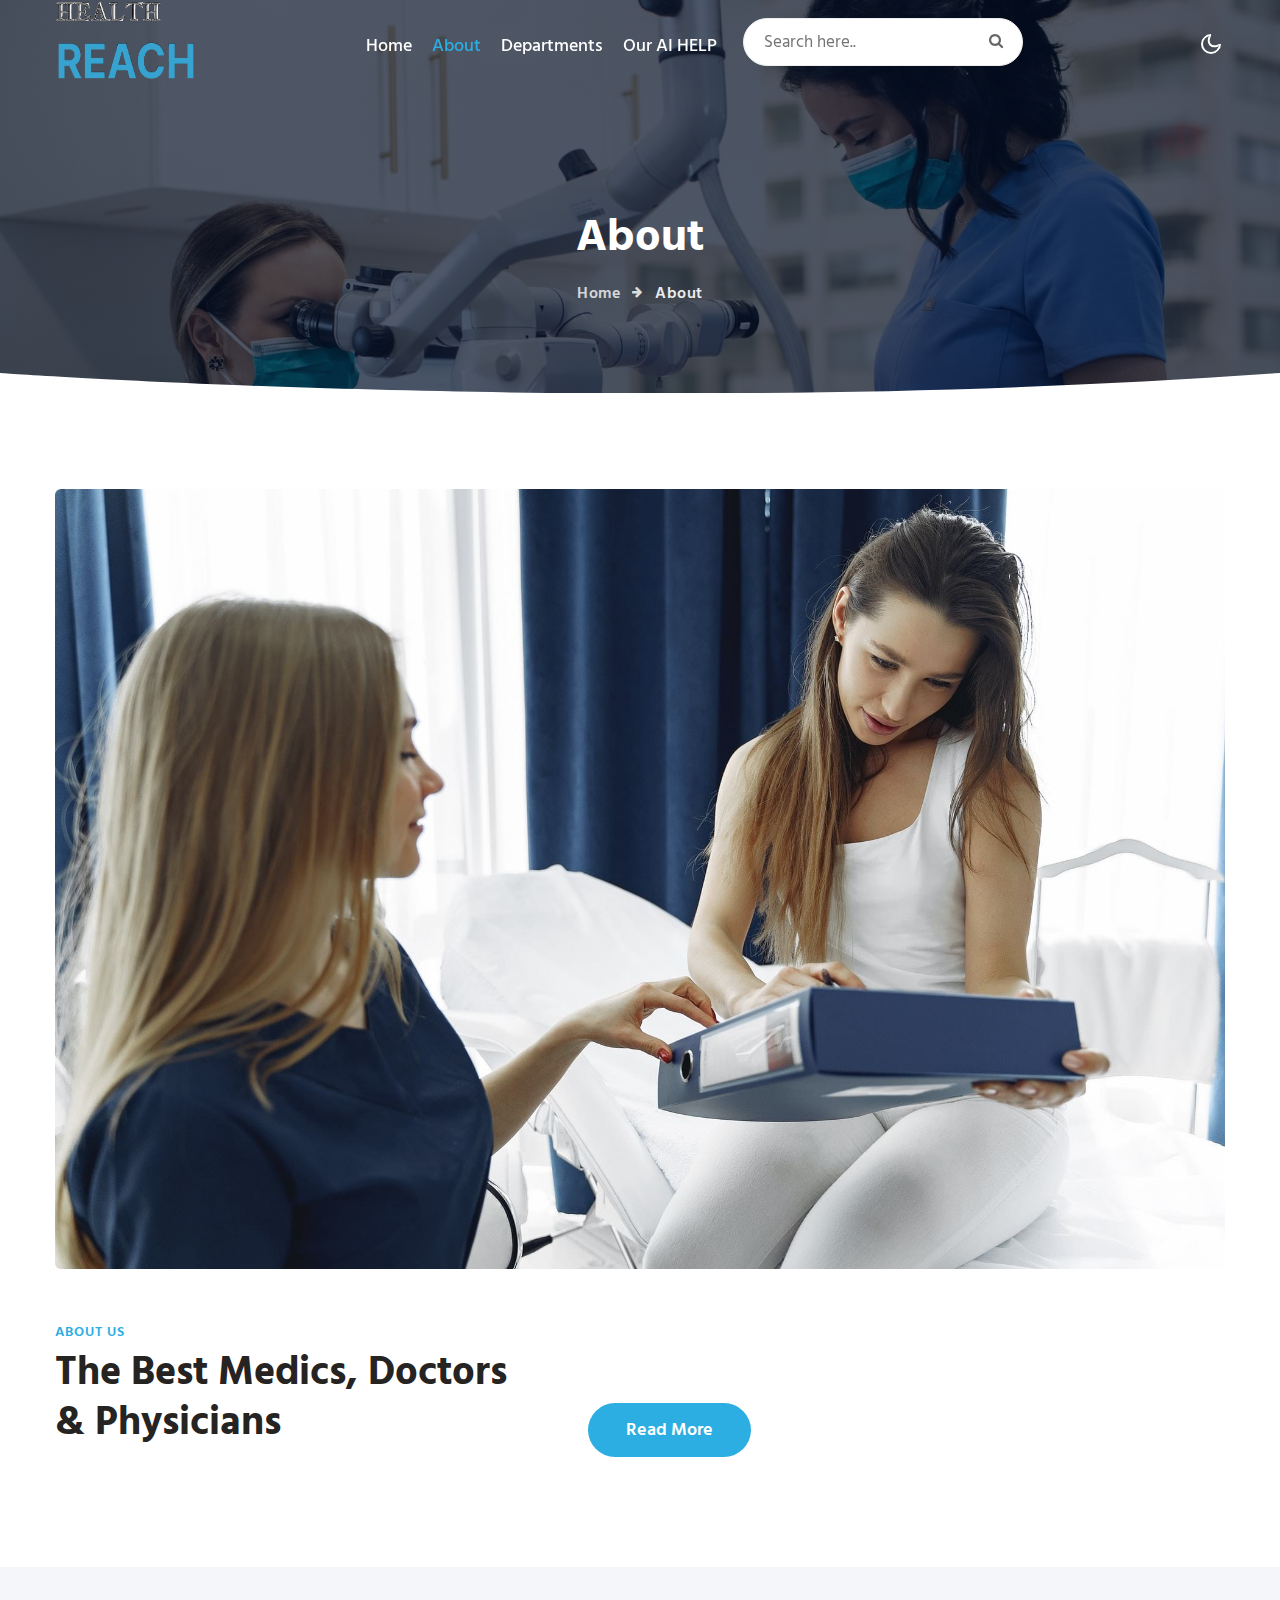
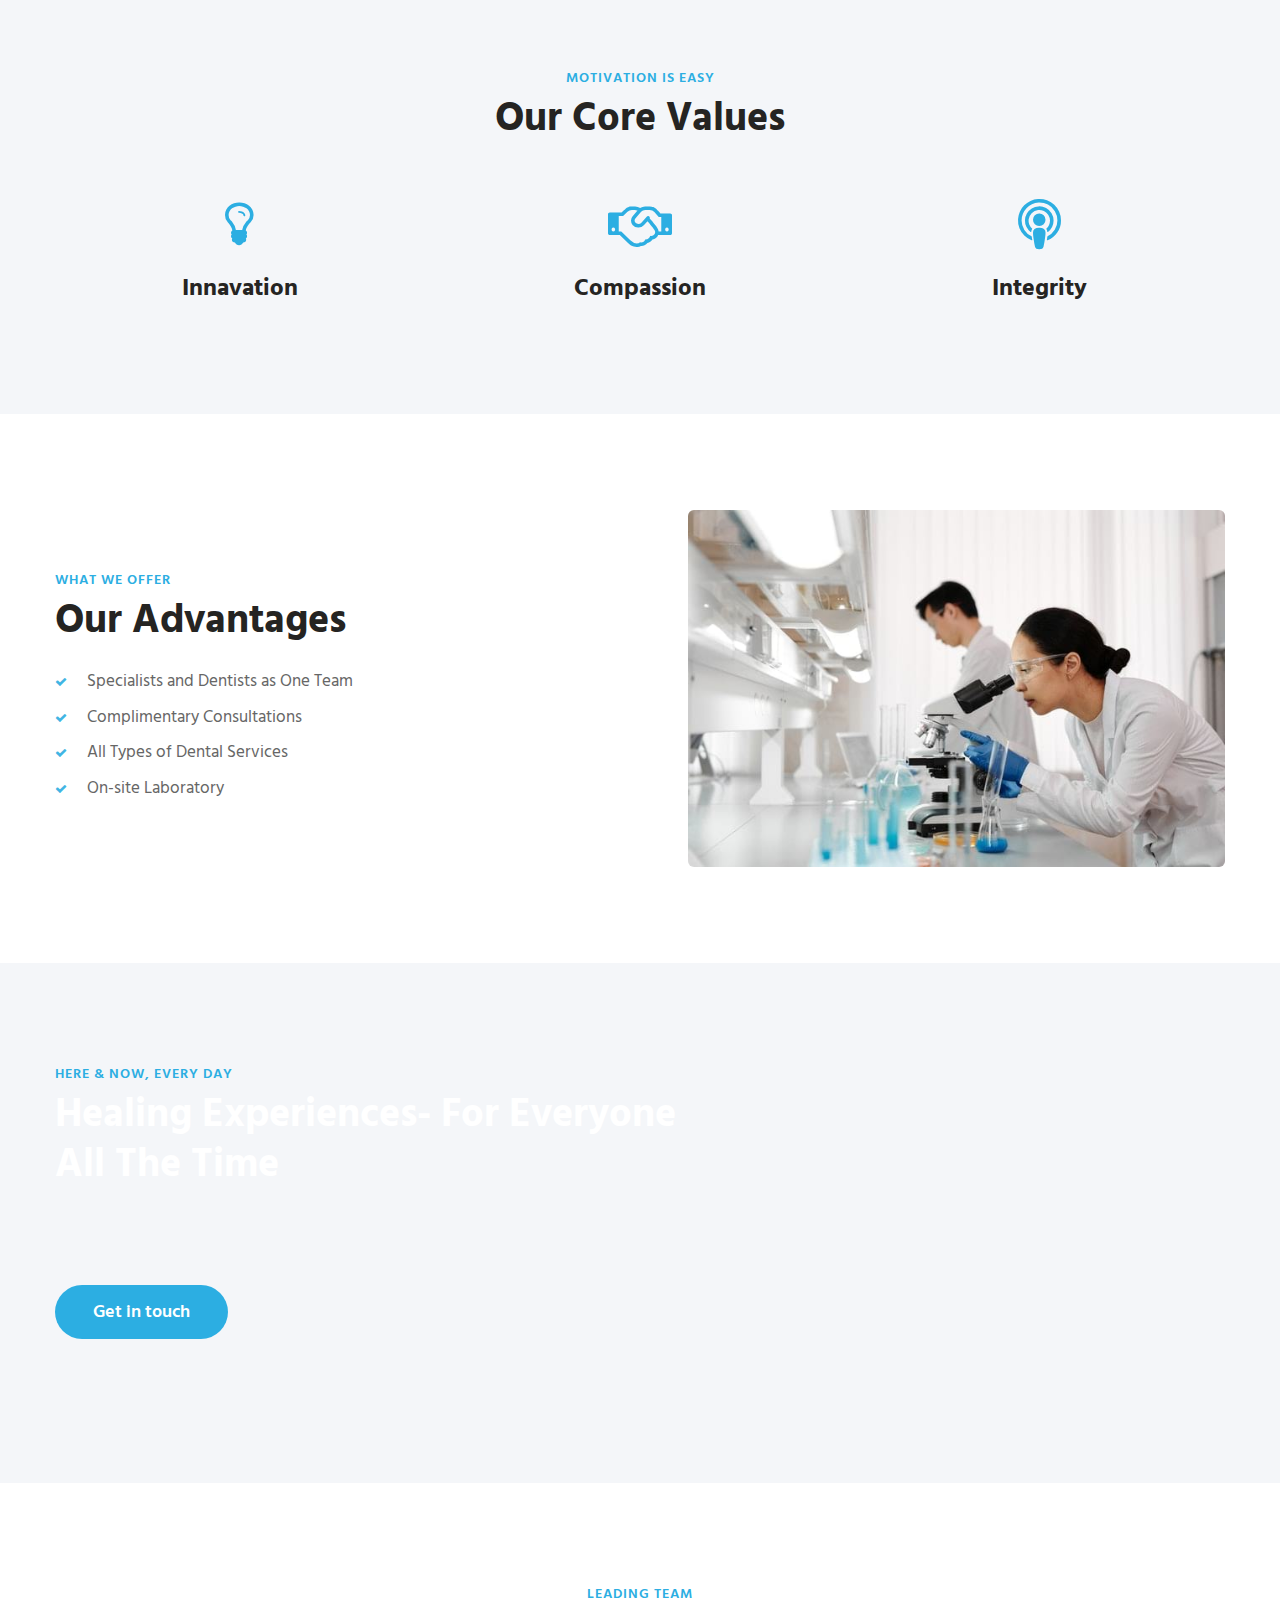
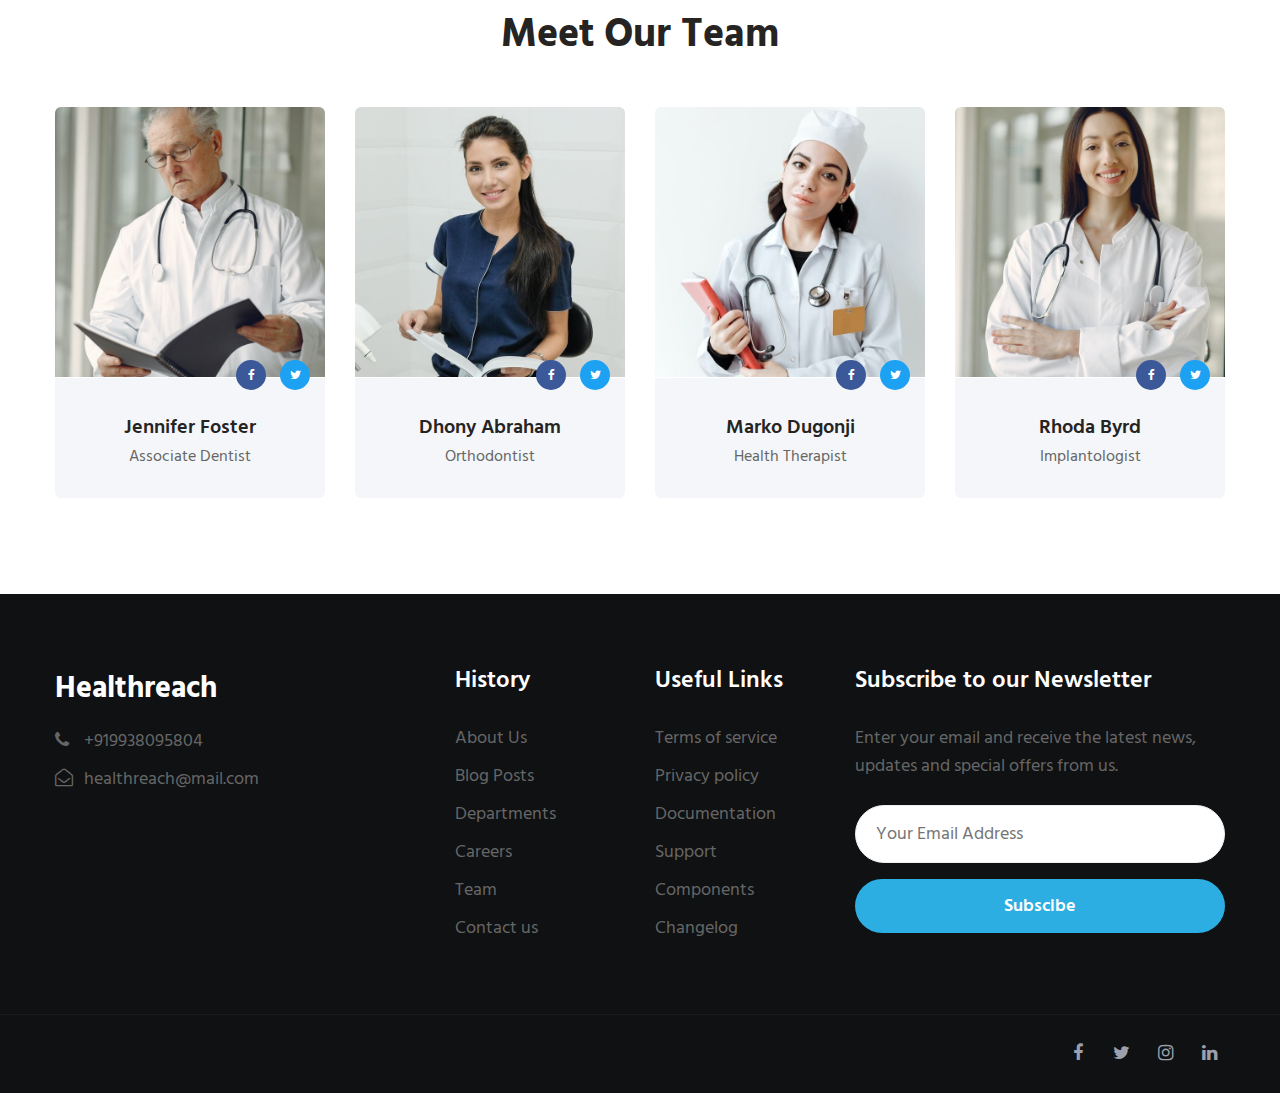
<file: Medick-main/about.html>
<!--
Author: W3layouts
Author URL: http://w3layouts.com
-->
<!doctype html>
<html lang="zxx">

<head>
  <!-- Required meta tags -->
  <meta charset="utf-8">
  <meta name="viewport" content="width=device-width, initial-scale=1, shrink-to-fit=no">
  <meta name="keywords"
    content="Medick Responsive web template, Bootstrap Web Templates, Android Compatible web template, Smartphone Compatible web template, free webdesigns for Nokia, Samsung, LG, SonyEricsson, Motorola web design" />
  <title>Medick Medical Category Bootstrap Responsive Web Template | About :: W3Layouts </title>
  <link href="//fonts.googleapis.com/css2?family=Hind+Siliguri:wght@400;500;600;700&display=swap"
    rel="stylesheet">
  <!-- Template CSS -->
  <link rel="stylesheet" href="assets/css/style-starter.css">
</head>

<body>
  <!--header-->
  <div class="header-w3l">
    <!-- header -->
    <header id="site-header" class="fixed-top">
      <div class="container">
        <nav class="navbar navbar-expand-lg stroke">
          <a class="navbar-brand" href="index2.html">
            <img src="assets/images/Untitled__1_-removebg-preview.png" alt="Your logo" title="Your logo" style="height:80px;" />
        </a>
          <!-- if logo is image enable this   
            <a class="navbar-brand" href="#index.html">
                <img src="image-path" alt="Your logo" title="Your logo" style="height:35px;" />
            </a> -->
          <button class="navbar-toggler  collapsed bg-gradient" type="button" data-toggle="collapse"
            data-target="#navbarTogglerDemo02" aria-controls="navbarTogglerDemo02" aria-expanded="false"
            aria-label="Toggle navigation">
            <span class="navbar-toggler-icon fa icon-expand fa-bars"></span>
            <span class="navbar-toggler-icon fa icon-close fa-times"></span>
            </span>
          </button>

          <div class="collapse navbar-collapse" id="navbarTogglerDemo02">
            <ul class="navbar-nav mx-lg-auto">
              <li class="nav-item">
                <a class="nav-link" href="index2.html">Home</a>
              </li>
              <li class="nav-item active">
                <a class="nav-link" href="about.html">About</a>
              </li>
              <li class="nav-item">
                <a class="nav-link"href="services.html">Departments</a>
              </li>
              
              <li class="nav-item">
                <a class="nav-link" href="http://127.0.0.1:5500/Healthreachybot.html">Our AI HELP</a>
              </li>
              <li class="search-bar ml-lg-3 mr-lg-5 mt-lg-0 mt-4">
                <!--/search-right-->
                <form class="search position-relative">
                  <input type="search" class="search__input" name="search" placeholder="Search here.."
                    onload="equalWidth()" required="">
                  <span class="fa fa-search search__icon"></span>
                </form>

                <!--//search-right-->
              </li>

            </ul>

          </div>
          <!-- toggle switch for light and dark theme -->
          <div class="mobile-position">
            <nav class="navigation">
              <div class="theme-switch-wrapper">
                <label class="theme-switch" for="checkbox">
                  <input type="checkbox" id="checkbox">
                  <div class="mode-container">
                    <i class="gg-sun"></i>
                    <i class="gg-moon"></i>
                  </div>
                </label>
              </div>
            </nav>
          </div>
          <!-- //toggle switch for light and dark theme -->
        </nav>
      </div>
    </header>
    </div>
    <!-- //header -->
    <!--/breadcrumb-bg-->
    <div class="breadcrumb-bg w3l-inner-page-breadcrumb py-5">
      <div class="container pt-lg-5 pt-md-3 p-lg-4 pb-md-3 my-lg-3">
        <h2 class="title pt-5">About</h2>
        <ul class="breadcrumbs-custom-path mt-3 text-center">
          <li><a href="index2.html">Home</a></li>
          <li class="active"><span class="fa fa-arrow-right mx-2" aria-hidden="true"></span> About </li>
        </ul>
      </div>
    </div>
  <!--//breadcrumb-bg-->
  <!-- banner bottom shape -->
  <div class="position-relative">
    <div class="shape overflow-hidden">
      <svg viewBox="0 0 2880 48" fill="none" xmlns="http://www.w3.org/2000/svg">
        <path d="M0 48H1437.5H2880V0H2160C1442.5 52 720 0 720 0H0V48Z" fill="currentColor"></path>
      </svg>
    </div>
  </div>
  <!-- banner bottom shape -->
  <!-- //w3l-inner-page-breadcrumb-->
  <section class="w3l-about-ab" id="about">
    <div class="midd-w3 py-5">
      <div class="container py-lg-5 py-md-4 py-2">
        <div class="imgw3l-ab mb-md-5 mb-3">
          <img src="assets/images/banner2.jpg" alt="" class="radius-image img-fluid">
        </div>
        <div class="row">
          <div class="col-lg-5 left-wthree-img">
            <h6 class="title-subhny">About Us</h6>
            <h3 class="title-w3l mb-4">The Best Medics, Doctors & Physicians</h3>

          </div>
          <div class="col-lg-7 pl-lg-5 align-self">
            <p class="">
            </p>
            <p class="mt-4">
            </p>
            <a href="about.html" class="btn btn-style btn-primary mt-lg-5 mt-4">Read More</a>
          </div>

        </div>
      </div>
    </div>
  </section>
  <!-- /w3l-content-2-->
  <!-- /bottom-grids-->
  <section class="w3l-bottom-grids-6 py-5" id="services1">
    <div class="container py-lg-5 py-md-4 py-2">
      <div class="title-content text-center">
        <h6 class="title-subhny text-center">Motivation is easy</h6>
        <h3 class="title-w3l mb-sm-5 mb-4 pb-sm-o pb-2 text-center">Our Core Values</h3>
      </div>
      <div class="grids-area-hny text-center row mt-lg-4">
        <div class="col-lg-4 col-md-6 grids-feature">
          <div class="area-box icon-blue">
            <span class="fa fa-lightbulb-o"></span>
            <h4><a href="#feature" class="title-head">Innavation</a></h4>
            <p></p>

          </div>
        </div>
        <div class="col-lg-4 col-md-6 grids-feature mt-md-0 mt-4">
          <div class="area-box icon-pink">
            <span class="fa fa-handshake-o"></span>
            <h4><a href="#feature" class="title-head">Compassion</a></h4>
            <p></p>

          </div>
        </div>
        <div class="col-lg-4 col-md-6 grids-feature mt-lg-0 mt-4">
          <div class="area-box icon-yellow">
            <span class="fa fa-podcast"></span>
            <h4><a href="#feature" class="title-head">Integrity</a></h4>
            <p></p>

          </div>
        </div>
      </div>
    </div>
  </section>
  <!-- //bottom-grids-->
  <!-- home page block grids -->
  <section class="w3l-two-servicses py-5" id="services2">
    <div class="container py-lg-5 py-md-4 py-2">
     
      <div class="row bottom-ab-grids">
        <div class="col-lg-6 bottom-ab-left align-self">
          <h6 class="title-subhny">What We Offer</h6>
          <h3 class="title-w3l mb-4">Our Advantages</h3>
          <p class=""> </p>
          <ul class="w3l-right-book mt-4">
            <li><span class="fa fa-check"></span> Specialists and Dentists as One Team</li>
            <li><span class="fa fa-check"></span> Complimentary Consultations</li>
            <li><span class="fa fa-check"></span> All Types of Dental Services</li>
            <li><span class="fa fa-check"></span> On-site Laboratory</li>
          </ul>
        </div>
        <div class="col-lg-6 bottom-right-grids pl-lg-5 mt-lg-0 mt-5">
          <img src="assets/images/g4.jpg" alt="" class="radius-image img-fluid">
        </div>
      </div>
    </div>
  </section>
  <!-- //home page block grids -->
  <!-- /w3l-content-5-->
  <section class="w3l-content-5 py-5">
    <div class="content-4-main py-lg-5 py-md-4">
      <div class="container pb-5">
        <div class="title-content text-left">
          <h6 class="title-subhny">Here & Now, Every Day</h6>
          <h3 class="title-w3l two mb-sm-5 mb-4">Healing Experiences- For Everyone <br> All The Time</h3>
        </div>
        <div class="content-info-in row">
          <div class="content-left col-lg-6">
            <p class=""> </p>
            <a href="#discover" class="btn btn-style btn-primary mt-md-5 mt-4">Get in touch</a>
          </div>
          <div class="content-right col-lg-6 mt-lg-0 mt-5">
            <p></p>
          </div>
        </div>
      </div>
    </div>
  </section>
  <!-- /w3l-content-5-->
  <!--/team-sec-->
  <section class="w3l-team">
    <div class="team py-5">
      <div class="container py-lg-5 py-md-4">
        <div class="title-content text-center">
          <h6 class="title-subhny text-center">Leading Team</h6>
          <h3 class="title-w3l mb-sm-3 text-center">Meet Our Team</h3>
        </div>
        <div class="row team-row">
          <div class="col-lg-3 col-6 team-wrap mt-4 pt-lg-2">
            <div class="team-info">
              <div class="column position-relative img-circle">
                <a href="#url"><img src="assets/images/team1.jpg" alt="" class="img-fluid" /></a>
              </div>
              <div class="column-btm">
                <h3 class="name-pos"><a href="#url">Jennifer Foster
                </a></h3>
                <p>Associate Dentist</p>
                <div class="social">
                  <a href="#facebook" class="facebook"><span class="fa fa-facebook" aria-hidden="true"></span></a>
                  <a href="#twitter" class="twitter"><span class="fa fa-twitter" aria-hidden="true"></span></a>
                </div>
              </div>
            </div>
          </div>
          <!-- end team member -->


          <div class="col-lg-3 col-6 team-wrap mt-4 pt-lg-2">
            <div class="team-info">
              <div class="column position-relative img-circle">
                <a href="#url"><img src="assets/images/team2.jpg" alt="" class="img-fluid" /></a>
              </div>
              <div class="column-btm">
                <h3 class="name-pos"><a href="#url">Dhony Abraham</a></h3>
                <p>Orthodontist</p>
                <div class="social">
                  <a href="#facebook" class="facebook"><span class="fa fa-facebook" aria-hidden="true"></span></a>
                  <a href="#twitter" class="twitter"><span class="fa fa-twitter" aria-hidden="true"></span></a>
                </div>
              </div>
            </div>

          </div>
          <!-- end team member -->

          <div class="col-lg-3 col-6 team-wrap mt-4 pt-lg-2">

            <div class="team-info">
              <div class="column position-relative img-circle">
                <a href="#url"><img src="assets/images/team3.jpg" alt="" class="img-fluid" /></a>
              </div>
              <div class="column-btm">
                <h3 class="name-pos"><a href="#url">Marko Dugonji</a></h3>
                <p>Health Therapist</p>
                <div class="social">
                  <a href="#facebook" class="facebook"><span class="fa fa-facebook" aria-hidden="true"></span></a>
                  <a href="#twitter" class="twitter"><span class="fa fa-twitter" aria-hidden="true"></span></a>
                </div>
              </div>
            </div>
          </div>
          <div class="col-lg-3 col-6 team-wrap mt-4 pt-lg-2">
            <div class="team-info">
              <div class="column position-relative img-circle">
                <a href="#url"><img src="assets/images/team4.jpg" alt="" class="img-fluid" /></a>
              </div>
              <div class="column-btm">
                <h3 class="name-pos"><a href="#url">Rhoda Byrd</a></h3>
                <p>Implantologist</p>
                <div class="social">
                  <a href="#facebook" class="facebook"><span class="fa fa-facebook" aria-hidden="true"></span></a>
                  <a href="#twitter" class="twitter"><span class="fa fa-twitter" aria-hidden="true"></span></a>
                </div>
              </div>
            </div>
          </div>
          <!-- end team member -->
        </div>
      </div>
    </div>
  </section>
  <!--//team-sec-->
  
  <!-- footer -->
  <section class="w3l-footer-29-main">
    <div class="footer-29 py-5">
      <div class="container py-lg-4">
        <div class="row footer-top-29">
          <div class="col-lg-4 col-md-6 col-sm-7 footer-list-29 footer-1 pr-lg-5">
            <div class="footer-logo mb-3">
              <a class="navbar-brand" href="index.html">Healthreach</a>
            </div>
            <p></p>
            <ul class="mt-3">
              <li><a href="tel:+(21) 255 999 8888"><span class="fa fa-phone"></span> +919938095804</a></li>
              <li><a href="mailto:medick@mail.com" class="mail"><span class="fa fa-envelope-open-o"></span>
                  healthreach@mail.com</a></li>
            </ul>
          </div>
          <div class="col-lg-2 col-md-6 col-sm-5 col-6 footer-list-29 footer-2 mt-sm-0 mt-5">

            <ul>
              <h6 class="footer-title-29">History</h6>
              <li><a href="about.html">About Us</a></li>
              <li><a href="blog.html"> Blog Posts</a></li>
              <li><a href="services.html">Departments</a></li>
              <li><a href="#careers"> Careers</a></li>
              <li><a href="about.html">Team</a></li>
              <li><a href="contact.html">Contact us</a></li>
            </ul>
          </div>
          <div class="col-lg-2 col-md-6 col-sm-5 col-6 footer-list-29 footer-3 mt-lg-0 mt-5">
            <h6 class="footer-title-29">Useful Links</h6>
            <ul>
              <li><a href="#terms">Terms of service</a></li>
              <li><a href="#privacy"> Privacy policy</a></li>
              <li><a href="#doc"> Documentation</a></li>
              <li><a href="#support"> Support</a></li>
              <li><a href="#components"> Components</a></li>
              <li><a href="#changelog"> Changelog</a></li>
            </ul>

          </div>
          <div class="col-lg-4 col-md-6 col-sm-7 footer-list-29 footer-4 mt-lg-0 mt-5">
            <h6 class="footer-title-29">Subscribe to our Newsletter </h6>
            <p>Enter your email and receive the latest news, updates and special offers from us.</p>

            <form action="#" class="subscribe" method="post">
              <input type="email" name="email" placeholder="Your Email Address" required="">
              <button class="btn btn-style btn-primary w-100 mt-3">Subscibe</button>
            </form>
          </div>
        </div>
      </div>
    </div>
  </section>
  <!-- //footer -->

  <!-- copyright -->
  <section class="w3l-copyright">
    <div class="container">
      <div class="row bottom-copies">
        <p class="col-lg-8 copy-footer-29"> <a
            href="https://w3layouts.com/" target="_blank">
            </a></p>

        <div class="col-lg-4 main-social-footer-29">
          <a href="#facebook" class="facebook"><span class="fa fa-facebook"></span></a>
          <a href="#twitter" class="twitter"><span class="fa fa-twitter"></span></a>
          <a href="#instagram" class="instagram"><span class="fa fa-instagram"></span></a>
          <a href="#linkedin" class="linkedin"><span class="fa fa-linkedin"></span></a>
        </div>

      </div>
    </div>

    <!-- move top -->
    <button onclick="topFunction()" id="movetop" title="Go to top">
      &#10548;
    </button>
    <script>
      // When the user scrolls down 20px from the top of the document, show the button
      window.onscroll = function () {
        scrollFunction()
      };

      function scrollFunction() {
        if (document.body.scrollTop > 20 || document.documentElement.scrollTop > 20) {
          document.getElementById("movetop").style.display = "block";
        } else {
          document.getElementById("movetop").style.display = "none";
        }
      }

      // When the user clicks on the button, scroll to the top of the document
      function topFunction() {
        document.body.scrollTop = 0;
        document.documentElement.scrollTop = 0;
      }
    </script>
    <!-- /move top -->
  </section>
  <!-- //copyright -->
  <!--//footer-->
  <!-- Template JavaScript -->
  <script src="assets/js/jquery-3.3.1.min.js"></script>
  <script src="assets/js/theme-change.js"></script>

  <!-- disable body scroll which navbar is in active -->
  <script>
    $(function () {
      $('.navbar-toggler').click(function () {
        $('body').toggleClass('noscroll');
      })
    });
  </script>
  <!-- disable body scroll which navbar is in active -->

  <!--/MENU-JS-->
  <script>
    $(window).on("scroll", function () {
      var scroll = $(window).scrollTop();

      if (scroll >= 80) {
        $("#site-header").addClass("nav-fixed");
      } else {
        $("#site-header").removeClass("nav-fixed");
      }
    });

    //Main navigation Active Class Add Remove
    $(".navbar-toggler").on("click", function () {
      $("header").toggleClass("active");
    });
    $(document).on("ready", function () {
      if ($(window).width() > 991) {
        $("header").removeClass("active");
      }
      $(window).on("resize", function () {
        if ($(window).width() > 991) {
          $("header").removeClass("active");
        }
      });
    });
  </script>
  <!--//MENU-JS-->


  <script src="assets/js/bootstrap.min.js"></script>

</body>

</html>
</file>
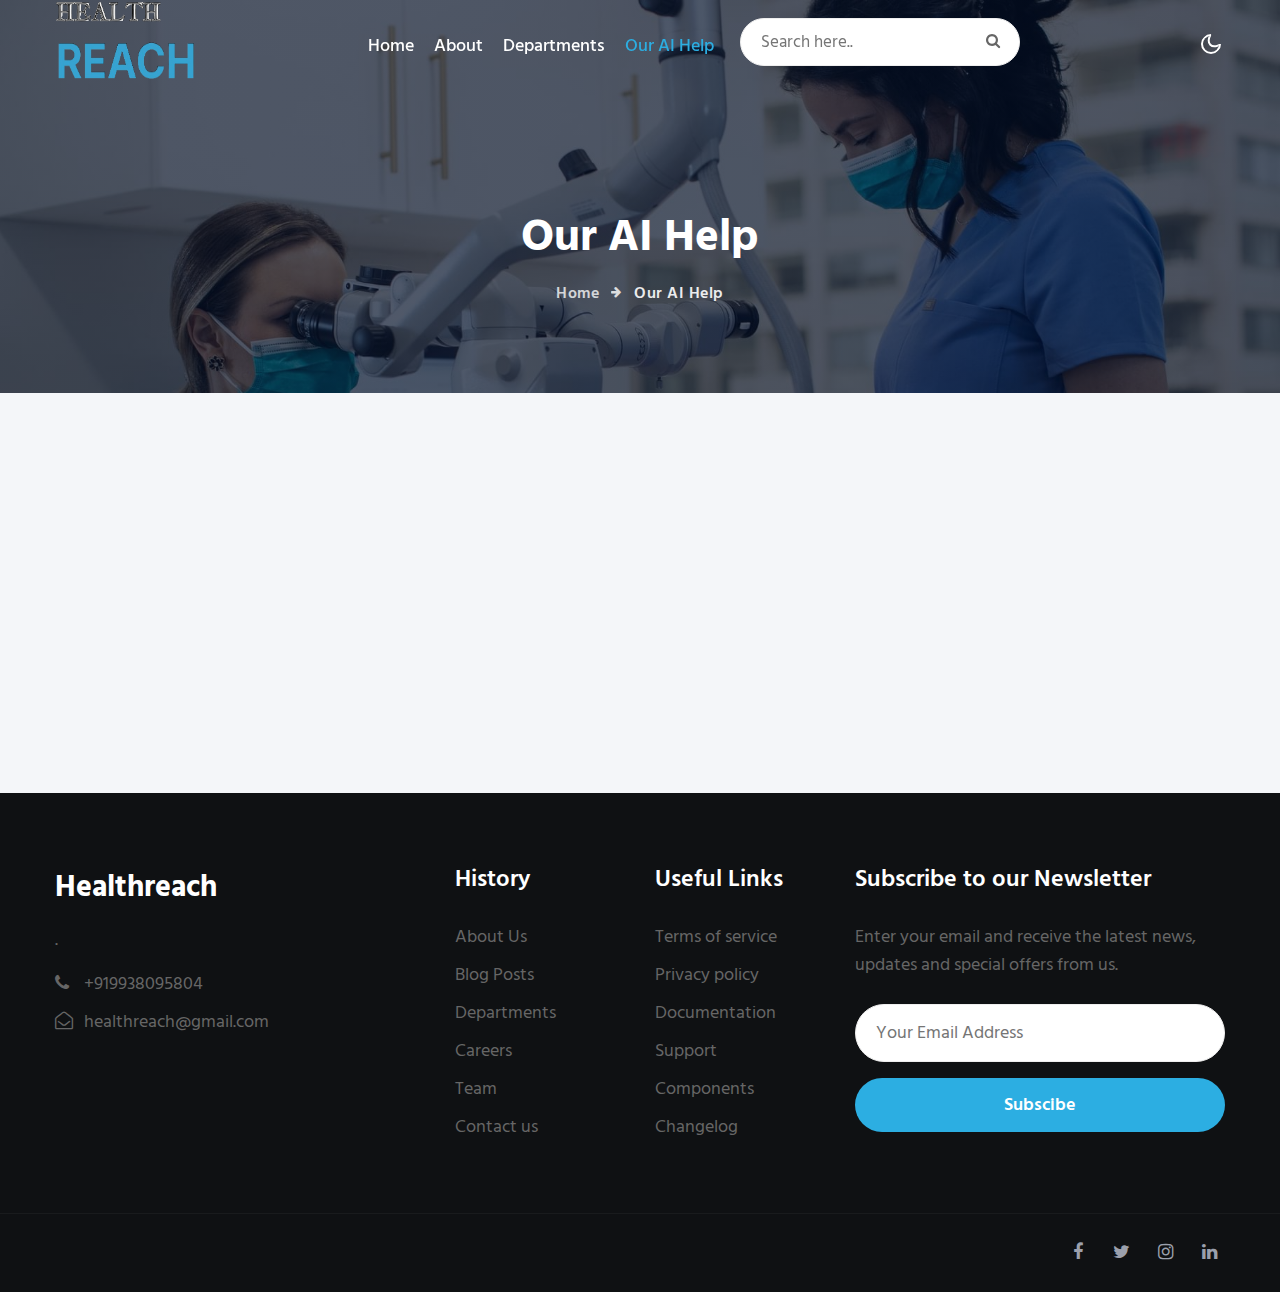
<file: Medick-main/Healthreachybot.html>
<!--
Author: W3layouts
Author URL: http://w3layouts.com
-->
<!doctype html>
<html lang="zxx">

<head>
  <!-- Required meta tags -->
  <meta charset="utf-8">
  <meta name="viewport" content="width=device-width, initial-scale=1, shrink-to-fit=no">
  <meta name="keywords"
    content="Medick Responsive web template, Bootstrap Web Templates, Android Compatible web template, Smartphone Compatible web template, free webdesigns for Nokia, Samsung, LG, SonyEricsson, Motorola web design" />
  <title>Health Reach</title>
  <link href="//fonts.googleapis.com/css2?family=Hind+Siliguri:wght@400;500;600;700&display=swap"
    rel="stylesheet">
  <!-- Template CSS -->
  <link rel="stylesheet" href="assets/css/style-starter.css">
</head>

<body>
  <!--header-->
  <div class="header-w3l">
    <!-- header -->
    <header id="site-header" class="fixed-top">
      <div class="container">
        <nav class="navbar navbar-expand-lg stroke">
          <a class="navbar-brand" href="index2.html">
            <img src="assets/images/Untitled__1_-removebg-preview.png" alt="Your logo" title="Your logo" style="height:80px;" />
        </a>
          <!-- if logo is image enable this   
            <a class="navbar-brand" href="#index.html">
                <img src="image-path" alt="Your logo" title="Your logo" style="height:35px;" />
            </a> -->
          <button class="navbar-toggler  collapsed bg-gradient" type="button" data-toggle="collapse"
            data-target="#navbarTogglerDemo02" aria-controls="navbarTogglerDemo02" aria-expanded="false"
            aria-label="Toggle navigation">
            <span class="navbar-toggler-icon fa icon-expand fa-bars"></span>
            <span class="navbar-toggler-icon fa icon-close fa-times"></span>
            </span>
          </button>

          <div class="collapse navbar-collapse" id="navbarTogglerDemo02">
            <ul class="navbar-nav mx-lg-auto">
              <li class="nav-item">
                <a class="nav-link" href="index2.html">Home</a>
              </li>
              <li class="nav-item">
                <a class="nav-link" href="about.html">About</a>
              </li>
              <li class="nav-item">
                <a class="nav-link"href="services.html">Departments</a>
              </li>
             
              <li class="nav-item active">
                <a class="nav-link" href="http://127.0.0.1:5501/Healthreachybot.html">Our AI Help </a>
              </li>
              <li class="search-bar ml-lg-3 mr-lg-5 mt-lg-0 mt-4">
                <!--/search-right-->
                <form class="search position-relative">
                  <input type="search" class="search__input" name="search" placeholder="Search here.."
                    onload="equalWidth()" required="">
                  <span class="fa fa-search search__icon"></span>
                </form>

                <!--//search-right-->
              </li>

            </ul>

          </div>
          <!-- toggle switch for light and dark theme -->
          <div class="mobile-position">
            <nav class="navigation">
              <div class="theme-switch-wrapper">
                <label class="theme-switch" for="checkbox">
                  <input type="checkbox" id="checkbox">
                  <div class="mode-container">
                    <i class="gg-sun"></i>
                    <i class="gg-moon"></i>
                  </div>
                </label>
              </div>
            </nav>
          </div>
          <!-- //toggle switch for light and dark theme -->
        </nav>
      </div>
    </header>
    </div>
    <!-- //header -->
    <!--/breadcrumb-bg-->
    <div class="breadcrumb-bg py-5  w3l-inner-page-breadcrumb">
      <div class="container pt-lg-5 pt-md-3 p-lg-4 pb-md-3 my-lg-3">
        <h2 class="title pt-5">Our AI Help</h2>
        <ul class="breadcrumbs-custom-path mt-3 text-center">
          <li><a href="index2.html">Home</a></li>
          <li class="active"><span class="fa fa-arrow-right mx-2" aria-hidden="true"></span> Our AI Help </li>
        </ul>
      </div>
    </div>

  <!--//breadcrumb-bg-->
  <!-- banner bottom shape -->
  <script src="https://cdn.botframework.com/botframework-webchat/latest/webchat.js"></script>
<style>
/* Additional styling for the webchat container */
#webchat {
height: 100%;
width: 100%;
margin: 0;
padding: 0;
}
</style>
</head>
<body>
  <div id="webchat" role="main"></div>
  <script>
      const webChatSecret = "N1N7oZ9Zh2c.SOGPNEtYju4Qy_Q6o2k78z2Vmq_dkFBfXLvqkzKy7yY";
      window.WebChat.renderWebChat(
          {
              directLine: window.WebChat.createDirectLine({ token: webChatSecret }),
              userID: 'YOUR_USER_ID',
              username: 'YOUR_USERNAME',
              locale: 'en-US',
              styleOptions: {
                  bubbleBackground: '#F4F4F4',
                  bubbleFromUserBackground: '#F4F4F4'
              }
          },
          document.getElementById('webchat')
      );
  </script>
  <!-- /map-->
  <div class="map-iframe">
    <iframe
      src="https://www.google.com/maps/embed?pb=!1m18!1m12!1m3!1d317718.69319292053!2d-0.3817765050863085!3d51.528307984912544!2m3!1f0!2f0!3f0!3m2!1i1024!2i768!4f13.1!3m3!1m2!1s0x47d8a00baf21de75%3A0x52963a5addd52a99!2sLondon%2C+UK!5e0!3m2!1sen!2spl!4v1562654563739!5m2!1sen!2spl"
      width="100%" height="400" frameborder="0" style="border: 0px;" allowfullscreen=""></iframe>
  </div>
  <!-- //map-->
  <!-- /contact -->
  <!-- footer -->
  <section class="w3l-footer-29-main">
    <div class="footer-29 py-5">
      <div class="container py-lg-4">
        <div class="row footer-top-29">
          <div class="col-lg-4 col-md-6 col-sm-7 footer-list-29 footer-1 pr-lg-5">
            <div class="footer-logo mb-3">
              <a class="navbar-brand" href="index.html">Healthreach</a>
            </div>
            <p>.</p>
            <ul class="mt-3">
              <li><a href="tel:+919938095804"><span class="fa fa-phone"></span> +919938095804</a></li>
              <li><a href="mailto:healthreach@gmail.com" class="mail"><span class="fa fa-envelope-open-o"></span>
                  healthreach@gmail.com</a></li>
            </ul>
          </div>
          <div class="col-lg-2 col-md-6 col-sm-5 col-6 footer-list-29 footer-2 mt-sm-0 mt-5">

            <ul>
              <h6 class="footer-title-29">History</h6>
              <li><a href="about.html">About Us</a></li>
              <li><a href="blog.html"> Blog Posts</a></li>
              <li><a href="services.html">Departments</a></li>
              <li><a href="#careers"> Careers</a></li>
              <li><a href="about.html">Team</a></li>
              <li><a href="contact.html">Contact us</a></li>
            </ul>
          </div>
          <div class="col-lg-2 col-md-6 col-sm-5 col-6 footer-list-29 footer-3 mt-lg-0 mt-5">
            <h6 class="footer-title-29">Useful Links</h6>
            <ul>
              <li><a href="#terms">Terms of service</a></li>
              <li><a href="#privacy"> Privacy policy</a></li>
              <li><a href="#doc"> Documentation</a></li>
              <li><a href="#support"> Support</a></li>
              <li><a href="#components"> Components</a></li>
              <li><a href="#changelog"> Changelog</a></li>
            </ul>

          </div>
          <div class="col-lg-4 col-md-6 col-sm-7 footer-list-29 footer-4 mt-lg-0 mt-5">
            <h6 class="footer-title-29">Subscribe to our Newsletter </h6>
            <p>Enter your email and receive the latest news, updates and special offers from us.</p>

            <form action="#" class="subscribe" method="post">
              <input type="email" name="email" placeholder="Your Email Address" required="">
              <button class="btn btn-style btn-primary w-100 mt-3">Subscibe</button>
            </form>
          </div>
        </div>
      </div>
    </div>
  </section>
  <!-- //footer -->

  <!-- copyright -->
  <section class="w3l-copyright">
    <div class="container">
      <div class="row bottom-copies">
        <p class="col-lg-8 copy-footer-29"> <a
            href="https://w3layouts.com/" target="_blank">
            </a></p>

        <div class="col-lg-4 main-social-footer-29">
          <a href="#facebook" class="facebook"><span class="fa fa-facebook"></span></a>
          <a href="#twitter" class="twitter"><span class="fa fa-twitter"></span></a>
          <a href="#instagram" class="instagram"><span class="fa fa-instagram"></span></a>
          <a href="#linkedin" class="linkedin"><span class="fa fa-linkedin"></span></a>
        </div>

      </div>
    </div>

    <!-- move top -->
    <button onclick="topFunction()" id="movetop" title="Go to top">
      &#10548;
    </button>
    <script>
      // When the user scrolls down 20px from the top of the document, show the button
      window.onscroll = function () {
        scrollFunction()
      };

      function scrollFunction() {
        if (document.body.scrollTop > 20 || document.documentElement.scrollTop > 20) {
          document.getElementById("movetop").style.display = "block";
        } else {
          document.getElementById("movetop").style.display = "none";
        }
      }

      // When the user clicks on the button, scroll to the top of the document
      function topFunction() {
        document.body.scrollTop = 0;
        document.documentElement.scrollTop = 0;
      }
    </script>
    <!-- /move top -->
  </section>
  <!-- //copyright -->
  <!--//footer-->
  <!-- Template JavaScript -->
  <script src="assets/js/jquery-3.3.1.min.js"></script>
  <script src="assets/js/theme-change.js"></script>

  <!-- disable body scroll which navbar is in active -->
  <script>
    $(function () {
      $('.navbar-toggler').click(function () {
        $('body').toggleClass('noscroll');
      })
    });
  </script>
  <!-- disable body scroll which navbar is in active -->

  <!--/MENU-JS-->
  <script>
    $(window).on("scroll", function () {
      var scroll = $(window).scrollTop();

      if (scroll >= 80) {
        $("#site-header").addClass("nav-fixed");
      } else {
        $("#site-header").removeClass("nav-fixed");
      }
    });

    //Main navigation Active Class Add Remove
    $(".navbar-toggler").on("click", function () {
      $("header").toggleClass("active");
    });
    $(document).on("ready", function () {
      if ($(window).width() > 991) {
        $("header").removeClass("active");
      }
      $(window).on("resize", function () {
        if ($(window).width() > 991) {
          $("header").removeClass("active");
        }
      });
    });
  </script>
  <!--//MENU-JS-->


  <script src="assets/js/bootstrap.min.js"></script>

</body>

</html>
</file>
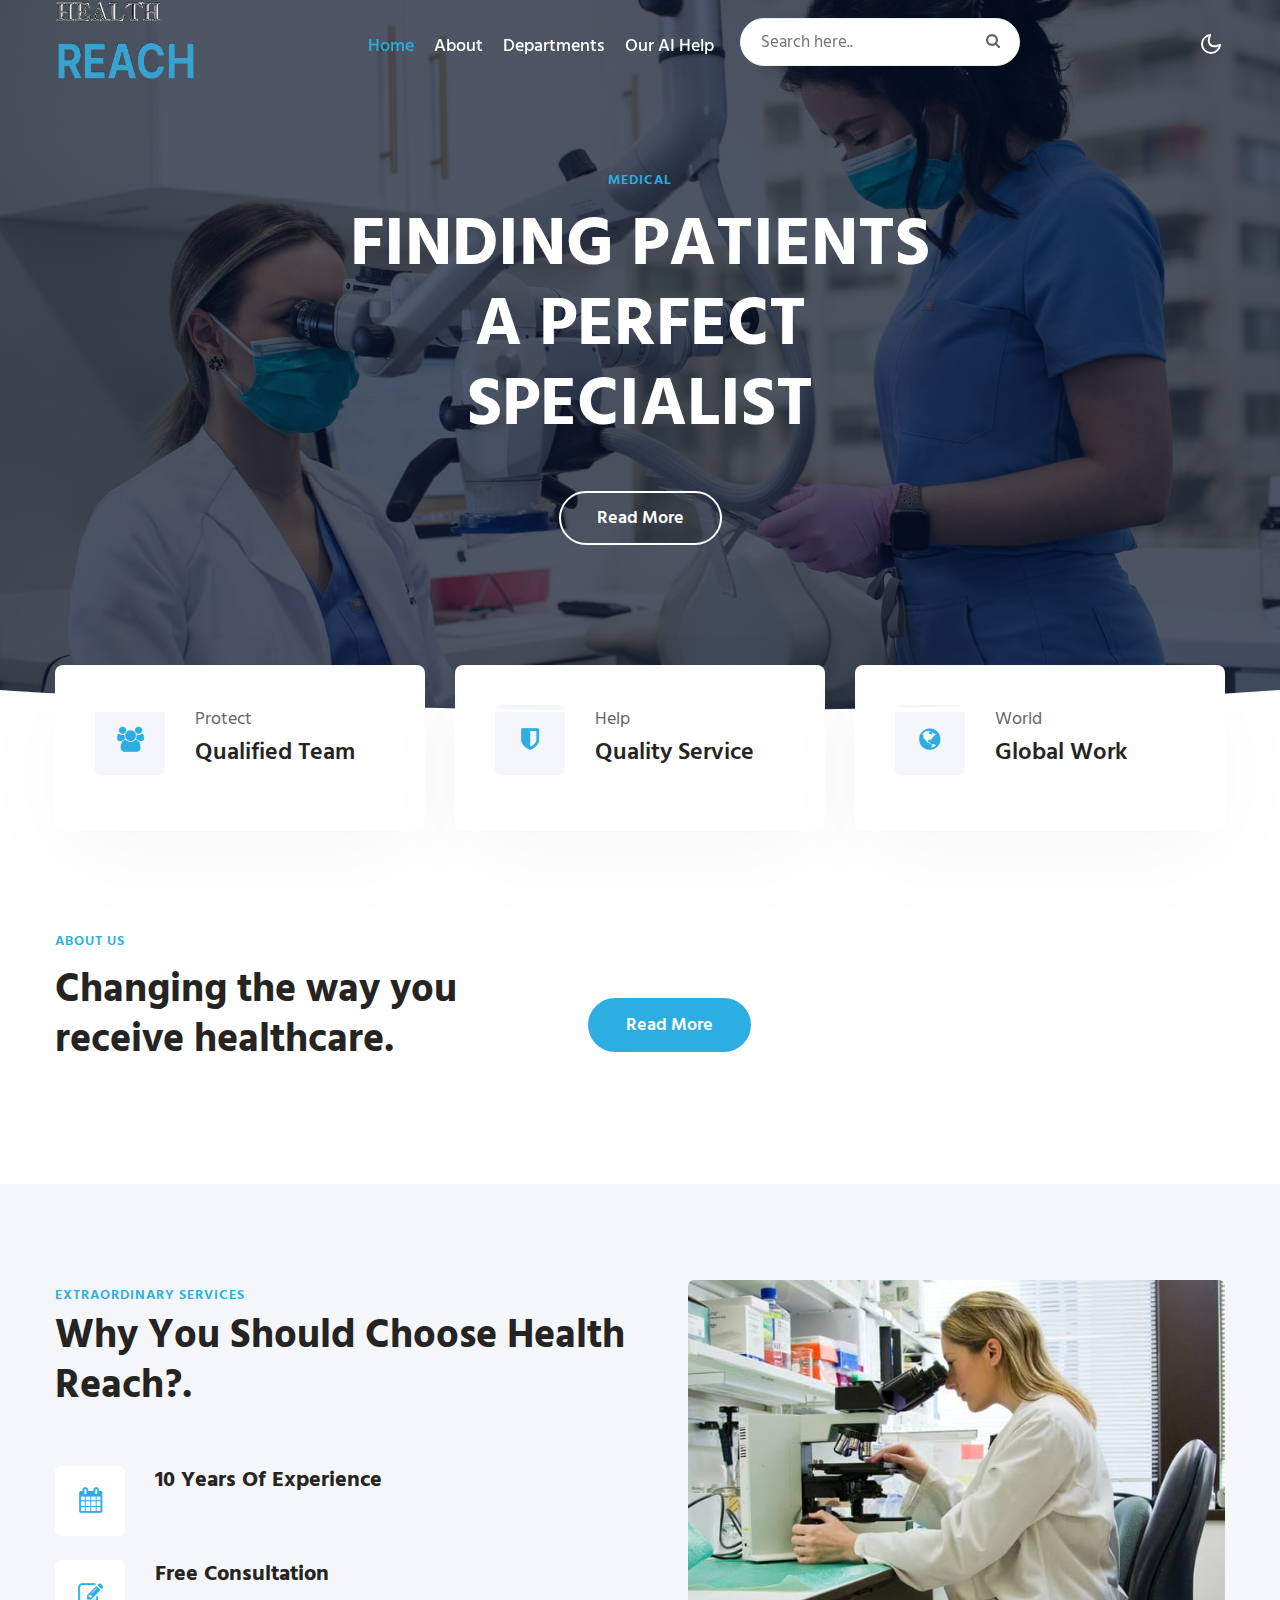
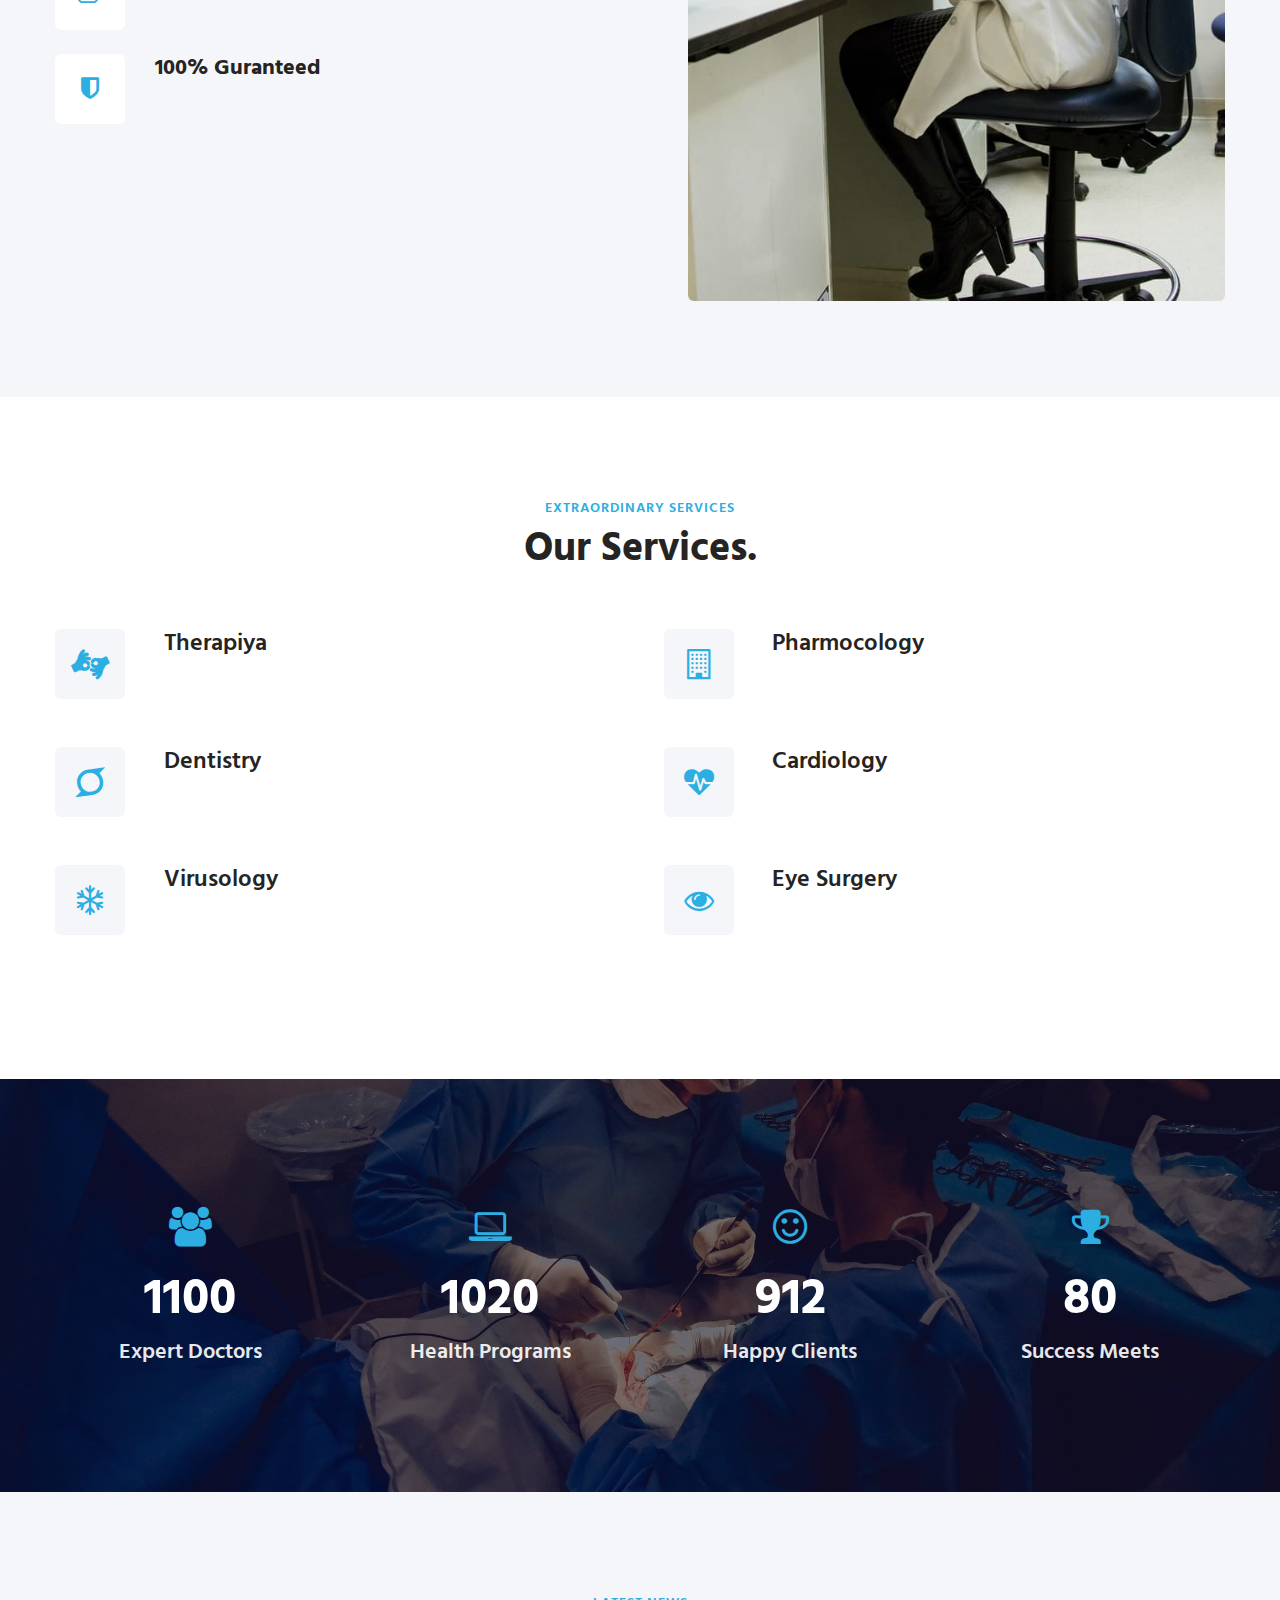
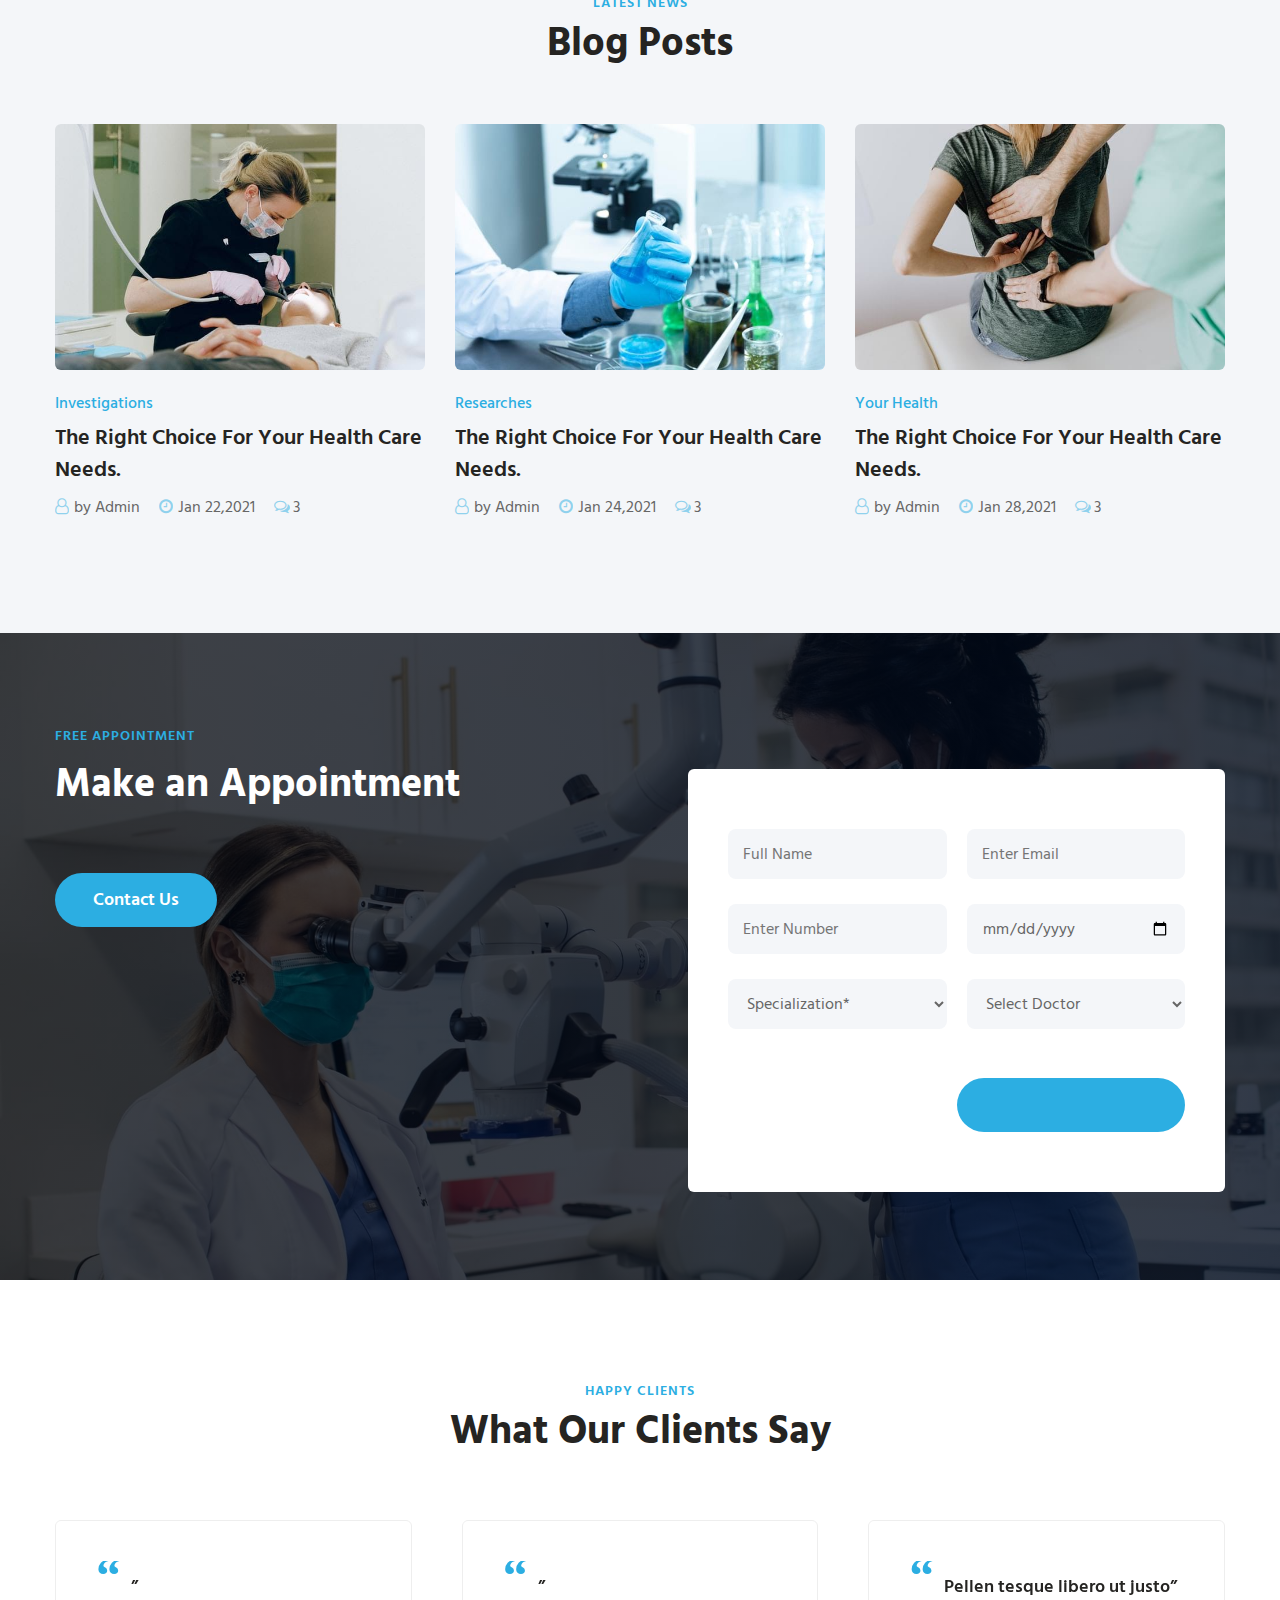
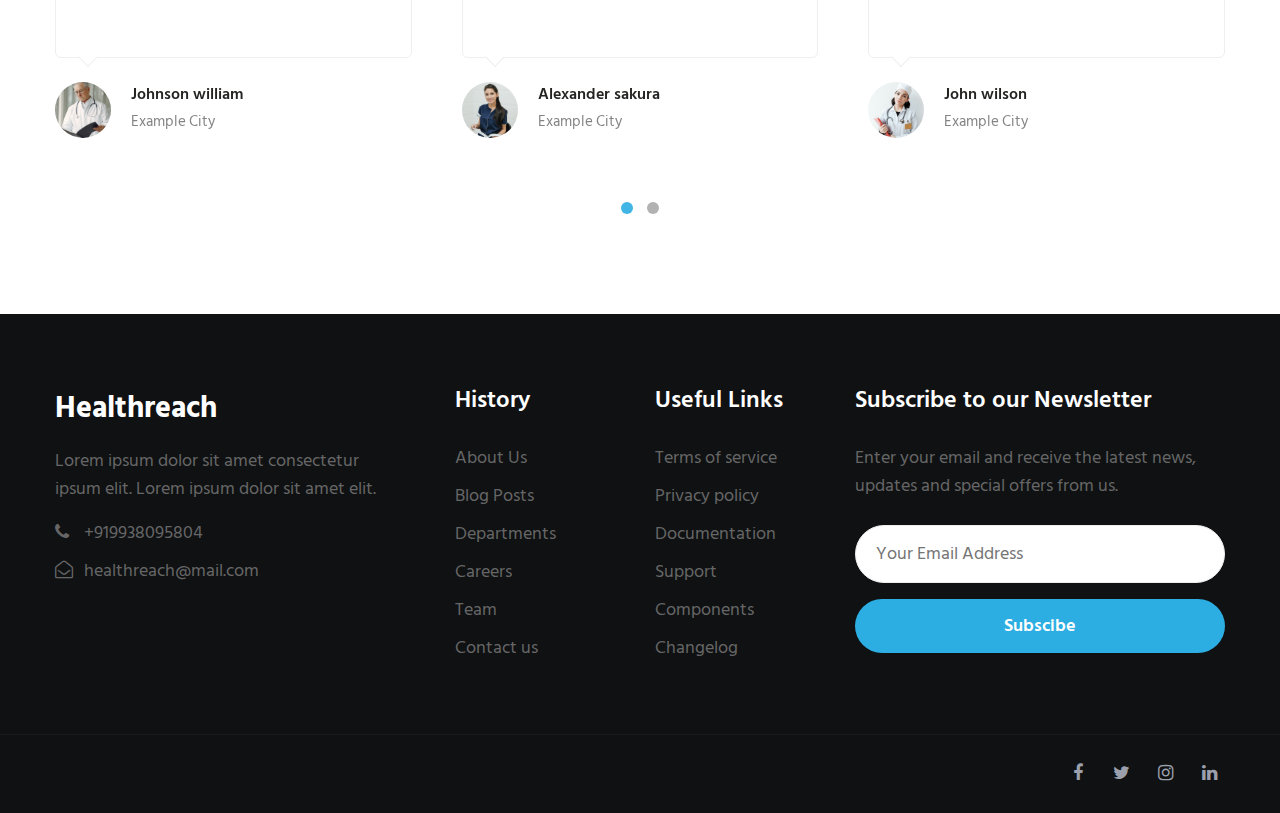
<file: Medick-main/index2.html>
<!--
Author: W3layouts
Author URL: http://w3layouts.com
-->
<!doctype html>
<html lang="zxx">

<head>
  <!-- Required meta tags -->
  <meta charset="utf-8">
  <meta name="viewport" content="width=device-width, initial-scale=1, shrink-to-fit=no">
  <meta name="keywords"
    content="Medick Responsive web template, Bootstrap Web Templates, Android Compatible web template, Smartphone Compatible web template, free webdesigns for Nokia, Samsung, LG, SonyEricsson, Motorola web design" />
  <title>Health Reach </title>
  <link href="//fonts.googleapis.com/css2?family=Hind+Siliguri:wght@400;500;600;700&display=swap"
    rel="stylesheet">
  <!-- Template CSS -->
  <link rel="stylesheet" href="assets/css/style-starter.css">
</head>

<body>
  <div class="header-w3l">
  <!--header-->
  <header id="site-header" class="header-w3l fixed-top">
    <div class="container">
      <nav class="navbar navbar-expand-lg stroke">
        <a class="navbar-brand" href="index.html">
          <img src="assets/images/Untitled__1_-removebg-preview.png" alt="Your logo" title="Your logo" style="height:80px;" />
      </a>
        <!-- if logo is image enable this   
            <a class="navbar-brand" href="#index.html">
                <img src="image-path" alt="Your logo" title="Your logo" style="height:35px;" />
            </a> -->
        <button class="navbar-toggler  collapsed bg-gradient" type="button" data-toggle="collapse"
          data-target="#navbarTogglerDemo02" aria-controls="navbarTogglerDemo02" aria-expanded="false"
          aria-label="Toggle navigation">
          <span class="navbar-toggler-icon fa icon-expand fa-bars"></span>
          <span class="navbar-toggler-icon fa icon-close fa-times"></span>
          </span>
        </button>

        <div class="collapse navbar-collapse" id="navbarTogglerDemo02">
          <ul class="navbar-nav mx-lg-auto">
            <li class="nav-item active">
              <a class="nav-link" href="index2.html">Home</a>
            </li>
            <li class="nav-item">
              <a class="nav-link" href="about.html">About</a>
            </li>
            <li class="nav-item">
              <a class="nav-link" href="services.html">Departments</a>
            </li>
            
            <li class="nav-item">
              <a class="nav-link" href="http://127.0.0.1:5501/Healthreachybot.html">Our AI Help</a>
            </li>
            <li class="search-bar ml-lg-3 mr-lg-5 mt-lg-0 mt-4">
              <!--/search-right-->
              <form class="search position-relative">
                <input type="search" class="search__input" name="search" placeholder="Search here.."
                  onload="equalWidth()" required="">
                <span class="fa fa-search search__icon"></span>
              </form>

              <!--//search-right-->
            </li>

          </ul>

        </div>
        <!-- toggle switch for light and dark theme -->
        <div class="mobile-position">
          <nav class="navigation">
            <div class="theme-switch-wrapper">
              <label class="theme-switch" for="checkbox">
                <input type="checkbox" id="checkbox">
                <div class="mode-container">
                  <i class="gg-sun"></i>
                  <i class="gg-moon"></i>
                </div>
              </label>
            </div>
          </nav>
        </div>
        <!-- //toggle switch for light and dark theme -->
      </nav>
    </div>
  </header>
</div>
  <!-- //header -->
  <!--/w3l-banner-content-->
  <div class="banner-w3l-main">
    <div class="w3l-banner-content">
      <div class="container">
        <div class="bannerhny-info text-center">
          <h6 class="title-subhny mb-2">Medical</h6>
          <h3 class="">FINDING PATIENTS A PERFECT SPECIALIST</h3>
          <a class="btn btn-style btn-white mt-sm-5 mt-4" href="about.html">
            Read More</a>
        </div>
      </div>
    </div>
    <!-- home page block1 -->
    <section class="home-services pt-lg-0">
      <div class="container">
        <div class="row">
          <div class="col-lg-4 col-md-6 col-sm-12">
            <div class="box-wrap">
              <div class="box-wrap-grid">
                <div class="icon">
                  <span class="fa fa-users"></span>
                </div>
                <div class="info">
                  <p>Protect</p>
                  <h4><a href="#url">Qualified Team</a></h4>
                </div>
              </div>
              <p class="mt-3"></p>
            </div>
          </div>
          <div class="col-lg-4 col-md-6 col-sm-12 mt-md-0 mt-4">
            <div class="box-wrap">
              <div class="box-wrap-grid">
                <div class="icon">
                  <span class="fa fa-shield"></span>
                </div>
                <div class="info">
                  <p>Help</p>
                  <h4><a href="#url">Quality Service</a></h4>

                </div>
              </div>
              <p class="mt-3"></p>
            </div>
          </div>
          <div class="col-lg-4 col-md-6 col-sm-12 mt-lg-0 mt-4">
            <div class="box-wrap">
              <div class="box-wrap-grid">
                <div class="icon">
                  <span class="fa fa-globe"></span>
                </div>
                <div class="info">
                  <p>World</p>
                  <h4><a href="#url">Global Work</a></h4>

                </div>
              </div>
              <p class="mt-3"></p>
            </div>
          </div>
        </div>
      </div>
    </section>
    <!-- //home page block1 -->
  </div>
  <!--//w3l-banner-content-->

  <!-- banner bottom shape -->
  <div class="position-relative">
    <div class="shape overflow-hidden">
      <svg viewBox="0 0 2880 48" fill="none" xmlns="http://www.w3.org/2000/svg">
        <path d="M0 48H1437.5H2880V0H2160C1442.5 52 720 0 720 0H0V48Z" fill="currentColor"></path>
      </svg>
    </div>
  </div>
  <!-- banner bottom shape -->

  <!--/w3l-content-1-->
  <div class="w3l-content-1 py-5">
    <div class="container py-lg-5 py-md-4 py-2">
      <div class="row w3l-content-inf mt-lg-5 pt-lg-5">
        <div class="col-lg-5 w3l-content-left mt-lg-4">
          <h6 class="title-subhny mb-2">About Us</h6>
          <h3 class="title-w3l mb-4">Changing the way you receive healthcare.</h3>
        </div>
        <div class="col-lg-7 w3l-content-right pl-lg-5 mt-lg-4">
          <p class="para-sub pr-lg-5 mt-md-4 mt-3 mx-auto">
          </p>
          <p class="para-sub pr-lg-5 mt-md-4 mt-3 mx-auto">
          </p>
          <a class="btn btn-style btn-outline-light mt-sm-5 mt-4 mr-2" href="about.html">
            Read More</a>
        </div>
      </div>
    </div>
  </div>
  <!--//w3l-content-1-->
  <!-- /w3l-content-2-->
  <div class="w3l-content-2 py-5">
    <div class="container py-md-5 py-2">
      <div class="row whybox-wrap">
        <div class="col-lg-6 whybox-wrap-left">
          <div class="title-content text-left">
            <h6 class="title-subhny">Extraordinary Services</h6>
            <h3 class="title-w3l mb-sm-5 mb-4 pb-2">Why You Should Choose Health Reach?.</h3>
          </div>

          <div class="whybox-wrap-grid mb-4">
            <div class="icon">
              <span class="fa fa-calendar"></span>
            </div>
            <div class="info">
              <h4><a href="#url">10 Years Of Experience</a></h4>
              <p class="mt-3"> </p>
            </div>
          </div>
          <div class="whybox-wrap-grid mb-4">
            <div class="icon">
              <span class="fa fa-pencil-square-o"></span>
            </div>
            <div class="info">
              <h4><a href="#url">Free Consultation</a></h4>
              <p class="mt-3"> </p>
            </div>
          </div>
          <div class="whybox-wrap-grid mb-4">
            <div class="icon">
              <span class="fa fa-shield"></span>
            </div>
            <div class="info">
              <h4><a href="#url">100% Guranteed</a></h4>
              <p class="mt-3"> </p>
            </div>
          </div>
        </div>
        <div class="col-lg-6 whybox-wrap-right pl-lg-5 position-relative mt-lg-0 mt-4">
          <img src="assets/images/ab.jpg" alt="" class="img-fluid radius-image">

        </div>
      </div>

    </div>
  </div>
  <!-- //w3l-content-2-->
  <!-- /w3l-content-4-->
  <section class="w3l-content-4 py-5" id="features">
    <div class="content-4-main py-lg-5 py-md-4">
      <div class="container">
        <div class="title-content text-center">
          <h6 class="title-subhny">Extraordinary Services</h6>
          <h3 class="title-w3l mb-sm-5 mb-4 pb-lg-2">Our Services.</h3>
        </div>
        <div class="content-info-in row">
          <div class="content-left col-lg-6">
            <div class="row content4-right-grids mb-sm-5 mb-4">
              <div class="col-lg-2 col-3 content4-right-icon">
                <div class="content4-icon icon-clr1">
                  <span class="fa fa-american-sign-language-interpreting"></span>
                </div>
              </div>
              <div class="col-lg-10 col-9 content4-right-info pl-4">
                <h6><a href="#url">Therapiya</a></h6>
                <p></p>
              </div>
            </div>
            <div class="row content4-right-grids mb-sm-5 mb-4">
              <div class="col-lg-2 col-3 content4-right-icon">
                <div class="content4-icon icon-clr2">
                  <span class="fa fa-superpowers"></span>
                </div>
              </div>
              <div class="col-lg-10 col-9 content4-right-info pl-4">
                <h6><a href="#url">Dentistry</a></h6>
                <p></p>
              </div>
            </div>
            <div class="row content4-right-grids mb-sm-5 mb-4">
              <div class="col-lg-2 col-3 content4-right-icon">
                <div class="content4-icon icon-clr2">
                  <span class="fa fa-snowflake-o"></span>
                </div>
              </div>
              <div class="col-lg-10 col-9 content4-right-info pl-4">
                <h6><a href="#url">Virusology</a></h6>
                <p></p>
              </div>
            </div>
          </div>
          <div class="content-right col-lg-6 pl-lg-4 mt-lg-0 mt-2">
            <div class="row content4-right-grids mb-sm-5 mb-4">
              <div class="col-lg-2 col-3 content4-right-icon">
                <div class="content4-icon icon-clr3">
                  <span class="fa fa-building-o"></span>
                </div>
              </div>
              <div class="col-lg-10 col-9 content4-right-info pl-4">
                <h6><a href="#url">Pharmocology</a></h6>
                <p></p>
              </div>
            </div>
            <div class="row content4-right-grids mb-sm-5 mb-4">
              <div class="col-lg-2 col-3 content4-right-icon">
                <div class="content4-icon icon-clr4">
                  <span class="fa fa-heartbeat"></span>
                </div>
              </div>
              <div class="col-lg-10 col-9 content4-right-info pl-4">
                <h6><a href="#url"> Cardiology</a></h6>
                <p></p>
              </div>
            </div>
            <div class="row content4-right-grids">
              <div class="col-lg-2 col-3 content4-right-icon">
                <div class="content4-icon icon-clr4">
                  <span class="fa fa-eye"></span>
                </div>
              </div>
              <div class="col-lg-10 col-9 content4-right-info pl-4">
                <h6><a href="#url"> Eye Surgery</a></h6>
                <p></p>
              </div>
            </div>
          </div>
        </div>
      </div>
    </div>
  </section>
  <!-- //w3l-content-4-->

  <!-- stats -->
  <section class="w3l-stats py-lg-0 py-5" id="stats">
    <div class="gallery-inner container py-lg-0 py-3">
      <div class="row stats-con">
        <div class="col-lg-3 col-6 stats_info counter_grid">
          <span class="fa fa-users"></span>
          <p class="counter">1100</p>
          <h4>Expert Doctors</h4>
        </div>
        <div class="col-lg-3 col-6 stats_info counter_grid1">
          <span class="fa fa-laptop"></span>
          <p class="counter">1020</p>
          <h4>Health Programs</h4>
        </div>
        <div class="col-lg-3 col-6 stats_info counter_grid mt-lg-0 mt-5">
          <span class="fa fa-smile-o"></span>
          <p class="counter">912</p>
          <h4>Happy Clients</h4>
        </div>
        <div class="col-lg-3 col-6 stats_info counter_grid2 mt-lg-0 mt-5">
          <span class="fa fa-trophy"></span>
          <p class="counter">80</p>
          <h4>Success Meets</h4>
        </div>
      </div>
    </div>
  </section>
  <!-- //stats -->
  <!--/Blog-Posts-->
  <section class="w3l-blog py-5" id="blog">
    <div class="container py-lg-5 py-md-4 py-2">
      <div class="title-content text-center">
        <h6 class="title-subhny text-center">Latest News</h6>
        <h3 class="title-w3l pb-sm-o pb-2 text-center">Blog Posts</h3>
      </div>
      <div class="row inner-sec-w3ls">
        <!--/services-grids-->
        <div class="col-lg-4 col-md-6 about-in blog-grid-info text-left mt-5">
          <div class="card img">
            <div class="card-body img">
              <a href="blog-single.html" class="d-block">
                <img src="assets/images/g7.jpg" alt="" class="img-fluid radius-image">
              </a>
              <div class="blog-des mt-4">
                <h6 class="card-cap mb-2"><a href="blog-single.html">Investigations</a></h6>
                <h5 class="card-title mb-2"><a href="blog-single.html">The Right Choice For Your Health Care Needs.</a>
                </h5>
                <ul class="admin-post mb-3">
                  <li>
                    <span class="fa fa-user-o"></span><a href="#admin"> by Admin</a>
                  </li>
                  <li>
                    <p><span class="fa fa-clock-o"></span> Jan 22,2021</p>
                  </li>
                  <li>
                    <a href="#comments"><span class="fa fa-comments-o"></span> 3</a>
                  </li>
                </ul>

              </div>
            </div>
          </div>
        </div>
        <div class="col-lg-4 col-md-6 about-in blog-grid-info text-left mt-5">
          <div class="card img">
            <div class="card-body img">
              <a href="blog-single.html" class="d-block">
                <img src="assets/images/g5.jpg" alt="" class="img-fluid radius-image">
              </a>
              <div class="blog-des mt-4">
                <h6 class="card-cap mb-2"><a href="blog-single.html">Researches</a></h6>
                <h5 class="card-title mb-2"><a href="blog-single.html">The Right Choice For Your Health Care Needs.</a>
                </h5>
                <ul class="admin-post mb-3">
                  <li>
                    <span class="fa fa-user-o"></span><a href="#admin"> by Admin</a>
                  </li>
                  <li>
                    <p><span class="fa fa-clock-o"></span> Jan 24,2021</p>
                  </li>
                  <li>
                    <a href="#comments"><span class="fa fa-comments-o"></span> 3</a>
                  </li>
                </ul>

              </div>
            </div>
          </div>
        </div>
        <div class="col-lg-4 col-md-6 about-in blog-grid-info text-left mt-5">
          <div class="card img">
            <div class="card-body img">
              <a href="blog-single.html" class="d-block">
                <img src="assets/images/g3.jpg" alt="" class="img-fluid radius-image">
              </a>
              <div class="blog-des mt-4">
                <h6 class="card-cap mb-2"><a href="blog-single.html">Your Health </a></h6>
                <h5 class="card-title mb-2"><a href="blog-single.html">The Right Choice For Your Health Care Needs.</a>
                </h5>
                <ul class="admin-post mb-3">
                  <li>
                    <span class="fa fa-user-o"></span><a href="#admin"> by Admin</a>
                  </li>
                  <li>
                    <p><span class="fa fa-clock-o"></span> Jan 28,2021</p>
                  </li>
                  <li>
                    <a href="#comments"><span class="fa fa-comments-o"></span> 3</a>
                  </li>
                </ul>

              </div>
            </div>
          </div>
        </div>
      </div>
    </div>
    </div>
  </section>
  <!--//Blog-Posts-->
  <!-- /w3l-content-3-->
  <section class="w3l-content-3 py-5">
    <!-- /content-6-section -->
    <div class="content-3-info py-3">
      <div class="container py-lg-4">
        <div class="row appointment-formw3">
          <div class="col-lg-6 welcome-left">
            <h6 class="title-subhny mb-2">Free Appointment</h6>
            <h3 class="title-w3l two mb-3">Make an Appointment</h3>
            <p class="mb-3">
              </p>
            <p></p>
            <a class="btn btn-style btn-outline-light mt-sm-5 mt-4 mr-2" href="#">
              Contact Us</a>
          </div>
          <div class="col-lg-6 free-appointment pl-lg-5 mt-5">
            <div class="appointment-form">
              <form action="#" method="post">
                <div class="fields-grid">
                  <div class="styled-input">

                    <div class="appointment-form-field">

                      <input type="text" name="fullname" placeholder="Full Name" required="">
                    </div>
                  </div>
                  <div class="styled-input">

                    <div class="appointment-form-field">

                      <input type="email" name="email" placeholder="Enter Email" required="">
                    </div>
                  </div>
                  <div class="styled-input">

                    <div class="appointment-form-field">

                      <input type="text" name="phone" placeholder="Enter Number" required="">
                    </div>
                  </div>

                  <div class="styled-input">

                    <div class="appointment-form-field">

                      <input type="date" name="date" placeholder="Set a Date" required="">
                    </div>
                  </div>
                  <div class="styled-input">

                    <div class="appointment-form-field">

                      <select id="department" required="Specialization">
                        <option value="">Specialization*</option>
                        <option value="">Cardiology</option>
                        <option value="">Heart Surgery</option>
                        <option value="">Skin Care</option>
                        <option value="">Body Check-up</option>
                        <option value="">Numerology</option>
                        <option value="">Diagnosis</option>
                        <option value="">Others</option>
                      </select>
                    </div>
                  </div>
                  <div class="styled-input">

                    <div class="appointment-form-field">

                      <select id="doctor" required="Select Doctor">
                        <option value="">Select Doctor</option>
                        <option value="">Doctor 1</option>
                        <option value="">Doctor 2</option>
                        <option value="">Doctor 3</option>
                        <option value="">Doctor 4</option>
                        <option value="">Doctor 5</option>
                        <option value="">Doctor 6</option>
                        <option value="">Doctor 7</option>
                      </select>
                    </div>
                  </div>

                </div>
                <div class="appointment-btn text-lg-right">
                  <button type="submit" class="btn btn-style btn-primary mt-4"><a href="message.html">Book Appointment</a></button>
                </div>
              </form>
            </div>
          </div>
        </div>
      </div>
    </div>
  </section>
  <!-- //w3l-content-3-->
  <!-- testimonials section -->
  <section class="w3l-clients w3l-test pb-5" id="testimonials">
    <div class="midd-w3 py-5">
      <div class="container py-lg-5 py-md-4 pt-2 pb-lg-5">
        <div class="title-content text-center">
          <h6 class="title-subhny text-center">Happy Clients</h6>
          <h3 class="title-w3l mb-sm-5 mb-4 pb-sm-o pb-2 text-center">What Our Clients Say</h3>
        </div>
        <div id="owl-demo2" class="owl-carousel owl-theme mt-4 py-md-2 mb-md-4">
          <div class="item">
            <div class="testimonial-content">
              <div class="testimonial">
                <blockquote>
                  <q></q>
                </blockquote>
                <p> </p>
              </div>
              <div class="bottom-info mt-4">
                <a class="comment-img" href="#url"><img src="assets/images/team1.jpg" class="img-responsive"
                    alt="placeholder image"></a>
                <div class="people-info align-self">
                  <h3>Johnson william</h3>
                  <p class="identity">Example City</p>
                </div>
              </div>
            </div>
          </div>
          <div class="item">
            <div class="testimonial-content">
              <div class="testimonial">
                <blockquote>
                  <q></q>
                </blockquote>
                <p> </p>
              </div>
              <div class="bottom-info mt-4">
                <a class="comment-img" href="#url"><img src="assets/images/team2.jpg" class="img-responsive"
                    alt="placeholder image"></a>
                <div class="people-info align-self">
                  <h3>Alexander sakura</h3>
                  <p class="identity">Example City</p>
                </div>
              </div>
            </div>
          </div>
          <div class="item">
            <div class="testimonial-content">
              <div class="testimonial">
                <blockquote>
                  <q>Pellen tesque libero ut justo</q>
                </blockquote>
                <p> </p>
              </div>
              <div class="bottom-info mt-4">
                <a class="comment-img" href="#url"><img src="assets/images/team3.jpg" class="img-responsive"
                    alt="placeholder image"></a>
                <div class="people-info align-self">
                  <h3>John wilson</h3>
                  <p class="identity">Example City</p>
                </div>
              </div>
            </div>
          </div>
          <div class="item">
            <div class="testimonial-content">
              <div class="testimonial">
                <blockquote>
                  <q></q>
                </blockquote>
                <p></p>
              </div>
              <div class="bottom-info mt-4">
                <a class="comment-img" href="#url"><img src="assets/images/team2.jpg" class="img-responsive"
                    alt="placeholder image"></a>
                <div class="people-info align-self">
                  <h3>Julia sakura</h3>
                  <p class="identity">Example City</p>
                </div>
              </div>
            </div>
          </div>
          <div class="item">
            <div class="testimonial-content">
              <div class="testimonial">
                <blockquote>
                  <q></q>
                </blockquote>
                <p> </p>
              </div>
              <div class="bottom-info mt-4">
                <a class="comment-img" href="#url"><img src="assets/images/team3.jpg" class="img-responsive"
                    alt="placeholder image"></a>
                <div class="people-info align-self">
                  <h3>John wilson</h3>
                  <p class="identity">Example City</p>
                </div>
              </div>
            </div>
          </div>
          <div class="item">
            <div class="testimonial-content">
              <div class="testimonial">
                <blockquote>
                  <q></q>
                </blockquote>
                <p> </p>
              </div>
              <div class="bottom-info mt-4">
                <a class="comment-img" href="#url"><img src="assets/images/team2.jpg" class="img-responsive"
                    alt="placeholder image"></a>
                <div class="people-info align-self">
                  <h3>Julia sakura</h3>
                  <p class="identity">Example City</p>
                </div>
              </div>
            </div>
          </div>
        </div>
      </div>
    </div>
  </section>
  <!-- //testimonials section -->
  

  <!-- footer -->
  <section class="w3l-footer-29-main">
    <div class="footer-29 py-5">
      <div class="container py-lg-4">
        <div class="row footer-top-29">
          <div class="col-lg-4 col-md-6 col-sm-7 footer-list-29 footer-1 pr-lg-5">
            <div class="footer-logo mb-3">
              <a class="navbar-brand" href="index.html">Healthreach</a>
            </div>
            <p>Lorem ipsum dolor sit amet consectetur ipsum elit. Lorem ipsum dolor sit amet elit.</p>
            <ul class="mt-3">
              <li><a href="tel:+919938095804"><span class="fa fa-phone"></span> +919938095804</a></li>
              <li><a href="mailto:medick@mail.com" class="mail"><span class="fa fa-envelope-open-o"></span>
                  healthreach@mail.com</a></li>
            </ul>
          </div>
          <div class="col-lg-2 col-md-6 col-sm-5 col-6 footer-list-29 footer-2 mt-sm-0 mt-5">

            <ul>
             <h6 class="footer-title-29">History</h6>
              <li><a href="about.html">About Us</a></li>
              <li><a href="blog.html"> Blog Posts</a></li>
              <li><a href="services.html">Departments</a></li>
              <li><a href="#careers"> Careers</a></li>
              <li><a href="about.html">Team</a></li>
              <li><a href="contact.html">Contact us</a></li>
            </ul>
          </div>
          <div class="col-lg-2 col-md-6 col-sm-5 col-6 footer-list-29 footer-3 mt-lg-0 mt-5">
            <h6 class="footer-title-29">Useful Links</h6>
            <ul>
              <li><a href="#terms">Terms of service</a></li>
              <li><a href="#privacy"> Privacy policy</a></li>
              <li><a href="#doc"> Documentation</a></li>
              <li><a href="#support"> Support</a></li>
              <li><a href="#components"> Components</a></li>
              <li><a href="#changelog"> Changelog</a></li>
            </ul>

          </div>
          <div class="col-lg-4 col-md-6 col-sm-7 footer-list-29 footer-4 mt-lg-0 mt-5">
            <h6 class="footer-title-29">Subscribe to our Newsletter </h6>
            <p>Enter your email and receive the latest news, updates and special offers from us.</p>

            <form action="#" class="subscribe" method="post">
              <input type="email" name="email" placeholder="Your Email Address" required="">
              <button class="btn btn-style btn-primary w-100 mt-3">Subscibe</button>
            </form>
          </div>
        </div>
      </div>
    </div>
  </section>
  <!-- //footer -->

  <!-- copyright -->
  <section class="w3l-copyright">
    <div class="container">
      <div class="row bottom-copies">
        <p class="col-lg-8 copy-footer-29"> <a
            href="https://w3layouts.com/" target="_blank">
            </a></p>

        <div class="col-lg-4 main-social-footer-29">
          <a href="#facebook" class="facebook"><span class="fa fa-facebook"></span></a>
          <a href="#twitter" class="twitter"><span class="fa fa-twitter"></span></a>
          <a href="#instagram" class="instagram"><span class="fa fa-instagram"></span></a>
          <a href="#linkedin" class="linkedin"><span class="fa fa-linkedin"></span></a>
        </div>

      </div>
    </div>

    <!-- move top -->
    <button onclick="topFunction()" id="movetop" title="Go to top">
      &#10548;
    </button>
    <script>
      // When the user scrolls down 20px from the top of the document, show the button
      window.onscroll = function () {
        scrollFunction()
      };

      function scrollFunction() {
        if (document.body.scrollTop > 20 || document.documentElement.scrollTop > 20) {
          document.getElementById("movetop").style.display = "block";
        } else {
          document.getElementById("movetop").style.display = "none";
        }
      }

      // When the user clicks on the button, scroll to the top of the document
      function topFunction() {
        document.body.scrollTop = 0;
        document.documentElement.scrollTop = 0;
      }
    </script>
    <!-- /move top -->
  </section>
  <!-- //copyright -->
  <!--//footer-->
  <!-- Template JavaScript -->
  <script src="assets/js/jquery-3.3.1.min.js"></script>
  <script src="assets/js/theme-change.js"></script>
  <!-- owl carousel -->
  <script src="assets/js/owl.carousel.js"></script>
  <!-- script for tesimonials carousel slider -->
  <script>
    $(document).ready(function () {
      $("#owl-demo2").owlCarousel({
        loop: true,
        nav: false,
        margin: 50,
        responsiveClass: true,
        responsive: {
          0: {
            items: 1,
            nav: false
          },
          736: {
            items: 1,
            nav: false
          },
          991: {
            items: 2,
            margin: 30,
            nav: false
          },
          1080: {
            items: 3,
            nav: false
          }
        }
      })
    })
  </script>
  <!-- //script for tesimonials carousel slider -->
  <!-- stats number counter-->
  <script src="assets/js/jquery.waypoints.min.js"></script>
  <script src="assets/js/jquery.countup.js"></script>
  <script>
    $('.counter').countUp();
  </script>
  <!-- //stats number counter -->
  <!-- disable body scroll which navbar is in active -->
  <script>
    $(function () {
      $('.navbar-toggler').click(function () {
        $('body').toggleClass('noscroll');
      })
    });
  </script>
  <!-- disable body scroll which navbar is in active -->

  <!--/MENU-JS-->
  <script>
    $(window).on("scroll", function () {
      var scroll = $(window).scrollTop();

      if (scroll >= 80) {
        $("#site-header").addClass("nav-fixed");
      } else {
        $("#site-header").removeClass("nav-fixed");
      }
    });

    //Main navigation Active Class Add Remove
    $(".navbar-toggler").on("click", function () {
      $("header").toggleClass("active");
    });
    $(document).on("ready", function () {
      if ($(window).width() > 991) {
        $("header").removeClass("active");
      }
      $(window).on("resize", function () {
        if ($(window).width() > 991) {
          $("header").removeClass("active");
        }
      });
    });
  </script>
  <!--//MENU-JS-->


  <script src="assets/js/bootstrap.min.js"></script>

</body>

</html>
</file>
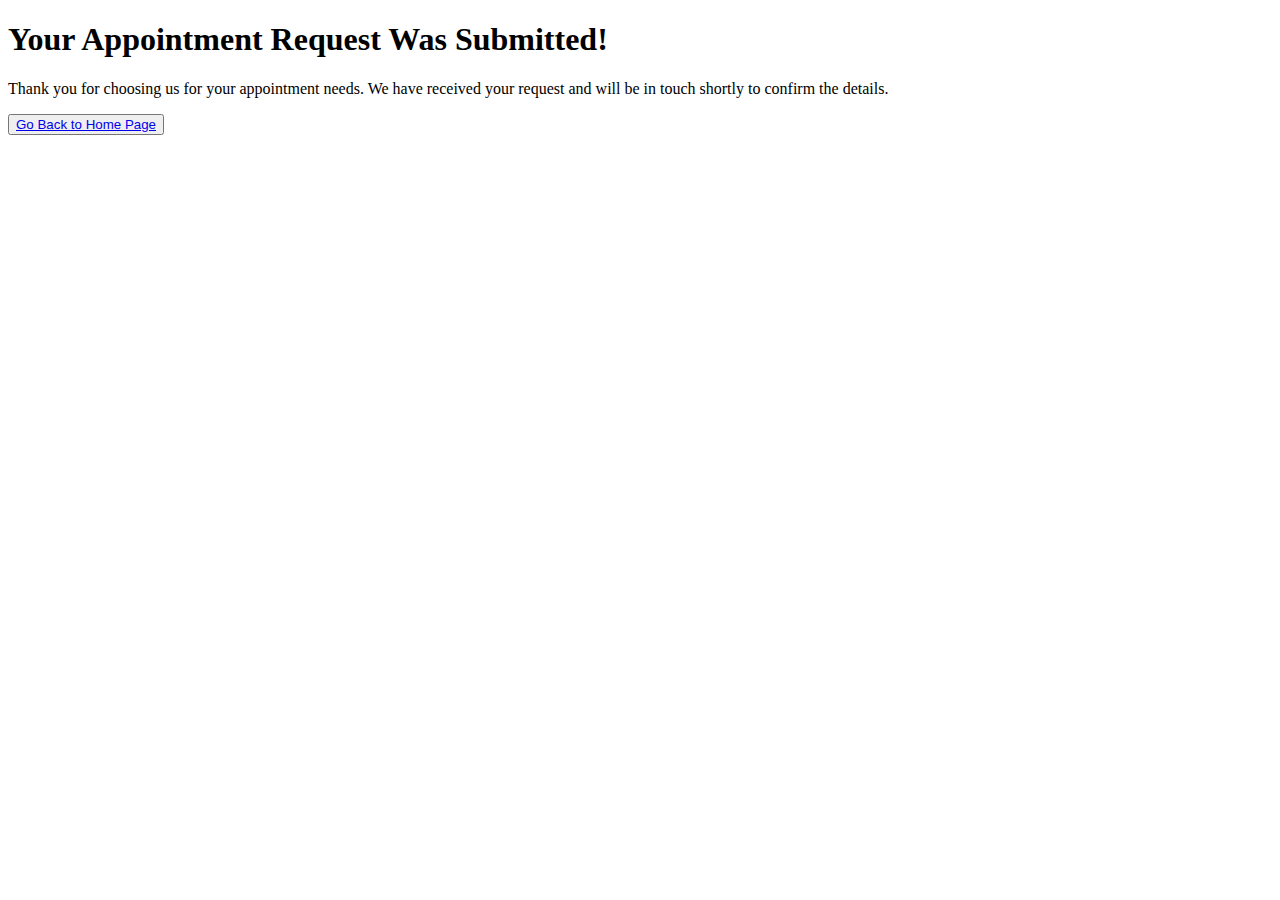
<file: Medick-main/message.html>
<!DOCTYPE html>
<html lang="en">
<head>
  <meta charset="UTF-8">
  <meta name="viewport" content="width=device-width, initial-scale=1.0">
  <title>Appointment Submitted Successfully</title>
  </head>
<body>
    <h1>Your Appointment Request Was Submitted!</h1>
    <p>Thank you for choosing us for your appointment needs. We have received your request and will be in touch shortly to confirm the details.</p>
    <button type="submit"><a href="index2.html">Go Back to Home Page</a></button>
</body>
</html>
</file>
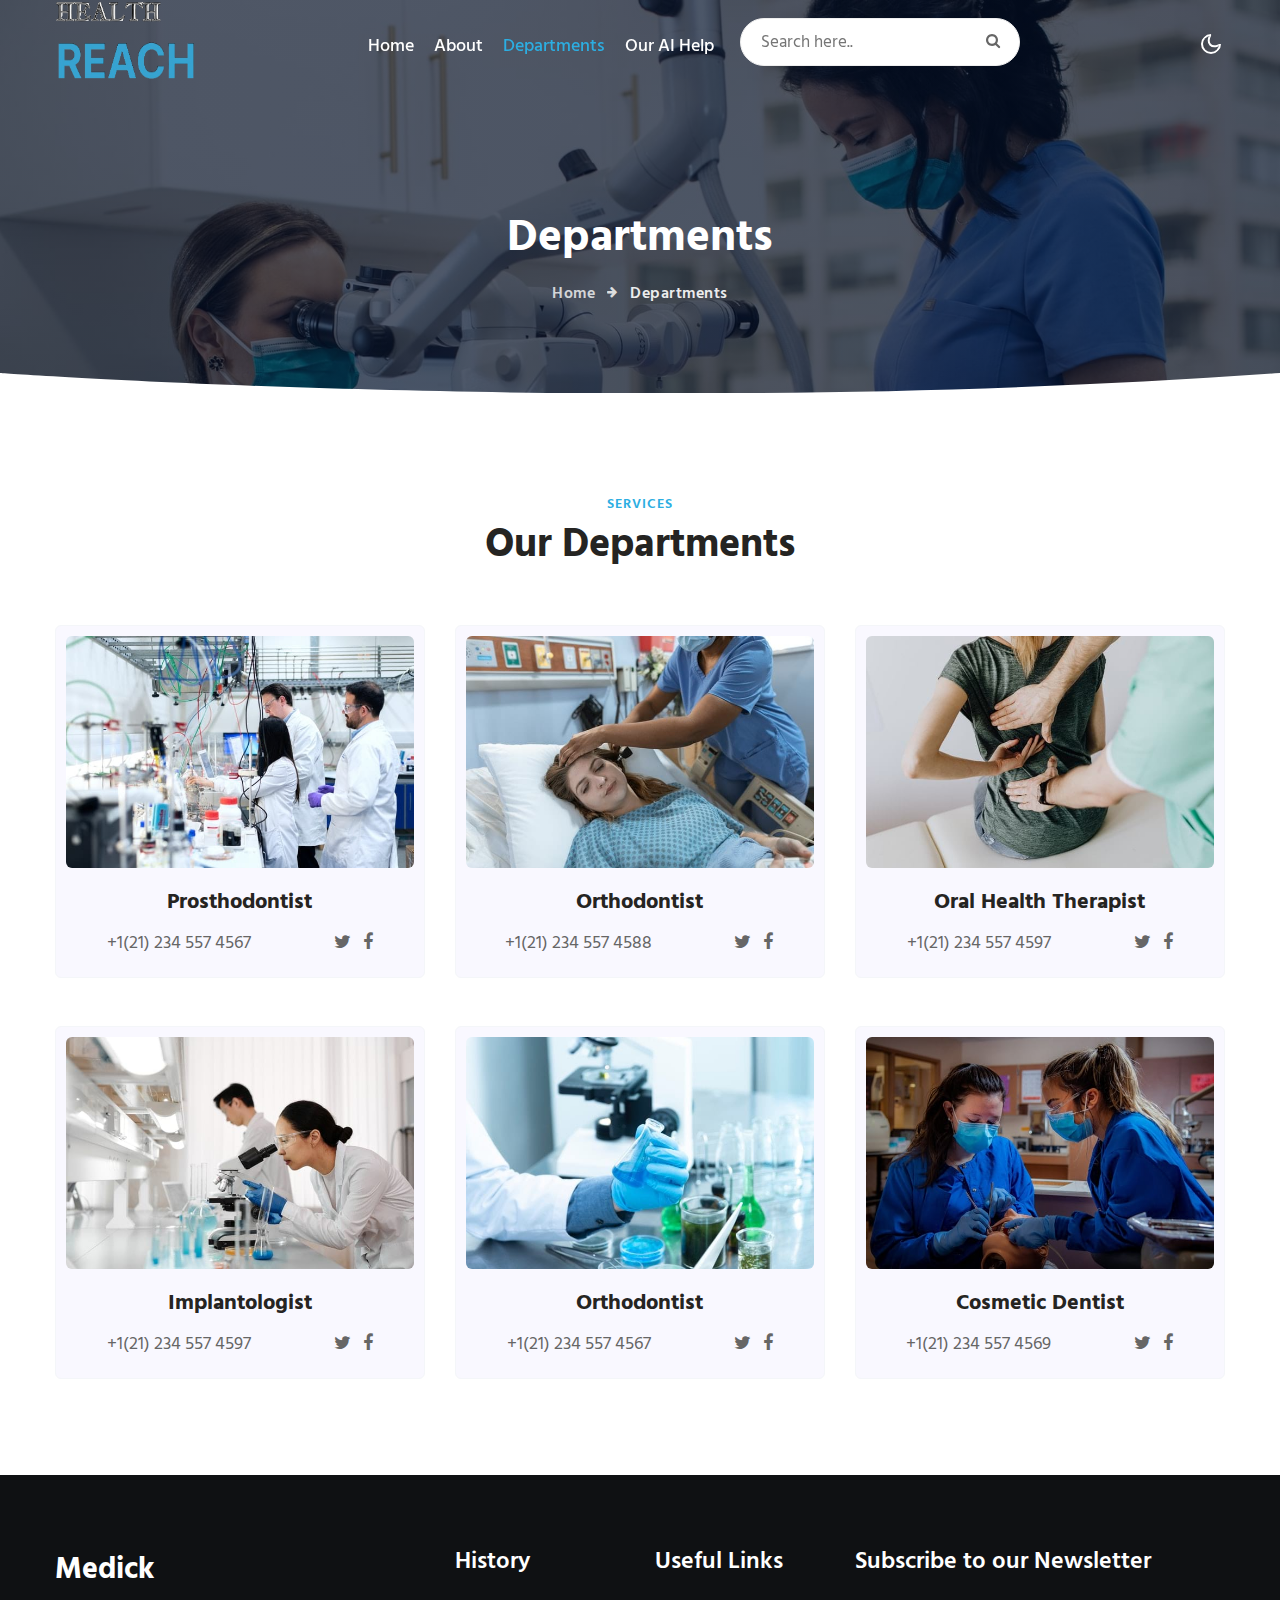
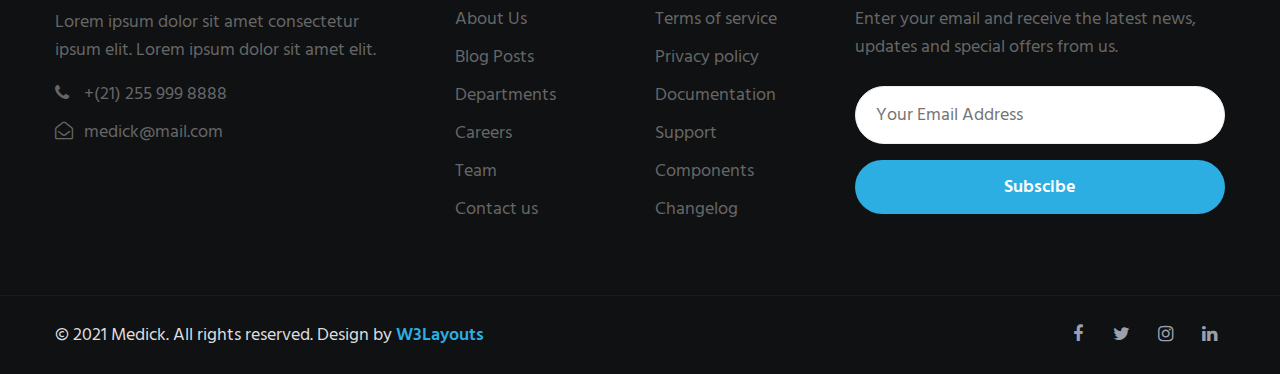
<file: Medick-main/services.html>
<!--
Author: W3layouts
Author URL: http://w3layouts.com
-->
<!doctype html>
<html lang="zxx">

<head>
  <!-- Required meta tags -->
  <meta charset="utf-8">
  <meta name="viewport" content="width=device-width, initial-scale=1, shrink-to-fit=no">
  <meta name="keywords"
    content="Medick Responsive web template, Bootstrap Web Templates, Android Compatible web template, Smartphone Compatible web template, free webdesigns for Nokia, Samsung, LG, SonyEricsson, Motorola web design" />
  <title>Medick Medical Category Bootstrap Responsive Web Template | Services :: W3Layouts </title>
  <link href="//fonts.googleapis.com/css2?family=Hind+Siliguri:wght@400;500;600;700&display=swap"
    rel="stylesheet">
  <!-- Template CSS -->
  <link rel="stylesheet" href="assets/css/style-starter.css">
</head>

<body>
  <!--header-->
  <div class="header-w3l">
    <!-- header -->
    <header id="site-header" class="fixed-top">
      <div class="container">
        <nav class="navbar navbar-expand-lg stroke">
          <a class="navbar-brand" href="index2.html">
            <img src="assets/images/Untitled__1_-removebg-preview.png" alt="Your logo" title="Your logo" style="height:80px;" />
        </a>
          <!-- if logo is image enable this   
            <a class="navbar-brand" href="#index.html">
                <img src="image-path" alt="Your logo" title="Your logo" style="height:35px;" />
            </a> -->
          <button class="navbar-toggler  collapsed bg-gradient" type="button" data-toggle="collapse"
            data-target="#navbarTogglerDemo02" aria-controls="navbarTogglerDemo02" aria-expanded="false"
            aria-label="Toggle navigation">
            <span class="navbar-toggler-icon fa icon-expand fa-bars"></span>
            <span class="navbar-toggler-icon fa icon-close fa-times"></span>
            </span>
          </button>

          <div class="collapse navbar-collapse" id="navbarTogglerDemo02">
            <ul class="navbar-nav mx-lg-auto">
              <li class="nav-item">
                <a class="nav-link" href="index2.html">Home</a>
              </li>
              <li class="nav-item">
                <a class="nav-link" href="about.html">About</a>
              </li>
              <li class="nav-item active">
                <a class="nav-link"href="services.html">Departments</a>
              </li>
              
              <li class="nav-item">
                <a class="nav-link" href="Healthreachybot.html">Our AI Help</a>
              </li>
              <li class="search-bar ml-lg-3 mr-lg-5 mt-lg-0 mt-4">
                <!--/search-right-->
                <form class="search position-relative">
                  <input type="search" class="search__input" name="search" placeholder="Search here.."
                    onload="equalWidth()" required="">
                  <span class="fa fa-search search__icon"></span>
                </form>

                <!--//search-right-->
              </li>

            </ul>

          </div>
          <!-- toggle switch for light and dark theme -->
          <div class="mobile-position">
            <nav class="navigation">
              <div class="theme-switch-wrapper">
                <label class="theme-switch" for="checkbox">
                  <input type="checkbox" id="checkbox">
                  <div class="mode-container">
                    <i class="gg-sun"></i>
                    <i class="gg-moon"></i>
                  </div>
                </label>
              </div>
            </nav>
          </div>
          <!-- //toggle switch for light and dark theme -->
        </nav>
      </div>
    </header>
    </div>
    <!-- //header -->
    <!--/breadcrumb-bg-->
    <div class="breadcrumb-bg w3l-inner-page-breadcrumb py-5">
      <div class="container pt-lg-5 pt-md-3 p-lg-4 pb-md-3 my-lg-3">
        <h2 class="title pt-5">Departments</h2>
        <ul class="breadcrumbs-custom-path mt-3 text-center">
          <li><a href="index2.html">Home</a></li>
          <li class="active"><span class="fa fa-arrow-right mx-2" aria-hidden="true"></span> Departments </li>
        </ul>
      </div>
    </div>
  <!--//breadcrumb-bg-->
  <!-- banner bottom shape -->
  <div class="position-relative">
    <div class="shape overflow-hidden">
      <svg viewBox="0 0 2880 48" fill="none" xmlns="http://www.w3.org/2000/svg">
        <path d="M0 48H1437.5H2880V0H2160C1442.5 52 720 0 720 0H0V48Z" fill="currentColor"></path>
      </svg>
    </div>
  </div>
  <!-- banner bottom shape -->
  <!--/serices-6-->
  <section class="w3l-serices-6 py-5" id="services1">
    <div class="container py-lg-5 py-md-4 py-2">
      <div class="title-content text-center">
        <h6 class="title-subhny text-center">
          Services
        </h6>
        <h3 class="title-w3l mb-sm-5 mb-4 pb-sm-o pb-2 text-center">Our Departments</h3>
      </div>
      <div class="grids-area-hny text-center row mt-lg-4">
        <div class="col-lg-4 col-md-6 grids-feature">
          <div class="area-box icon-blue">
              <a href="#"> <img src="assets/images/g1.jpg" alt="" class="img-fluid radius-image"></a>
              <h4><a href="#feature" class="title-head">Prosthodontist</a></h4>
              <!--/des-->
                <div class="w3doctor-box-bottom">
                  <div class="doctor-phone"><p><a href="tel:+1(21) 234 4567">+1(21) 234 557 4567</a></p></div>
                <div class="social-icons-dr">
                  <a href="#url" class="twitter"><span class="fa fa-twitter"></span></a>
                  <a href="#url" class="facebook"><span class="fa fa-facebook"></span></a>
                </div>
              </div>
            <!--//des-->
          </div>
        </div>
        <div class="col-lg-4 col-md-6 grids-feature mt-md-0 mt-4">
          <div class="area-box icon-pink">
            <a href="#"> <img src="assets/images/g2.jpg" alt="" class="img-fluid radius-image"></a>
            <h4><a href="#feature" class="title-head">Orthodontist</a></h4>
             <!--/des-->
             <div class="w3doctor-box-bottom">
              <div class="doctor-phone"><p><a href="tel:+1(21) 234 4588">+1(21) 234 557 4588</a></p></div>
            <div class="social-icons-dr">
              <a href="#url" class="twitter"><span class="fa fa-twitter"></span></a>
              <a href="#url" class="facebook"><span class="fa fa-facebook"></span></a>
            </div>
          </div>
        <!--//des-->
          </div>
        </div>
        <div class="col-lg-4 col-md-6 grids-feature mt-lg-0 mt-4">
          <div class="area-box icon-yellow">
            <a href="#"> <img src="assets/images/g3.jpg" alt="" class="img-fluid radius-image"></a>
            <h4><a href="#feature" class="title-head">Oral Health Therapist</a></h4>
            <!--/des-->
            <div class="w3doctor-box-bottom">
              <div class="doctor-phone"><p><a href="tel:+1(21) 234 4597">+1(21) 234 557 4597</a></p></div>
            <div class="social-icons-dr">
              <a href="#url" class="twitter"><span class="fa fa-twitter"></span></a>
              <a href="#url" class="facebook"><span class="fa fa-facebook"></span></a>
            </div>
          </div>
        <!--//des-->
          </div>
        </div>
        <div class="col-lg-4 col-md-6 grids-feature mt-lg-5 mt-4">
          <div class="area-box icon-yellow">
            <a href="#"> <img src="assets/images/g4.jpg" alt="" class="img-fluid radius-image"></a>
            <h4><a href="#feature" class="title-head">
              Implantologist</a></h4>
           <!--/des-->
           <div class="w3doctor-box-bottom">
            <div class="doctor-phone"><p><a href="tel:+1(21) 234 4597">+1(21) 234 557 4597</a></p></div>
          <div class="social-icons-dr">
            <a href="#url" class="twitter"><span class="fa fa-twitter"></span></a>
            <a href="#url" class="facebook"><span class="fa fa-facebook"></span></a>
          </div>
        </div>
      <!--//des-->
          </div>
        </div>
        <div class="col-lg-4 col-md-6 grids-feature mt-lg-5 mt-4">
          <div class="area-box icon-yellow">
            <a href="#"> <img src="assets/images/g5.jpg" alt="" class="img-fluid radius-image"></a>
            <h4><a href="#feature" class="title-head">Orthodontist</a></h4>
           <!--/des-->
           <div class="w3doctor-box-bottom">
            <div class="doctor-phone"><p><a href="tel:+1(21) 234 4567">+1(21) 234 557 4567</a></p></div>
          <div class="social-icons-dr">
            <a href="#url" class="twitter"><span class="fa fa-twitter"></span></a>
            <a href="#url" class="facebook"><span class="fa fa-facebook"></span></a>
          </div>
        </div>
      <!--//des-->
          </div>
        </div>
        <div class="col-lg-4 col-md-6 grids-feature mt-lg-5 mt-4">
          <div class="area-box icon-yellow">
            <a href="#"> <img src="assets/images/g6.jpg" alt="" class="img-fluid radius-image"></a>
            <h4><a href="#feature" class="title-head">
              Cosmetic Dentist</a></h4>
             <!--/des-->
             <div class="w3doctor-box-bottom">
              <div class="doctor-phone"><p><a href="tel:+1(21) 234 4569">+1(21) 234 557 4569</a></p></div>
            <div class="social-icons-dr">
              <a href="#url" class="twitter"><span class="fa fa-twitter"></span></a>
              <a href="#url" class="facebook"><span class="fa fa-facebook"></span></a>
            </div>
          </div>
        <!--//des-->
          </div>
        </div>
      </div>
    </div>
  </section>
  <!--//services-6-->
  <!-- footer -->
  <section class="w3l-footer-29-main">
    <div class="footer-29 py-5">
      <div class="container py-lg-4">
        <div class="row footer-top-29">
          <div class="col-lg-4 col-md-6 col-sm-7 footer-list-29 footer-1 pr-lg-5">
            <div class="footer-logo mb-3">
              <a class="navbar-brand" href="index.html">Medick</a>
            </div>
            <p>Lorem ipsum dolor sit amet consectetur ipsum elit. Lorem ipsum dolor sit amet elit.</p>
            <ul class="mt-3">
              <li><a href="tel:+(21) 255 999 8888"><span class="fa fa-phone"></span> +(21) 255 999 8888</a></li>
              <li><a href="mailto:medick@mail.com" class="mail"><span class="fa fa-envelope-open-o"></span>
                  medick@mail.com</a></li>
            </ul>
          </div>
          <div class="col-lg-2 col-md-6 col-sm-5 col-6 footer-list-29 footer-2 mt-sm-0 mt-5">

            <ul>
              <h6 class="footer-title-29">History</h6>
              <li><a href="about.html">About Us</a></li>
              <li><a href="blog.html"> Blog Posts</a></li>
              <li><a href="services.html">Departments</a></li>
              <li><a href="#careers"> Careers</a></li>
              <li><a href="about.html">Team</a></li>
              <li><a href="contact.html">Contact us</a></li>
            </ul>
          </div>
          <div class="col-lg-2 col-md-6 col-sm-5 col-6 footer-list-29 footer-3 mt-lg-0 mt-5">
            <h6 class="footer-title-29">Useful Links</h6>
            <ul>
              <li><a href="#terms">Terms of service</a></li>
              <li><a href="#privacy"> Privacy policy</a></li>
              <li><a href="#doc"> Documentation</a></li>
              <li><a href="#support"> Support</a></li>
              <li><a href="#components"> Components</a></li>
              <li><a href="#changelog"> Changelog</a></li>
            </ul>

          </div>
          <div class="col-lg-4 col-md-6 col-sm-7 footer-list-29 footer-4 mt-lg-0 mt-5">
            <h6 class="footer-title-29">Subscribe to our Newsletter </h6>
            <p>Enter your email and receive the latest news, updates and special offers from us.</p>

            <form action="#" class="subscribe" method="post">
              <input type="email" name="email" placeholder="Your Email Address" required="">
              <button class="btn btn-style btn-primary w-100 mt-3">Subscibe</button>
            </form>
          </div>
        </div>
      </div>
    </div>
  </section>
  <!-- //footer -->

  <!-- copyright -->
  <section class="w3l-copyright">
    <div class="container">
      <div class="row bottom-copies">
        <p class="col-lg-8 copy-footer-29">© 2021 Medick. All rights reserved. Design by <a
            href="https://w3layouts.com/" target="_blank">
            W3Layouts</a></p>

        <div class="col-lg-4 main-social-footer-29">
          <a href="#facebook" class="facebook"><span class="fa fa-facebook"></span></a>
          <a href="#twitter" class="twitter"><span class="fa fa-twitter"></span></a>
          <a href="#instagram" class="instagram"><span class="fa fa-instagram"></span></a>
          <a href="#linkedin" class="linkedin"><span class="fa fa-linkedin"></span></a>
        </div>

      </div>
    </div>

    <!-- move top -->
    <button onclick="topFunction()" id="movetop" title="Go to top">
      &#10548;
    </button>
    <script>
      // When the user scrolls down 20px from the top of the document, show the button
      window.onscroll = function () {
        scrollFunction()
      };

      function scrollFunction() {
        if (document.body.scrollTop > 20 || document.documentElement.scrollTop > 20) {
          document.getElementById("movetop").style.display = "block";
        } else {
          document.getElementById("movetop").style.display = "none";
        }
      }

      // When the user clicks on the button, scroll to the top of the document
      function topFunction() {
        document.body.scrollTop = 0;
        document.documentElement.scrollTop = 0;
      }
    </script>
    <!-- /move top -->
  </section>
  <!-- //copyright -->
  <!--//footer-->
  <!-- Template JavaScript -->
  <script src="assets/js/jquery-3.3.1.min.js"></script>
  <script src="assets/js/theme-change.js"></script>

  <!-- disable body scroll which navbar is in active -->
  <script>
    $(function () {
      $('.navbar-toggler').click(function () {
        $('body').toggleClass('noscroll');
      })
    });
  </script>
  <!-- disable body scroll which navbar is in active -->

  <!--/MENU-JS-->
  <script>
    $(window).on("scroll", function () {
      var scroll = $(window).scrollTop();

      if (scroll >= 80) {
        $("#site-header").addClass("nav-fixed");
      } else {
        $("#site-header").removeClass("nav-fixed");
      }
    });

    //Main navigation Active Class Add Remove
    $(".navbar-toggler").on("click", function () {
      $("header").toggleClass("active");
    });
    $(document).on("ready", function () {
      if ($(window).width() > 991) {
        $("header").removeClass("active");
      }
      $(window).on("resize", function () {
        if ($(window).width() > 991) {
          $("header").removeClass("active");
        }
      });
    });
  </script>
  <!--//MENU-JS-->


  <script src="assets/js/bootstrap.min.js"></script>

</body>

</html>
</file>
<file: Medick-main/assets/css/style-starter.css>
@charset "UTF-8";


:root {
  --blue: #007bff;
  --indigo: #6610f2;
  --purple: #6f42c1;
  --pink: #e83e8c;
  --red: #dc3545;
  --orange: #fd7e14;
  --yellow: #ffc107;
  --green: #28a745;
  --teal: #20c997;
  --cyan: #17a2b8;
  --white: #fff;
  --gray: #6c757d;
  --gray-dark: #343a40;
  --primary: #F42A2A;
  --secondary: #f8b195;
  --success: #28a745;
  --info: #17a2b8;
  --warning: #ffc107;
  --danger: #dc3545;
  --light: #f8f9fa;
  --dark: #343a40;
  --breakpoint-xs: 0;
  --breakpoint-sm: 576px;
  --breakpoint-md: 768px;
  --breakpoint-lg: 992px;
  --breakpoint-xl: 1200px;
  --font-family-sans-serif: -apple-system, BlinkMacSystemFont, "Segoe UI", Roboto, "Helvetica Neue", Arial, "Noto Sans", sans-serif, "Apple Color Emoji", "Segoe UI Emoji", "Segoe UI Symbol", "Noto Color Emoji";
  --font-family-monospace: SFMono-Regular, Menlo, Monaco, Consolas, "Liberation Mono", "Courier New", monospace;
}

*,
*::before,
*::after {
  box-sizing: border-box;
}

html {
  font-family: sans-serif;
  line-height: 1.15;
  -webkit-text-size-adjust: 100%;
  -webkit-tap-highlight-color: rgba(0, 0, 0, 0);
}

article,
aside,
figcaption,
figure,
footer,
header,
hgroup,
main,
nav,
section {
  display: block;
}

body {
  margin: 0;
  font-family: -apple-system, BlinkMacSystemFont, "Segoe UI", Roboto, "Helvetica Neue", Arial, "Noto Sans", sans-serif, "Apple Color Emoji", "Segoe UI Emoji", "Segoe UI Symbol", "Noto Color Emoji";
  font-size: 1rem;
  font-weight: 400;
  line-height: 1.5;
  color: #212529;
  text-align: left;
  background-color: #fff;
}

[tabindex="-1"]:focus:not(:focus-visible) {
  outline: 0 !important;
}

hr {
  box-sizing: content-box;
  height: 0;
  overflow: visible;
}

h1,
h2,
h3,
h4,
h5,
h6 {
  margin-top: 0;
  margin-bottom: 0.5rem;
}

p {
  margin-top: 0;
  margin-bottom: 1rem;
}

abbr[title],
abbr[data-original-title] {
  text-decoration: underline;
  -webkit-text-decoration: underline dotted;
  text-decoration: underline dotted;
  cursor: help;
  border-bottom: 0;
  -webkit-text-decoration-skip-ink: none;
  text-decoration-skip-ink: none;
}

address {
  margin-bottom: 1rem;
  font-style: normal;
  line-height: inherit;
}

ol,
ul,
dl {
  margin-top: 0;
  margin-bottom: 1rem;
}

ol ol,
ul ul,
ol ul,
ul ol {
  margin-bottom: 0;
}

dt {
  font-weight: 700;
}

dd {
  margin-bottom: .5rem;
  margin-left: 0;
}

blockquote {
  margin: 0 0 1rem;
}

b,
strong {
  font-weight: bolder;
}

small {
  font-size: 80%;
}

sub,
sup {
  position: relative;
  font-size: 75%;
  line-height: 0;
  vertical-align: baseline;
}

sub {
  bottom: -.25em;
}

sup {
  top: -.5em;
}

a {
  color: var(--primary-color);
  text-decoration: none;
  background-color: transparent;
}

a:hover {
  color: var(--primary-color);
  text-decoration: underline;
}

a:not([href]) {
  color: inherit;
  text-decoration: none;
}

a:not([href]):hover {
  color: inherit;
  text-decoration: none;
}

pre,
code,
kbd,
samp {
  font-family: SFMono-Regular, Menlo, Monaco, Consolas, "Liberation Mono", "Courier New", monospace;
  font-size: 1em;
}

pre {
  margin-top: 0;
  margin-bottom: 1rem;
  overflow: auto;
}

figure {
  margin: 0 0 1rem;
}

img {
  vertical-align: middle;
  border-style: none;
}

svg {
  overflow: hidden;
  vertical-align: middle;
}

table {
  border-collapse: collapse;
}

caption {
  padding-top: 0.75rem;
  padding-bottom: 0.75rem;
  color: #6c757d;
  text-align: left;
  caption-side: bottom;
}

th {
  text-align: inherit;
}

label {
  display: inline-block;
  margin-bottom: 0.5rem;
}

button {
  border-radius: 0;
}

button:focus {
  outline: 1px dotted;
  outline: 5px auto -webkit-focus-ring-color;
}

input,
button,
select,
optgroup,
textarea {
  margin: 0;
  font-family: inherit;
  font-size: inherit;
  line-height: inherit;
}

button,
input {
  overflow: visible;
}

button,
select {
  text-transform: none;
}

select {
  word-wrap: normal;
}

button,
[type="button"],
[type="reset"],
[type="submit"] {
  -webkit-appearance: button;
}

button:not(:disabled),
[type="button"]:not(:disabled),
[type="reset"]:not(:disabled),
[type="submit"]:not(:disabled) {
  cursor: pointer;
}

button::-moz-focus-inner,
[type="button"]::-moz-focus-inner,
[type="reset"]::-moz-focus-inner,
[type="submit"]::-moz-focus-inner {
  padding: 0;
  border-style: none;
}

input[type="radio"],
input[type="checkbox"] {
  box-sizing: border-box;
  padding: 0;
}

input[type="date"],
input[type="time"],
input[type="datetime-local"],
input[type="month"] {
  -webkit-appearance: listbox;
}

textarea {
  overflow: auto;
  resize: vertical;
}

fieldset {
  min-width: 0;
  padding: 0;
  margin: 0;
  border: 0;
}

legend {
  display: block;
  width: 100%;
  max-width: 100%;
  padding: 0;
  margin-bottom: .5rem;
  font-size: 1.5rem;
  line-height: inherit;
  color: inherit;
  white-space: normal;
}

@media (max-width: 1200px) {
  legend {
    font-size: calc(1.275rem + 0.3vw);
  }
}

progress {
  vertical-align: baseline;
}

[type="number"]::-webkit-inner-spin-button,
[type="number"]::-webkit-outer-spin-button {
  height: auto;
}

[type="search"] {
  outline-offset: -2px;
  -webkit-appearance: none;
}

[type="search"]::-webkit-search-decoration {
  -webkit-appearance: none;
}

::-webkit-file-upload-button {
  font: inherit;
  -webkit-appearance: button;
}

output {
  display: inline-block;
}

summary {
  display: list-item;
  cursor: pointer;
}

template {
  display: none;
}

[hidden] {
  display: none !important;
}

h1,
h2,
h3,
h4,
h5,
h6,
.h1,
.h2,
.h3,
.h4,
.h5,
.h6 {
  margin-bottom: 0.5rem;
  font-weight: 500;
  line-height: 1.2;
}

h1,
.h1 {
  font-size: 2.5rem;
}

@media (max-width: 1200px) {

  h1,
  .h1 {
    font-size: calc(1.375rem + 1.5vw);
  }
}

h2,
.h2 {
  font-size: 2rem;
}

@media (max-width: 1200px) {

  h2,
  .h2 {
    font-size: calc(1.325rem + 0.9vw);
  }
}

h3,
.h3 {
  font-size: 1.75rem;
}

@media (max-width: 1200px) {

  h3,
  .h3 {
    font-size: calc(1.3rem + 0.6vw);
  }
}

h4,
.h4 {
  font-size: 1.5rem;
}

@media (max-width: 1200px) {

  h4,
  .h4 {
    font-size: calc(1.275rem + 0.3vw);
  }
}

h5,
.h5 {
  font-size: 1.25rem;
}

h6,
.h6 {
  font-size: 1rem;
}

.lead {
  font-size: 1.25rem;
  font-weight: 300;
}

.display-1 {
  font-size: 6rem;
  font-weight: 300;
  line-height: 1.2;
}

@media (max-width: 1200px) {
  .display-1 {
    font-size: calc(1.725rem + 5.7vw);
  }
}

.display-2 {
  font-size: 5.5rem;
  font-weight: 300;
  line-height: 1.2;
}

@media (max-width: 1200px) {
  .display-2 {
    font-size: calc(1.675rem + 5.1vw);
  }
}

.display-3 {
  font-size: 4.5rem;
  font-weight: 300;
  line-height: 1.2;
}

@media (max-width: 1200px) {
  .display-3 {
    font-size: calc(1.575rem + 3.9vw);
  }
}

.display-4 {
  font-size: 3.5rem;
  font-weight: 300;
  line-height: 1.2;
}

@media (max-width: 1200px) {
  .display-4 {
    font-size: calc(1.475rem + 2.7vw);
  }
}

hr {
  margin-top: 1rem;
  margin-bottom: 1rem;
  border: 0;
  border-top: 1px solid rgba(0, 0, 0, 0.1);
}

small,
.small {
  font-size: 80%;
  font-weight: 400;
}

mark,
.mark {
  padding: 0.2em;
  background-color: #fcf8e3;
}

.list-unstyled {
  padding-left: 0;
  list-style: none;
}

.list-inline {
  padding-left: 0;
  list-style: none;
}

.list-inline-item {
  display: inline-block;
}

.list-inline-item:not(:last-child) {
  margin-right: 0.5rem;
}

.initialism {
  font-size: 90%;
  text-transform: uppercase;
}

.blockquote {
  margin-bottom: 1rem;
  font-size: 1.25rem;
}

.blockquote-footer {
  display: block;
  font-size: 80%;
  color: #6c757d;
}

.blockquote-footer::before {
  content: "\2014\00A0";
}

.img-fluid {
  max-width: 100%;
  height: auto;
}

.img-thumbnail {
  padding: 0.25rem;
  background-color: #fff;
  border: 1px solid #dee2e6;
  border-radius: 0.25rem;
  max-width: 100%;
  height: auto;
}

.figure {
  display: inline-block;
}

.figure-img {
  margin-bottom: 0.5rem;
  line-height: 1;
}

.figure-caption {
  font-size: 90%;
  color: #6c757d;
}

code {
  font-size: 87.5%;
  color: #e83e8c;
  word-wrap: break-word;
}

a>code {
  color: inherit;
}

kbd {
  padding: 0.2rem 0.4rem;
  font-size: 87.5%;
  color: #fff;
  background-color: #212529;
  border-radius: 0.2rem;
}

kbd kbd {
  padding: 0;
  font-size: 100%;
  font-weight: 700;
}

pre {
  display: block;
  font-size: 87.5%;
  color: #212529;
}

pre code {
  font-size: inherit;
  color: inherit;
  word-break: normal;
}

.pre-scrollable {
  max-height: 340px;
  overflow-y: scroll;
}

.container {
  width: 100%;
  padding-right: 15px;
  padding-left: 15px;
  margin-right: auto;
  margin-left: auto;
}

@media (min-width: 576px) {
  .container {
    max-width: 540px;
  }
}

@media (min-width: 768px) {
  .container {
    max-width: 720px;
  }
}

@media (min-width: 992px) {
  .container {
    max-width: 960px;
  }
}

@media (min-width: 1200px) {
  .container {
    max-width: 1140px;
  }
}

.container-fluid,
.container-sm,
.container-md,
.container-lg,
.container-xl {
  width: 100%;
  padding-right: 15px;
  padding-left: 15px;
  margin-right: auto;
  margin-left: auto;
}

@media (min-width: 576px) {

  .container,
  .container-sm {
    max-width: 540px;
  }
}

@media (min-width: 768px) {

  .container,
  .container-sm,
  .container-md {
    max-width: 720px;
  }
}

@media (min-width: 992px) {

  .container,
  .container-sm,
  .container-md,
  .container-lg {
    max-width: 960px;
  }
}

@media (min-width: 1200px) {

  .container,
  .container-sm,
  .container-md,
  .container-lg,
  .container-xl {
    max-width: 1140px;
  }
}

.row {
  display: flex;
  flex-wrap: wrap;
  margin-right: -15px;
  margin-left: -15px;
}

.no-gutters {
  margin-right: 0;
  margin-left: 0;
}

.no-gutters>.col,
.no-gutters>[class*="col-"] {
  padding-right: 0;
  padding-left: 0;
}

.col-1,
.col-2,
.col-3,
.col-4,
.col-5,
.col-6,
.col-7,
.col-8,
.col-9,
.col-10,
.col-11,
.col-12,
.col,
.col-auto,
.col-sm-1,
.col-sm-2,
.col-sm-3,
.col-sm-4,
.col-sm-5,
.col-sm-6,
.col-sm-7,
.col-sm-8,
.col-sm-9,
.col-sm-10,
.col-sm-11,
.col-sm-12,
.col-sm,
.col-sm-auto,
.col-md-1,
.col-md-2,
.col-md-3,
.col-md-4,
.col-md-5,
.col-md-6,
.col-md-7,
.col-md-8,
.col-md-9,
.col-md-10,
.col-md-11,
.col-md-12,
.col-md,
.col-md-auto,
.col-lg-1,
.col-lg-2,
.col-lg-3,
.col-lg-4,
.col-lg-5,
.col-lg-6,
.col-lg-7,
.col-lg-8,
.col-lg-9,
.col-lg-10,
.col-lg-11,
.col-lg-12,
.col-lg,
.col-lg-auto,
.col-xl-1,
.col-xl-2,
.col-xl-3,
.col-xl-4,
.col-xl-5,
.col-xl-6,
.col-xl-7,
.col-xl-8,
.col-xl-9,
.col-xl-10,
.col-xl-11,
.col-xl-12,
.col-xl,
.col-xl-auto {
  position: relative;
  width: 100%;
  padding-right: 15px;
  padding-left: 15px;
}

.col {
  flex-basis: 0;
  flex-grow: 1;
  max-width: 100%;
}

.row-cols-1>* {
  flex: 0 0 100%;
  max-width: 100%;
}

.row-cols-2>* {
  flex: 0 0 50%;
  max-width: 50%;
}

.row-cols-3>* {
  flex: 0 0 33.33333%;
  max-width: 33.33333%;
}

.row-cols-4>* {
  flex: 0 0 25%;
  max-width: 25%;
}

.row-cols-5>* {
  flex: 0 0 20%;
  max-width: 20%;
}

.row-cols-6>* {
  flex: 0 0 16.66667%;
  max-width: 16.66667%;
}

.col-auto {
  flex: 0 0 auto;
  width: auto;
  max-width: 100%;
}

.col-1 {
  flex: 0 0 8.33333%;
  max-width: 8.33333%;
}

.col-2 {
  flex: 0 0 16.66667%;
  max-width: 16.66667%;
}

.col-3 {
  flex: 0 0 25%;
  max-width: 25%;
}

.col-4 {
  flex: 0 0 33.33333%;
  max-width: 33.33333%;
}

.col-5 {
  flex: 0 0 41.66667%;
  max-width: 41.66667%;
}

.col-6 {
  flex: 0 0 50%;
  max-width: 50%;
}

.col-7 {
  flex: 0 0 58.33333%;
  max-width: 58.33333%;
}

.col-8 {
  flex: 0 0 66.66667%;
  max-width: 66.66667%;
}

.col-9 {
  flex: 0 0 75%;
  max-width: 75%;
}

.col-10 {
  flex: 0 0 83.33333%;
  max-width: 83.33333%;
}

.col-11 {
  flex: 0 0 91.66667%;
  max-width: 91.66667%;
}

.col-12 {
  flex: 0 0 100%;
  max-width: 100%;
}

.order-first {
  order: -1;
}

.order-last {
  order: 13;
}

.order-0 {
  order: 0;
}

.order-1 {
  order: 1;
}

.order-2 {
  order: 2;
}

.order-3 {
  order: 3;
}

.order-4 {
  order: 4;
}

.order-5 {
  order: 5;
}

.order-6 {
  order: 6;
}

.order-7 {
  order: 7;
}

.order-8 {
  order: 8;
}

.order-9 {
  order: 9;
}

.order-10 {
  order: 10;
}

.order-11 {
  order: 11;
}

.order-12 {
  order: 12;
}

.offset-1 {
  margin-left: 8.33333%;
}

.offset-2 {
  margin-left: 16.66667%;
}

.offset-3 {
  margin-left: 25%;
}

.offset-4 {
  margin-left: 33.33333%;
}

.offset-5 {
  margin-left: 41.66667%;
}

.offset-6 {
  margin-left: 50%;
}

.offset-7 {
  margin-left: 58.33333%;
}

.offset-8 {
  margin-left: 66.66667%;
}

.offset-9 {
  margin-left: 75%;
}

.offset-10 {
  margin-left: 83.33333%;
}

.offset-11 {
  margin-left: 91.66667%;
}

@media (min-width: 576px) {
  .col-sm {
    flex-basis: 0;
    flex-grow: 1;
    max-width: 100%;
  }

  .row-cols-sm-1>* {
    flex: 0 0 100%;
    max-width: 100%;
  }

  .row-cols-sm-2>* {
    flex: 0 0 50%;
    max-width: 50%;
  }

  .row-cols-sm-3>* {
    flex: 0 0 33.33333%;
    max-width: 33.33333%;
  }

  .row-cols-sm-4>* {
    flex: 0 0 25%;
    max-width: 25%;
  }

  .row-cols-sm-5>* {
    flex: 0 0 20%;
    max-width: 20%;
  }

  .row-cols-sm-6>* {
    flex: 0 0 16.66667%;
    max-width: 16.66667%;
  }

  .col-sm-auto {
    flex: 0 0 auto;
    width: auto;
    max-width: 100%;
  }

  .col-sm-1 {
    flex: 0 0 8.33333%;
    max-width: 8.33333%;
  }

  .col-sm-2 {
    flex: 0 0 16.66667%;
    max-width: 16.66667%;
  }

  .col-sm-3 {
    flex: 0 0 25%;
    max-width: 25%;
  }

  .col-sm-4 {
    flex: 0 0 33.33333%;
    max-width: 33.33333%;
  }

  .col-sm-5 {
    flex: 0 0 41.66667%;
    max-width: 41.66667%;
  }

  .col-sm-6 {
    flex: 0 0 50%;
    max-width: 50%;
  }

  .col-sm-7 {
    flex: 0 0 58.33333%;
    max-width: 58.33333%;
  }

  .col-sm-8 {
    flex: 0 0 66.66667%;
    max-width: 66.66667%;
  }

  .col-sm-9 {
    flex: 0 0 75%;
    max-width: 75%;
  }

  .col-sm-10 {
    flex: 0 0 83.33333%;
    max-width: 83.33333%;
  }

  .col-sm-11 {
    flex: 0 0 91.66667%;
    max-width: 91.66667%;
  }

  .col-sm-12 {
    flex: 0 0 100%;
    max-width: 100%;
  }

  .order-sm-first {
    order: -1;
  }

  .order-sm-last {
    order: 13;
  }

  .order-sm-0 {
    order: 0;
  }

  .order-sm-1 {
    order: 1;
  }

  .order-sm-2 {
    order: 2;
  }

  .order-sm-3 {
    order: 3;
  }

  .order-sm-4 {
    order: 4;
  }

  .order-sm-5 {
    order: 5;
  }

  .order-sm-6 {
    order: 6;
  }

  .order-sm-7 {
    order: 7;
  }

  .order-sm-8 {
    order: 8;
  }

  .order-sm-9 {
    order: 9;
  }

  .order-sm-10 {
    order: 10;
  }

  .order-sm-11 {
    order: 11;
  }

  .order-sm-12 {
    order: 12;
  }

  .offset-sm-0 {
    margin-left: 0;
  }

  .offset-sm-1 {
    margin-left: 8.33333%;
  }

  .offset-sm-2 {
    margin-left: 16.66667%;
  }

  .offset-sm-3 {
    margin-left: 25%;
  }

  .offset-sm-4 {
    margin-left: 33.33333%;
  }

  .offset-sm-5 {
    margin-left: 41.66667%;
  }

  .offset-sm-6 {
    margin-left: 50%;
  }

  .offset-sm-7 {
    margin-left: 58.33333%;
  }

  .offset-sm-8 {
    margin-left: 66.66667%;
  }

  .offset-sm-9 {
    margin-left: 75%;
  }

  .offset-sm-10 {
    margin-left: 83.33333%;
  }

  .offset-sm-11 {
    margin-left: 91.66667%;
  }
}

@media (min-width: 768px) {
  .col-md {
    flex-basis: 0;
    flex-grow: 1;
    max-width: 100%;
  }

  .row-cols-md-1>* {
    flex: 0 0 100%;
    max-width: 100%;
  }

  .row-cols-md-2>* {
    flex: 0 0 50%;
    max-width: 50%;
  }

  .row-cols-md-3>* {
    flex: 0 0 33.33333%;
    max-width: 33.33333%;
  }

  .row-cols-md-4>* {
    flex: 0 0 25%;
    max-width: 25%;
  }

  .row-cols-md-5>* {
    flex: 0 0 20%;
    max-width: 20%;
  }

  .row-cols-md-6>* {
    flex: 0 0 16.66667%;
    max-width: 16.66667%;
  }

  .col-md-auto {
    flex: 0 0 auto;
    width: auto;
    max-width: 100%;
  }

  .col-md-1 {
    flex: 0 0 8.33333%;
    max-width: 8.33333%;
  }

  .col-md-2 {
    flex: 0 0 16.66667%;
    max-width: 16.66667%;
  }

  .col-md-3 {
    flex: 0 0 25%;
    max-width: 25%;
  }

  .col-md-4 {
    flex: 0 0 33.33333%;
    max-width: 33.33333%;
  }

  .col-md-5 {
    flex: 0 0 41.66667%;
    max-width: 41.66667%;
  }

  .col-md-6 {
    flex: 0 0 50%;
    max-width: 50%;
  }

  .col-md-7 {
    flex: 0 0 58.33333%;
    max-width: 58.33333%;
  }

  .col-md-8 {
    flex: 0 0 66.66667%;
    max-width: 66.66667%;
  }

  .col-md-9 {
    flex: 0 0 75%;
    max-width: 75%;
  }

  .col-md-10 {
    flex: 0 0 83.33333%;
    max-width: 83.33333%;
  }

  .col-md-11 {
    flex: 0 0 91.66667%;
    max-width: 91.66667%;
  }

  .col-md-12 {
    flex: 0 0 100%;
    max-width: 100%;
  }

  .order-md-first {
    order: -1;
  }

  .order-md-last {
    order: 13;
  }

  .order-md-0 {
    order: 0;
  }

  .order-md-1 {
    order: 1;
  }

  .order-md-2 {
    order: 2;
  }

  .order-md-3 {
    order: 3;
  }

  .order-md-4 {
    order: 4;
  }

  .order-md-5 {
    order: 5;
  }

  .order-md-6 {
    order: 6;
  }

  .order-md-7 {
    order: 7;
  }

  .order-md-8 {
    order: 8;
  }

  .order-md-9 {
    order: 9;
  }

  .order-md-10 {
    order: 10;
  }

  .order-md-11 {
    order: 11;
  }

  .order-md-12 {
    order: 12;
  }

  .offset-md-0 {
    margin-left: 0;
  }

  .offset-md-1 {
    margin-left: 8.33333%;
  }

  .offset-md-2 {
    margin-left: 16.66667%;
  }

  .offset-md-3 {
    margin-left: 25%;
  }

  .offset-md-4 {
    margin-left: 33.33333%;
  }

  .offset-md-5 {
    margin-left: 41.66667%;
  }

  .offset-md-6 {
    margin-left: 50%;
  }

  .offset-md-7 {
    margin-left: 58.33333%;
  }

  .offset-md-8 {
    margin-left: 66.66667%;
  }

  .offset-md-9 {
    margin-left: 75%;
  }

  .offset-md-10 {
    margin-left: 83.33333%;
  }

  .offset-md-11 {
    margin-left: 91.66667%;
  }
}

@media (min-width: 992px) {
  .col-lg {
    flex-basis: 0;
    flex-grow: 1;
    max-width: 100%;
  }

  .row-cols-lg-1>* {
    flex: 0 0 100%;
    max-width: 100%;
  }

  .row-cols-lg-2>* {
    flex: 0 0 50%;
    max-width: 50%;
  }

  .row-cols-lg-3>* {
    flex: 0 0 33.33333%;
    max-width: 33.33333%;
  }

  .row-cols-lg-4>* {
    flex: 0 0 25%;
    max-width: 25%;
  }

  .row-cols-lg-5>* {
    flex: 0 0 20%;
    max-width: 20%;
  }

  .row-cols-lg-6>* {
    flex: 0 0 16.66667%;
    max-width: 16.66667%;
  }

  .col-lg-auto {
    flex: 0 0 auto;
    width: auto;
    max-width: 100%;
  }

  .col-lg-1 {
    flex: 0 0 8.33333%;
    max-width: 8.33333%;
  }

  .col-lg-2 {
    flex: 0 0 16.66667%;
    max-width: 16.66667%;
  }

  .col-lg-3 {
    flex: 0 0 25%;
    max-width: 25%;
  }

  .col-lg-4 {
    flex: 0 0 33.33333%;
    max-width: 33.33333%;
  }

  .col-lg-5 {
    flex: 0 0 41.66667%;
    max-width: 41.66667%;
  }

  .col-lg-6 {
    flex: 0 0 50%;
    max-width: 50%;
  }

  .col-lg-7 {
    flex: 0 0 58.33333%;
    max-width: 58.33333%;
  }

  .col-lg-8 {
    flex: 0 0 66.66667%;
    max-width: 66.66667%;
  }

  .col-lg-9 {
    flex: 0 0 75%;
    max-width: 75%;
  }

  .col-lg-10 {
    flex: 0 0 83.33333%;
    max-width: 83.33333%;
  }

  .col-lg-11 {
    flex: 0 0 91.66667%;
    max-width: 91.66667%;
  }

  .col-lg-12 {
    flex: 0 0 100%;
    max-width: 100%;
  }

  .order-lg-first {
    order: -1;
  }

  .order-lg-last {
    order: 13;
  }

  .order-lg-0 {
    order: 0;
  }

  .order-lg-1 {
    order: 1;
  }

  .order-lg-2 {
    order: 2;
  }

  .order-lg-3 {
    order: 3;
  }

  .order-lg-4 {
    order: 4;
  }

  .order-lg-5 {
    order: 5;
  }

  .order-lg-6 {
    order: 6;
  }

  .order-lg-7 {
    order: 7;
  }

  .order-lg-8 {
    order: 8;
  }

  .order-lg-9 {
    order: 9;
  }

  .order-lg-10 {
    order: 10;
  }

  .order-lg-11 {
    order: 11;
  }

  .order-lg-12 {
    order: 12;
  }

  .offset-lg-0 {
    margin-left: 0;
  }

  .offset-lg-1 {
    margin-left: 8.33333%;
  }

  .offset-lg-2 {
    margin-left: 16.66667%;
  }

  .offset-lg-3 {
    margin-left: 25%;
  }

  .offset-lg-4 {
    margin-left: 33.33333%;
  }

  .offset-lg-5 {
    margin-left: 41.66667%;
  }

  .offset-lg-6 {
    margin-left: 50%;
  }

  .offset-lg-7 {
    margin-left: 58.33333%;
  }

  .offset-lg-8 {
    margin-left: 66.66667%;
  }

  .offset-lg-9 {
    margin-left: 75%;
  }

  .offset-lg-10 {
    margin-left: 83.33333%;
  }

  .offset-lg-11 {
    margin-left: 91.66667%;
  }
}

@media (min-width: 1200px) {
  .col-xl {
    flex-basis: 0;
    flex-grow: 1;
    max-width: 100%;
  }

  .row-cols-xl-1>* {
    flex: 0 0 100%;
    max-width: 100%;
  }

  .row-cols-xl-2>* {
    flex: 0 0 50%;
    max-width: 50%;
  }

  .row-cols-xl-3>* {
    flex: 0 0 33.33333%;
    max-width: 33.33333%;
  }

  .row-cols-xl-4>* {
    flex: 0 0 25%;
    max-width: 25%;
  }

  .row-cols-xl-5>* {
    flex: 0 0 20%;
    max-width: 20%;
  }

  .row-cols-xl-6>* {
    flex: 0 0 16.66667%;
    max-width: 16.66667%;
  }

  .col-xl-auto {
    flex: 0 0 auto;
    width: auto;
    max-width: 100%;
  }

  .col-xl-1 {
    flex: 0 0 8.33333%;
    max-width: 8.33333%;
  }

  .col-xl-2 {
    flex: 0 0 16.66667%;
    max-width: 16.66667%;
  }

  .col-xl-3 {
    flex: 0 0 25%;
    max-width: 25%;
  }

  .col-xl-4 {
    flex: 0 0 33.33333%;
    max-width: 33.33333%;
  }

  .col-xl-5 {
    flex: 0 0 41.66667%;
    max-width: 41.66667%;
  }

  .col-xl-6 {
    flex: 0 0 50%;
    max-width: 50%;
  }

  .col-xl-7 {
    flex: 0 0 58.33333%;
    max-width: 58.33333%;
  }

  .col-xl-8 {
    flex: 0 0 66.66667%;
    max-width: 66.66667%;
  }

  .col-xl-9 {
    flex: 0 0 75%;
    max-width: 75%;
  }

  .col-xl-10 {
    flex: 0 0 83.33333%;
    max-width: 83.33333%;
  }

  .col-xl-11 {
    flex: 0 0 91.66667%;
    max-width: 91.66667%;
  }

  .col-xl-12 {
    flex: 0 0 100%;
    max-width: 100%;
  }

  .order-xl-first {
    order: -1;
  }

  .order-xl-last {
    order: 13;
  }

  .order-xl-0 {
    order: 0;
  }

  .order-xl-1 {
    order: 1;
  }

  .order-xl-2 {
    order: 2;
  }

  .order-xl-3 {
    order: 3;
  }

  .order-xl-4 {
    order: 4;
  }

  .order-xl-5 {
    order: 5;
  }

  .order-xl-6 {
    order: 6;
  }

  .order-xl-7 {
    order: 7;
  }


  .order-xl-8 {
    order: 8;
  }

  .order-xl-9 {
    order: 9;
  }

  .order-xl-10 {
    order: 10;
  }

  .order-xl-11 {
    order: 11;
  }

  .order-xl-12 {
    order: 12;
  }

  .offset-xl-0 {
    margin-left: 0;
  }

  .offset-xl-1 {
    margin-left: 8.33333%;
  }


  .offset-xl-2 {
    margin-left: 16.66667%;
  }

  .offset-xl-3 {
    margin-left: 25%;
  }

  .offset-xl-4 {
    margin-left: 33.33333%;
  }

  .offset-xl-5 {
    margin-left: 41.66667%;
  }

  .offset-xl-6 {
    margin-left: 50%;
  }

  .offset-xl-7 {
    margin-left: 58.33333%;
  }

  .offset-xl-8 {
    margin-left: 66.66667%;
  }

  .offset-xl-9 {
    margin-left: 75%;
  }

  .offset-xl-10 {
    margin-left: 83.33333%;
  }

  .offset-xl-11 {
    margin-left: 91.66667%;
  }
}

.table {
  width: 100%;
  margin-bottom: 1rem;
  color: #212529;
}

.table th,
.table td {
  padding: 0.75rem;
  vertical-align: top;
  border-top: 1px solid #dee2e6;
}

.table thead th {
  vertical-align: bottom;
  border-bottom: 2px solid #dee2e6;
}

.table tbody+tbody {
  border-top: 2px solid #dee2e6;
}

.table-sm th,
.table-sm td {
  padding: 0.3rem;
}

.table-bordered {
  border: 1px solid #dee2e6;
}

.table-bordered th,
.table-bordered td {
  border: 1px solid #dee2e6;
}

.table-bordered thead th,
.table-bordered thead td {
  border-bottom-width: 2px;
}

.table-borderless th,
.table-borderless td,
.table-borderless thead th,
.table-borderless tbody+tbody {
  border: 0;
}

.table-striped tbody tr:nth-of-type(odd) {
  background-color: rgba(0, 0, 0, 0.05);
}

.table-hover tbody tr:hover {
  color: #212529;
  background-color: rgba(0, 0, 0, 0.075);
}

.table-primary,
.table-primary>th,
.table-primary>td {
  background-color: #dad1f2;
}

.table-primary th,
.table-primary td,
.table-primary thead th,
.table-primary tbody+tbody {
  border-color: #baa9e7;
}

.table-hover .table-primary:hover {
  background-color: #cabdec;
}

.table-hover .table-primary:hover>td,
.table-hover .table-primary:hover>th {
  background-color: #cabdec;
}

.table-secondary,
.table-secondary>th,
.table-secondary>td {
  background-color: #fde9e1;
}

.table-secondary th,
.table-secondary td,
.table-secondary thead th,
.table-secondary tbody+tbody {
  border-color: #fbd6c8;
}

.table-hover .table-secondary:hover {
  background-color: #fbd7c9;
}

.table-hover .table-secondary:hover>td,
.table-hover .table-secondary:hover>th {
  background-color: #fbd7c9;
}

.table-success,
.table-success>th,
.table-success>td {
  background-color: #c3e6cb;
}

.table-success th,
.table-success td,
.table-success thead th,
.table-success tbody+tbody {
  border-color: #8fd19e;
}

.table-hover .table-success:hover {
  background-color: #b1dfbb;
}

.table-hover .table-success:hover>td,
.table-hover .table-success:hover>th {
  background-color: #b1dfbb;
}

.table-info,
.table-info>th,
.table-info>td {
  background-color: #bee5eb;
}

.table-info th,
.table-info td,
.table-info thead th,
.table-info tbody+tbody {
  border-color: #86cfda;
}

.table-hover .table-info:hover {
  background-color: #abdde5;
}

.table-hover .table-info:hover>td,
.table-hover .table-info:hover>th {
  background-color: #abdde5;
}

.table-warning,
.table-warning>th,
.table-warning>td {
  background-color: #ffeeba;
}

.table-warning th,
.table-warning td,
.table-warning thead th,
.table-warning tbody+tbody {
  border-color: #ffdf7e;
}

.table-hover .table-warning:hover {
  background-color: #ffe8a1;
}

.table-hover .table-warning:hover>td,
.table-hover .table-warning:hover>th {
  background-color: #ffe8a1;
}

.table-danger,
.table-danger>th,
.table-danger>td {
  background-color: #f5c6cb;
}

.table-danger th,
.table-danger td,
.table-danger thead th,
.table-danger tbody+tbody {
  border-color: #ed969e;
}

.table-hover .table-danger:hover {
  background-color: #f1b0b7;
}

.table-hover .table-danger:hover>td,
.table-hover .table-danger:hover>th {
  background-color: #f1b0b7;
}

.table-light,
.table-light>th,
.table-light>td {
  background-color: #fdfdfe;
}

.table-light th,
.table-light td,
.table-light thead th,
.table-light tbody+tbody {
  border-color: #fbfcfc;
}

.table-hover .table-light:hover {
  background-color: #ececf6;
}

.table-hover .table-light:hover>td,
.table-hover .table-light:hover>th {
  background-color: #ececf6;
}

.table-dark,
.table-dark>th,
.table-dark>td {
  background-color: #c6c8ca;
}

.table-dark th,
.table-dark td,
.table-dark thead th,
.table-dark tbody+tbody {
  border-color: #95999c;
}

.table-hover .table-dark:hover {
  background-color: #b9bbbe;
}

.table-hover .table-dark:hover>td,
.table-hover .table-dark:hover>th {
  background-color: #b9bbbe;
}

.table-active,
.table-active>th,
.table-active>td {
  background-color: rgba(0, 0, 0, 0.075);
}

.table-hover .table-active:hover {
  background-color: rgba(0, 0, 0, 0.075);
}

.table-hover .table-active:hover>td,
.table-hover .table-active:hover>th {
  background-color: rgba(0, 0, 0, 0.075);
}

.table .thead-dark th {
  color: #fff;
  background-color: #343a40;
  border-color: #454d55;
}

.table .thead-light th {
  color: #495057;
  background-color: #e9ecef;
  border-color: #dee2e6;
}

.table-dark {
  color: #fff;
  background-color: #343a40;
}

.table-dark th,
.table-dark td,
.table-dark thead th {
  border-color: #454d55;
}

.table-dark.table-bordered {
  border: 0;
}

.table-dark.table-striped tbody tr:nth-of-type(odd) {
  background-color: rgba(255, 255, 255, 0.05);
}

.table-dark.table-hover tbody tr:hover {
  color: #fff;
  background-color: rgba(255, 255, 255, 0.075);
}

@media (max-width: 575.98px) {
  .table-responsive-sm {
    display: block;
    width: 100%;
    overflow-x: auto;
    -webkit-overflow-scrolling: touch;
  }

  .table-responsive-sm>.table-bordered {
    border: 0;
  }
}

@media (max-width: 767.98px) {
  .table-responsive-md {
    display: block;
    width: 100%;
    overflow-x: auto;
    -webkit-overflow-scrolling: touch;
  }

  .table-responsive-md>.table-bordered {
    border: 0;
  }
}

@media (max-width: 991.98px) {
  .table-responsive-lg {
    display: block;
    width: 100%;
    overflow-x: auto;
    -webkit-overflow-scrolling: touch;
  }

  .table-responsive-lg>.table-bordered {
    border: 0;
  }
}

@media (max-width: 1199.98px) {
  .table-responsive-xl {
    display: block;
    width: 100%;
    overflow-x: auto;
    -webkit-overflow-scrolling: touch;
  }

  .table-responsive-xl>.table-bordered {
    border: 0;
  }
}

.table-responsive {
  display: block;
  width: 100%;
  overflow-x: auto;
  -webkit-overflow-scrolling: touch;
}

.table-responsive>.table-bordered {
  border: 0;
}

.form-control {
  display: block;
  width: 100%;
  height: calc(1.5em + 0.75rem + 2px);
  padding: 0.375rem 0.75rem;
  font-size: 1rem;
  font-weight: 400;
  line-height: 1.5;
  color: #495057;
  background-color: #fff;
  background-clip: padding-box;
  border: 1px solid #ced4da;
  border-radius: 0.25rem;
  transition: border-color 0.15s ease-in-out, box-shadow 0.15s ease-in-out;
}

@media (prefers-reduced-motion: reduce) {
  .form-control {
    transition: none;
  }
}

.form-control::-ms-expand {
  background-color: transparent;
  border: 0;
}

.form-control:-moz-focusring {
  color: transparent;
  text-shadow: 0 0 0 #495057;
}

.form-control:focus {
  color: #495057;
  background-color: #fff;
  border-color: #cabcec;
  outline: 0;
  box-shadow: 0 0 0 0.2rem rgba(123, 89, 208, 0.25);
}

.form-control::-webkit-input-placeholder {
  color: #6c757d;
  opacity: 1;
}

.form-control::-moz-placeholder {
  color: #6c757d;
  opacity: 1;
}

.form-control:-ms-input-placeholder {
  color: #6c757d;
  opacity: 1;
}

.form-control::-ms-input-placeholder {
  color: #6c757d;
  opacity: 1;
}

.form-control::placeholder {
  color: #6c757d;
  opacity: 1;
}

.form-control:disabled,
.form-control[readonly] {
  background-color: #e9ecef;
  opacity: 1;
}

select.form-control:focus::-ms-value {
  color: #495057;
  background-color: #fff;
}

.form-control-file,
.form-control-range {
  display: block;
  width: 100%;
}

.col-form-label {
  padding-top: calc(0.375rem + 1px);
  padding-bottom: calc(0.375rem + 1px);
  margin-bottom: 0;
  font-size: inherit;
  line-height: 1.5;
}

.col-form-label-lg {
  padding-top: calc(0.5rem + 1px);
  padding-bottom: calc(0.5rem + 1px);
  font-size: 1.25rem;
  line-height: 1.5;
}

.col-form-label-sm {
  padding-top: calc(0.25rem + 1px);
  padding-bottom: calc(0.25rem + 1px);
  font-size: 0.875rem;
  line-height: 1.5;
}

.form-control-plaintext {
  display: block;
  width: 100%;
  padding: 0.375rem 0;
  margin-bottom: 0;
  font-size: 1rem;
  line-height: 1.5;
  color: #212529;
  background-color: transparent;
  border: solid transparent;
  border-width: 1px 0;
}

.form-control-plaintext.form-control-sm,
.form-control-plaintext.form-control-lg {
  padding-right: 0;
  padding-left: 0;
}

.form-control-sm {
  height: calc(1.5em + 0.5rem + 2px);
  padding: 0.25rem 0.5rem;
  font-size: 0.875rem;
  line-height: 1.5;
  border-radius: 0.2rem;
}

.form-control-lg {
  height: calc(1.5em + 1rem + 2px);
  padding: 0.5rem 1rem;
  font-size: 1.25rem;
  line-height: 1.5;
  border-radius: 0.3rem;
}

select.form-control[size],
select.form-control[multiple] {
  height: auto;
}

textarea.form-control {
  height: auto;
}

.form-group {
  margin-bottom: 1rem;
}

.form-text {
  display: block;
  margin-top: 0.25rem;
}

.form-row {
  display: flex;
  flex-wrap: wrap;
  margin-right: -5px;
  margin-left: -5px;
}

.form-row>.col,
.form-row>[class*="col-"] {
  padding-right: 5px;
  padding-left: 5px;
}

.form-check {
  position: relative;
  display: block;
  padding-left: 1.25rem;
}

.form-check-input {
  position: absolute;
  margin-top: 0.3rem;
  margin-left: -1.25rem;
}

.form-check-input[disabled]~.form-check-label,
.form-check-input:disabled~.form-check-label {
  color: #6c757d;
}

.form-check-label {
  margin-bottom: 0;
}

.form-check-inline {
  display: inline-flex;
  align-items: center;
  padding-left: 0;
  margin-right: 0.75rem;
}

.form-check-inline .form-check-input {
  position: static;
  margin-top: 0;
  margin-right: 0.3125rem;
  margin-left: 0;
}

.valid-feedback {
  display: none;
  width: 100%;
  margin-top: 0.25rem;
  font-size: 80%;
  color: #28a745;
}

.valid-tooltip {
  position: absolute;
  top: 100%;
  z-index: 5;
  display: none;
  max-width: 100%;
  padding: 0.25rem 0.5rem;
  margin-top: .1rem;
  font-size: 0.875rem;
  line-height: 1.5;
  color: #fff;
  background-color: rgba(40, 167, 69, 0.9);
  border-radius: 0.25rem;
}

.was-validated :valid~.valid-feedback,
.was-validated :valid~.valid-tooltip,
.is-valid~.valid-feedback,
.is-valid~.valid-tooltip {
  display: block;
}

.was-validated .form-control:valid,
.form-control.is-valid {
  border-color: #28a745;
  padding-right: calc(1.5em + 0.75rem);
  background-image: url("data:image/svg+xml,%3csvg xmlns='http://www.w3.org/2000/svg' width='8' height='8' viewBox='0 0 8 8'%3e%3cpath fill='%2328a745' d='M2.3 6.73L.6 4.53c-.4-1.04.46-1.4 1.1-.8l1.1 1.4 3.4-3.8c.6-.63 1.6-.27 1.2.7l-4 4.6c-.43.5-.8.4-1.1.1z'/%3e%3c/svg%3e");
  background-repeat: no-repeat;
  background-position: right calc(0.375em + 0.1875rem) center;
  background-size: calc(0.75em + 0.375rem) calc(0.75em + 0.375rem);
}

.was-validated .form-control:valid:focus,
.form-control.is-valid:focus {
  border-color: #28a745;
  box-shadow: 0 0 0 0.2rem rgba(40, 167, 69, 0.25);
}

.was-validated textarea.form-control:valid,
textarea.form-control.is-valid {
  padding-right: calc(1.5em + 0.75rem);
  background-position: top calc(0.375em + 0.1875rem) right calc(0.375em + 0.1875rem);
}

.was-validated .custom-select:valid,
.custom-select.is-valid {
  border-color: #28a745;
  padding-right: calc(0.75em + 2.3125rem);
  background: url("data:image/svg+xml,%3csvg xmlns='http://www.w3.org/2000/svg' width='4' height='5' viewBox='0 0 4 5'%3e%3cpath fill='%23343a40' d='M2 0L0 2h4zm0 5L0 3h4z'/%3e%3c/svg%3e") no-repeat right 0.75rem center/8px 10px, url("data:image/svg+xml,%3csvg xmlns='http://www.w3.org/2000/svg' width='8' height='8' viewBox='0 0 8 8'%3e%3cpath fill='%2328a745' d='M2.3 6.73L.6 4.53c-.4-1.04.46-1.4 1.1-.8l1.1 1.4 3.4-3.8c.6-.63 1.6-.27 1.2.7l-4 4.6c-.43.5-.8.4-1.1.1z'/%3e%3c/svg%3e") #fff no-repeat center right 1.75rem/calc(0.75em + 0.375rem) calc(0.75em + 0.375rem);
}

.was-validated .custom-select:valid:focus,
.custom-select.is-valid:focus {
  border-color: #28a745;
  box-shadow: 0 0 0 0.2rem rgba(40, 167, 69, 0.25);
}

.was-validated .form-check-input:valid~.form-check-label,
.form-check-input.is-valid~.form-check-label {
  color: #28a745;
}

.was-validated .form-check-input:valid~.valid-feedback,
.was-validated .form-check-input:valid~.valid-tooltip,
.form-check-input.is-valid~.valid-feedback,
.form-check-input.is-valid~.valid-tooltip {
  display: block;
}

.was-validated .custom-control-input:valid~.custom-control-label,
.custom-control-input.is-valid~.custom-control-label {
  color: #28a745;
}

.was-validated .custom-control-input:valid~.custom-control-label::before,
.custom-control-input.is-valid~.custom-control-label::before {
  border-color: #28a745;
}

.was-validated .custom-control-input:valid:checked~.custom-control-label::before,
.custom-control-input.is-valid:checked~.custom-control-label::before {
  border-color: #34ce57;
  background-color: #34ce57;
}

.was-validated .custom-control-input:valid:focus~.custom-control-label::before,
.custom-control-input.is-valid:focus~.custom-control-label::before {
  box-shadow: 0 0 0 0.2rem rgba(40, 167, 69, 0.25);
}

.was-validated .custom-control-input:valid:focus:not(:checked)~.custom-control-label::before,
.custom-control-input.is-valid:focus:not(:checked)~.custom-control-label::before {
  border-color: #28a745;
}

.was-validated .custom-file-input:valid~.custom-file-label,
.custom-file-input.is-valid~.custom-file-label {
  border-color: #28a745;
}

.was-validated .custom-file-input:valid:focus~.custom-file-label,
.custom-file-input.is-valid:focus~.custom-file-label {
  border-color: #28a745;
  box-shadow: 0 0 0 0.2rem rgba(40, 167, 69, 0.25);
}

.invalid-feedback {
  display: none;
  width: 100%;
  margin-top: 0.25rem;
  font-size: 80%;
  color: #dc3545;
}

.invalid-tooltip {
  position: absolute;
  top: 100%;
  z-index: 5;
  display: none;
  max-width: 100%;
  padding: 0.25rem 0.5rem;
  margin-top: .1rem;
  font-size: 0.875rem;
  line-height: 1.5;
  color: #fff;
  background-color: rgba(220, 53, 69, 0.9);
  border-radius: 0.25rem;
}

.was-validated :invalid~.invalid-feedback,
.was-validated :invalid~.invalid-tooltip,
.is-invalid~.invalid-feedback,
.is-invalid~.invalid-tooltip {
  display: block;
}

.was-validated .form-control:invalid,
.form-control.is-invalid {
  border-color: #dc3545;
  padding-right: calc(1.5em + 0.75rem);
  background-image: url("data:image/svg+xml,%3csvg xmlns='http://www.w3.org/2000/svg' width='12' height='12' fill='none' stroke='%23dc3545' viewBox='0 0 12 12'%3e%3ccircle cx='6' cy='6' r='4.5'/%3e%3cpath stroke-linejoin='round' d='M5.8 3.6h.4L6 6.5z'/%3e%3ccircle cx='6' cy='8.2' r='.6' fill='%23dc3545' stroke='none'/%3e%3c/svg%3e");
  background-repeat: no-repeat;
  background-position: right calc(0.375em + 0.1875rem) center;
  background-size: calc(0.75em + 0.375rem) calc(0.75em + 0.375rem);
}

.was-validated .form-control:invalid:focus,
.form-control.is-invalid:focus {
  border-color: #dc3545;
  box-shadow: 0 0 0 0.2rem rgba(220, 53, 69, 0.25);
}

.was-validated textarea.form-control:invalid,
textarea.form-control.is-invalid {
  padding-right: calc(1.5em + 0.75rem);
  background-position: top calc(0.375em + 0.1875rem) right calc(0.375em + 0.1875rem);
}

.was-validated .custom-select:invalid,
.custom-select.is-invalid {
  border-color: #dc3545;
  padding-right: calc(0.75em + 2.3125rem);
  background: url("data:image/svg+xml,%3csvg xmlns='http://www.w3.org/2000/svg' width='4' height='5' viewBox='0 0 4 5'%3e%3cpath fill='%23343a40' d='M2 0L0 2h4zm0 5L0 3h4z'/%3e%3c/svg%3e") no-repeat right 0.75rem center/8px 10px, url("data:image/svg+xml,%3csvg xmlns='http://www.w3.org/2000/svg' width='12' height='12' fill='none' stroke='%23dc3545' viewBox='0 0 12 12'%3e%3ccircle cx='6' cy='6' r='4.5'/%3e%3cpath stroke-linejoin='round' d='M5.8 3.6h.4L6 6.5z'/%3e%3ccircle cx='6' cy='8.2' r='.6' fill='%23dc3545' stroke='none'/%3e%3c/svg%3e") #fff no-repeat center right 1.75rem/calc(0.75em + 0.375rem) calc(0.75em + 0.375rem);
}

.was-validated .custom-select:invalid:focus,
.custom-select.is-invalid:focus {
  border-color: #dc3545;
  box-shadow: 0 0 0 0.2rem rgba(220, 53, 69, 0.25);
}

.was-validated .form-check-input:invalid~.form-check-label,
.form-check-input.is-invalid~.form-check-label {
  color: #dc3545;
}

.was-validated .form-check-input:invalid~.invalid-feedback,
.was-validated .form-check-input:invalid~.invalid-tooltip,
.form-check-input.is-invalid~.invalid-feedback,
.form-check-input.is-invalid~.invalid-tooltip {
  display: block;
}

.was-validated .custom-control-input:invalid~.custom-control-label,
.custom-control-input.is-invalid~.custom-control-label {
  color: #dc3545;
}

.was-validated .custom-control-input:invalid~.custom-control-label::before,
.custom-control-input.is-invalid~.custom-control-label::before {
  border-color: #dc3545;
}

.was-validated .custom-control-input:invalid:checked~.custom-control-label::before,
.custom-control-input.is-invalid:checked~.custom-control-label::before {
  border-color: #e4606d;
  background-color: #e4606d;
}

.was-validated .custom-control-input:invalid:focus~.custom-control-label::before,
.custom-control-input.is-invalid:focus~.custom-control-label::before {
  box-shadow: 0 0 0 0.2rem rgba(220, 53, 69, 0.25);
}

.was-validated .custom-control-input:invalid:focus:not(:checked)~.custom-control-label::before,
.custom-control-input.is-invalid:focus:not(:checked)~.custom-control-label::before {
  border-color: #dc3545;
}

.was-validated .custom-file-input:invalid~.custom-file-label,
.custom-file-input.is-invalid~.custom-file-label {
  border-color: #dc3545;
}

.was-validated .custom-file-input:invalid:focus~.custom-file-label,
.custom-file-input.is-invalid:focus~.custom-file-label {
  border-color: #dc3545;
  box-shadow: 0 0 0 0.2rem rgba(220, 53, 69, 0.25);
}

.form-inline {
  display: flex;
  flex-flow: row wrap;
  align-items: center;
}

.form-inline .form-check {
  width: 100%;
}

@media (min-width: 576px) {
  .form-inline label {
    display: flex;
    align-items: center;
    justify-content: center;
    margin-bottom: 0;
  }

  .form-inline .form-group {
    display: flex;
    flex: 0 0 auto;
    flex-flow: row wrap;
    align-items: center;
    margin-bottom: 0;
  }

  .form-inline .form-control {
    display: inline-block;
    width: auto;
    vertical-align: middle;
  }

  .form-inline .form-control-plaintext {
    display: inline-block;
  }

  .form-inline .input-group,
  .form-inline .custom-select {
    width: auto;
  }

  .form-inline .form-check {
    display: flex;
    align-items: center;
    justify-content: center;
    width: auto;
    padding-left: 0;
  }

  .form-inline .form-check-input {
    position: relative;
    flex-shrink: 0;
    margin-top: 0;
    margin-right: 0.25rem;
    margin-left: 0;
  }

  .form-inline .custom-control {
    align-items: center;
    justify-content: center;
  }

  .form-inline .custom-control-label {
    margin-bottom: 0;
  }
}

.btn {
  display: inline-block;
  font-weight: 400;
  color: #212529;
  text-align: center;
  vertical-align: middle;
  cursor: pointer;
  -webkit-user-select: none;
  -moz-user-select: none;
  -ms-user-select: none;
  user-select: none;
  background-color: transparent;
  border: 1px solid transparent;
  padding: 0.375rem 0.75rem;
  font-size: 1rem;
  line-height: 1.5;
  border-radius: 0.25rem;
  transition: color 0.15s ease-in-out, background-color 0.15s ease-in-out, border-color 0.15s ease-in-out, box-shadow 0.15s ease-in-out;
}

@media (prefers-reduced-motion: reduce) {
  .btn {
    transition: none;
  }
}

.btn:hover {
  color: #212529;
  text-decoration: none;
}

.btn:focus,
.btn.focus {
  outline: 0;
  box-shadow: 0 0 0 0.2rem rgba(123, 89, 208, 0.25);
}

.btn.disabled,
.btn:disabled {
  opacity: 0.65;
}

a.btn.disabled,
fieldset:disabled a.btn {
  pointer-events: none;
}

.btn-primary {
  color: #fff;
  background-color: #F42A2A;
  border-color: #F42A2A;
}

.btn-primary:hover {
  color: #fff;
  background-color: #FF3F38;
  border-color: #FF3F38;
}

.btn-primary:focus,
.btn-primary.focus {
  color: #fff;
  background-color: #FF3F38;
  border-color: #FF3F38;
  box-shadow: 0 0 0 0.2rem rgba(143, 114, 215, 0.5);
}

.btn-primary.disabled,
.btn-primary:disabled {
  color: #fff;
  background-color: #F42A2A;
  border-color: #F42A2A;
}

.btn-primary:not(:disabled):not(.disabled):active,
.btn-primary:not(:disabled):not(.disabled).active,
.show>.btn-primary.dropdown-toggle {
  color: #fff;
  background-color: #FF3F38;
  border-color: #5933b6;
}

.btn-primary:not(:disabled):not(.disabled):active:focus,
.btn-primary:not(:disabled):not(.disabled).active:focus,
.show>.btn-primary.dropdown-toggle:focus {
  box-shadow: 0 0 0 0.2rem rgba(143, 114, 215, 0.5);
}

.btn-secondary {
  color: #212529;
  background-color: #f8b195;
  border-color: #f8b195;
}

.btn-secondary:hover {
  color: #212529;
  background-color: #f69771;
  border-color: #f58e65;
}

.btn-secondary:focus,
.btn-secondary.focus {
  color: #212529;
  background-color: #f69771;
  border-color: #f58e65;
  box-shadow: 0 0 0 0.2rem rgba(216, 156, 133, 0.5);
}

.btn-secondary.disabled,
.btn-secondary:disabled {
  color: #212529;
  background-color: #f8b195;
  border-color: #f8b195;
}

.btn-secondary:not(:disabled):not(.disabled):active,
.btn-secondary:not(:disabled):not(.disabled).active,
.show>.btn-secondary.dropdown-toggle {
  color: #212529;
  background-color: #f58e65;
  border-color: #f48559;
}

.btn-secondary:not(:disabled):not(.disabled):active:focus,
.btn-secondary:not(:disabled):not(.disabled).active:focus,
.show>.btn-secondary.dropdown-toggle:focus {
  box-shadow: 0 0 0 0.2rem rgba(216, 156, 133, 0.5);
}

.btn-success {
  color: #fff;
  background-color: #28a745;
  border-color: #28a745;
}

.btn-success:hover {
  color: #fff;
  background-color: #218838;
  border-color: #1e7e34;
}

.btn-success:focus,
.btn-success.focus {
  color: #fff;
  background-color: #218838;
  border-color: #1e7e34;
  box-shadow: 0 0 0 0.2rem rgba(72, 180, 97, 0.5);
}

.btn-success.disabled,
.btn-success:disabled {
  color: #fff;
  background-color: #28a745;
  border-color: #28a745;
}

.btn-success:not(:disabled):not(.disabled):active,
.btn-success:not(:disabled):not(.disabled).active,
.show>.btn-success.dropdown-toggle {
  color: #fff;
  background-color: #1e7e34;
  border-color: #1c7430;
}

.btn-success:not(:disabled):not(.disabled):active:focus,
.btn-success:not(:disabled):not(.disabled).active:focus,
.show>.btn-success.dropdown-toggle:focus {
  box-shadow: 0 0 0 0.2rem rgba(72, 180, 97, 0.5);
}

.btn-info {
  color: #fff;
  background-color: #17a2b8;
  border-color: #17a2b8;
}

.btn-info:hover {
  color: #fff;
  background-color: #138496;
  border-color: #117a8b;
}

.btn-info:focus,
.btn-info.focus {
  color: #fff;
  background-color: #138496;
  border-color: #117a8b;
  box-shadow: 0 0 0 0.2rem rgba(58, 176, 195, 0.5);
}

.btn-info.disabled,
.btn-info:disabled {
  color: #fff;
  background-color: #17a2b8;
  border-color: #17a2b8;
}

.btn-info:not(:disabled):not(.disabled):active,
.btn-info:not(:disabled):not(.disabled).active,
.show>.btn-info.dropdown-toggle {
  color: #fff;
  background-color: #117a8b;
  border-color: #10707f;
}

.btn-info:not(:disabled):not(.disabled):active:focus,
.btn-info:not(:disabled):not(.disabled).active:focus,
.show>.btn-info.dropdown-toggle:focus {
  box-shadow: 0 0 0 0.2rem rgba(58, 176, 195, 0.5);
}

.btn-warning {
  color: #212529;
  background-color: #ffc107;
  border-color: #ffc107;
}

.btn-warning:hover {
  color: #212529;
  background-color: #e0a800;
  border-color: #d39e00;
}

.btn-warning:focus,
.btn-warning.focus {
  color: #212529;
  background-color: #e0a800;
  border-color: #d39e00;
  box-shadow: 0 0 0 0.2rem rgba(222, 170, 12, 0.5);
}

.btn-warning.disabled,
.btn-warning:disabled {
  color: #212529;
  background-color: #ffc107;
  border-color: #ffc107;
}

.btn-warning:not(:disabled):not(.disabled):active,
.btn-warning:not(:disabled):not(.disabled).active,
.show>.btn-warning.dropdown-toggle {
  color: #212529;
  background-color: #d39e00;
  border-color: #c69500;
}

.btn-warning:not(:disabled):not(.disabled):active:focus,
.btn-warning:not(:disabled):not(.disabled).active:focus,
.show>.btn-warning.dropdown-toggle:focus {
  box-shadow: 0 0 0 0.2rem rgba(222, 170, 12, 0.5);
}

.btn-danger {
  color: #fff;
  background-color: #dc3545;
  border-color: #dc3545;
}

.btn-danger:hover {
  color: #fff;
  background-color: #c82333;
  border-color: #bd2130;
}

.btn-danger:focus,
.btn-danger.focus {
  color: #fff;
  background-color: #c82333;
  border-color: #bd2130;
  box-shadow: 0 0 0 0.2rem rgba(225, 83, 97, 0.5);
}

.btn-danger.disabled,
.btn-danger:disabled {
  color: #fff;
  background-color: #dc3545;
  border-color: #dc3545;
}

.btn-danger:not(:disabled):not(.disabled):active,
.btn-danger:not(:disabled):not(.disabled).active,
.show>.btn-danger.dropdown-toggle {
  color: #fff;
  background-color: #bd2130;
  border-color: #b21f2d;
}

.btn-danger:not(:disabled):not(.disabled):active:focus,
.btn-danger:not(:disabled):not(.disabled).active:focus,
.show>.btn-danger.dropdown-toggle:focus {
  box-shadow: 0 0 0 0.2rem rgba(225, 83, 97, 0.5);
}

.btn-light {
  color: #212529;
  background-color: #f8f9fa;
  border-color: #f8f9fa;
}

.btn-light:hover {
  color: #212529;
  background-color: #e2e6ea;
  border-color: #dae0e5;
}

.btn-light:focus,
.btn-light.focus {
  color: #212529;
  background-color: #e2e6ea;
  border-color: #dae0e5;
  box-shadow: 0 0 0 0.2rem rgba(216, 217, 219, 0.5);
}

.btn-light.disabled,
.btn-light:disabled {
  color: #212529;
  background-color: #f8f9fa;
  border-color: #f8f9fa;
}

.btn-light:not(:disabled):not(.disabled):active,
.btn-light:not(:disabled):not(.disabled).active,
.show>.btn-light.dropdown-toggle {
  color: #212529;
  background-color: #dae0e5;
  border-color: #d3d9df;
}

.btn-light:not(:disabled):not(.disabled):active:focus,
.btn-light:not(:disabled):not(.disabled).active:focus,
.show>.btn-light.dropdown-toggle:focus {
  box-shadow: 0 0 0 0.2rem rgba(216, 217, 219, 0.5);
}

.btn-dark {
  color: #fff;
  background-color: #343a40;
  border-color: #343a40;
}

.btn-dark:hover {
  color: #fff;
  background-color: #23272b;
  border-color: #1d2124;
}

.btn-dark:focus,
.btn-dark.focus {
  color: #fff;
  background-color: #23272b;
  border-color: #1d2124;
  box-shadow: 0 0 0 0.2rem rgba(82, 88, 93, 0.5);
}

.btn-dark.disabled,
.btn-dark:disabled {
  color: #fff;
  background-color: #343a40;
  border-color: #343a40;
}

.btn-dark:not(:disabled):not(.disabled):active,
.btn-dark:not(:disabled):not(.disabled).active,
.show>.btn-dark.dropdown-toggle {
  color: #fff;
  background-color: #1d2124;
  border-color: #171a1d;
}

.btn-dark:not(:disabled):not(.disabled):active:focus,
.btn-dark:not(:disabled):not(.disabled).active:focus,
.show>.btn-dark.dropdown-toggle:focus {
  box-shadow: 0 0 0 0.2rem rgba(82, 88, 93, 0.5);
}

.btn-outline-primary {
  color: #F42A2A;
  border-color: #F42A2A;
}

.btn-outline-primary:hover {
  color: #fff;
  background-color: #F42A2A;
  border-color: #F42A2A;
}

.btn-outline-primary:focus,
.btn-outline-primary.focus {
  box-shadow: 0 0 0 0.2rem rgba(123, 89, 208, 0.5);
}

.btn-outline-primary.disabled,
.btn-outline-primary:disabled {
  color: #F42A2A;
  background-color: transparent;
}

.btn-outline-primary:not(:disabled):not(.disabled):active,
.btn-outline-primary:not(:disabled):not(.disabled).active,
.show>.btn-outline-primary.dropdown-toggle {
  color: #fff;
  background-color: #F42A2A;
  border-color: #F42A2A;
}

.btn-outline-primary:not(:disabled):not(.disabled):active:focus,
.btn-outline-primary:not(:disabled):not(.disabled).active:focus,
.show>.btn-outline-primary.dropdown-toggle:focus {
  box-shadow: 0 0 0 0.2rem rgba(123, 89, 208, 0.5);
}

.btn-outline-secondary {
  color: #f8b195;
  border-color: #f8b195;
}

.btn-outline-secondary:hover {
  color: #212529;
  background-color: #f8b195;
  border-color: #f8b195;
}

.btn-outline-secondary:focus,
.btn-outline-secondary.focus {
  box-shadow: 0 0 0 0.2rem rgba(248, 177, 149, 0.5);
}

.btn-outline-secondary.disabled,
.btn-outline-secondary:disabled {
  color: #f8b195;
  background-color: transparent;
}

.btn-outline-secondary:not(:disabled):not(.disabled):active,
.btn-outline-secondary:not(:disabled):not(.disabled).active,
.show>.btn-outline-secondary.dropdown-toggle {
  color: #212529;
  background-color: #f8b195;
  border-color: #f8b195;
}

.btn-outline-secondary:not(:disabled):not(.disabled):active:focus,
.btn-outline-secondary:not(:disabled):not(.disabled).active:focus,
.show>.btn-outline-secondary.dropdown-toggle:focus {
  box-shadow: 0 0 0 0.2rem rgba(248, 177, 149, 0.5);
}

.btn-outline-success {
  color: #28a745;
  border-color: #28a745;
}

.btn-outline-success:hover {
  color: #fff;
  background-color: #28a745;
  border-color: #28a745;
}

.btn-outline-success:focus,
.btn-outline-success.focus {
  box-shadow: 0 0 0 0.2rem rgba(40, 167, 69, 0.5);
}

.btn-outline-success.disabled,
.btn-outline-success:disabled {
  color: #28a745;
  background-color: transparent;
}

.btn-outline-success:not(:disabled):not(.disabled):active,
.btn-outline-success:not(:disabled):not(.disabled).active,
.show>.btn-outline-success.dropdown-toggle {
  color: #fff;
  background-color: #28a745;
  border-color: #28a745;
}

.btn-outline-success:not(:disabled):not(.disabled):active:focus,
.btn-outline-success:not(:disabled):not(.disabled).active:focus,
.show>.btn-outline-success.dropdown-toggle:focus {
  box-shadow: 0 0 0 0.2rem rgba(40, 167, 69, 0.5);
}

.btn-outline-info {
  color: #17a2b8;
  border-color: #17a2b8;
}

.btn-outline-info:hover {
  color: #fff;
  background-color: #17a2b8;
  border-color: #17a2b8;
}

.btn-outline-info:focus,
.btn-outline-info.focus {
  box-shadow: 0 0 0 0.2rem rgba(23, 162, 184, 0.5);
}

.btn-outline-info.disabled,
.btn-outline-info:disabled {
  color: #17a2b8;
  background-color: transparent;
}

.btn-outline-info:not(:disabled):not(.disabled):active,
.btn-outline-info:not(:disabled):not(.disabled).active,
.show>.btn-outline-info.dropdown-toggle {
  color: #fff;
  background-color: #17a2b8;
  border-color: #17a2b8;
}

.btn-outline-info:not(:disabled):not(.disabled):active:focus,
.btn-outline-info:not(:disabled):not(.disabled).active:focus,
.show>.btn-outline-info.dropdown-toggle:focus {
  box-shadow: 0 0 0 0.2rem rgba(23, 162, 184, 0.5);
}

.btn-outline-warning {
  color: #ffc107;
  border-color: #ffc107;
}

.btn-outline-warning:hover {
  color: #212529;
  background-color: #ffc107;
  border-color: #ffc107;
}

.btn-outline-warning:focus,
.btn-outline-warning.focus {
  box-shadow: 0 0 0 0.2rem rgba(255, 193, 7, 0.5);
}

.btn-outline-warning.disabled,
.btn-outline-warning:disabled {
  color: #ffc107;
  background-color: transparent;
}

.btn-outline-warning:not(:disabled):not(.disabled):active,
.btn-outline-warning:not(:disabled):not(.disabled).active,
.show>.btn-outline-warning.dropdown-toggle {
  color: #212529;
  background-color: #ffc107;
  border-color: #ffc107;
}

.btn-outline-warning:not(:disabled):not(.disabled):active:focus,
.btn-outline-warning:not(:disabled):not(.disabled).active:focus,
.show>.btn-outline-warning.dropdown-toggle:focus {
  box-shadow: 0 0 0 0.2rem rgba(255, 193, 7, 0.5);
}

.btn-outline-danger {
  color: #dc3545;
  border-color: #dc3545;
}

.btn-outline-danger:hover {
  color: #fff;
  background-color: #dc3545;
  border-color: #dc3545;
}

.btn-outline-danger:focus,
.btn-outline-danger.focus {
  box-shadow: 0 0 0 0.2rem rgba(220, 53, 69, 0.5);
}

.btn-outline-danger.disabled,
.btn-outline-danger:disabled {
  color: #dc3545;
  background-color: transparent;
}

.btn-outline-danger:not(:disabled):not(.disabled):active,
.btn-outline-danger:not(:disabled):not(.disabled).active,
.show>.btn-outline-danger.dropdown-toggle {
  color: #fff;
  background-color: #dc3545;
  border-color: #dc3545;
}

.btn-outline-danger:not(:disabled):not(.disabled):active:focus,
.btn-outline-danger:not(:disabled):not(.disabled).active:focus,
.show>.btn-outline-danger.dropdown-toggle:focus {
  box-shadow: 0 0 0 0.2rem rgba(220, 53, 69, 0.5);
}

.btn-outline-light {
  color: #f8f9fa;
  border-color: #f8f9fa;
}

.btn-outline-light:hover {
  color: #212529;
  background-color: #f8f9fa;
  border-color: #f8f9fa;
}

.btn-outline-light:focus,
.btn-outline-light.focus {
  box-shadow: 0 0 0 0.2rem rgba(248, 249, 250, 0.5);
}

.btn-outline-light.disabled,
.btn-outline-light:disabled {
  color: #f8f9fa;
  background-color: transparent;
}

.btn-outline-light:not(:disabled):not(.disabled):active,
.btn-outline-light:not(:disabled):not(.disabled).active,
.show>.btn-outline-light.dropdown-toggle {
  color: #212529;
  background-color: #f8f9fa;
  border-color: #f8f9fa;
}

.btn-outline-light:not(:disabled):not(.disabled):active:focus,
.btn-outline-light:not(:disabled):not(.disabled).active:focus,
.show>.btn-outline-light.dropdown-toggle:focus {
  box-shadow: 0 0 0 0.2rem rgba(248, 249, 250, 0.5);
}

.btn-outline-dark {
  color: #343a40;
  border-color: #343a40;
}

.btn-outline-dark:hover {
  color: #fff;
  background-color: #343a40;
  border-color: #343a40;
}

.btn-outline-dark:focus,
.btn-outline-dark.focus {
  box-shadow: 0 0 0 0.2rem rgba(52, 58, 64, 0.5);
}

.btn-outline-dark.disabled,
.btn-outline-dark:disabled {
  color: #343a40;
  background-color: transparent;
}

.btn-outline-dark:not(:disabled):not(.disabled):active,
.btn-outline-dark:not(:disabled):not(.disabled).active,
.show>.btn-outline-dark.dropdown-toggle {
  color: #fff;
  background-color: #343a40;
  border-color: #343a40;
}

.btn-outline-dark:not(:disabled):not(.disabled):active:focus,
.btn-outline-dark:not(:disabled):not(.disabled).active:focus,
.show>.btn-outline-dark.dropdown-toggle:focus {
  box-shadow: 0 0 0 0.2rem rgba(52, 58, 64, 0.5);
}

.btn-link {
  font-weight: 400;
  color: #F42A2A;
  text-decoration: none;
}

.btn-link:hover {
  color: #5431ac;
  text-decoration: underline;
}

.btn-link:focus,
.btn-link.focus {
  text-decoration: underline;
  box-shadow: none;
}

.btn-link:disabled,
.btn-link.disabled {
  color: #6c757d;
  pointer-events: none;
}

.btn-lg,
.btn-group-lg>.btn {
  padding: 0.5rem 1rem;
  font-size: 1.25rem;
  line-height: 1.5;
  border-radius: 0.3rem;
}

.btn-sm,
.btn-group-sm>.btn {
  padding: 0.25rem 0.5rem;
  font-size: 0.875rem;
  line-height: 1.5;
  border-radius: 0.2rem;
}

.btn-block {
  display: block;
  width: 100%;
}

.btn-block+.btn-block {
  margin-top: 0.5rem;
}

input[type="submit"].btn-block,
input[type="reset"].btn-block,
input[type="button"].btn-block {
  width: 100%;
}

.fade {
  transition: opacity 0.15s linear;
}

@media (prefers-reduced-motion: reduce) {
  .fade {
    transition: none;
  }
}

.fade:not(.show) {
  opacity: 0;
}

.collapse:not(.show) {
  display: none;
}

.collapsing {
  position: relative;
  height: 0;
  overflow: hidden;
  transition: height 0.35s ease;
}

@media (prefers-reduced-motion: reduce) {
  .collapsing {
    transition: none;
  }
}

.dropup,
.dropright,
.dropdown,
.dropleft {
  position: relative;
}

.dropdown-toggle {
  white-space: nowrap;
}

.dropdown-toggle::after {
  display: inline-block;
  margin-left: 0.255em;
  vertical-align: 0.255em;
  content: "";
  border-top: 0.3em solid;
  border-right: 0.3em solid transparent;
  border-bottom: 0;
  border-left: 0.3em solid transparent;
}

.dropdown-toggle:empty::after {
  margin-left: 0;
}

.dropdown-menu {
  position: absolute;
  top: 100%;
  left: 0;
  z-index: 1000;
  display: none;
  float: left;
  min-width: 10rem;
  padding: 0.5rem 0;
  margin: 0.125rem 0 0;
  font-size: 1rem;
  color: #212529;
  text-align: left;
  list-style: none;
  background-color: #fff;
  background-clip: padding-box;
  border: 1px solid rgba(0, 0, 0, 0.15);
  border-radius: 0.25rem;
}

.dropdown-menu-left {
  right: auto;
  left: 0;
}

.dropdown-menu-right {
  right: 0;
  left: auto;
}

@media (min-width: 576px) {
  .dropdown-menu-sm-left {
    right: auto;
    left: 0;
  }

  .dropdown-menu-sm-right {
    right: 0;
    left: auto;
  }
}

@media (min-width: 768px) {
  .dropdown-menu-md-left {
    right: auto;
    left: 0;
  }

  .dropdown-menu-md-right {
    right: 0;
    left: auto;
  }
}

@media (min-width: 992px) {
  .dropdown-menu-lg-left {
    right: auto;
    left: 0;
  }

  .dropdown-menu-lg-right {
    right: 0;
    left: auto;
  }
}

@media (min-width: 1200px) {
  .dropdown-menu-xl-left {
    right: auto;
    left: 0;
  }

  .dropdown-menu-xl-right {
    right: 0;
    left: auto;
  }
}

.dropup .dropdown-menu {
  top: auto;
  bottom: 100%;
  margin-top: 0;
  margin-bottom: 0.125rem;
}

.dropup .dropdown-toggle::after {
  display: inline-block;
  margin-left: 0.255em;
  vertical-align: 0.255em;
  content: "";
  border-top: 0;
  border-right: 0.3em solid transparent;
  border-bottom: 0.3em solid;
  border-left: 0.3em solid transparent;
}

.dropup .dropdown-toggle:empty::after {
  margin-left: 0;
}

.dropright .dropdown-menu {
  top: 0;
  right: auto;
  left: 100%;
  margin-top: 0;
  margin-left: 0.125rem;
}

.dropright .dropdown-toggle::after {
  display: inline-block;
  margin-left: 0.255em;
  vertical-align: 0.255em;
  content: "";
  border-top: 0.3em solid transparent;
  border-right: 0;
  border-bottom: 0.3em solid transparent;
  border-left: 0.3em solid;
}

.dropright .dropdown-toggle:empty::after {
  margin-left: 0;
}

.dropright .dropdown-toggle::after {
  vertical-align: 0;
}

.dropleft .dropdown-menu {
  top: 0;
  right: 100%;
  left: auto;
  margin-top: 0;
  margin-right: 0.125rem;
}

.dropleft .dropdown-toggle::after {
  display: inline-block;
  margin-left: 0.255em;
  vertical-align: 0.255em;
  content: "";
}

.dropleft .dropdown-toggle::after {
  display: none;
}

.dropleft .dropdown-toggle::before {
  display: inline-block;
  margin-right: 0.255em;
  vertical-align: 0.255em;
  content: "";
  border-top: 0.3em solid transparent;
  border-right: 0.3em solid;
  border-bottom: 0.3em solid transparent;
}

.dropleft .dropdown-toggle:empty::after {
  margin-left: 0;
}

.dropleft .dropdown-toggle::before {
  vertical-align: 0;
}

.dropdown-menu[x-placement^="top"],
.dropdown-menu[x-placement^="right"],
.dropdown-menu[x-placement^="bottom"],
.dropdown-menu[x-placement^="left"] {
  right: auto;
  bottom: auto;
}

.dropdown-divider {
  height: 0;
  margin: 0.5rem 0;
  overflow: hidden;
  border-top: 1px solid #e9ecef;
}

.dropdown-item {
  display: block;
  width: 100%;
  padding: 0.25rem 1.5rem;
  clear: both;
  font-weight: 400;
  color: #212529;
  text-align: inherit;
  white-space: nowrap;
  background-color: transparent;
  border: 0;
}

.dropdown-item:hover,
.dropdown-item:focus {
  color: #16181b;
  text-decoration: none;
  background-color: #f8f9fa;
}

.dropdown-item.active,
.dropdown-item:active {
  color: #fff;
  text-decoration: none;
  background-color: #F42A2A;
}

.dropdown-item.disabled,
.dropdown-item:disabled {
  color: #6c757d;
  pointer-events: none;
  background-color: transparent;
}

.dropdown-menu.show {
  display: block;
}

.dropdown-header {
  display: block;
  padding: 0.5rem 1.5rem;
  margin-bottom: 0;
  font-size: 0.875rem;
  color: #6c757d;
  white-space: nowrap;
}

.dropdown-item-text {
  display: block;
  padding: 0.25rem 1.5rem;
  color: #212529;
}

.btn-group,
.btn-group-vertical {
  position: relative;
  display: inline-flex;
  vertical-align: middle;
}

.btn-group>.btn,
.btn-group-vertical>.btn {
  position: relative;
  flex: 1 1 auto;
}

.btn-group>.btn:hover,
.btn-group-vertical>.btn:hover {
  z-index: 1;
}

.btn-group>.btn:focus,
.btn-group>.btn:active,
.btn-group>.btn.active,
.btn-group-vertical>.btn:focus,
.btn-group-vertical>.btn:active,
.btn-group-vertical>.btn.active {
  z-index: 1;
}

.btn-toolbar {
  display: flex;
  flex-wrap: wrap;
  justify-content: flex-start;
}

.btn-toolbar .input-group {
  width: auto;
}

.btn-group>.btn:not(:first-child),
.btn-group>.btn-group:not(:first-child) {
  margin-left: -1px;
}

.btn-group>.btn:not(:last-child):not(.dropdown-toggle),
.btn-group>.btn-group:not(:last-child)>.btn {
  border-top-right-radius: 0;
  border-bottom-right-radius: 0;
}

.btn-group>.btn:not(:first-child),
.btn-group>.btn-group:not(:first-child)>.btn {
  border-top-left-radius: 0;
  border-bottom-left-radius: 0;
}

.dropdown-toggle-split {
  padding-right: 0.5625rem;
  padding-left: 0.5625rem;
}

.dropdown-toggle-split::after,
.dropup .dropdown-toggle-split::after,
.dropright .dropdown-toggle-split::after {
  margin-left: 0;
}

.dropleft .dropdown-toggle-split::before {
  margin-right: 0;
}

.btn-sm+.dropdown-toggle-split,
.btn-group-sm>.btn+.dropdown-toggle-split {
  padding-right: 0.375rem;
  padding-left: 0.375rem;
}

.btn-lg+.dropdown-toggle-split,
.btn-group-lg>.btn+.dropdown-toggle-split {
  padding-right: 0.75rem;
  padding-left: 0.75rem;
}

.btn-group-vertical {
  flex-direction: column;
  align-items: flex-start;
  justify-content: center;
}

.btn-group-vertical>.btn,
.btn-group-vertical>.btn-group {
  width: 100%;
}

.btn-group-vertical>.btn:not(:first-child),
.btn-group-vertical>.btn-group:not(:first-child) {
  margin-top: -1px;
}

.btn-group-vertical>.btn:not(:last-child):not(.dropdown-toggle),
.btn-group-vertical>.btn-group:not(:last-child)>.btn {
  border-bottom-right-radius: 0;
  border-bottom-left-radius: 0;
}

.btn-group-vertical>.btn:not(:first-child),
.btn-group-vertical>.btn-group:not(:first-child)>.btn {
  border-top-left-radius: 0;
  border-top-right-radius: 0;
}

.btn-group-toggle>.btn,
.btn-group-toggle>.btn-group>.btn {
  margin-bottom: 0;
}

.btn-group-toggle>.btn input[type="radio"],
.btn-group-toggle>.btn input[type="checkbox"],
.btn-group-toggle>.btn-group>.btn input[type="radio"],
.btn-group-toggle>.btn-group>.btn input[type="checkbox"] {
  position: absolute;
  clip: rect(0, 0, 0, 0);
  pointer-events: none;
}

.input-group {
  position: relative;
  display: flex;
  flex-wrap: wrap;
  align-items: stretch;
  width: 100%;
}

.input-group>.form-control,
.input-group>.form-control-plaintext,
.input-group>.custom-select,
.input-group>.custom-file {
  position: relative;
  flex: 1 1 0%;
  min-width: 0;
  margin-bottom: 0;
}

.input-group>.form-control+.form-control,
.input-group>.form-control+.custom-select,
.input-group>.form-control+.custom-file,
.input-group>.form-control-plaintext+.form-control,
.input-group>.form-control-plaintext+.custom-select,
.input-group>.form-control-plaintext+.custom-file,
.input-group>.custom-select+.form-control,
.input-group>.custom-select+.custom-select,
.input-group>.custom-select+.custom-file,
.input-group>.custom-file+.form-control,
.input-group>.custom-file+.custom-select,
.input-group>.custom-file+.custom-file {
  margin-left: -1px;
}

.input-group>.form-control:focus,
.input-group>.custom-select:focus,
.input-group>.custom-file .custom-file-input:focus~.custom-file-label {
  z-index: 3;
}

.input-group>.custom-file .custom-file-input:focus {
  z-index: 4;
}

.input-group>.form-control:not(:last-child),
.input-group>.custom-select:not(:last-child) {
  border-top-right-radius: 0;
  border-bottom-right-radius: 0;
}

.input-group>.form-control:not(:first-child),
.input-group>.custom-select:not(:first-child) {
  border-top-left-radius: 0;
  border-bottom-left-radius: 0;
}

.input-group>.custom-file {
  display: flex;
  align-items: center;
}

.input-group>.custom-file:not(:last-child) .custom-file-label,
.input-group>.custom-file:not(:last-child) .custom-file-label::after {
  border-top-right-radius: 0;
  border-bottom-right-radius: 0;
}

.input-group>.custom-file:not(:first-child) .custom-file-label {
  border-top-left-radius: 0;
  border-bottom-left-radius: 0;
}

.input-group-prepend,
.input-group-append {
  display: flex;
}

.input-group-prepend .btn,
.input-group-append .btn {
  position: relative;
  z-index: 2;
}

.input-group-prepend .btn:focus,
.input-group-append .btn:focus {
  z-index: 3;
}

.input-group-prepend .btn+.btn,
.input-group-prepend .btn+.input-group-text,
.input-group-prepend .input-group-text+.input-group-text,
.input-group-prepend .input-group-text+.btn,
.input-group-append .btn+.btn,
.input-group-append .btn+.input-group-text,
.input-group-append .input-group-text+.input-group-text,
.input-group-append .input-group-text+.btn {
  margin-left: -1px;
}

.input-group-prepend {
  margin-right: -1px;
}

.input-group-append {
  margin-left: -1px;
}

.input-group-text {
  display: flex;
  align-items: center;
  padding: 0.375rem 0.75rem;
  margin-bottom: 0;
  font-size: 1rem;
  font-weight: 400;
  line-height: 1.5;
  color: #495057;
  text-align: center;
  white-space: nowrap;
  background-color: #e9ecef;
  border: 1px solid #ced4da;
  border-radius: 0.25rem;
}

.input-group-text input[type="radio"],
.input-group-text input[type="checkbox"] {
  margin-top: 0;
}

.input-group-lg>.form-control:not(textarea),
.input-group-lg>.custom-select {
  height: calc(1.5em + 1rem + 2px);
}

.input-group-lg>.form-control,
.input-group-lg>.custom-select,
.input-group-lg>.input-group-prepend>.input-group-text,
.input-group-lg>.input-group-append>.input-group-text,
.input-group-lg>.input-group-prepend>.btn,
.input-group-lg>.input-group-append>.btn {
  padding: 0.5rem 1rem;
  font-size: 1.25rem;
  line-height: 1.5;
  border-radius: 0.3rem;
}

.input-group-sm>.form-control:not(textarea),
.input-group-sm>.custom-select {
  height: calc(1.5em + 0.5rem + 2px);
}

.input-group-sm>.form-control,
.input-group-sm>.custom-select,
.input-group-sm>.input-group-prepend>.input-group-text,
.input-group-sm>.input-group-append>.input-group-text,
.input-group-sm>.input-group-prepend>.btn,
.input-group-sm>.input-group-append>.btn {
  padding: 0.25rem 0.5rem;
  font-size: 0.875rem;
  line-height: 1.5;
  border-radius: 0.2rem;
}

.input-group-lg>.custom-select,
.input-group-sm>.custom-select {
  padding-right: 1.75rem;
}

.input-group>.input-group-prepend>.btn,
.input-group>.input-group-prepend>.input-group-text,
.input-group>.input-group-append:not(:last-child)>.btn,
.input-group>.input-group-append:not(:last-child)>.input-group-text,
.input-group>.input-group-append:last-child>.btn:not(:last-child):not(.dropdown-toggle),
.input-group>.input-group-append:last-child>.input-group-text:not(:last-child) {
  border-top-right-radius: 0;
  border-bottom-right-radius: 0;
}

.input-group>.input-group-append>.btn,
.input-group>.input-group-append>.input-group-text,
.input-group>.input-group-prepend:not(:first-child)>.btn,
.input-group>.input-group-prepend:not(:first-child)>.input-group-text,
.input-group>.input-group-prepend:first-child>.btn:not(:first-child),
.input-group>.input-group-prepend:first-child>.input-group-text:not(:first-child) {
  border-top-left-radius: 0;
  border-bottom-left-radius: 0;
}

.custom-control {
  position: relative;
  display: block;
  min-height: 1.5rem;
  padding-left: 1.5rem;
}

.custom-control-inline {
  display: inline-flex;
  margin-right: 1rem;
}

.custom-control-input {
  position: absolute;
  left: 0;
  z-index: -1;
  width: 1rem;
  height: 1.25rem;
  opacity: 0;
}

.custom-control-input:checked~.custom-control-label::before {
  color: #fff;
  border-color: #F42A2A;
  background-color: #F42A2A;
}

.custom-control-input:focus~.custom-control-label::before {
  box-shadow: 0 0 0 0.2rem rgba(123, 89, 208, 0.25);
}

.custom-control-input:focus:not(:checked)~.custom-control-label::before {
  border-color: #cabcec;
}

.custom-control-input:not(:disabled):active~.custom-control-label::before {
  color: #fff;
  background-color: #eae4f7;
  border-color: #eae4f7;
}

.custom-control-input[disabled]~.custom-control-label,
.custom-control-input:disabled~.custom-control-label {
  color: #6c757d;
}

.custom-control-input[disabled]~.custom-control-label::before,
.custom-control-input:disabled~.custom-control-label::before {
  background-color: #e9ecef;
}

.custom-control-label {
  position: relative;
  margin-bottom: 0;
  vertical-align: top;
}

.custom-control-label::before {
  position: absolute;
  top: 0.25rem;
  left: -1.5rem;
  display: block;
  width: 1rem;
  height: 1rem;
  pointer-events: none;
  content: "";
  background-color: #fff;
  border: #adb5bd solid 1px;
}

.custom-control-label::after {
  position: absolute;
  top: 0.25rem;
  left: -1.5rem;
  display: block;
  width: 1rem;
  height: 1rem;
  content: "";
  background: no-repeat 50% / 50% 50%;
}

.custom-checkbox .custom-control-label::before {
  border-radius: 0.25rem;
}

.custom-checkbox .custom-control-input:checked~.custom-control-label::after {
  background-image: url("data:image/svg+xml,%3csvg xmlns='http://www.w3.org/2000/svg' width='8' height='8' viewBox='0 0 8 8'%3e%3cpath fill='%23fff' d='M6.564.75l-3.59 3.612-1.538-1.55L0 4.26l2.974 2.99L8 2.193z'/%3e%3c/svg%3e");
}

.custom-checkbox .custom-control-input:indeterminate~.custom-control-label::before {
  border-color: #F42A2A;
  background-color: #F42A2A;
}

.custom-checkbox .custom-control-input:indeterminate~.custom-control-label::after {
  background-image: url("data:image/svg+xml,%3csvg xmlns='http://www.w3.org/2000/svg' width='4' height='4' viewBox='0 0 4 4'%3e%3cpath stroke='%23fff' d='M0 2h4'/%3e%3c/svg%3e");
}

.custom-checkbox .custom-control-input:disabled:checked~.custom-control-label::before {
  background-color: rgba(123, 89, 208, 0.5);
}

.custom-checkbox .custom-control-input:disabled:indeterminate~.custom-control-label::before {
  background-color: rgba(123, 89, 208, 0.5);
}

.custom-radio .custom-control-label::before {
  border-radius: 50%;
}

.custom-radio .custom-control-input:checked~.custom-control-label::after {
  background-image: url("data:image/svg+xml,%3csvg xmlns='http://www.w3.org/2000/svg' width='12' height='12' viewBox='-4 -4 8 8'%3e%3ccircle r='3' fill='%23fff'/%3e%3c/svg%3e");
}

.custom-radio .custom-control-input:disabled:checked~.custom-control-label::before {
  background-color: rgba(123, 89, 208, 0.5);
}

.custom-switch {
  padding-left: 2.25rem;
}

.custom-switch .custom-control-label::before {
  left: -2.25rem;
  width: 1.75rem;
  pointer-events: all;
  border-radius: 0.5rem;
}

.custom-switch .custom-control-label::after {
  top: calc(0.25rem + 2px);
  left: calc(-2.25rem + 2px);
  width: calc(1rem - 4px);
  height: calc(1rem - 4px);
  background-color: #adb5bd;
  border-radius: 0.5rem;
  transition: transform 0.15s ease-in-out, background-color 0.15s ease-in-out, border-color 0.15s ease-in-out, box-shadow 0.15s ease-in-out;
}

@media (prefers-reduced-motion: reduce) {
  .custom-switch .custom-control-label::after {
    transition: none;
  }
}

.custom-switch .custom-control-input:checked~.custom-control-label::after {
  background-color: #fff;
  transform: translateX(0.75rem);
}

.custom-switch .custom-control-input:disabled:checked~.custom-control-label::before {
  background-color: rgba(123, 89, 208, 0.5);
}

.custom-select {
  display: inline-block;
  width: 100%;
  height: calc(1.5em + 0.75rem + 2px);
  padding: 0.375rem 1.75rem 0.375rem 0.75rem;
  font-size: 1rem;
  font-weight: 400;
  line-height: 1.5;
  color: #495057;
  vertical-align: middle;
  background: #fff url("data:image/svg+xml,%3csvg xmlns='http://www.w3.org/2000/svg' width='4' height='5' viewBox='0 0 4 5'%3e%3cpath fill='%23343a40' d='M2 0L0 2h4zm0 5L0 3h4z'/%3e%3c/svg%3e") no-repeat right 0.75rem center/8px 10px;
  border: 1px solid #ced4da;
  border-radius: 0.25rem;
  -webkit-appearance: none;
  -moz-appearance: none;
  appearance: none;
}

.custom-select:focus {
  border-color: #cabcec;
  outline: 0;
  box-shadow: 0 0 0 0.2rem rgba(123, 89, 208, 0.25);
}

.custom-select:focus::-ms-value {
  color: #495057;
  background-color: #fff;
}

.custom-select[multiple],
.custom-select[size]:not([size="1"]) {
  height: auto;
  padding-right: 0.75rem;
  background-image: none;
}

.custom-select:disabled {
  color: #6c757d;
  background-color: #e9ecef;
}

.custom-select::-ms-expand {
  display: none;
}

.custom-select:-moz-focusring {
  color: transparent;
  text-shadow: 0 0 0 #495057;
}

.custom-select-sm {
  height: calc(1.5em + 0.5rem + 2px);
  padding-top: 0.25rem;
  padding-bottom: 0.25rem;
  padding-left: 0.5rem;
  font-size: 0.875rem;
}

.custom-select-lg {
  height: calc(1.5em + 1rem + 2px);
  padding-top: 0.5rem;
  padding-bottom: 0.5rem;
  padding-left: 1rem;
  font-size: 1.25rem;
}

.custom-file {
  position: relative;
  display: inline-block;
  width: 100%;
  height: calc(1.5em + 0.75rem + 2px);
  margin-bottom: 0;
}

.custom-file-input {
  position: relative;
  z-index: 2;
  width: 100%;
  height: calc(1.5em + 0.75rem + 2px);
  margin: 0;
  opacity: 0;
}

.custom-file-input:focus~.custom-file-label {
  border-color: #cabcec;
  box-shadow: 0 0 0 0.2rem rgba(123, 89, 208, 0.25);
}

.custom-file-input[disabled]~.custom-file-label,
.custom-file-input:disabled~.custom-file-label {
  background-color: #e9ecef;
}

.custom-file-input:lang(en)~.custom-file-label::after {
  content: "Browse";
}

.custom-file-input~.custom-file-label[data-browse]::after {
  content: attr(data-browse);
}

.custom-file-label {
  position: absolute;
  top: 0;
  right: 0;
  left: 0;
  z-index: 1;
  height: calc(1.5em + 0.75rem + 2px);
  padding: 0.375rem 0.75rem;
  font-weight: 400;
  line-height: 1.5;
  color: #495057;
  background-color: #fff;
  border: 1px solid #ced4da;
  border-radius: 0.25rem;
}

.custom-file-label::after {
  position: absolute;
  top: 0;
  right: 0;
  bottom: 0;
  z-index: 3;
  display: block;
  height: calc(1.5em + 0.75rem);
  padding: 0.375rem 0.75rem;
  line-height: 1.5;
  color: #495057;
  content: "Browse";
  background-color: #e9ecef;
  border-left: inherit;
  border-radius: 0 0.25rem 0.25rem 0;
}

.custom-range {
  width: 100%;
  height: 1.4rem;
  padding: 0;
  background-color: transparent;
  -webkit-appearance: none;
  -moz-appearance: none;
  appearance: none;
}

.custom-range:focus {
  outline: none;
}

.custom-range:focus::-webkit-slider-thumb {
  box-shadow: 0 0 0 1px #fff, 0 0 0 0.2rem rgba(123, 89, 208, 0.25);
}

.custom-range:focus::-moz-range-thumb {
  box-shadow: 0 0 0 1px #fff, 0 0 0 0.2rem rgba(123, 89, 208, 0.25);
}

.custom-range:focus::-ms-thumb {
  box-shadow: 0 0 0 1px #fff, 0 0 0 0.2rem rgba(123, 89, 208, 0.25);
}

.custom-range::-moz-focus-outer {
  border: 0;
}

.custom-range::-webkit-slider-thumb {
  width: 1rem;
  height: 1rem;
  margin-top: -0.25rem;
  background-color: #F42A2A;
  border: 0;
  border-radius: 1rem;
  transition: background-color 0.15s ease-in-out, border-color 0.15s ease-in-out, box-shadow 0.15s ease-in-out;
  -webkit-appearance: none;
  appearance: none;
}

@media (prefers-reduced-motion: reduce) {
  .custom-range::-webkit-slider-thumb {
    transition: none;
  }
}

.custom-range::-webkit-slider-thumb:active {
  background-color: #eae4f7;
}

.custom-range::-webkit-slider-runnable-track {
  width: 100%;
  height: 0.5rem;
  color: transparent;
  cursor: pointer;
  background-color: #dee2e6;
  border-color: transparent;
  border-radius: 1rem;
}

.custom-range::-moz-range-thumb {
  width: 1rem;
  height: 1rem;
  background-color: #F42A2A;
  border: 0;
  border-radius: 1rem;
  transition: background-color 0.15s ease-in-out, border-color 0.15s ease-in-out, box-shadow 0.15s ease-in-out;
  -moz-appearance: none;
  appearance: none;
}

@media (prefers-reduced-motion: reduce) {
  .custom-range::-moz-range-thumb {
    transition: none;
  }
}

.custom-range::-moz-range-thumb:active {
  background-color: #eae4f7;
}

.custom-range::-moz-range-track {
  width: 100%;
  height: 0.5rem;
  color: transparent;
  cursor: pointer;
  background-color: #dee2e6;
  border-color: transparent;
  border-radius: 1rem;
}

.custom-range::-ms-thumb {
  width: 1rem;
  height: 1rem;
  margin-top: 0;
  margin-right: 0.2rem;
  margin-left: 0.2rem;
  background-color: #F42A2A;
  border: 0;
  border-radius: 1rem;
  transition: background-color 0.15s ease-in-out, border-color 0.15s ease-in-out, box-shadow 0.15s ease-in-out;
  appearance: none;
}

@media (prefers-reduced-motion: reduce) {
  .custom-range::-ms-thumb {
    transition: none;
  }
}

.custom-range::-ms-thumb:active {
  background-color: #eae4f7;
}

.custom-range::-ms-track {
  width: 100%;
  height: 0.5rem;
  color: transparent;
  cursor: pointer;
  background-color: transparent;
  border-color: transparent;
  border-width: 0.5rem;
}

.custom-range::-ms-fill-lower {
  background-color: #dee2e6;
  border-radius: 1rem;
}

.custom-range::-ms-fill-upper {
  margin-right: 15px;
  background-color: #dee2e6;
  border-radius: 1rem;
}

.custom-range:disabled::-webkit-slider-thumb {
  background-color: #adb5bd;
}

.custom-range:disabled::-webkit-slider-runnable-track {
  cursor: default;
}

.custom-range:disabled::-moz-range-thumb {
  background-color: #adb5bd;
}

.custom-range:disabled::-moz-range-track {
  cursor: default;
}

.custom-range:disabled::-ms-thumb {
  background-color: #adb5bd;
}

.custom-control-label::before,
.custom-file-label,
.custom-select {
  transition: background-color 0.15s ease-in-out, border-color 0.15s ease-in-out, box-shadow 0.15s ease-in-out;
}

@media (prefers-reduced-motion: reduce) {

  .custom-control-label::before,
  .custom-file-label,
  .custom-select {
    transition: none;
  }
}

.nav {
  display: flex;
  flex-wrap: wrap;
  padding-left: 0;
  margin-bottom: 0;
  list-style: none;
}

.nav-link {
  display: block;
  padding: 0.5rem 1rem;
}

.nav-link:hover,
.nav-link:focus {
  text-decoration: none;
}

.nav-link.disabled {
  color: #6c757d;
  pointer-events: none;
  cursor: default;
}

.nav-tabs {
  border-bottom: 1px solid #dee2e6;
}

.nav-tabs .nav-item {
  margin-bottom: -1px;
}

.nav-tabs .nav-link {
  border: 1px solid transparent;
  border-top-left-radius: 0.25rem;
  border-top-right-radius: 0.25rem;
}

.nav-tabs .nav-link:hover,
.nav-tabs .nav-link:focus {
  border-color: #e9ecef #e9ecef #dee2e6;
}

.nav-tabs .nav-link.disabled {
  color: #6c757d;
  background-color: transparent;
  border-color: transparent;
}

.nav-tabs .nav-link.active,
.nav-tabs .nav-item.show .nav-link {
  color: #495057;
  background-color: #fff;
  border-color: #dee2e6 #dee2e6 #fff;
}

.nav-tabs .dropdown-menu {
  margin-top: -1px;
  border-top-left-radius: 0;
  border-top-right-radius: 0;
}

.nav-pills .nav-link {
  border-radius: 0.25rem;
}

.nav-pills .nav-link.active,
.nav-pills .show>.nav-link {
  color: #fff;
  background-color: #F42A2A;
}

.nav-fill .nav-item {
  flex: 1 1 auto;
  text-align: center;
}

.nav-justified .nav-item {
  flex-basis: 0;
  flex-grow: 1;
  text-align: center;
}

.tab-content>.tab-pane {
  display: none;
}

.tab-content>.active {
  display: block;
}

.navbar {
  position: relative;
  display: flex;
  flex-wrap: wrap;
  align-items: center;
  justify-content: space-between;
  padding: 0.5rem 1rem;
}

.navbar .container,
.navbar .container-fluid,
.navbar .container-sm,
.navbar .container-md,
.navbar .container-lg,
.navbar .container-xl {
  display: flex;
  flex-wrap: wrap;
  align-items: center;
  justify-content: space-between;
}

.navbar-brand {
  display: inline-block;
  padding-top: 0.3125rem;
  padding-bottom: 0.3125rem;
  margin-right: 1rem;
  font-size: 1.25rem;
  line-height: inherit;
  white-space: nowrap;
}

.navbar-brand:hover,
.navbar-brand:focus {
  text-decoration: none;
}

.navbar-nav {
  display: flex;
  flex-direction: column;
  padding-left: 0;
  margin-bottom: 0;
  list-style: none;
}

.navbar-nav .nav-link {
  padding-right: 0;
  padding-left: 0;
}

.navbar-nav .dropdown-menu {
  position: static;
  float: none;
}

.navbar-text {
  display: inline-block;
  padding-top: 0.5rem;
  padding-bottom: 0.5rem;
}

.navbar-collapse {
  flex-basis: 100%;
  flex-grow: 1;
  align-items: center;
}

.navbar-toggler {
  padding: 0.25rem 0.75rem;
  font-size: 1.25rem;
  line-height: 1;
  background-color: transparent;
  border: 1px solid transparent;
  border-radius: 0.25rem;
}

.navbar-toggler:hover,
.navbar-toggler:focus {
  text-decoration: none;
}

.navbar-toggler-icon {
  display: inline-block;
  width: 1.5em;
  height: 1.5em;
  vertical-align: middle;
  content: "";
  background: no-repeat center center;
  background-size: 100% 100%;
}

@media (max-width: 575.98px) {

  .navbar-expand-sm>.container,
  .navbar-expand-sm>.container-fluid,
  .navbar-expand-sm>.container-sm,
  .navbar-expand-sm>.container-md,
  .navbar-expand-sm>.container-lg,
  .navbar-expand-sm>.container-xl {
    padding-right: 0;
    padding-left: 0;
  }
}

@media (min-width: 576px) {
  .navbar-expand-sm {
    flex-flow: row nowrap;
    justify-content: flex-start;
  }

  .navbar-expand-sm .navbar-nav {
    flex-direction: row;
  }

  .navbar-expand-sm .navbar-nav .dropdown-menu {
    position: absolute;
  }

  .navbar-expand-sm .navbar-nav .nav-link {
    padding-right: 0.5rem;
    padding-left: 0.5rem;
  }

  .navbar-expand-sm>.container,
  .navbar-expand-sm>.container-fluid,
  .navbar-expand-sm>.container-sm,
  .navbar-expand-sm>.container-md,
  .navbar-expand-sm>.container-lg,
  .navbar-expand-sm>.container-xl {
    flex-wrap: nowrap;
  }

  .navbar-expand-sm .navbar-collapse {
    display: flex !important;
    flex-basis: auto;
  }

  .navbar-expand-sm .navbar-toggler {
    display: none;
  }
}

@media (max-width: 767.98px) {

  .navbar-expand-md>.container,
  .navbar-expand-md>.container-fluid,
  .navbar-expand-md>.container-sm,
  .navbar-expand-md>.container-md,
  .navbar-expand-md>.container-lg,
  .navbar-expand-md>.container-xl {
    padding-right: 0;
    padding-left: 0;
  }
}

@media (min-width: 768px) {
  .navbar-expand-md {
    flex-flow: row nowrap;
    justify-content: flex-start;
  }

  .navbar-expand-md .navbar-nav {
    flex-direction: row;
  }

  .navbar-expand-md .navbar-nav .dropdown-menu {
    position: absolute;
  }

  .navbar-expand-md .navbar-nav .nav-link {
    padding-right: 0.5rem;
    padding-left: 0.5rem;
  }

  .navbar-expand-md>.container,
  .navbar-expand-md>.container-fluid,
  .navbar-expand-md>.container-sm,
  .navbar-expand-md>.container-md,
  .navbar-expand-md>.container-lg,
  .navbar-expand-md>.container-xl {
    flex-wrap: nowrap;
  }

  .navbar-expand-md .navbar-collapse {
    display: flex !important;
    flex-basis: auto;
  }

  .navbar-expand-md .navbar-toggler {
    display: none;
  }
}

@media (max-width: 991.98px) {

  .navbar-expand-lg>.container,
  .navbar-expand-lg>.container-fluid,
  .navbar-expand-lg>.container-sm,
  .navbar-expand-lg>.container-md,
  .navbar-expand-lg>.container-lg,
  .navbar-expand-lg>.container-xl {
    padding-right: 0;
    padding-left: 0;
  }
}

@media (min-width: 992px) {
  .navbar-expand-lg {
    flex-flow: row nowrap;
    justify-content: flex-start;
  }

  .navbar-expand-lg .navbar-nav {
    flex-direction: row;
  }

  .navbar-expand-lg .navbar-nav .dropdown-menu {
    position: absolute;
  }

  .navbar-expand-lg .navbar-nav .nav-link {
    padding-right: 0.5rem;
    padding-left: 0.5rem;
  }

  .navbar-expand-lg>.container,
  .navbar-expand-lg>.container-fluid,
  .navbar-expand-lg>.container-sm,
  .navbar-expand-lg>.container-md,
  .navbar-expand-lg>.container-lg,
  .navbar-expand-lg>.container-xl {
    flex-wrap: nowrap;
  }

  .navbar-expand-lg .navbar-collapse {
    display: flex !important;
    flex-basis: auto;
  }

  .navbar-expand-lg .navbar-toggler {
    display: none;
  }
}

@media (max-width: 1199.98px) {

  .navbar-expand-xl>.container,
  .navbar-expand-xl>.container-fluid,
  .navbar-expand-xl>.container-sm,
  .navbar-expand-xl>.container-md,
  .navbar-expand-xl>.container-lg,
  .navbar-expand-xl>.container-xl {
    padding-right: 0;
    padding-left: 0;
  }
}

@media (min-width: 1200px) {
  .navbar-expand-xl {
    flex-flow: row nowrap;
    justify-content: flex-start;
  }

  .navbar-expand-xl .navbar-nav {
    flex-direction: row;
  }

  .navbar-expand-xl .navbar-nav .dropdown-menu {
    position: absolute;
  }

  .navbar-expand-xl .navbar-nav .nav-link {
    padding-right: 0.5rem;
    padding-left: 0.5rem;
  }

  .navbar-expand-xl>.container,
  .navbar-expand-xl>.container-fluid,
  .navbar-expand-xl>.container-sm,
  .navbar-expand-xl>.container-md,
  .navbar-expand-xl>.container-lg,
  .navbar-expand-xl>.container-xl {
    flex-wrap: nowrap;
  }

  .navbar-expand-xl .navbar-collapse {
    display: flex !important;
    flex-basis: auto;
  }

  .navbar-expand-xl .navbar-toggler {
    display: none;
  }
}

.navbar-expand {
  flex-flow: row nowrap;
  justify-content: flex-start;
}

.navbar-expand>.container,
.navbar-expand>.container-fluid,
.navbar-expand>.container-sm,
.navbar-expand>.container-md,
.navbar-expand>.container-lg,
.navbar-expand>.container-xl {
  padding-right: 0;
  padding-left: 0;
}

.navbar-expand .navbar-nav {
  flex-direction: row;
}

.navbar-expand .navbar-nav .dropdown-menu {
  position: absolute;
}

.navbar-expand .navbar-nav .nav-link {
  padding-right: 0.5rem;
  padding-left: 0.5rem;
}

.navbar-expand>.container,
.navbar-expand>.container-fluid,
.navbar-expand>.container-sm,
.navbar-expand>.container-md,
.navbar-expand>.container-lg,
.navbar-expand>.container-xl {
  flex-wrap: nowrap;
}

.navbar-expand .navbar-collapse {
  display: flex !important;
  flex-basis: auto;
}

.navbar-expand .navbar-toggler {
  display: none;
}

.navbar-light .navbar-brand {
  color: rgba(0, 0, 0, 0.9);
}

.navbar-light .navbar-brand:hover,
.navbar-light .navbar-brand:focus {
  color: rgba(0, 0, 0, 0.9);
}

.navbar-light .navbar-nav .nav-link {
  color: rgba(0, 0, 0, 0.5);
}

.navbar-light .navbar-nav .nav-link:hover,
.navbar-light .navbar-nav .nav-link:focus {
  color: rgba(0, 0, 0, 0.7);
}

.navbar-light .navbar-nav .nav-link.disabled {
  color: rgba(0, 0, 0, 0.3);
}

.navbar-light .navbar-nav .show>.nav-link,
.navbar-light .navbar-nav .active>.nav-link,
.navbar-light .navbar-nav .nav-link.show,
.navbar-light .navbar-nav .nav-link.active {
  color: rgba(0, 0, 0, 0.9);
}

.navbar-light .navbar-toggler {
  color: rgba(0, 0, 0, 0.5);
  border-color: rgba(0, 0, 0, 0.1);
}

.navbar-light .navbar-toggler-icon {
  background-image: url("data:image/svg+xml,%3csvg xmlns='http://www.w3.org/2000/svg' width='30' height='30' viewBox='0 0 30 30'%3e%3cpath stroke='rgba(0, 0, 0, 0.5)' stroke-linecap='round' stroke-miterlimit='10' stroke-width='2' d='M4 7h22M4 15h22M4 23h22'/%3e%3c/svg%3e");
}

.navbar-light .navbar-text {
  color: rgba(0, 0, 0, 0.5);
}

.navbar-light .navbar-text a {
  color: rgba(0, 0, 0, 0.9);
}

.navbar-light .navbar-text a:hover,
.navbar-light .navbar-text a:focus {
  color: rgba(0, 0, 0, 0.9);
}

.navbar-dark .navbar-brand {
  color: #fff;
}

.navbar-dark .navbar-brand:hover,
.navbar-dark .navbar-brand:focus {
  color: #fff;
}

.navbar-dark .navbar-nav .nav-link {
  color: rgba(255, 255, 255, 0.5);
}

.navbar-dark .navbar-nav .nav-link:hover,
.navbar-dark .navbar-nav .nav-link:focus {
  color: rgba(255, 255, 255, 0.75);
}

.navbar-dark .navbar-nav .nav-link.disabled {
  color: rgba(255, 255, 255, 0.25);
}

.navbar-dark .navbar-nav .show>.nav-link,
.navbar-dark .navbar-nav .active>.nav-link,
.navbar-dark .navbar-nav .nav-link.show,
.navbar-dark .navbar-nav .nav-link.active {
  color: #fff;
}

.navbar-dark .navbar-toggler {
  color: rgba(255, 255, 255, 0.5);
  border-color: rgba(255, 255, 255, 0.1);
}

.navbar-dark .navbar-toggler-icon {
  background-image: url("data:image/svg+xml,%3csvg xmlns='http://www.w3.org/2000/svg' width='30' height='30' viewBox='0 0 30 30'%3e%3cpath stroke='rgba(255, 255, 255, 0.5)' stroke-linecap='round' stroke-miterlimit='10' stroke-width='2' d='M4 7h22M4 15h22M4 23h22'/%3e%3c/svg%3e");
}

.navbar-dark .navbar-text {
  color: rgba(255, 255, 255, 0.5);
}

.navbar-dark .navbar-text a {
  color: #fff;
}

.navbar-dark .navbar-text a:hover,
.navbar-dark .navbar-text a:focus {
  color: #fff;
}

.card {
  position: relative;
  display: flex;
  flex-direction: column;
  min-width: 0;
  word-wrap: break-word;
  background-color: #fff;
  background-clip: border-box;
  border: 1px solid rgba(0, 0, 0, 0.125);
  border-radius: 0.25rem;
}

.card>hr {
  margin-right: 0;
  margin-left: 0;
}

.card>.list-group:first-child .list-group-item:first-child {
  border-top-left-radius: 0.25rem;
  border-top-right-radius: 0.25rem;
}

.card>.list-group:last-child .list-group-item:last-child {
  border-bottom-right-radius: 0.25rem;
  border-bottom-left-radius: 0.25rem;
}

.card-body {
  flex: 1 1 auto;
  min-height: 1px;
  padding: 1.25rem;
}

.card-title {
  margin-bottom: 0.75rem;
}

.card-subtitle {
  margin-top: -0.375rem;
  margin-bottom: 0;
}

.card-text:last-child {
  margin-bottom: 0;
}

.card-link:hover {
  text-decoration: none;
}

.card-link+.card-link {
  margin-left: 1.25rem;
}

.card-header {
  padding: 0.75rem 1.25rem;
  margin-bottom: 0;
  background-color: rgba(0, 0, 0, 0.03);
  border-bottom: 1px solid rgba(0, 0, 0, 0.125);
}

.card-header:first-child {
  border-radius: calc(0.25rem - 1px) calc(0.25rem - 1px) 0 0;
}

.card-header+.list-group .list-group-item:first-child {
  border-top: 0;
}

.card-footer {
  padding: 0.75rem 1.25rem;
  background-color: rgba(0, 0, 0, 0.03);
  border-top: 1px solid rgba(0, 0, 0, 0.125);
}

.card-footer:last-child {
  border-radius: 0 0 calc(0.25rem - 1px) calc(0.25rem - 1px);
}

.card-header-tabs {
  margin-right: -0.625rem;
  margin-bottom: -0.75rem;
  margin-left: -0.625rem;
  border-bottom: 0;
}

.card-header-pills {
  margin-right: -0.625rem;
  margin-left: -0.625rem;
}

.card-img-overlay {
  position: absolute;
  top: 0;
  right: 0;
  bottom: 0;
  left: 0;
  padding: 1.25rem;
}

.card-img,
.card-img-top,
.card-img-bottom {
  flex-shrink: 0;
  width: 100%;
}

.card-img,
.card-img-top {
  border-top-left-radius: calc(0.25rem - 1px);
  border-top-right-radius: calc(0.25rem - 1px);
}

.card-img,
.card-img-bottom {
  border-bottom-right-radius: calc(0.25rem - 1px);
  border-bottom-left-radius: calc(0.25rem - 1px);
}

.card-deck .card {
  margin-bottom: 15px;
}

@media (min-width: 576px) {
  .card-deck {
    display: flex;
    flex-flow: row wrap;
    margin-right: -15px;
    margin-left: -15px;
  }

  .card-deck .card {
    flex: 1 0 0%;
    margin-right: 15px;
    margin-bottom: 0;
    margin-left: 15px;
  }
}

.card-group>.card {
  margin-bottom: 15px;
}

@media (min-width: 576px) {
  .card-group {
    display: flex;
    flex-flow: row wrap;
  }

  .card-group>.card {
    flex: 1 0 0%;
    margin-bottom: 0;
  }

  .card-group>.card+.card {
    margin-left: 0;
    border-left: 0;
  }

  .card-group>.card:not(:last-child) {
    border-top-right-radius: 0;
    border-bottom-right-radius: 0;
  }

  .card-group>.card:not(:last-child) .card-img-top,
  .card-group>.card:not(:last-child) .card-header {
    border-top-right-radius: 0;
  }

  .card-group>.card:not(:last-child) .card-img-bottom,
  .card-group>.card:not(:last-child) .card-footer {
    border-bottom-right-radius: 0;
  }

  .card-group>.card:not(:first-child) {
    border-top-left-radius: 0;
    border-bottom-left-radius: 0;
  }

  .card-group>.card:not(:first-child) .card-img-top,
  .card-group>.card:not(:first-child) .card-header {
    border-top-left-radius: 0;
  }

  .card-group>.card:not(:first-child) .card-img-bottom,
  .card-group>.card:not(:first-child) .card-footer {
    border-bottom-left-radius: 0;
  }
}

.card-columns .card {
  margin-bottom: 0.75rem;
}

@media (min-width: 576px) {
  .card-columns {
    -webkit-column-count: 3;
    -moz-column-count: 3;
    column-count: 3;
    -webkit-column-gap: 1.25rem;
    -moz-column-gap: 1.25rem;
    column-gap: 1.25rem;
    orphans: 1;
    widows: 1;
  }

  .card-columns .card {
    display: inline-block;
    width: 100%;
  }
}

.accordion>.card {
  overflow: hidden;
}

.accordion>.card:not(:last-of-type) {
  border-bottom: 0;
  border-bottom-right-radius: 0;
  border-bottom-left-radius: 0;
}

.accordion>.card:not(:first-of-type) {
  border-top-left-radius: 0;
  border-top-right-radius: 0;
}

.accordion>.card>.card-header {
  border-radius: 0;
  margin-bottom: -1px;
}

.breadcrumb {
  display: flex;
  flex-wrap: wrap;
  padding: 0.75rem 1rem;
  margin-bottom: 1rem;
  list-style: none;
  background-color: #e9ecef;
  border-radius: 0.25rem;
}

.breadcrumb-item+.breadcrumb-item {
  padding-left: 0.5rem;
}

.breadcrumb-item+.breadcrumb-item::before {
  display: inline-block;
  padding-right: 0.5rem;
  color: #6c757d;
  content: "/";
}

.breadcrumb-item+.breadcrumb-item:hover::before {
  text-decoration: underline;
}

.breadcrumb-item+.breadcrumb-item:hover::before {
  text-decoration: none;
}

.breadcrumb-item.active {
  color: #6c757d;
}

.pagination {
  display: flex;
  padding-left: 0;
  list-style: none;
  border-radius: 0.25rem;
}

.page-link {
  position: relative;
  display: block;
  padding: 0.5rem 0.75rem;
  margin-left: -1px;
  line-height: 1.25;
  color: #F42A2A;
  background-color: #fff;
  border: 1px solid #dee2e6;
}

.page-link:hover {
  z-index: 2;
  color: #5431ac;
  text-decoration: none;
  background-color: #e9ecef;
  border-color: #dee2e6;
}

.page-link:focus {
  z-index: 3;
  outline: 0;
  box-shadow: 0 0 0 0.2rem rgba(123, 89, 208, 0.25);
}

.page-item:first-child .page-link {
  margin-left: 0;
  border-top-left-radius: 0.25rem;
  border-bottom-left-radius: 0.25rem;
}

.page-item:last-child .page-link {
  border-top-right-radius: 0.25rem;
  border-bottom-right-radius: 0.25rem;
}

.page-item.active .page-link {
  z-index: 3;
  color: #fff;
  background-color: #F42A2A;
  border-color: #F42A2A;
}

.page-item.disabled .page-link {
  color: #6c757d;
  pointer-events: none;
  cursor: auto;
  background-color: #fff;
  border-color: #dee2e6;
}

.pagination-lg .page-link {
  padding: 0.75rem 1.5rem;
  font-size: 1.25rem;
  line-height: 1.5;
}

.pagination-lg .page-item:first-child .page-link {
  border-top-left-radius: 0.3rem;
  border-bottom-left-radius: 0.3rem;
}

.pagination-lg .page-item:last-child .page-link {
  border-top-right-radius: 0.3rem;
  border-bottom-right-radius: 0.3rem;
}

.pagination-sm .page-link {
  padding: 0.25rem 0.5rem;
  font-size: 0.875rem;
  line-height: 1.5;
}

.pagination-sm .page-item:first-child .page-link {
  border-top-left-radius: 0.2rem;
  border-bottom-left-radius: 0.2rem;
}

.pagination-sm .page-item:last-child .page-link {
  border-top-right-radius: 0.2rem;
  border-bottom-right-radius: 0.2rem;
}

.badge {
  display: inline-block;
  padding: 0.25em 0.4em;
  font-size: 75%;
  font-weight: 700;
  line-height: 1;
  text-align: center;
  white-space: nowrap;
  vertical-align: baseline;
  border-radius: 0.25rem;
  transition: color 0.15s ease-in-out, background-color 0.15s ease-in-out, border-color 0.15s ease-in-out, box-shadow 0.15s ease-in-out;
}

@media (prefers-reduced-motion: reduce) {
  .badge {
    transition: none;
  }
}

a.badge:hover,
a.badge:focus {
  text-decoration: none;
}

.badge:empty {
  display: none;
}

.btn .badge {
  position: relative;
  top: -1px;
}

.badge-pill {
  padding-right: 0.6em;
  padding-left: 0.6em;
  border-radius: 10rem;
}

.badge-primary {
  color: #fff;
  background-color: #F42A2A;
}

a.badge-primary:hover,
a.badge-primary:focus {
  color: #fff;
  background-color: #FF3F38;
}

a.badge-primary:focus,
a.badge-primary.focus {
  outline: 0;
  box-shadow: 0 0 0 0.2rem rgba(123, 89, 208, 0.5);
}

.badge-secondary {
  color: #212529;
  background-color: #f8b195;
}

a.badge-secondary:hover,
a.badge-secondary:focus {
  color: #212529;
  background-color: #f58e65;
}

a.badge-secondary:focus,
a.badge-secondary.focus {
  outline: 0;
  box-shadow: 0 0 0 0.2rem rgba(248, 177, 149, 0.5);
}

.badge-success {
  color: #fff;
  background-color: #28a745;
}

a.badge-success:hover,
a.badge-success:focus {
  color: #fff;
  background-color: #1e7e34;
}

a.badge-success:focus,
a.badge-success.focus {
  outline: 0;
  box-shadow: 0 0 0 0.2rem rgba(40, 167, 69, 0.5);
}

.badge-info {
  color: #fff;
  background-color: #17a2b8;
}

a.badge-info:hover,
a.badge-info:focus {
  color: #fff;
  background-color: #117a8b;
}

a.badge-info:focus,
a.badge-info.focus {
  outline: 0;
  box-shadow: 0 0 0 0.2rem rgba(23, 162, 184, 0.5);
}

.badge-warning {
  color: #212529;
  background-color: #ffc107;
}

a.badge-warning:hover,
a.badge-warning:focus {
  color: #212529;
  background-color: #d39e00;
}

a.badge-warning:focus,
a.badge-warning.focus {
  outline: 0;
  box-shadow: 0 0 0 0.2rem rgba(255, 193, 7, 0.5);
}

.badge-danger {
  color: #fff;
  background-color: #dc3545;
}

a.badge-danger:hover,
a.badge-danger:focus {
  color: #fff;
  background-color: #bd2130;
}

a.badge-danger:focus,
a.badge-danger.focus {
  outline: 0;
  box-shadow: 0 0 0 0.2rem rgba(220, 53, 69, 0.5);
}

.badge-light {
  color: #212529;
  background-color: #f8f9fa;
}

a.badge-light:hover,
a.badge-light:focus {
  color: #212529;
  background-color: #dae0e5;
}

a.badge-light:focus,
a.badge-light.focus {
  outline: 0;
  box-shadow: 0 0 0 0.2rem rgba(248, 249, 250, 0.5);
}

.badge-dark {
  color: #fff;
  background-color: #343a40;
}

a.badge-dark:hover,
a.badge-dark:focus {
  color: #fff;
  background-color: #1d2124;
}

a.badge-dark:focus,
a.badge-dark.focus {
  outline: 0;
  box-shadow: 0 0 0 0.2rem rgba(52, 58, 64, 0.5);
}

.jumbotron {
  padding: 2rem 1rem;
  margin-bottom: 2rem;
  background-color: #e9ecef;
  border-radius: 0.3rem;
}

@media (min-width: 576px) {
  .jumbotron {
    padding: 4rem 2rem;
  }
}

.jumbotron-fluid {
  padding-right: 0;
  padding-left: 0;
  border-radius: 0;
}

.alert {
  position: relative;
  padding: 0.75rem 1.25rem;
  margin-bottom: 1rem;
  border: 1px solid transparent;
  border-radius: 0.25rem;
}

.alert-heading {
  color: inherit;
}

.alert-link {
  font-weight: 700;
}

.alert-dismissible {
  padding-right: 4rem;
}

.alert-dismissible .close {
  position: absolute;
  top: 0;
  right: 0;
  padding: 0.75rem 1.25rem;
  color: inherit;
}

.alert-primary {
  color: #402e6c;
  background-color: #e5def6;
  border-color: #dad1f2;
}

.alert-primary hr {
  border-top-color: #cabdec;
}

.alert-primary .alert-link {
  color: #2b1f48;
}

.alert-secondary {
  color: #815c4d;
  background-color: #feefea;
  border-color: #fde9e1;
}

.alert-secondary hr {
  border-top-color: #fbd7c9;
}

.alert-secondary .alert-link {
  color: #61453a;
}

.alert-success {
  color: #155724;
  background-color: #d4edda;
  border-color: #c3e6cb;
}

.alert-success hr {
  border-top-color: #b1dfbb;
}

.alert-success .alert-link {
  color: #0b2e13;
}

.alert-info {
  color: #0c5460;
  background-color: #d1ecf1;
  border-color: #bee5eb;
}

.alert-info hr {
  border-top-color: #abdde5;
}

.alert-info .alert-link {
  color: #062c33;
}

.alert-warning {
  color: #856404;
  background-color: #fff3cd;
  border-color: #ffeeba;
}

.alert-warning hr {
  border-top-color: #ffe8a1;
}

.alert-warning .alert-link {
  color: #533f03;
}

.alert-danger {
  color: #721c24;
  background-color: #f8d7da;
  border-color: #f5c6cb;
}

.alert-danger hr {
  border-top-color: #f1b0b7;
}

.alert-danger .alert-link {
  color: #491217;
}

.alert-light {
  color: #818182;
  background-color: #fefefe;
  border-color: #fdfdfe;
}

.alert-light hr {
  border-top-color: #ececf6;
}

.alert-light .alert-link {
  color: #686868;
}

.alert-dark {
  color: #1b1e21;
  background-color: #d6d8d9;
  border-color: #c6c8ca;
}

.alert-dark hr {
  border-top-color: #b9bbbe;
}

.alert-dark .alert-link {
  color: #040505;
}

@-webkit-keyframes progress-bar-stripes {
  from {
    background-position: 1rem 0;
  }

  to {
    background-position: 0 0;
  }
}

@keyframes progress-bar-stripes {
  from {
    background-position: 1rem 0;
  }

  to {
    background-position: 0 0;
  }
}

.progress {
  display: flex;
  height: 1rem;
  overflow: hidden;
  font-size: 0.75rem;
  background-color: #e9ecef;
  border-radius: 0.25rem;
}

.progress-bar {
  display: flex;
  flex-direction: column;
  justify-content: center;
  overflow: hidden;
  color: #fff;
  text-align: center;
  white-space: nowrap;
  background-color: #F42A2A;
  transition: width 0.6s ease;
}

@media (prefers-reduced-motion: reduce) {
  .progress-bar {
    transition: none;
  }
}

.progress-bar-striped {
  background-image: linear-gradient(45deg, rgba(255, 255, 255, 0.15) 25%, transparent 25%, transparent 50%, rgba(255, 255, 255, 0.15) 50%, rgba(255, 255, 255, 0.15) 75%, transparent 75%, transparent);
  background-size: 1rem 1rem;
}

.progress-bar-animated {
  -webkit-animation: progress-bar-stripes 1s linear infinite;
  animation: progress-bar-stripes 1s linear infinite;
}

@media (prefers-reduced-motion: reduce) {
  .progress-bar-animated {
    -webkit-animation: none;
    animation: none;
  }
}

.media {
  display: flex;
  align-items: flex-start;
}

.media-body {
  flex: 1;
}

.list-group {
  display: flex;
  flex-direction: column;
  padding-left: 0;
  margin-bottom: 0;
}

.list-group-item-action {
  width: 100%;
  color: #495057;
  text-align: inherit;
}

.list-group-item-action:hover,
.list-group-item-action:focus {
  z-index: 1;
  color: #495057;
  text-decoration: none;
  background-color: #f8f9fa;
}

.list-group-item-action:active {
  color: #212529;
  background-color: #e9ecef;
}

.list-group-item {
  position: relative;
  display: block;
  padding: 0.75rem 1.25rem;
  background-color: #fff;
  border: 1px solid rgba(0, 0, 0, 0.125);
}

.list-group-item:first-child {
  border-top-left-radius: 0.25rem;
  border-top-right-radius: 0.25rem;
}

.list-group-item:last-child {
  border-bottom-right-radius: 0.25rem;
  border-bottom-left-radius: 0.25rem;
}

.list-group-item.disabled,
.list-group-item:disabled {
  color: #6c757d;
  pointer-events: none;
  background-color: #fff;
}

.list-group-item.active {
  z-index: 2;
  color: #fff;
  background-color: #F42A2A;
  border-color: #F42A2A;
}

.list-group-item+.list-group-item {
  border-top-width: 0;
}

.list-group-item+.list-group-item.active {
  margin-top: -1px;
  border-top-width: 1px;
}

.list-group-horizontal {
  flex-direction: row;
}

.list-group-horizontal .list-group-item:first-child {
  border-bottom-left-radius: 0.25rem;
  border-top-right-radius: 0;
}

.list-group-horizontal .list-group-item:last-child {
  border-top-right-radius: 0.25rem;
  border-bottom-left-radius: 0;
}

.list-group-horizontal .list-group-item.active {
  margin-top: 0;
}

.list-group-horizontal .list-group-item+.list-group-item {
  border-top-width: 1px;
  border-left-width: 0;
}

.list-group-horizontal .list-group-item+.list-group-item.active {
  margin-left: -1px;
  border-left-width: 1px;
}

@media (min-width: 576px) {
  .list-group-horizontal-sm {
    flex-direction: row;
  }

  .list-group-horizontal-sm .list-group-item:first-child {
    border-bottom-left-radius: 0.25rem;
    border-top-right-radius: 0;
  }

  .list-group-horizontal-sm .list-group-item:last-child {
    border-top-right-radius: 0.25rem;
    border-bottom-left-radius: 0;
  }

  .list-group-horizontal-sm .list-group-item.active {
    margin-top: 0;
  }

  .list-group-horizontal-sm .list-group-item+.list-group-item {
    border-top-width: 1px;
    border-left-width: 0;
  }

  .list-group-horizontal-sm .list-group-item+.list-group-item.active {
    margin-left: -1px;
    border-left-width: 1px;
  }
}

@media (min-width: 768px) {
  .list-group-horizontal-md {
    flex-direction: row;
  }

  .list-group-horizontal-md .list-group-item:first-child {
    border-bottom-left-radius: 0.25rem;
    border-top-right-radius: 0;
  }

  .list-group-horizontal-md .list-group-item:last-child {
    border-top-right-radius: 0.25rem;
    border-bottom-left-radius: 0;
  }

  .list-group-horizontal-md .list-group-item.active {
    margin-top: 0;
  }

  .list-group-horizontal-md .list-group-item+.list-group-item {
    border-top-width: 1px;
    border-left-width: 0;
  }

  .list-group-horizontal-md .list-group-item+.list-group-item.active {
    margin-left: -1px;
    border-left-width: 1px;
  }
}

@media (min-width: 992px) {
  .list-group-horizontal-lg {
    flex-direction: row;
  }

  .list-group-horizontal-lg .list-group-item:first-child {
    border-bottom-left-radius: 0.25rem;
    border-top-right-radius: 0;
  }

  .list-group-horizontal-lg .list-group-item:last-child {
    border-top-right-radius: 0.25rem;
    border-bottom-left-radius: 0;
  }

  .list-group-horizontal-lg .list-group-item.active {
    margin-top: 0;
  }

  .list-group-horizontal-lg .list-group-item+.list-group-item {
    border-top-width: 1px;
    border-left-width: 0;
  }

  .list-group-horizontal-lg .list-group-item+.list-group-item.active {
    margin-left: -1px;
    border-left-width: 1px;
  }
}

@media (min-width: 1200px) {
  .list-group-horizontal-xl {
    flex-direction: row;
  }

  .list-group-horizontal-xl .list-group-item:first-child {
    border-bottom-left-radius: 0.25rem;
    border-top-right-radius: 0;
  }

  .list-group-horizontal-xl .list-group-item:last-child {
    border-top-right-radius: 0.25rem;
    border-bottom-left-radius: 0;
  }

  .list-group-horizontal-xl .list-group-item.active {
    margin-top: 0;
  }

  .list-group-horizontal-xl .list-group-item+.list-group-item {
    border-top-width: 1px;
    border-left-width: 0;
  }

  .list-group-horizontal-xl .list-group-item+.list-group-item.active {
    margin-left: -1px;
    border-left-width: 1px;
  }
}

.list-group-flush .list-group-item {
  border-right-width: 0;
  border-left-width: 0;
  border-radius: 0;
}

.list-group-flush .list-group-item:first-child {
  border-top-width: 0;
}

.list-group-flush:last-child .list-group-item:last-child {
  border-bottom-width: 0;
}

.list-group-item-primary {
  color: #402e6c;
  background-color: #dad1f2;
}

.list-group-item-primary.list-group-item-action:hover,
.list-group-item-primary.list-group-item-action:focus {
  color: #402e6c;
  background-color: #cabdec;
}

.list-group-item-primary.list-group-item-action.active {
  color: #fff;
  background-color: #402e6c;
  border-color: #402e6c;
}

.list-group-item-secondary {
  color: #815c4d;
  background-color: #fde9e1;
}

.list-group-item-secondary.list-group-item-action:hover,
.list-group-item-secondary.list-group-item-action:focus {
  color: #815c4d;
  background-color: #fbd7c9;
}

.list-group-item-secondary.list-group-item-action.active {
  color: #fff;
  background-color: #815c4d;
  border-color: #815c4d;
}

.list-group-item-success {
  color: #155724;
  background-color: #c3e6cb;
}

.list-group-item-success.list-group-item-action:hover,
.list-group-item-success.list-group-item-action:focus {
  color: #155724;
  background-color: #b1dfbb;
}

.list-group-item-success.list-group-item-action.active {
  color: #fff;
  background-color: #155724;
  border-color: #155724;
}

.list-group-item-info {
  color: #0c5460;
  background-color: #bee5eb;
}

.list-group-item-info.list-group-item-action:hover,
.list-group-item-info.list-group-item-action:focus {
  color: #0c5460;
  background-color: #abdde5;
}

.list-group-item-info.list-group-item-action.active {
  color: #fff;
  background-color: #0c5460;
  border-color: #0c5460;
}

.list-group-item-warning {
  color: #856404;
  background-color: #ffeeba;
}

.list-group-item-warning.list-group-item-action:hover,
.list-group-item-warning.list-group-item-action:focus {
  color: #856404;
  background-color: #ffe8a1;
}

.list-group-item-warning.list-group-item-action.active {
  color: #fff;
  background-color: #856404;
  border-color: #856404;
}

.list-group-item-danger {
  color: #721c24;
  background-color: #f5c6cb;
}

.list-group-item-danger.list-group-item-action:hover,
.list-group-item-danger.list-group-item-action:focus {
  color: #721c24;
  background-color: #f1b0b7;
}

.list-group-item-danger.list-group-item-action.active {
  color: #fff;
  background-color: #721c24;
  border-color: #721c24;
}

.list-group-item-light {
  color: #818182;
  background-color: #fdfdfe;
}

.list-group-item-light.list-group-item-action:hover,
.list-group-item-light.list-group-item-action:focus {
  color: #818182;
  background-color: #ececf6;
}

.list-group-item-light.list-group-item-action.active {
  color: #fff;
  background-color: #818182;
  border-color: #818182;
}

.list-group-item-dark {
  color: #1b1e21;
  background-color: #c6c8ca;
}

.list-group-item-dark.list-group-item-action:hover,
.list-group-item-dark.list-group-item-action:focus {
  color: #1b1e21;
  background-color: #b9bbbe;
}

.list-group-item-dark.list-group-item-action.active {
  color: #fff;
  background-color: #1b1e21;
  border-color: #1b1e21;
}

.close {
  float: right;
  font-size: 1.5rem;
  font-weight: 700;
  line-height: 1;
  color: #000;
  text-shadow: 0 1px 0 #fff;
  opacity: .5;
}

@media (max-width: 1200px) {
  .close {
    font-size: calc(1.275rem + 0.3vw);
  }
}

.close:hover {
  color: #000;
  text-decoration: none;
}

.close:not(:disabled):not(.disabled):hover,
.close:not(:disabled):not(.disabled):focus {
  opacity: .75;
}

button.close {
  padding: 0;
  background-color: transparent;
  border: 0;
  -webkit-appearance: none;
  -moz-appearance: none;
  appearance: none;
}

a.close.disabled {
  pointer-events: none;
}

.toast {
  max-width: 350px;
  overflow: hidden;
  font-size: 0.875rem;
  background-color: rgba(255, 255, 255, 0.85);
  background-clip: padding-box;
  border: 1px solid rgba(0, 0, 0, 0.1);
  box-shadow: 0 0.25rem 0.75rem rgba(0, 0, 0, 0.1);
  -webkit-backdrop-filter: blur(10px);
  backdrop-filter: blur(10px);
  opacity: 0;
  border-radius: 0.25rem;
}

.toast:not(:last-child) {
  margin-bottom: 0.75rem;
}

.toast.showing {
  opacity: 1;
}

.toast.show {
  display: block;
  opacity: 1;
}

.toast.hide {
  display: none;
}

.toast-header {
  display: flex;
  align-items: center;
  padding: 0.25rem 0.75rem;
  color: #6c757d;
  background-color: rgba(255, 255, 255, 0.85);
  background-clip: padding-box;
  border-bottom: 1px solid rgba(0, 0, 0, 0.05);
}

.toast-body {
  padding: 0.75rem;
}

.modal-open {
  overflow: hidden;
}

.modal-open .modal {
  overflow-x: hidden;
  overflow-y: auto;
}

.modal {
  position: fixed;
  top: 0;
  left: 0;
  z-index: 1050;
  display: none;
  width: 100%;
  height: 100%;
  overflow: hidden;
  outline: 0;
}

.modal-dialog {
  position: relative;
  width: auto;
  margin: 0.5rem;
  pointer-events: none;
}

.modal.fade .modal-dialog {
  transition: transform 0.3s ease-out;
  transform: translate(0, -50px);
}

@media (prefers-reduced-motion: reduce) {
  .modal.fade .modal-dialog {
    transition: none;
  }
}

.modal.show .modal-dialog {
  transform: none;
}

.modal.modal-static .modal-dialog {
  transform: scale(1.02);
}

.modal-dialog-scrollable {
  display: flex;
  max-height: calc(100% - 1rem);
}

.modal-dialog-scrollable .modal-content {
  max-height: calc(100vh - 1rem);
  overflow: hidden;
}

.modal-dialog-scrollable .modal-header,
.modal-dialog-scrollable .modal-footer {
  flex-shrink: 0;
}

.modal-dialog-scrollable .modal-body {
  overflow-y: auto;
}

.modal-dialog-centered {
  display: flex;
  align-items: center;
  min-height: calc(100% - 1rem);
}

.modal-dialog-centered::before {
  display: block;
  height: calc(100vh - 1rem);
  content: "";
}

.modal-dialog-centered.modal-dialog-scrollable {
  flex-direction: column;
  justify-content: center;
  height: 100%;
}

.modal-dialog-centered.modal-dialog-scrollable .modal-content {
  max-height: none;
}

.modal-dialog-centered.modal-dialog-scrollable::before {
  content: none;
}

.modal-content {
  position: relative;
  display: flex;
  flex-direction: column;
  width: 100%;
  pointer-events: auto;
  background-color: #fff;
  background-clip: padding-box;
  border: 1px solid rgba(0, 0, 0, 0.2);
  border-radius: 0.3rem;
  outline: 0;
}

.modal-backdrop {
  position: fixed;
  top: 0;
  left: 0;
  z-index: 1040;
  width: 100vw;
  height: 100vh;
  background-color: #000;
}

.modal-backdrop.fade {
  opacity: 0;
}

.modal-backdrop.show {
  opacity: 0.5;
}

.modal-header {
  display: flex;
  align-items: flex-start;
  justify-content: space-between;
  padding: 1rem 1rem;
  border-bottom: 1px solid #dee2e6;
  border-top-left-radius: calc(0.3rem - 1px);
  border-top-right-radius: calc(0.3rem - 1px);
}

.modal-header .close {
  padding: 1rem 1rem;
  margin: -1rem -1rem -1rem auto;
}

.modal-title {
  margin-bottom: 0;
  line-height: 1.5;
}

.modal-body {
  position: relative;
  flex: 1 1 auto;
  padding: 1rem;
}

.modal-footer {
  display: flex;
  flex-wrap: wrap;
  align-items: center;
  justify-content: flex-end;
  padding: 0.75rem;
  border-top: 1px solid #dee2e6;
  border-bottom-right-radius: calc(0.3rem - 1px);
  border-bottom-left-radius: calc(0.3rem - 1px);
}

.modal-footer>* {
  margin: 0.25rem;
}

.modal-scrollbar-measure {
  position: absolute;
  top: -9999px;
  width: 50px;
  height: 50px;
  overflow: scroll;
}

@media (min-width: 576px) {
  .modal-dialog {
    max-width: 500px;
    margin: 1.75rem auto;
  }

  .modal-dialog-scrollable {
    max-height: calc(100% - 3.5rem);
  }

  .modal-dialog-scrollable .modal-content {
    max-height: calc(100vh - 3.5rem);
  }

  .modal-dialog-centered {
    min-height: calc(100% - 3.5rem);
  }

  .modal-dialog-centered::before {
    height: calc(100vh - 3.5rem);
  }

  .modal-sm {
    max-width: 300px;
  }
}

@media (min-width: 992px) {

  .modal-lg,
  .modal-xl {
    max-width: 800px;
  }
}

@media (min-width: 1200px) {
  .modal-xl {
    max-width: 1140px;
  }
}

.tooltip {
  position: absolute;
  z-index: 1070;
  display: block;
  margin: 0;
  font-family: -apple-system, BlinkMacSystemFont, "Segoe UI", Roboto, "Helvetica Neue", Arial, "Noto Sans", sans-serif, "Apple Color Emoji", "Segoe UI Emoji", "Segoe UI Symbol", "Noto Color Emoji";
  font-style: normal;
  font-weight: 400;
  line-height: 1.5;
  text-align: left;
  text-align: start;
  text-decoration: none;
  text-shadow: none;
  text-transform: none;
  letter-spacing: normal;
  word-break: normal;
  word-spacing: normal;
  white-space: normal;
  line-break: auto;
  font-size: 0.875rem;
  word-wrap: break-word;
  opacity: 0;
}

.tooltip.show {
  opacity: 0.9;
}

.tooltip .arrow {
  position: absolute;
  display: block;
  width: 0.8rem;
  height: 0.4rem;
}

.tooltip .arrow::before {
  position: absolute;
  content: "";
  border-color: transparent;
  border-style: solid;
}

.bs-tooltip-top,
.bs-tooltip-auto[x-placement^="top"] {
  padding: 0.4rem 0;
}

.bs-tooltip-top .arrow,
.bs-tooltip-auto[x-placement^="top"] .arrow {
  bottom: 0;
}

.bs-tooltip-top .arrow::before,
.bs-tooltip-auto[x-placement^="top"] .arrow::before {
  top: 0;
  border-width: 0.4rem 0.4rem 0;
  border-top-color: #000;
}

.bs-tooltip-right,
.bs-tooltip-auto[x-placement^="right"] {
  padding: 0 0.4rem;
}

.bs-tooltip-right .arrow,
.bs-tooltip-auto[x-placement^="right"] .arrow {
  left: 0;
  width: 0.4rem;
  height: 0.8rem;
}

.bs-tooltip-right .arrow::before,
.bs-tooltip-auto[x-placement^="right"] .arrow::before {
  right: 0;
  border-width: 0.4rem 0.4rem 0.4rem 0;
  border-right-color: #000;
}

.bs-tooltip-bottom,
.bs-tooltip-auto[x-placement^="bottom"] {
  padding: 0.4rem 0;
}

.bs-tooltip-bottom .arrow,
.bs-tooltip-auto[x-placement^="bottom"] .arrow {
  top: 0;
}

.bs-tooltip-bottom .arrow::before,
.bs-tooltip-auto[x-placement^="bottom"] .arrow::before {
  bottom: 0;
  border-width: 0 0.4rem 0.4rem;
  border-bottom-color: #000;
}

.bs-tooltip-left,
.bs-tooltip-auto[x-placement^="left"] {
  padding: 0 0.4rem;
}

.bs-tooltip-left .arrow,
.bs-tooltip-auto[x-placement^="left"] .arrow {
  right: 0;
  width: 0.4rem;
  height: 0.8rem;
}

.bs-tooltip-left .arrow::before,
.bs-tooltip-auto[x-placement^="left"] .arrow::before {
  left: 0;
  border-width: 0.4rem 0 0.4rem 0.4rem;
  border-left-color: #000;
}

.tooltip-inner {
  max-width: 200px;
  padding: 0.25rem 0.5rem;
  color: #fff;
  text-align: center;
  background-color: #000;
  border-radius: 0.25rem;
}

.popover {
  position: absolute;
  top: 0;
  left: 0;
  z-index: 1060;
  display: block;
  max-width: 276px;
  font-family: -apple-system, BlinkMacSystemFont, "Segoe UI", Roboto, "Helvetica Neue", Arial, "Noto Sans", sans-serif, "Apple Color Emoji", "Segoe UI Emoji", "Segoe UI Symbol", "Noto Color Emoji";
  font-style: normal;
  font-weight: 400;
  line-height: 1.5;
  text-align: left;
  text-align: start;
  text-decoration: none;
  text-shadow: none;
  text-transform: none;
  letter-spacing: normal;
  word-break: normal;
  word-spacing: normal;
  white-space: normal;
  line-break: auto;
  font-size: 0.875rem;
  word-wrap: break-word;
  background-color: #fff;
  background-clip: padding-box;
  border: 1px solid rgba(0, 0, 0, 0.2);
  border-radius: 0.3rem;
}

.popover .arrow {
  position: absolute;
  display: block;
  width: 1rem;
  height: 0.5rem;
  margin: 0 0.3rem;
}

.popover .arrow::before,
.popover .arrow::after {
  position: absolute;
  display: block;
  content: "";
  border-color: transparent;
  border-style: solid;
}

.bs-popover-top,
.bs-popover-auto[x-placement^="top"] {
  margin-bottom: 0.5rem;
}

.bs-popover-top>.arrow,
.bs-popover-auto[x-placement^="top"]>.arrow {
  bottom: calc(-0.5rem - 1px);
}

.bs-popover-top>.arrow::before,
.bs-popover-auto[x-placement^="top"]>.arrow::before {
  bottom: 0;
  border-width: 0.5rem 0.5rem 0;
  border-top-color: rgba(0, 0, 0, 0.25);
}

.bs-popover-top>.arrow::after,
.bs-popover-auto[x-placement^="top"]>.arrow::after {
  bottom: 1px;
  border-width: 0.5rem 0.5rem 0;
  border-top-color: #fff;
}

.bs-popover-right,
.bs-popover-auto[x-placement^="right"] {
  margin-left: 0.5rem;
}

.bs-popover-right>.arrow,
.bs-popover-auto[x-placement^="right"]>.arrow {
  left: calc(-0.5rem - 1px);
  width: 0.5rem;
  height: 1rem;
  margin: 0.3rem 0;
}

.bs-popover-right>.arrow::before,
.bs-popover-auto[x-placement^="right"]>.arrow::before {
  left: 0;
  border-width: 0.5rem 0.5rem 0.5rem 0;
  border-right-color: rgba(0, 0, 0, 0.25);
}

.bs-popover-right>.arrow::after,
.bs-popover-auto[x-placement^="right"]>.arrow::after {
  left: 1px;
  border-width: 0.5rem 0.5rem 0.5rem 0;
  border-right-color: #fff;
}

.bs-popover-bottom,
.bs-popover-auto[x-placement^="bottom"] {
  margin-top: 0.5rem;
}

.bs-popover-bottom>.arrow,
.bs-popover-auto[x-placement^="bottom"]>.arrow {
  top: calc(-0.5rem - 1px);
}

.bs-popover-bottom>.arrow::before,
.bs-popover-auto[x-placement^="bottom"]>.arrow::before {
  top: 0;
  border-width: 0 0.5rem 0.5rem 0.5rem;
  border-bottom-color: rgba(0, 0, 0, 0.25);
}

.bs-popover-bottom>.arrow::after,
.bs-popover-auto[x-placement^="bottom"]>.arrow::after {
  top: 1px;
  border-width: 0 0.5rem 0.5rem 0.5rem;
  border-bottom-color: #fff;
}

.bs-popover-bottom .popover-header::before,
.bs-popover-auto[x-placement^="bottom"] .popover-header::before {
  position: absolute;
  top: 0;
  left: 50%;
  display: block;
  width: 1rem;
  margin-left: -0.5rem;
  content: "";
  border-bottom: 1px solid #f7f7f7;
}

.bs-popover-left,
.bs-popover-auto[x-placement^="left"] {
  margin-right: 0.5rem;
}

.bs-popover-left>.arrow,
.bs-popover-auto[x-placement^="left"]>.arrow {
  right: calc(-0.5rem - 1px);
  width: 0.5rem;
  height: 1rem;
  margin: 0.3rem 0;
}

.bs-popover-left>.arrow::before,
.bs-popover-auto[x-placement^="left"]>.arrow::before {
  right: 0;
  border-width: 0.5rem 0 0.5rem 0.5rem;
  border-left-color: rgba(0, 0, 0, 0.25);
}

.bs-popover-left>.arrow::after,
.bs-popover-auto[x-placement^="left"]>.arrow::after {
  right: 1px;
  border-width: 0.5rem 0 0.5rem 0.5rem;
  border-left-color: #fff;
}

.popover-header {
  padding: 0.5rem 0.75rem;
  margin-bottom: 0;
  font-size: 1rem;
  background-color: #f7f7f7;
  border-bottom: 1px solid #ebebeb;
  border-top-left-radius: calc(0.3rem - 1px);
  border-top-right-radius: calc(0.3rem - 1px);
}

.popover-header:empty {
  display: none;
}

.popover-body {
  padding: 0.5rem 0.75rem;
  color: #212529;
}

.carousel {
  position: relative;
}

.carousel.pointer-event {
  touch-action: pan-y;
}

.carousel-inner {
  position: relative;
  width: 100%;
  overflow: hidden;
}

.carousel-inner::after {
  display: block;
  clear: both;
  content: "";
}

.carousel-item {
  position: relative;
  display: none;
  float: left;
  width: 100%;
  margin-right: -100%;
  -webkit-backface-visibility: hidden;
  backface-visibility: hidden;
  transition: transform 0.6s ease-in-out;
}

@media (prefers-reduced-motion: reduce) {
  .carousel-item {
    transition: none;
  }
}

.carousel-item.active,
.carousel-item-next,
.carousel-item-prev {
  display: block;
}

.carousel-item-next:not(.carousel-item-left),
.active.carousel-item-right {
  transform: translateX(100%);
}

.carousel-item-prev:not(.carousel-item-right),
.active.carousel-item-left {
  transform: translateX(-100%);
}

.carousel-fade .carousel-item {
  opacity: 0;
  transition-property: opacity;
  transform: none;
}

.carousel-fade .carousel-item.active,
.carousel-fade .carousel-item-next.carousel-item-left,
.carousel-fade .carousel-item-prev.carousel-item-right {
  z-index: 1;
  opacity: 1;
}

.carousel-fade .active.carousel-item-left,
.carousel-fade .active.carousel-item-right {
  z-index: 0;
  opacity: 0;
  transition: opacity 0s 0.6s;
}

@media (prefers-reduced-motion: reduce) {

  .carousel-fade .active.carousel-item-left,
  .carousel-fade .active.carousel-item-right {
    transition: none;
  }
}

.carousel-control-prev,
.carousel-control-next {
  position: absolute;
  top: 0;
  bottom: 0;
  z-index: 1;
  display: flex;
  align-items: center;
  justify-content: center;
  width: 15%;
  color: #fff;
  text-align: center;
  opacity: 0.5;
  transition: opacity 0.15s ease;
}

@media (prefers-reduced-motion: reduce) {

  .carousel-control-prev,
  .carousel-control-next {
    transition: none;
  }
}

.carousel-control-prev:hover,
.carousel-control-prev:focus,
.carousel-control-next:hover,
.carousel-control-next:focus {
  color: #fff;
  text-decoration: none;
  outline: 0;
  opacity: 0.9;
}

.carousel-control-prev {
  left: 0;
}

.carousel-control-next {
  right: 0;
}

.carousel-control-prev-icon,
.carousel-control-next-icon {
  display: inline-block;
  width: 20px;
  height: 20px;
  background: no-repeat 50% / 100% 100%;
}

.carousel-control-prev-icon {
  background-image: url("data:image/svg+xml,%3csvg xmlns='http://www.w3.org/2000/svg' fill='%23fff' width='8' height='8' viewBox='0 0 8 8'%3e%3cpath d='M5.25 0l-4 4 4 4 1.5-1.5L4.25 4l2.5-2.5L5.25 0z'/%3e%3c/svg%3e");
}

.carousel-control-next-icon {
  background-image: url("data:image/svg+xml,%3csvg xmlns='http://www.w3.org/2000/svg' fill='%23fff' width='8' height='8' viewBox='0 0 8 8'%3e%3cpath d='M2.75 0l-1.5 1.5L3.75 4l-2.5 2.5L2.75 8l4-4-4-4z'/%3e%3c/svg%3e");
}

.carousel-indicators {
  position: absolute;
  right: 0;
  bottom: 0;
  left: 0;
  z-index: 15;
  display: flex;
  justify-content: center;
  padding-left: 0;
  margin-right: 15%;
  margin-left: 15%;
  list-style: none;
}

.carousel-indicators li {
  box-sizing: content-box;
  flex: 0 1 auto;
  width: 30px;
  height: 3px;
  margin-right: 3px;
  margin-left: 3px;
  text-indent: -999px;
  cursor: pointer;
  background-color: #fff;
  background-clip: padding-box;
  border-top: 10px solid transparent;
  border-bottom: 10px solid transparent;
  opacity: .5;
  transition: opacity 0.6s ease;
}

@media (prefers-reduced-motion: reduce) {
  .carousel-indicators li {
    transition: none;
  }
}

.carousel-indicators .active {
  opacity: 1;
}

.carousel-caption {
  position: absolute;
  right: 15%;
  bottom: 20px;
  left: 15%;
  z-index: 10;
  padding-top: 20px;
  padding-bottom: 20px;
  color: #fff;
  text-align: center;
}

@-webkit-keyframes spinner-border {
  to {
    transform: rotate(360deg);
  }
}

@keyframes spinner-border {
  to {
    transform: rotate(360deg);
  }
}

.spinner-border {
  display: inline-block;
  width: 2rem;
  height: 2rem;
  vertical-align: text-bottom;
  border: 0.25em solid currentColor;
  border-right-color: transparent;
  border-radius: 50%;
  -webkit-animation: spinner-border .75s linear infinite;
  animation: spinner-border .75s linear infinite;
}

.spinner-border-sm {
  width: 1rem;
  height: 1rem;
  border-width: 0.2em;
}

@-webkit-keyframes spinner-grow {
  0% {
    transform: scale(0);
  }

  50% {
    opacity: 1;
  }
}

@keyframes spinner-grow {
  0% {
    transform: scale(0);
  }

  50% {
    opacity: 1;
  }
}

.spinner-grow {
  display: inline-block;
  width: 2rem;
  height: 2rem;
  vertical-align: text-bottom;
  background-color: currentColor;
  border-radius: 50%;
  opacity: 0;
  -webkit-animation: spinner-grow .75s linear infinite;
  animation: spinner-grow .75s linear infinite;
}

.spinner-grow-sm {
  width: 1rem;
  height: 1rem;
}

.align-baseline {
  vertical-align: baseline !important;
}

.align-top {
  vertical-align: top !important;
}

.align-middle {
  vertical-align: middle !important;
}

.align-bottom {
  vertical-align: bottom !important;
}

.align-text-bottom {
  vertical-align: text-bottom !important;
}

.align-text-top {
  vertical-align: text-top !important;
}

.bg-primary {
  background-color: #7b59d0 !important;
}

a.bg-primary:hover,
a.bg-primary:focus,
button.bg-primary:hover,
button.bg-primary:focus {
  background-color: #5e36c0 !important;
}

.bg-secondary {
  background-color: #f8b195 !important;
}

a.bg-secondary:hover,
a.bg-secondary:focus,
button.bg-secondary:hover,
button.bg-secondary:focus {
  background-color: #f58e65 !important;
}

.bg-success {
  background-color: #28a745 !important;
}

a.bg-success:hover,
a.bg-success:focus,
button.bg-success:hover,
button.bg-success:focus {
  background-color: #1e7e34 !important;
}

.bg-info {
  background-color: #17a2b8 !important;
}

a.bg-info:hover,
a.bg-info:focus,
button.bg-info:hover,
button.bg-info:focus {
  background-color: #117a8b !important;
}

.bg-warning {
  background-color: #ffc107 !important;
}

a.bg-warning:hover,
a.bg-warning:focus,
button.bg-warning:hover,
button.bg-warning:focus {
  background-color: #d39e00 !important;
}

.bg-danger {
  background-color: #dc3545 !important;
}

a.bg-danger:hover,
a.bg-danger:focus,
button.bg-danger:hover,
button.bg-danger:focus {
  background-color: #bd2130 !important;
}

.bg-light {
  background-color: #f8f9fa !important;
}

a.bg-light:hover,
a.bg-light:focus,
button.bg-light:hover,
button.bg-light:focus {
  background-color: #dae0e5 !important;
}

.bg-dark {
  background-color: #343a40 !important;
}

a.bg-dark:hover,
a.bg-dark:focus,
button.bg-dark:hover,
button.bg-dark:focus {
  background-color: #1d2124 !important;
}

.bg-white {
  background-color: #fff !important;
}

.bg-transparent {
  background-color: transparent !important;
}

.border {
  border: 1px solid #dee2e6 !important;
}

.border-top {
  border-top: 1px solid #dee2e6 !important;
}

.border-right {
  border-right: 1px solid #dee2e6 !important;
}

.border-bottom {
  border-bottom: 1px solid #dee2e6 !important;
}

.border-left {
  border-left: 1px solid #dee2e6 !important;
}

.border-0 {
  border: 0 !important;
}

.border-top-0 {
  border-top: 0 !important;
}

.border-right-0 {
  border-right: 0 !important;
}

.border-bottom-0 {
  border-bottom: 0 !important;
}

.border-left-0 {
  border-left: 0 !important;
}

.border-primary {
  border-color: #7b59d0 !important;
}

.border-secondary {
  border-color: #f8b195 !important;
}

.border-success {
  border-color: #28a745 !important;
}

.border-info {
  border-color: #17a2b8 !important;
}

.border-warning {
  border-color: #ffc107 !important;
}

.border-danger {
  border-color: #dc3545 !important;
}

.border-light {
  border-color: #f8f9fa !important;
}

.border-dark {
  border-color: #343a40 !important;
}

.border-white {
  border-color: #fff !important;
}

.rounded-sm {
  border-radius: 0.2rem !important;
}

.rounded {
  border-radius: 0.25rem !important;
}

.rounded-top {
  border-top-left-radius: 0.25rem !important;
  border-top-right-radius: 0.25rem !important;
}

.rounded-right {
  border-top-right-radius: 0.25rem !important;
  border-bottom-right-radius: 0.25rem !important;
}

.rounded-bottom {
  border-bottom-right-radius: 0.25rem !important;
  border-bottom-left-radius: 0.25rem !important;
}

.rounded-left {
  border-top-left-radius: 0.25rem !important;
  border-bottom-left-radius: 0.25rem !important;
}

.rounded-lg {
  border-radius: 0.3rem !important;
}

.rounded-circle {
  border-radius: 50% !important;
}

.rounded-pill {
  border-radius: 50rem !important;
}

.rounded-0 {
  border-radius: 0 !important;
}

.clearfix::after {
  display: block;
  clear: both;
  content: "";
}

.d-none {
  display: none !important;
}

.d-inline {
  display: inline !important;
}

.d-inline-block {
  display: inline-block !important;
}

.d-block {
  display: block !important;
}

.d-table {
  display: table !important;
}

.d-table-row {
  display: table-row !important;
}

.d-table-cell {
  display: table-cell !important;
}

.d-flex {
  display: flex !important;
}

.d-inline-flex {
  display: inline-flex !important;
}

@media (min-width: 576px) {
  .d-sm-none {
    display: none !important;
  }

  .d-sm-inline {
    display: inline !important;
  }

  .d-sm-inline-block {
    display: inline-block !important;
  }

  .d-sm-block {
    display: block !important;
  }

  .d-sm-table {
    display: table !important;
  }

  .d-sm-table-row {
    display: table-row !important;
  }

  .d-sm-table-cell {
    display: table-cell !important;
  }

  .d-sm-flex {
    display: flex !important;
  }

  .d-sm-inline-flex {
    display: inline-flex !important;
  }
}

@media (min-width: 768px) {
  .d-md-none {
    display: none !important;
  }

  .d-md-inline {
    display: inline !important;
  }

  .d-md-inline-block {
    display: inline-block !important;
  }

  .d-md-block {
    display: block !important;
  }

  .d-md-table {
    display: table !important;
  }

  .d-md-table-row {
    display: table-row !important;
  }

  .d-md-table-cell {
    display: table-cell !important;
  }

  .d-md-flex {
    display: flex !important;
  }

  .d-md-inline-flex {
    display: inline-flex !important;
  }
}

@media (min-width: 992px) {
  .d-lg-none {
    display: none !important;
  }

  .d-lg-inline {
    display: inline !important;
  }

  .d-lg-inline-block {
    display: inline-block !important;
  }

  .d-lg-block {
    display: block !important;
  }

  .d-lg-table {
    display: table !important;
  }

  .d-lg-table-row {
    display: table-row !important;
  }

  .d-lg-table-cell {
    display: table-cell !important;
  }

  .d-lg-flex {
    display: flex !important;
  }

  .d-lg-inline-flex {
    display: inline-flex !important;
  }
}

@media (min-width: 1200px) {
  .d-xl-none {
    display: none !important;
  }

  .d-xl-inline {
    display: inline !important;
  }

  .d-xl-inline-block {
    display: inline-block !important;
  }

  .d-xl-block {
    display: block !important;
  }

  .d-xl-table {
    display: table !important;
  }

  .d-xl-table-row {
    display: table-row !important;
  }

  .d-xl-table-cell {
    display: table-cell !important;
  }

  .d-xl-flex {
    display: flex !important;
  }

  .d-xl-inline-flex {
    display: inline-flex !important;
  }
}

@media print {
  .d-print-none {
    display: none !important;
  }

  .d-print-inline {
    display: inline !important;
  }

  .d-print-inline-block {
    display: inline-block !important;
  }

  .d-print-block {
    display: block !important;
  }

  .d-print-table {
    display: table !important;
  }

  .d-print-table-row {
    display: table-row !important;
  }

  .d-print-table-cell {
    display: table-cell !important;
  }

  .d-print-flex {
    display: flex !important;
  }

  .d-print-inline-flex {
    display: inline-flex !important;
  }
}

.embed-responsive {
  position: relative;
  display: block;
  width: 100%;
  padding: 0;
  overflow: hidden;
}

.embed-responsive::before {
  display: block;
  content: "";
}

.embed-responsive .embed-responsive-item,
.embed-responsive iframe,
.embed-responsive embed,
.embed-responsive object,
.embed-responsive video {
  position: absolute;
  top: 0;
  bottom: 0;
  left: 0;
  width: 100%;
  height: 100%;
  border: 0;
}

.embed-responsive-21by9::before {
  padding-top: 42.85714%;
}

.embed-responsive-16by9::before {
  padding-top: 56.25%;
}

.embed-responsive-4by3::before {
  padding-top: 75%;
}

.embed-responsive-1by1::before {
  padding-top: 100%;
}

.embed-responsive-21by9::before {
  padding-top: 42.85714%;
}

.embed-responsive-16by9::before {
  padding-top: 56.25%;
}

.embed-responsive-4by3::before {
  padding-top: 75%;
}

.embed-responsive-1by1::before {
  padding-top: 100%;
}

.flex-row {
  flex-direction: row !important;
}

.flex-column {
  flex-direction: column !important;
}

.flex-row-reverse {
  flex-direction: row-reverse !important;
}

.flex-column-reverse {
  flex-direction: column-reverse !important;
}

.flex-wrap {
  flex-wrap: wrap !important;
}

.flex-nowrap {
  flex-wrap: nowrap !important;
}

.flex-wrap-reverse {
  flex-wrap: wrap-reverse !important;
}

.flex-fill {
  flex: 1 1 auto !important;
}

.flex-grow-0 {
  flex-grow: 0 !important;
}

.flex-grow-1 {
  flex-grow: 1 !important;
}

.flex-shrink-0 {
  flex-shrink: 0 !important;
}

.flex-shrink-1 {
  flex-shrink: 1 !important;
}

.justify-content-start {
  justify-content: flex-start !important;
}

.justify-content-end {
  justify-content: flex-end !important;
}

.justify-content-center {
  justify-content: center !important;
}

.justify-content-between {
  justify-content: space-between !important;
}

.justify-content-around {
  justify-content: space-around !important;
}

.align-items-start {
  align-items: flex-start !important;
}

.align-items-end {
  align-items: flex-end !important;
}

.align-items-center {
  align-items: center !important;
}

.align-items-baseline {
  align-items: baseline !important;
}

.align-items-stretch {
  align-items: stretch !important;
}

.align-content-start {
  align-content: flex-start !important;
}

.align-content-end {
  align-content: flex-end !important;
}

.align-content-center {
  align-content: center !important;
}

.align-content-between {
  align-content: space-between !important;
}

.align-content-around {
  align-content: space-around !important;
}

.align-content-stretch {
  align-content: stretch !important;
}

.align-self-auto {
  align-self: auto !important;
}

.align-self-start {
  align-self: flex-start !important;
}

.align-self-end {
  align-self: flex-end !important;
}

.align-self-center {
  align-self: center !important;
}

.align-self-baseline {
  align-self: baseline !important;
}

.align-self-stretch {
  align-self: stretch !important;
}

@media (min-width: 576px) {
  .flex-sm-row {
    flex-direction: row !important;
  }

  .flex-sm-column {
    flex-direction: column !important;
  }

  .flex-sm-row-reverse {
    flex-direction: row-reverse !important;
  }

  .flex-sm-column-reverse {
    flex-direction: column-reverse !important;
  }

  .flex-sm-wrap {
    flex-wrap: wrap !important;
  }

  .flex-sm-nowrap {
    flex-wrap: nowrap !important;
  }

  .flex-sm-wrap-reverse {
    flex-wrap: wrap-reverse !important;
  }

  .flex-sm-fill {
    flex: 1 1 auto !important;
  }

  .flex-sm-grow-0 {
    flex-grow: 0 !important;
  }

  .flex-sm-grow-1 {
    flex-grow: 1 !important;
  }

  .flex-sm-shrink-0 {
    flex-shrink: 0 !important;
  }

  .flex-sm-shrink-1 {
    flex-shrink: 1 !important;
  }

  .justify-content-sm-start {
    justify-content: flex-start !important;
  }

  .justify-content-sm-end {
    justify-content: flex-end !important;
  }

  .justify-content-sm-center {
    justify-content: center !important;
  }

  .justify-content-sm-between {
    justify-content: space-between !important;
  }

  .justify-content-sm-around {
    justify-content: space-around !important;
  }

  .align-items-sm-start {
    align-items: flex-start !important;
  }

  .align-items-sm-end {
    align-items: flex-end !important;
  }

  .align-items-sm-center {
    align-items: center !important;
  }

  .align-items-sm-baseline {
    align-items: baseline !important;
  }

  .align-items-sm-stretch {
    align-items: stretch !important;
  }

  .align-content-sm-start {
    align-content: flex-start !important;
  }

  .align-content-sm-end {
    align-content: flex-end !important;
  }

  .align-content-sm-center {
    align-content: center !important;
  }

  .align-content-sm-between {
    align-content: space-between !important;
  }

  .align-content-sm-around {
    align-content: space-around !important;
  }

  .align-content-sm-stretch {
    align-content: stretch !important;
  }

  .align-self-sm-auto {
    align-self: auto !important;
  }

  .align-self-sm-start {
    align-self: flex-start !important;
  }

  .align-self-sm-end {
    align-self: flex-end !important;
  }

  .align-self-sm-center {
    align-self: center !important;
  }

  .align-self-sm-baseline {
    align-self: baseline !important;
  }

  .align-self-sm-stretch {
    align-self: stretch !important;
  }
}

@media (min-width: 768px) {
  .flex-md-row {
    flex-direction: row !important;
  }

  .flex-md-column {
    flex-direction: column !important;
  }

  .flex-md-row-reverse {
    flex-direction: row-reverse !important;
  }

  .flex-md-column-reverse {
    flex-direction: column-reverse !important;
  }

  .flex-md-wrap {
    flex-wrap: wrap !important;
  }

  .flex-md-nowrap {
    flex-wrap: nowrap !important;
  }

  .flex-md-wrap-reverse {
    flex-wrap: wrap-reverse !important;
  }

  .flex-md-fill {
    flex: 1 1 auto !important;
  }

  .flex-md-grow-0 {
    flex-grow: 0 !important;
  }

  .flex-md-grow-1 {
    flex-grow: 1 !important;
  }

  .flex-md-shrink-0 {
    flex-shrink: 0 !important;
  }

  .flex-md-shrink-1 {
    flex-shrink: 1 !important;
  }

  .justify-content-md-start {
    justify-content: flex-start !important;
  }

  .justify-content-md-end {
    justify-content: flex-end !important;
  }

  .justify-content-md-center {
    justify-content: center !important;
  }

  .justify-content-md-between {
    justify-content: space-between !important;
  }

  .justify-content-md-around {
    justify-content: space-around !important;
  }

  .align-items-md-start {
    align-items: flex-start !important;
  }

  .align-items-md-end {
    align-items: flex-end !important;
  }

  .align-items-md-center {
    align-items: center !important;
  }

  .align-items-md-baseline {
    align-items: baseline !important;
  }

  .align-items-md-stretch {
    align-items: stretch !important;
  }

  .align-content-md-start {
    align-content: flex-start !important;
  }

  .align-content-md-end {
    align-content: flex-end !important;
  }

  .align-content-md-center {
    align-content: center !important;
  }

  .align-content-md-between {
    align-content: space-between !important;
  }

  .align-content-md-around {
    align-content: space-around !important;
  }

  .align-content-md-stretch {
    align-content: stretch !important;
  }

  .align-self-md-auto {
    align-self: auto !important;
  }

  .align-self-md-start {
    align-self: flex-start !important;
  }

  .align-self-md-end {
    align-self: flex-end !important;
  }

  .align-self-md-center {
    align-self: center !important;
  }

  .align-self-md-baseline {
    align-self: baseline !important;
  }

  .align-self-md-stretch {
    align-self: stretch !important;
  }
}

@media (min-width: 992px) {
  .flex-lg-row {
    flex-direction: row !important;
  }

  .flex-lg-column {
    flex-direction: column !important;
  }

  .flex-lg-row-reverse {
    flex-direction: row-reverse !important;
  }

  .flex-lg-column-reverse {
    flex-direction: column-reverse !important;
  }

  .flex-lg-wrap {
    flex-wrap: wrap !important;
  }

  .flex-lg-nowrap {
    flex-wrap: nowrap !important;
  }

  .flex-lg-wrap-reverse {
    flex-wrap: wrap-reverse !important;
  }

  .flex-lg-fill {
    flex: 1 1 auto !important;
  }

  .flex-lg-grow-0 {
    flex-grow: 0 !important;
  }

  .flex-lg-grow-1 {
    flex-grow: 1 !important;
  }

  .flex-lg-shrink-0 {
    flex-shrink: 0 !important;
  }

  .flex-lg-shrink-1 {
    flex-shrink: 1 !important;
  }

  .justify-content-lg-start {
    justify-content: flex-start !important;
  }

  .justify-content-lg-end {
    justify-content: flex-end !important;
  }

  .justify-content-lg-center {
    justify-content: center !important;
  }

  .justify-content-lg-between {
    justify-content: space-between !important;
  }

  .justify-content-lg-around {
    justify-content: space-around !important;
  }

  .align-items-lg-start {
    align-items: flex-start !important;
  }

  .align-items-lg-end {
    align-items: flex-end !important;
  }

  .align-items-lg-center {
    align-items: center !important;
  }

  .align-items-lg-baseline {
    align-items: baseline !important;
  }

  .align-items-lg-stretch {
    align-items: stretch !important;
  }

  .align-content-lg-start {
    align-content: flex-start !important;
  }

  .align-content-lg-end {
    align-content: flex-end !important;
  }

  .align-content-lg-center {
    align-content: center !important;
  }

  .align-content-lg-between {
    align-content: space-between !important;
  }

  .align-content-lg-around {
    align-content: space-around !important;
  }

  .align-content-lg-stretch {
    align-content: stretch !important;
  }

  .align-self-lg-auto {
    align-self: auto !important;
  }

  .align-self-lg-start {
    align-self: flex-start !important;
  }

  .align-self-lg-end {
    align-self: flex-end !important;
  }

  .align-self-lg-center {
    align-self: center !important;
  }

  .align-self-lg-baseline {
    align-self: baseline !important;
  }

  .align-self-lg-stretch {
    align-self: stretch !important;
  }
}

@media (min-width: 1200px) {
  .flex-xl-row {
    flex-direction: row !important;
  }

  .flex-xl-column {
    flex-direction: column !important;
  }

  .flex-xl-row-reverse {
    flex-direction: row-reverse !important;
  }

  .flex-xl-column-reverse {
    flex-direction: column-reverse !important;
  }

  .flex-xl-wrap {
    flex-wrap: wrap !important;
  }

  .flex-xl-nowrap {
    flex-wrap: nowrap !important;
  }

  .flex-xl-wrap-reverse {
    flex-wrap: wrap-reverse !important;
  }

  .flex-xl-fill {
    flex: 1 1 auto !important;
  }

  .flex-xl-grow-0 {
    flex-grow: 0 !important;
  }

  .flex-xl-grow-1 {
    flex-grow: 1 !important;
  }

  .flex-xl-shrink-0 {
    flex-shrink: 0 !important;
  }

  .flex-xl-shrink-1 {
    flex-shrink: 1 !important;
  }

  .justify-content-xl-start {
    justify-content: flex-start !important;
  }

  .justify-content-xl-end {
    justify-content: flex-end !important;
  }

  .justify-content-xl-center {
    justify-content: center !important;
  }

  .justify-content-xl-between {
    justify-content: space-between !important;
  }

  .justify-content-xl-around {
    justify-content: space-around !important;
  }

  .align-items-xl-start {
    align-items: flex-start !important;
  }

  .align-items-xl-end {
    align-items: flex-end !important;
  }

  .align-items-xl-center {
    align-items: center !important;
  }

  .align-items-xl-baseline {
    align-items: baseline !important;
  }

  .align-items-xl-stretch {
    align-items: stretch !important;
  }

  .align-content-xl-start {
    align-content: flex-start !important;
  }

  .align-content-xl-end {
    align-content: flex-end !important;
  }

  .align-content-xl-center {
    align-content: center !important;
  }

  .align-content-xl-between {
    align-content: space-between !important;
  }

  .align-content-xl-around {
    align-content: space-around !important;
  }

  .align-content-xl-stretch {
    align-content: stretch !important;
  }

  .align-self-xl-auto {
    align-self: auto !important;
  }

  .align-self-xl-start {
    align-self: flex-start !important;
  }

  .align-self-xl-end {
    align-self: flex-end !important;
  }

  .align-self-xl-center {
    align-self: center !important;
  }

  .align-self-xl-baseline {
    align-self: baseline !important;
  }

  .align-self-xl-stretch {
    align-self: stretch !important;
  }
}

.float-left {
  float: left !important;
}

.float-right {
  float: right !important;
}

.float-none {
  float: none !important;
}

@media (min-width: 576px) {
  .float-sm-left {
    float: left !important;
  }

  .float-sm-right {
    float: right !important;
  }

  .float-sm-none {
    float: none !important;
  }
}

@media (min-width: 768px) {
  .float-md-left {
    float: left !important;
  }

  .float-md-right {
    float: right !important;
  }

  .float-md-none {
    float: none !important;
  }
}

@media (min-width: 992px) {
  .float-lg-left {
    float: left !important;
  }

  .float-lg-right {
    float: right !important;
  }

  .float-lg-none {
    float: none !important;
  }
}

@media (min-width: 1200px) {
  .float-xl-left {
    float: left !important;
  }

  .float-xl-right {
    float: right !important;
  }

  .float-xl-none {
    float: none !important;
  }
}

.overflow-auto {
  overflow: auto !important;
}

.overflow-hidden {
  overflow: hidden !important;
}

.position-static {
  position: static !important;
}

.position-relative {
  position: relative !important;
}

.position-absolute {
  position: absolute !important;
}

.position-fixed {
  position: fixed !important;
}

.position-sticky {
  position: -webkit-sticky !important;
  position: sticky !important;
}

.fixed-top {
  position: fixed;
  top: 0;
  right: 0;
  left: 0;
  z-index: 1030;
}

.fixed-bottom {
  position: fixed;
  right: 0;
  bottom: 0;
  left: 0;
  z-index: 1030;
}

@supports ((position: -webkit-sticky) or (position: sticky)) {
  .sticky-top {
    position: -webkit-sticky;
    position: sticky;
    top: 0;
    z-index: 1020;
  }
}

.sr-only {
  position: absolute;
  width: 1px;
  height: 1px;
  padding: 0;
  margin: -1px;
  overflow: hidden;
  clip: rect(0, 0, 0, 0);
  white-space: nowrap;
  border: 0;
}

.sr-only-focusable:active,
.sr-only-focusable:focus {
  position: static;
  width: auto;
  height: auto;
  overflow: visible;
  clip: auto;
  white-space: normal;
}

.shadow-sm {
  box-shadow: 0 0.125rem 0.25rem rgba(0, 0, 0, 0.075) !important;
}

.shadow {
  box-shadow: 0 0.5rem 1rem rgba(0, 0, 0, 0.15) !important;
}

.shadow-lg {
  box-shadow: 0 1rem 3rem rgba(0, 0, 0, 0.175) !important;
}

.shadow-none {
  box-shadow: none !important;
}

.w-25 {
  width: 25% !important;
}

.w-50 {
  width: 50% !important;
}

.w-75 {
  width: 75% !important;
}

.w-100 {
  width: 100% !important;
}

.w-auto {
  width: auto !important;
}

.h-25 {
  height: 25% !important;
}

.h-50 {
  height: 50% !important;
}

.h-75 {
  height: 75% !important;
}

.h-100 {
  height: 100% !important;
}

.h-auto {
  height: auto !important;
}

.mw-100 {
  max-width: 100% !important;
}

.mh-100 {
  max-height: 100% !important;
}

.min-vw-100 {
  min-width: 100vw !important;
}

.min-vh-100 {
  min-height: 100vh !important;
}

.vw-100 {
  width: 100vw !important;
}

.vh-100 {
  height: 100vh !important;
}

.stretched-link::after {
  position: absolute;
  top: 0;
  right: 0;
  bottom: 0;
  left: 0;
  z-index: 1;
  pointer-events: auto;
  content: "";
  background-color: rgba(0, 0, 0, 0);
}

.m-0 {
  margin: 0 !important;
}

.mt-0,
.my-0 {
  margin-top: 0 !important;
}

.mr-0,
.mx-0 {
  margin-right: 0 !important;
}

.mb-0,
.my-0 {
  margin-bottom: 0 !important;
}

.ml-0,
.mx-0 {
  margin-left: 0 !important;
}

.m-1 {
  margin: 0.25rem !important;
}

.mt-1,
.my-1 {
  margin-top: 0.25rem !important;
}

.mr-1,
.mx-1 {
  margin-right: 0.25rem !important;
}

.mb-1,
.my-1 {
  margin-bottom: 0.25rem !important;
}

.ml-1,
.mx-1 {
  margin-left: 0.25rem !important;
}

.m-2 {
  margin: 0.5rem !important;
}

.mt-2,
.my-2 {
  margin-top: 0.5rem !important;
}

.mr-2,
.mx-2 {
  margin-right: 0.5rem !important;
}

.mb-2,
.my-2 {
  margin-bottom: 0.5rem !important;
}

.ml-2,
.mx-2 {
  margin-left: 0.5rem !important;
}

.m-3 {
  margin: 1rem !important;
}

.mt-3,
.my-3 {
  margin-top: 1rem !important;
}

.mr-3,
.mx-3 {
  margin-right: 1rem !important;
}

.mb-3,
.my-3 {
  margin-bottom: 1rem !important;
}

.ml-3,
.mx-3 {
  margin-left: 1rem !important;
}

.m-4 {
  margin: 1.5rem !important;
}

.mt-4,
.my-4 {
  margin-top: 1.5rem !important;
}

.mr-4,
.mx-4 {
  margin-right: 1.5rem !important;
}

.mb-4,
.my-4 {
  margin-bottom: 1.5rem !important;
}

.ml-4,
.mx-4 {
  margin-left: 1.5rem !important;
}

.m-5 {
  margin: 3rem !important;
}

.mt-5,
.my-5 {
  margin-top: 3rem !important;
}

.mr-5,
.mx-5 {
  margin-right: 3rem !important;
}

.mb-5,
.my-5 {
  margin-bottom: 3rem !important;
}

.ml-5,
.mx-5 {
  margin-left: 3rem !important;
}

.p-0 {
  padding: 0 !important;
}

.pt-0,
.py-0 {
  padding-top: 0 !important;
}

.pr-0,
.px-0 {
  padding-right: 0 !important;
}

.pb-0,
.py-0 {
  padding-bottom: 0 !important;
}

.pl-0,
.px-0 {
  padding-left: 0 !important;
}

.p-1 {
  padding: 0.25rem !important;
}

.pt-1,
.py-1 {
  padding-top: 0.25rem !important;
}

.pr-1,
.px-1 {
  padding-right: 0.25rem !important;
}

.pb-1,
.py-1 {
  padding-bottom: 0.25rem !important;
}

.pl-1,
.px-1 {
  padding-left: 0.25rem !important;
}

.p-2 {
  padding: 0.5rem !important;
}

.pt-2,
.py-2 {
  padding-top: 0.5rem !important;
}

.pr-2,
.px-2 {
  padding-right: 0.5rem !important;
}

.pb-2,
.py-2 {
  padding-bottom: 0.5rem !important;
}

.pl-2,
.px-2 {
  padding-left: 0.5rem !important;
}

.p-3 {
  padding: 1rem !important;
}

.pt-3,
.py-3 {
  padding-top: 1rem !important;
}

.pr-3,
.px-3 {
  padding-right: 1rem !important;
}

.pb-3,
.py-3 {
  padding-bottom: 1rem !important;
}

.pl-3,
.px-3 {
  padding-left: 1rem !important;
}

.p-4 {
  padding: 1.5rem !important;
}

.pt-4,
.py-4 {
  padding-top: 1.5rem !important;
}

.pr-4,
.px-4 {
  padding-right: 1.5rem !important;
}

.pb-4,
.py-4 {
  padding-bottom: 1.5rem !important;
}

.pl-4,
.px-4 {
  padding-left: 1.5rem !important;
}

.p-5 {
  padding: 3rem !important;
}

.pt-5,
.py-5 {
  padding-top: 3rem !important;
}

.pr-5,
.px-5 {
  padding-right: 3rem !important;
}

.pb-5,
.py-5 {
  padding-bottom: 3rem !important;
}

.pl-5,
.px-5 {
  padding-left: 3rem !important;
}

.m-n1 {
  margin: -0.25rem !important;
}

.mt-n1,
.my-n1 {
  margin-top: -0.25rem !important;
}

.mr-n1,
.mx-n1 {
  margin-right: -0.25rem !important;
}

.mb-n1,
.my-n1 {
  margin-bottom: -0.25rem !important;
}

.ml-n1,
.mx-n1 {
  margin-left: -0.25rem !important;
}

.m-n2 {
  margin: -0.5rem !important;
}

.mt-n2,
.my-n2 {
  margin-top: -0.5rem !important;
}

.mr-n2,
.mx-n2 {
  margin-right: -0.5rem !important;
}

.mb-n2,
.my-n2 {
  margin-bottom: -0.5rem !important;
}

.ml-n2,
.mx-n2 {
  margin-left: -0.5rem !important;
}

.m-n3 {
  margin: -1rem !important;
}

.mt-n3,
.my-n3 {
  margin-top: -1rem !important;
}

.mr-n3,
.mx-n3 {
  margin-right: -1rem !important;
}

.mb-n3,
.my-n3 {
  margin-bottom: -1rem !important;
}

.ml-n3,
.mx-n3 {
  margin-left: -1rem !important;
}

.m-n4 {
  margin: -1.5rem !important;
}

.mt-n4,
.my-n4 {
  margin-top: -1.5rem !important;
}

.mr-n4,
.mx-n4 {
  margin-right: -1.5rem !important;
}

.mb-n4,
.my-n4 {
  margin-bottom: -1.5rem !important;
}

.ml-n4,
.mx-n4 {
  margin-left: -1.5rem !important;
}

.m-n5 {
  margin: -3rem !important;
}

.mt-n5,
.my-n5 {
  margin-top: -3rem !important;
}

.mr-n5,
.mx-n5 {
  margin-right: -3rem !important;
}

.mb-n5,
.my-n5 {
  margin-bottom: -3rem !important;
}

.ml-n5,
.mx-n5 {
  margin-left: -3rem !important;
}

.m-auto {
  margin: auto !important;
}

.mt-auto,
.my-auto {
  margin-top: auto !important;
}

.mr-auto,
.mx-auto {
  margin-right: auto !important;
}

.mb-auto,
.my-auto {
  margin-bottom: auto !important;
}

.ml-auto,
.mx-auto {
  margin-left: auto !important;
}

@media (min-width: 576px) {
  .m-sm-0 {
    margin: 0 !important;
  }

  .mt-sm-0,
  .my-sm-0 {
    margin-top: 0 !important;
  }

  .mr-sm-0,
  .mx-sm-0 {
    margin-right: 0 !important;
  }

  .mb-sm-0,
  .my-sm-0 {
    margin-bottom: 0 !important;
  }

  .ml-sm-0,
  .mx-sm-0 {
    margin-left: 0 !important;
  }

  .m-sm-1 {
    margin: 0.25rem !important;
  }

  .mt-sm-1,
  .my-sm-1 {
    margin-top: 0.25rem !important;
  }

  .mr-sm-1,
  .mx-sm-1 {
    margin-right: 0.25rem !important;
  }

  .mb-sm-1,
  .my-sm-1 {
    margin-bottom: 0.25rem !important;
  }

  .ml-sm-1,
  .mx-sm-1 {
    margin-left: 0.25rem !important;
  }

  .m-sm-2 {
    margin: 0.5rem !important;
  }

  .mt-sm-2,
  .my-sm-2 {
    margin-top: 0.5rem !important;
  }

  .mr-sm-2,
  .mx-sm-2 {
    margin-right: 0.5rem !important;
  }

  .mb-sm-2,
  .my-sm-2 {
    margin-bottom: 0.5rem !important;
  }

  .ml-sm-2,
  .mx-sm-2 {
    margin-left: 0.5rem !important;
  }

  .m-sm-3 {
    margin: 1rem !important;
  }

  .mt-sm-3,
  .my-sm-3 {
    margin-top: 1rem !important;
  }

  .mr-sm-3,
  .mx-sm-3 {
    margin-right: 1rem !important;
  }

  .mb-sm-3,
  .my-sm-3 {
    margin-bottom: 1rem !important;
  }

  .ml-sm-3,
  .mx-sm-3 {
    margin-left: 1rem !important;
  }

  .m-sm-4 {
    margin: 1.5rem !important;
  }

  .mt-sm-4,
  .my-sm-4 {
    margin-top: 1.5rem !important;
  }

  .mr-sm-4,
  .mx-sm-4 {
    margin-right: 1.5rem !important;
  }

  .mb-sm-4,
  .my-sm-4 {
    margin-bottom: 1.5rem !important;
  }

  .ml-sm-4,
  .mx-sm-4 {
    margin-left: 1.5rem !important;
  }

  .m-sm-5 {
    margin: 3rem !important;
  }

  .mt-sm-5,
  .my-sm-5 {
    margin-top: 3rem !important;
  }

  .mr-sm-5,
  .mx-sm-5 {
    margin-right: 3rem !important;
  }

  .mb-sm-5,
  .my-sm-5 {
    margin-bottom: 3rem !important;
  }

  .ml-sm-5,
  .mx-sm-5 {
    margin-left: 3rem !important;
  }

  .p-sm-0 {
    padding: 0 !important;
  }

  .pt-sm-0,
  .py-sm-0 {
    padding-top: 0 !important;
  }

  .pr-sm-0,
  .px-sm-0 {
    padding-right: 0 !important;
  }

  .pb-sm-0,
  .py-sm-0 {
    padding-bottom: 0 !important;
  }

  .pl-sm-0,
  .px-sm-0 {
    padding-left: 0 !important;
  }

  .p-sm-1 {
    padding: 0.25rem !important;
  }

  .pt-sm-1,
  .py-sm-1 {
    padding-top: 0.25rem !important;
  }

  .pr-sm-1,
  .px-sm-1 {
    padding-right: 0.25rem !important;
  }

  .pb-sm-1,
  .py-sm-1 {
    padding-bottom: 0.25rem !important;
  }

  .pl-sm-1,
  .px-sm-1 {
    padding-left: 0.25rem !important;
  }

  .p-sm-2 {
    padding: 0.5rem !important;
  }

  .pt-sm-2,
  .py-sm-2 {
    padding-top: 0.5rem !important;
  }

  .pr-sm-2,
  .px-sm-2 {
    padding-right: 0.5rem !important;
  }

  .pb-sm-2,
  .py-sm-2 {
    padding-bottom: 0.5rem !important;
  }

  .pl-sm-2,
  .px-sm-2 {
    padding-left: 0.5rem !important;
  }

  .p-sm-3 {
    padding: 1rem !important;
  }

  .pt-sm-3,
  .py-sm-3 {
    padding-top: 1rem !important;
  }

  .pr-sm-3,
  .px-sm-3 {
    padding-right: 1rem !important;
  }

  .pb-sm-3,
  .py-sm-3 {
    padding-bottom: 1rem !important;
  }

  .pl-sm-3,
  .px-sm-3 {
    padding-left: 1rem !important;
  }

  .p-sm-4 {
    padding: 1.5rem !important;
  }

  .pt-sm-4,
  .py-sm-4 {
    padding-top: 1.5rem !important;
  }

  .pr-sm-4,
  .px-sm-4 {
    padding-right: 1.5rem !important;
  }

  .pb-sm-4,
  .py-sm-4 {
    padding-bottom: 1.5rem !important;
  }

  .pl-sm-4,
  .px-sm-4 {
    padding-left: 1.5rem !important;
  }

  .p-sm-5 {
    padding: 3rem !important;
  }

  .pt-sm-5,
  .py-sm-5 {
    padding-top: 3rem !important;
  }

  .pr-sm-5,
  .px-sm-5 {
    padding-right: 3rem !important;
  }

  .pb-sm-5,
  .py-sm-5 {
    padding-bottom: 3rem !important;
  }

  .pl-sm-5,
  .px-sm-5 {
    padding-left: 3rem !important;
  }

  .m-sm-n1 {
    margin: -0.25rem !important;
  }

  .mt-sm-n1,
  .my-sm-n1 {
    margin-top: -0.25rem !important;
  }

  .mr-sm-n1,
  .mx-sm-n1 {
    margin-right: -0.25rem !important;
  }

  .mb-sm-n1,
  .my-sm-n1 {
    margin-bottom: -0.25rem !important;
  }

  .ml-sm-n1,
  .mx-sm-n1 {
    margin-left: -0.25rem !important;
  }

  .m-sm-n2 {
    margin: -0.5rem !important;
  }

  .mt-sm-n2,
  .my-sm-n2 {
    margin-top: -0.5rem !important;
  }

  .mr-sm-n2,
  .mx-sm-n2 {
    margin-right: -0.5rem !important;
  }

  .mb-sm-n2,
  .my-sm-n2 {
    margin-bottom: -0.5rem !important;
  }

  .ml-sm-n2,
  .mx-sm-n2 {
    margin-left: -0.5rem !important;
  }

  .m-sm-n3 {
    margin: -1rem !important;
  }

  .mt-sm-n3,
  .my-sm-n3 {
    margin-top: -1rem !important;
  }

  .mr-sm-n3,
  .mx-sm-n3 {
    margin-right: -1rem !important;
  }

  .mb-sm-n3,
  .my-sm-n3 {
    margin-bottom: -1rem !important;
  }

  .ml-sm-n3,
  .mx-sm-n3 {
    margin-left: -1rem !important;
  }

  .m-sm-n4 {
    margin: -1.5rem !important;
  }

  .mt-sm-n4,
  .my-sm-n4 {
    margin-top: -1.5rem !important;
  }

  .mr-sm-n4,
  .mx-sm-n4 {
    margin-right: -1.5rem !important;
  }

  .mb-sm-n4,
  .my-sm-n4 {
    margin-bottom: -1.5rem !important;
  }

  .ml-sm-n4,
  .mx-sm-n4 {
    margin-left: -1.5rem !important;
  }

  .m-sm-n5 {
    margin: -3rem !important;
  }

  .mt-sm-n5,
  .my-sm-n5 {
    margin-top: -3rem !important;
  }

  .mr-sm-n5,
  .mx-sm-n5 {
    margin-right: -3rem !important;
  }

  .mb-sm-n5,
  .my-sm-n5 {
    margin-bottom: -3rem !important;
  }

  .ml-sm-n5,
  .mx-sm-n5 {
    margin-left: -3rem !important;
  }

  .m-sm-auto {
    margin: auto !important;
  }

  .mt-sm-auto,
  .my-sm-auto {
    margin-top: auto !important;
  }

  .mr-sm-auto,
  .mx-sm-auto {
    margin-right: auto !important;
  }

  .mb-sm-auto,
  .my-sm-auto {
    margin-bottom: auto !important;
  }

  .ml-sm-auto,
  .mx-sm-auto {
    margin-left: auto !important;
  }
}

@media (min-width: 768px) {
  .m-md-0 {
    margin: 0 !important;
  }

  .mt-md-0,
  .my-md-0 {
    margin-top: 0 !important;
  }

  .mr-md-0,
  .mx-md-0 {
    margin-right: 0 !important;
  }

  .mb-md-0,
  .my-md-0 {
    margin-bottom: 0 !important;
  }

  .ml-md-0,
  .mx-md-0 {
    margin-left: 0 !important;
  }

  .m-md-1 {
    margin: 0.25rem !important;
  }

  .mt-md-1,
  .my-md-1 {
    margin-top: 0.25rem !important;
  }

  .mr-md-1,
  .mx-md-1 {
    margin-right: 0.25rem !important;
  }

  .mb-md-1,
  .my-md-1 {
    margin-bottom: 0.25rem !important;
  }

  .ml-md-1,
  .mx-md-1 {
    margin-left: 0.25rem !important;
  }

  .m-md-2 {
    margin: 0.5rem !important;
  }

  .mt-md-2,
  .my-md-2 {
    margin-top: 0.5rem !important;
  }

  .mr-md-2,
  .mx-md-2 {
    margin-right: 0.5rem !important;
  }

  .mb-md-2,
  .my-md-2 {
    margin-bottom: 0.5rem !important;
  }

  .ml-md-2,
  .mx-md-2 {
    margin-left: 0.5rem !important;
  }

  .m-md-3 {
    margin: 1rem !important;
  }

  .mt-md-3,
  .my-md-3 {
    margin-top: 1rem !important;
  }

  .mr-md-3,
  .mx-md-3 {
    margin-right: 1rem !important;
  }

  .mb-md-3,
  .my-md-3 {
    margin-bottom: 1rem !important;
  }

  .ml-md-3,
  .mx-md-3 {
    margin-left: 1rem !important;
  }

  .m-md-4 {
    margin: 1.5rem !important;
  }

  .mt-md-4,
  .my-md-4 {
    margin-top: 1.5rem !important;
  }

  .mr-md-4,
  .mx-md-4 {
    margin-right: 1.5rem !important;
  }

  .mb-md-4,
  .my-md-4 {
    margin-bottom: 1.5rem !important;
  }

  .ml-md-4,
  .mx-md-4 {
    margin-left: 1.5rem !important;
  }

  .m-md-5 {
    margin: 3rem !important;
  }

  .mt-md-5,
  .my-md-5 {
    margin-top: 3rem !important;
  }

  .mr-md-5,
  .mx-md-5 {
    margin-right: 3rem !important;
  }

  .mb-md-5,
  .my-md-5 {
    margin-bottom: 3rem !important;
  }

  .ml-md-5,
  .mx-md-5 {
    margin-left: 3rem !important;
  }

  .p-md-0 {
    padding: 0 !important;
  }

  .pt-md-0,
  .py-md-0 {
    padding-top: 0 !important;
  }

  .pr-md-0,
  .px-md-0 {
    padding-right: 0 !important;
  }

  .pb-md-0,
  .py-md-0 {
    padding-bottom: 0 !important;
  }

  .pl-md-0,
  .px-md-0 {
    padding-left: 0 !important;
  }

  .p-md-1 {
    padding: 0.25rem !important;
  }

  .pt-md-1,
  .py-md-1 {
    padding-top: 0.25rem !important;
  }

  .pr-md-1,
  .px-md-1 {
    padding-right: 0.25rem !important;
  }

  .pb-md-1,
  .py-md-1 {
    padding-bottom: 0.25rem !important;
  }

  .pl-md-1,
  .px-md-1 {
    padding-left: 0.25rem !important;
  }

  .p-md-2 {
    padding: 0.5rem !important;
  }

  .pt-md-2,
  .py-md-2 {
    padding-top: 0.5rem !important;
  }

  .pr-md-2,
  .px-md-2 {
    padding-right: 0.5rem !important;
  }

  .pb-md-2,
  .py-md-2 {
    padding-bottom: 0.5rem !important;
  }

  .pl-md-2,
  .px-md-2 {
    padding-left: 0.5rem !important;
  }

  .p-md-3 {
    padding: 1rem !important;
  }

  .pt-md-3,
  .py-md-3 {
    padding-top: 1rem !important;
  }

  .pr-md-3,
  .px-md-3 {
    padding-right: 1rem !important;
  }

  .pb-md-3,
  .py-md-3 {
    padding-bottom: 1rem !important;
  }

  .pl-md-3,
  .px-md-3 {
    padding-left: 1rem !important;
  }

  .p-md-4 {
    padding: 1.5rem !important;
  }

  .pt-md-4,
  .py-md-4 {
    padding-top: 1.5rem !important;
  }

  .pr-md-4,
  .px-md-4 {
    padding-right: 1.5rem !important;
  }

  .pb-md-4,
  .py-md-4 {
    padding-bottom: 1.5rem !important;
  }

  .pl-md-4,
  .px-md-4 {
    padding-left: 1.5rem !important;
  }

  .p-md-5 {
    padding: 3rem !important;
  }

  .pt-md-5,
  .py-md-5 {
    padding-top: 3rem !important;
  }

  .pr-md-5,
  .px-md-5 {
    padding-right: 3rem !important;
  }

  .pb-md-5,
  .py-md-5 {
    padding-bottom: 3rem !important;
  }

  .pl-md-5,
  .px-md-5 {
    padding-left: 3rem !important;
  }

  .m-md-n1 {
    margin: -0.25rem !important;
  }

  .mt-md-n1,
  .my-md-n1 {
    margin-top: -0.25rem !important;
  }

  .mr-md-n1,
  .mx-md-n1 {
    margin-right: -0.25rem !important;
  }

  .mb-md-n1,
  .my-md-n1 {
    margin-bottom: -0.25rem !important;
  }

  .ml-md-n1,
  .mx-md-n1 {
    margin-left: -0.25rem !important;
  }

  .m-md-n2 {
    margin: -0.5rem !important;
  }

  .mt-md-n2,
  .my-md-n2 {
    margin-top: -0.5rem !important;
  }

  .mr-md-n2,
  .mx-md-n2 {
    margin-right: -0.5rem !important;
  }

  .mb-md-n2,
  .my-md-n2 {
    margin-bottom: -0.5rem !important;
  }

  .ml-md-n2,
  .mx-md-n2 {
    margin-left: -0.5rem !important;
  }

  .m-md-n3 {
    margin: -1rem !important;
  }

  .mt-md-n3,
  .my-md-n3 {
    margin-top: -1rem !important;
  }

  .mr-md-n3,
  .mx-md-n3 {
    margin-right: -1rem !important;
  }

  .mb-md-n3,
  .my-md-n3 {
    margin-bottom: -1rem !important;
  }

  .ml-md-n3,
  .mx-md-n3 {
    margin-left: -1rem !important;
  }

  .m-md-n4 {
    margin: -1.5rem !important;
  }

  .mt-md-n4,
  .my-md-n4 {
    margin-top: -1.5rem !important;
  }

  .mr-md-n4,
  .mx-md-n4 {
    margin-right: -1.5rem !important;
  }

  .mb-md-n4,
  .my-md-n4 {
    margin-bottom: -1.5rem !important;
  }

  .ml-md-n4,
  .mx-md-n4 {
    margin-left: -1.5rem !important;
  }

  .m-md-n5 {
    margin: -3rem !important;
  }

  .mt-md-n5,
  .my-md-n5 {
    margin-top: -3rem !important;
  }

  .mr-md-n5,
  .mx-md-n5 {
    margin-right: -3rem !important;
  }

  .mb-md-n5,
  .my-md-n5 {
    margin-bottom: -3rem !important;
  }

  .ml-md-n5,
  .mx-md-n5 {
    margin-left: -3rem !important;
  }

  .m-md-auto {
    margin: auto !important;
  }

  .mt-md-auto,
  .my-md-auto {
    margin-top: auto !important;
  }

  .mr-md-auto,
  .mx-md-auto {
    margin-right: auto !important;
  }

  .mb-md-auto,
  .my-md-auto {
    margin-bottom: auto !important;
  }

  .ml-md-auto,
  .mx-md-auto {
    margin-left: auto !important;
  }
}

@media (min-width: 992px) {
  .m-lg-0 {
    margin: 0 !important;
  }

  .mt-lg-0,
  .my-lg-0 {
    margin-top: 0 !important;
  }

  .mr-lg-0,
  .mx-lg-0 {
    margin-right: 0 !important;
  }

  .mb-lg-0,
  .my-lg-0 {
    margin-bottom: 0 !important;
  }

  .ml-lg-0,
  .mx-lg-0 {
    margin-left: 0 !important;
  }

  .m-lg-1 {
    margin: 0.25rem !important;
  }

  .mt-lg-1,
  .my-lg-1 {
    margin-top: 0.25rem !important;
  }

  .mr-lg-1,
  .mx-lg-1 {
    margin-right: 0.25rem !important;
  }

  .mb-lg-1,
  .my-lg-1 {
    margin-bottom: 0.25rem !important;
  }

  .ml-lg-1,
  .mx-lg-1 {
    margin-left: 0.25rem !important;
  }

  .m-lg-2 {
    margin: 0.5rem !important;
  }

  .mt-lg-2,
  .my-lg-2 {
    margin-top: 0.5rem !important;
  }

  .mr-lg-2,
  .mx-lg-2 {
    margin-right: 0.5rem !important;
  }

  .mb-lg-2,
  .my-lg-2 {
    margin-bottom: 0.5rem !important;
  }

  .ml-lg-2,
  .mx-lg-2 {
    margin-left: 0.5rem !important;
  }

  .m-lg-3 {
    margin: 1rem !important;
  }

  .mt-lg-3,
  .my-lg-3 {
    margin-top: 1rem !important;
  }

  .mr-lg-3,
  .mx-lg-3 {
    margin-right: 1rem !important;
  }

  .mb-lg-3,
  .my-lg-3 {
    margin-bottom: 1rem !important;
  }

  .ml-lg-3,
  .mx-lg-3 {
    margin-left: 1rem !important;
  }

  .m-lg-4 {
    margin: 1.5rem !important;
  }

  .mt-lg-4,
  .my-lg-4 {
    margin-top: 1.5rem !important;
  }

  .mr-lg-4,
  .mx-lg-4 {
    margin-right: 1.5rem !important;
  }

  .mb-lg-4,
  .my-lg-4 {
    margin-bottom: 1.5rem !important;
  }

  .ml-lg-4,
  .mx-lg-4 {
    margin-left: 1.5rem !important;
  }

  .m-lg-5 {
    margin: 3rem !important;
  }

  .mt-lg-5,
  .my-lg-5 {
    margin-top: 3rem !important;
  }

  .mr-lg-5,
  .mx-lg-5 {
    margin-right: 3rem !important;
  }

  .mb-lg-5,
  .my-lg-5 {
    margin-bottom: 3rem !important;
  }

  .ml-lg-5,
  .mx-lg-5 {
    margin-left: 3rem !important;
  }

  .p-lg-0 {
    padding: 0 !important;
  }

  .pt-lg-0,
  .py-lg-0 {
    padding-top: 0 !important;
  }

  .pr-lg-0,
  .px-lg-0 {
    padding-right: 0 !important;
  }

  .pb-lg-0,
  .py-lg-0 {
    padding-bottom: 0 !important;
  }

  .pl-lg-0,
  .px-lg-0 {
    padding-left: 0 !important;
  }

  .p-lg-1 {
    padding: 0.25rem !important;
  }

  .pt-lg-1,
  .py-lg-1 {
    padding-top: 0.25rem !important;
  }

  .pr-lg-1,
  .px-lg-1 {
    padding-right: 0.25rem !important;
  }

  .pb-lg-1,
  .py-lg-1 {
    padding-bottom: 0.25rem !important;
  }

  .pl-lg-1,
  .px-lg-1 {
    padding-left: 0.25rem !important;
  }

  .p-lg-2 {
    padding: 0.5rem !important;
  }

  .pt-lg-2,
  .py-lg-2 {
    padding-top: 0.5rem !important;
  }

  .pr-lg-2,
  .px-lg-2 {
    padding-right: 0.5rem !important;
  }

  .pb-lg-2,
  .py-lg-2 {
    padding-bottom: 0.5rem !important;
  }

  .pl-lg-2,
  .px-lg-2 {
    padding-left: 0.5rem !important;
  }

  .p-lg-3 {
    padding: 1rem !important;
  }

  .pt-lg-3,
  .py-lg-3 {
    padding-top: 1rem !important;
  }

  .pr-lg-3,
  .px-lg-3 {
    padding-right: 1rem !important;
  }

  .pb-lg-3,
  .py-lg-3 {
    padding-bottom: 1rem !important;
  }

  .pl-lg-3,
  .px-lg-3 {
    padding-left: 1rem !important;
  }

  .p-lg-4 {
    padding: 1.5rem !important;
  }

  .pt-lg-4,
  .py-lg-4 {
    padding-top: 1.5rem !important;
  }

  .pr-lg-4,
  .px-lg-4 {
    padding-right: 1.5rem !important;
  }

  .pb-lg-4,
  .py-lg-4 {
    padding-bottom: 1.5rem !important;
  }

  .pl-lg-4,
  .px-lg-4 {
    padding-left: 1.5rem !important;
  }

  .p-lg-5 {
    padding: 3rem !important;
  }

  .pt-lg-5,
  .py-lg-5 {
    padding-top: 3rem !important;
  }

  .pr-lg-5,
  .px-lg-5 {
    padding-right: 3rem !important;
  }

  .pb-lg-5,
  .py-lg-5 {
    padding-bottom: 3rem !important;
  }

  .pl-lg-5,
  .px-lg-5 {
    padding-left: 3rem !important;
  }

  .m-lg-n1 {
    margin: -0.25rem !important;
  }

  .mt-lg-n1,
  .my-lg-n1 {
    margin-top: -0.25rem !important;
  }

  .mr-lg-n1,
  .mx-lg-n1 {
    margin-right: -0.25rem !important;
  }

  .mb-lg-n1,
  .my-lg-n1 {
    margin-bottom: -0.25rem !important;
  }

  .ml-lg-n1,
  .mx-lg-n1 {
    margin-left: -0.25rem !important;
  }

  .m-lg-n2 {
    margin: -0.5rem !important;
  }

  .mt-lg-n2,
  .my-lg-n2 {
    margin-top: -0.5rem !important;
  }

  .mr-lg-n2,
  .mx-lg-n2 {
    margin-right: -0.5rem !important;
  }

  .mb-lg-n2,
  .my-lg-n2 {
    margin-bottom: -0.5rem !important;
  }

  .ml-lg-n2,
  .mx-lg-n2 {
    margin-left: -0.5rem !important;
  }

  .m-lg-n3 {
    margin: -1rem !important;
  }

  .mt-lg-n3,
  .my-lg-n3 {
    margin-top: -1rem !important;
  }

  .mr-lg-n3,
  .mx-lg-n3 {
    margin-right: -1rem !important;
  }

  .mb-lg-n3,
  .my-lg-n3 {
    margin-bottom: -1rem !important;
  }

  .ml-lg-n3,
  .mx-lg-n3 {
    margin-left: -1rem !important;
  }

  .m-lg-n4 {
    margin: -1.5rem !important;
  }

  .mt-lg-n4,
  .my-lg-n4 {
    margin-top: -1.5rem !important;
  }

  .mr-lg-n4,
  .mx-lg-n4 {
    margin-right: -1.5rem !important;
  }

  .mb-lg-n4,
  .my-lg-n4 {
    margin-bottom: -1.5rem !important;
  }

  .ml-lg-n4,
  .mx-lg-n4 {
    margin-left: -1.5rem !important;
  }

  .m-lg-n5 {
    margin: -3rem !important;
  }

  .mt-lg-n5,
  .my-lg-n5 {
    margin-top: -3rem !important;
  }

  .mr-lg-n5,
  .mx-lg-n5 {
    margin-right: -3rem !important;
  }

  .mb-lg-n5,
  .my-lg-n5 {
    margin-bottom: -3rem !important;
  }

  .ml-lg-n5,
  .mx-lg-n5 {
    margin-left: -3rem !important;
  }

  .m-lg-auto {
    margin: auto !important;
  }

  .mt-lg-auto,
  .my-lg-auto {
    margin-top: auto !important;
  }

  .mr-lg-auto,
  .mx-lg-auto {
    margin-right: auto !important;
  }

  .mb-lg-auto,
  .my-lg-auto {
    margin-bottom: auto !important;
  }

  .ml-lg-auto,
  .mx-lg-auto {
    margin-left: auto !important;
  }
}

@media (min-width: 1200px) {
  .m-xl-0 {
    margin: 0 !important;
  }

  .mt-xl-0,
  .my-xl-0 {
    margin-top: 0 !important;
  }

  .mr-xl-0,
  .mx-xl-0 {
    margin-right: 0 !important;
  }

  .mb-xl-0,
  .my-xl-0 {
    margin-bottom: 0 !important;
  }

  .ml-xl-0,
  .mx-xl-0 {
    margin-left: 0 !important;
  }

  .m-xl-1 {
    margin: 0.25rem !important;
  }

  .mt-xl-1,
  .my-xl-1 {
    margin-top: 0.25rem !important;
  }

  .mr-xl-1,
  .mx-xl-1 {
    margin-right: 0.25rem !important;
  }

  .mb-xl-1,
  .my-xl-1 {
    margin-bottom: 0.25rem !important;
  }

  .ml-xl-1,
  .mx-xl-1 {
    margin-left: 0.25rem !important;
  }

  .m-xl-2 {
    margin: 0.5rem !important;
  }

  .mt-xl-2,
  .my-xl-2 {
    margin-top: 0.5rem !important;
  }

  .mr-xl-2,
  .mx-xl-2 {
    margin-right: 0.5rem !important;
  }

  .mb-xl-2,
  .my-xl-2 {
    margin-bottom: 0.5rem !important;
  }

  .ml-xl-2,
  .mx-xl-2 {
    margin-left: 0.5rem !important;
  }

  .m-xl-3 {
    margin: 1rem !important;
  }

  .mt-xl-3,
  .my-xl-3 {
    margin-top: 1rem !important;
  }

  .mr-xl-3,
  .mx-xl-3 {
    margin-right: 1rem !important;
  }

  .mb-xl-3,
  .my-xl-3 {
    margin-bottom: 1rem !important;
  }

  .ml-xl-3,
  .mx-xl-3 {
    margin-left: 1rem !important;
  }

  .m-xl-4 {
    margin: 1.5rem !important;
  }

  .mt-xl-4,
  .my-xl-4 {
    margin-top: 1.5rem !important;
  }

  .mr-xl-4,
  .mx-xl-4 {
    margin-right: 1.5rem !important;
  }

  .mb-xl-4,
  .my-xl-4 {
    margin-bottom: 1.5rem !important;
  }

  .ml-xl-4,
  .mx-xl-4 {
    margin-left: 1.5rem !important;
  }

  .m-xl-5 {
    margin: 3rem !important;
  }

  .mt-xl-5,
  .my-xl-5 {
    margin-top: 3rem !important;
  }

  .mr-xl-5,
  .mx-xl-5 {
    margin-right: 3rem !important;
  }

  .mb-xl-5,
  .my-xl-5 {
    margin-bottom: 3rem !important;
  }

  .ml-xl-5,
  .mx-xl-5 {
    margin-left: 3rem !important;
  }

  .p-xl-0 {
    padding: 0 !important;
  }

  .pt-xl-0,
  .py-xl-0 {
    padding-top: 0 !important;
  }

  .pr-xl-0,
  .px-xl-0 {
    padding-right: 0 !important;
  }

  .pb-xl-0,
  .py-xl-0 {
    padding-bottom: 0 !important;
  }

  .pl-xl-0,
  .px-xl-0 {
    padding-left: 0 !important;
  }

  .p-xl-1 {
    padding: 0.25rem !important;
  }

  .pt-xl-1,
  .py-xl-1 {
    padding-top: 0.25rem !important;
  }

  .pr-xl-1,
  .px-xl-1 {
    padding-right: 0.25rem !important;
  }

  .pb-xl-1,
  .py-xl-1 {
    padding-bottom: 0.25rem !important;
  }

  .pl-xl-1,
  .px-xl-1 {
    padding-left: 0.25rem !important;
  }

  .p-xl-2 {
    padding: 0.5rem !important;
  }

  .pt-xl-2,
  .py-xl-2 {
    padding-top: 0.5rem !important;
  }

  .pr-xl-2,
  .px-xl-2 {
    padding-right: 0.5rem !important;
  }

  .pb-xl-2,
  .py-xl-2 {
    padding-bottom: 0.5rem !important;
  }

  .pl-xl-2,
  .px-xl-2 {
    padding-left: 0.5rem !important;
  }

  .p-xl-3 {
    padding: 1rem !important;
  }

  .pt-xl-3,
  .py-xl-3 {
    padding-top: 1rem !important;
  }

  .pr-xl-3,
  .px-xl-3 {
    padding-right: 1rem !important;
  }

  .pb-xl-3,
  .py-xl-3 {
    padding-bottom: 1rem !important;
  }

  .pl-xl-3,
  .px-xl-3 {
    padding-left: 1rem !important;
  }

  .p-xl-4 {
    padding: 1.5rem !important;
  }

  .pt-xl-4,
  .py-xl-4 {
    padding-top: 1.5rem !important;
  }

  .pr-xl-4,
  .px-xl-4 {
    padding-right: 1.5rem !important;
  }

  .pb-xl-4,
  .py-xl-4 {
    padding-bottom: 1.5rem !important;
  }

  .pl-xl-4,
  .px-xl-4 {
    padding-left: 1.5rem !important;
  }

  .p-xl-5 {
    padding: 3rem !important;
  }

  .pt-xl-5,
  .py-xl-5 {
    padding-top: 3rem !important;
  }

  .pr-xl-5,
  .px-xl-5 {
    padding-right: 3rem !important;
  }

  .pb-xl-5,
  .py-xl-5 {
    padding-bottom: 3rem !important;
  }

  .pl-xl-5,
  .px-xl-5 {
    padding-left: 3rem !important;
  }

  .m-xl-n1 {
    margin: -0.25rem !important;
  }

  .mt-xl-n1,
  .my-xl-n1 {
    margin-top: -0.25rem !important;
  }

  .mr-xl-n1,
  .mx-xl-n1 {
    margin-right: -0.25rem !important;
  }

  .mb-xl-n1,
  .my-xl-n1 {
    margin-bottom: -0.25rem !important;
  }

  .ml-xl-n1,
  .mx-xl-n1 {
    margin-left: -0.25rem !important;
  }

  .m-xl-n2 {
    margin: -0.5rem !important;
  }

  .mt-xl-n2,
  .my-xl-n2 {
    margin-top: -0.5rem !important;
  }

  .mr-xl-n2,
  .mx-xl-n2 {
    margin-right: -0.5rem !important;
  }

  .mb-xl-n2,
  .my-xl-n2 {
    margin-bottom: -0.5rem !important;
  }

  .ml-xl-n2,
  .mx-xl-n2 {
    margin-left: -0.5rem !important;
  }

  .m-xl-n3 {
    margin: -1rem !important;
  }

  .mt-xl-n3,
  .my-xl-n3 {
    margin-top: -1rem !important;
  }

  .mr-xl-n3,
  .mx-xl-n3 {
    margin-right: -1rem !important;
  }

  .mb-xl-n3,
  .my-xl-n3 {
    margin-bottom: -1rem !important;
  }

  .ml-xl-n3,
  .mx-xl-n3 {
    margin-left: -1rem !important;
  }

  .m-xl-n4 {
    margin: -1.5rem !important;
  }

  .mt-xl-n4,
  .my-xl-n4 {
    margin-top: -1.5rem !important;
  }

  .mr-xl-n4,
  .mx-xl-n4 {
    margin-right: -1.5rem !important;
  }

  .mb-xl-n4,
  .my-xl-n4 {
    margin-bottom: -1.5rem !important;
  }

  .ml-xl-n4,
  .mx-xl-n4 {
    margin-left: -1.5rem !important;
  }

  .m-xl-n5 {
    margin: -3rem !important;
  }

  .mt-xl-n5,
  .my-xl-n5 {
    margin-top: -3rem !important;
  }

  .mr-xl-n5,
  .mx-xl-n5 {
    margin-right: -3rem !important;
  }

  .mb-xl-n5,
  .my-xl-n5 {
    margin-bottom: -3rem !important;
  }

  .ml-xl-n5,
  .mx-xl-n5 {
    margin-left: -3rem !important;
  }

  .m-xl-auto {
    margin: auto !important;
  }

  .mt-xl-auto,
  .my-xl-auto {
    margin-top: auto !important;
  }

  .mr-xl-auto,
  .mx-xl-auto {
    margin-right: auto !important;
  }

  .mb-xl-auto,
  .my-xl-auto {
    margin-bottom: auto !important;
  }

  .ml-xl-auto,
  .mx-xl-auto {
    margin-left: auto !important;
  }
}

.text-monospace {
  font-family: SFMono-Regular, Menlo, Monaco, Consolas, "Liberation Mono", "Courier New", monospace !important;
}

.text-justify {
  text-align: justify !important;
}

.text-wrap {
  white-space: normal !important;
}

.text-nowrap {
  white-space: nowrap !important;
}

.text-truncate {
  overflow: hidden;
  text-overflow: ellipsis;
  white-space: nowrap;
}

.text-left {
  text-align: left !important;
}

.text-right {
  text-align: right !important;
}

.text-center {
  text-align: center !important;
}

@media (min-width: 576px) {
  .text-sm-left {
    text-align: left !important;
  }

  .text-sm-right {
    text-align: right !important;
  }

  .text-sm-center {
    text-align: center !important;
  }
}

@media (min-width: 768px) {
  .text-md-left {
    text-align: left !important;
  }

  .text-md-right {
    text-align: right !important;
  }

  .text-md-center {
    text-align: center !important;
  }
}

@media (min-width: 992px) {
  .text-lg-left {
    text-align: left !important;
  }

  .text-lg-right {
    text-align: right !important;
  }

  .text-lg-center {
    text-align: center !important;
  }
}

@media (min-width: 1200px) {
  .text-xl-left {
    text-align: left !important;
  }

  .text-xl-right {
    text-align: right !important;
  }

  .text-xl-center {
    text-align: center !important;
  }
}

.text-lowercase {
  text-transform: lowercase !important;
}

.text-uppercase {
  text-transform: uppercase !important;
}

.text-capitalize {
  text-transform: capitalize !important;
}

.font-weight-light {
  font-weight: 300 !important;
}

.font-weight-lighter {
  font-weight: lighter !important;
}

.font-weight-normal {
  font-weight: 400 !important;
}

.font-weight-bold {
  font-weight: 700 !important;
}

.font-weight-bolder {
  font-weight: bolder !important;
}

.font-italic {
  font-style: italic !important;
}

.text-white {
  color: #fff !important;
}

.text-primary {
  color: #7b59d0 !important;
}

a.text-primary:hover,
a.text-primary:focus {
  color: #5431ac !important;
}

.text-secondary {
  color: #f8b195 !important;
}

a.text-secondary:hover,
a.text-secondary:focus {
  color: #f37c4d !important;
}

.text-success {
  color: #28a745 !important;
}

a.text-success:hover,
a.text-success:focus {
  color: #19692c !important;
}

.text-info {
  color: #17a2b8 !important;
}

a.text-info:hover,
a.text-info:focus {
  color: #0f6674 !important;
}

.text-warning {
  color: #ffc107 !important;
}

a.text-warning:hover,
a.text-warning:focus {
  color: #ba8b00 !important;
}

.text-danger {
  color: #dc3545 !important;
}

a.text-danger:hover,
a.text-danger:focus {
  color: #a71d2a !important;
}

.text-light {
  color: #f8f9fa !important;
}

a.text-light:hover,
a.text-light:focus {
  color: #cbd3da !important;
}

.text-dark {
  color: #343a40 !important;
}

a.text-dark:hover,
a.text-dark:focus {
  color: #121416 !important;
}

.text-body {
  color: #212529 !important;
}

.text-muted {
  color: #6c757d !important;
}

.text-black-50 {
  color: rgba(0, 0, 0, 0.5) !important;
}

.text-white-50 {
  color: rgba(255, 255, 255, 0.5) !important;
}

.text-hide {
  font: 0/0 a;
  color: transparent;
  text-shadow: none;
  background-color: transparent;
  border: 0;
}

.text-decoration-none {
  text-decoration: none !important;
}

.text-break {
  word-break: break-word !important;
  overflow-wrap: break-word !important;
}

.text-reset {
  color: inherit !important;
}

.visible {
  visibility: visible !important;
}

.invisible {
  visibility: hidden !important;
}

@media print {

  *,
  *::before,
  *::after {
    text-shadow: none !important;
    box-shadow: none !important;
  }

  a:not(.btn) {
    text-decoration: underline;
  }

  abbr[title]::after {
    content: " ("attr(title) ")";
  }

  pre {
    white-space: pre-wrap !important;
  }

  pre,
  blockquote {
    border: 1px solid #adb5bd;
    page-break-inside: avoid;
  }

  thead {
    display: table-header-group;
  }

  tr,
  img {
    page-break-inside: avoid;
  }

  p,
  h2,
  h3 {
    orphans: 3;
    widows: 3;
  }

  h2,
  h3 {
    page-break-after: avoid;
  }

  @page {
    size: a3;
  }

  body {
    min-width: 992px !important;
  }

  .container {
    min-width: 992px !important;
  }

  .navbar {
    display: none;
  }

  .badge {
    border: 1px solid #000;
  }

  .table {
    border-collapse: collapse !important;
  }

  .table td,
  .table th {
    background-color: #fff !important;
  }

  .table-bordered th,
  .table-bordered td {
    border: 1px solid #dee2e6 !important;
  }

  .table-dark {
    color: inherit;
  }

  .table-dark th,
  .table-dark td,
  .table-dark thead th,
  .table-dark tbody+tbody {
    border-color: #dee2e6;
  }

  .table .thead-dark th {
    color: inherit;
    border-color: #dee2e6;
  }
}

/*!
 *  Font Awesome 4.7.0 by @davegandy - http://fontawesome.io - @fontawesome
 *  License - http://fontawesome.io/license (Font: SIL OFL 1.1, CSS: MIT License)
 */
/* FONT PATH
 * -------------------------- */
@font-face {
  font-family: 'FontAwesome';
  src: url("../fonts/fontawesome-webfont.eot?v=4.7.0");
  src: url("../fonts/fontawesome-webfont.eot?#iefix&v=4.7.0") format("embedded-opentype"), url("../fonts/fontawesome-webfont.woff2?v=4.7.0") format("woff2"), url("../fonts/fontawesome-webfont.woff?v=4.7.0") format("woff"), url("../fonts/fontawesome-webfont.ttf?v=4.7.0") format("truetype"), url("../fonts/fontawesome-webfont.svg?v=4.7.0#fontawesomeregular") format("svg");
  font-weight: normal;
  font-style: normal;
}

.fa {
  display: inline-block;
  font: normal normal normal 14px/1 FontAwesome;
  font-size: inherit;
  text-rendering: auto;
  -webkit-font-smoothing: antialiased;
  -moz-osx-font-smoothing: grayscale;
}

/* makes the font 33% larger relative to the icon container */
.fa-lg {
  font-size: 1.33333em;
  line-height: 0.75em;
  vertical-align: -15%;
}

.fa-2x {
  font-size: 2em;
}

.fa-3x {
  font-size: 3em;
}

.fa-4x {
  font-size: 4em;
}

.fa-5x {
  font-size: 5em;
}

.fa-fw {
  width: 1.28571em;
  text-align: center;
}

.fa-ul {
  padding-left: 0;
  margin-left: 2.14286em;
  list-style-type: none;
}

.fa-ul>li {
  position: relative;
}

.fa-li {
  position: absolute;
  left: -2.14286em;
  width: 2.14286em;
  top: 0.14286em;
  text-align: center;
}

.fa-li.fa-lg {
  left: -1.85714em;
}

.fa-border {
  padding: .2em .25em .15em;
  border: solid 0.08em #eee;
  border-radius: .1em;
}

.fa-pull-left {
  float: left;
}

.fa-pull-right {
  float: right;
}

.fa.fa-pull-left {
  margin-right: .3em;
}

.fa.fa-pull-right {
  margin-left: .3em;
}

/* Deprecated as of 4.4.0 */
.pull-right {
  float: right;
}

.pull-left {
  float: left;
}

.fa.pull-left {
  margin-right: .3em;
}

.fa.pull-right {
  margin-left: .3em;
}

.fa-spin {
  -webkit-animation: fa-spin 2s infinite linear;
  animation: fa-spin 2s infinite linear;
}

.fa-pulse {
  -webkit-animation: fa-spin 1s infinite steps(8);
  animation: fa-spin 1s infinite steps(8);
}

@-webkit-keyframes fa-spin {
  0% {
    transform: rotate(0deg);
  }

  100% {
    transform: rotate(359deg);
  }
}

@keyframes fa-spin {
  0% {
    transform: rotate(0deg);
  }

  100% {
    transform: rotate(359deg);
  }
}

.fa-rotate-90 {
  -ms-filter: "progid:DXImageTransform.Microsoft.BasicImage(rotation=1)";
  transform: rotate(90deg);
}

.fa-rotate-180 {
  -ms-filter: "progid:DXImageTransform.Microsoft.BasicImage(rotation=2)";
  transform: rotate(180deg);
}

.fa-rotate-270 {
  -ms-filter: "progid:DXImageTransform.Microsoft.BasicImage(rotation=3)";
  transform: rotate(270deg);
}

.fa-flip-horizontal {
  -ms-filter: "progid:DXImageTransform.Microsoft.BasicImage(rotation=0, mirror=1)";
  transform: scale(-1, 1);
}

.fa-flip-vertical {
  -ms-filter: "progid:DXImageTransform.Microsoft.BasicImage(rotation=2, mirror=1)";
  transform: scale(1, -1);
}

:root .fa-rotate-90,
:root .fa-rotate-180,
:root .fa-rotate-270,
:root .fa-flip-horizontal,
:root .fa-flip-vertical {
  -webkit-filter: none;
  filter: none;
}

.fa-stack {
  position: relative;
  display: inline-block;
  width: 2em;
  height: 2em;
  line-height: 2em;
  vertical-align: middle;
}

.fa-stack-1x,
.fa-stack-2x {
  position: absolute;
  left: 0;
  width: 100%;
  text-align: center;
}

.fa-stack-1x {
  line-height: inherit;
}

.fa-stack-2x {
  font-size: 2em;
}

.fa-inverse {
  color: #fff;
}

/* Font Awesome uses the Unicode Private Use Area (PUA) to ensure screen
   readers do not read off random characters that represent icons */
.fa-glass:before {
  content: "";
}

.fa-music:before {
  content: "";
}

.fa-search:before {
  content: "";
}

.fa-envelope-o:before {
  content: "";
}

.fa-heart:before {
  content: "";
}

.fa-star:before {
  content: "";
}

.fa-star-o:before {
  content: "";
}

.fa-user:before {
  content: "";
}

.fa-film:before {
  content: "";
}

.fa-th-large:before {
  content: "";
}

.fa-th:before {
  content: "";
}

.fa-th-list:before {
  content: "";
}

.fa-check:before {
  content: "";
}

.fa-remove:before,
.fa-close:before,
.fa-times:before {
  content: "";
}

.fa-search-plus:before {
  content: "";
}

.fa-search-minus:before {
  content: "";
}

.fa-power-off:before {
  content: "";
}

.fa-signal:before {
  content: "";
}

.fa-gear:before,
.fa-cog:before {
  content: "";
}

.fa-trash-o:before {
  content: "";
}

.fa-home:before {
  content: "";
}

.fa-file-o:before {
  content: "";
}

.fa-clock-o:before {
  content: "";
}

.fa-road:before {
  content: "";
}

.fa-download:before {
  content: "";
}

.fa-arrow-circle-o-down:before {
  content: "";
}

.fa-arrow-circle-o-up:before {
  content: "";
}

.fa-inbox:before {
  content: "";
}

.fa-play-circle-o:before {
  content: "";
}

.fa-rotate-right:before,
.fa-repeat:before {
  content: "";
}

.fa-refresh:before {
  content: "";
}

.fa-list-alt:before {
  content: "";
}

.fa-lock:before {
  content: "";
}

.fa-flag:before {
  content: "";
}

.fa-headphones:before {
  content: "";
}

.fa-volume-off:before {
  content: "";
}

.fa-volume-down:before {
  content: "";
}

.fa-volume-up:before {
  content: "";
}

.fa-qrcode:before {
  content: "";
}

.fa-barcode:before {
  content: "";
}

.fa-tag:before {
  content: "";
}

.fa-tags:before {
  content: "";
}

.fa-book:before {
  content: "";
}

.fa-bookmark:before {
  content: "";
}

.fa-print:before {
  content: "";
}

.fa-camera:before {
  content: "";
}

.fa-font:before {
  content: "";
}

.fa-bold:before {
  content: "";
}

.fa-italic:before {
  content: "";
}

.fa-text-height:before {
  content: "";
}

.fa-text-width:before {
  content: "";
}

.fa-align-left:before {
  content: "";
}

.fa-align-center:before {
  content: "";
}

.fa-align-right:before {
  content: "";
}

.fa-align-justify:before {
  content: "";
}

.fa-list:before {
  content: "";
}

.fa-dedent:before,
.fa-outdent:before {
  content: "";
}

.fa-indent:before {
  content: "";
}

.fa-video-camera:before {
  content: "";
}

.fa-photo:before,
.fa-image:before,
.fa-picture-o:before {
  content: "";
}

.fa-pencil:before {
  content: "";
}

.fa-map-marker:before {
  content: "";
}

.fa-adjust:before {
  content: "";
}

.fa-tint:before {
  content: "";
}

.fa-edit:before,
.fa-pencil-square-o:before {
  content: "";
}

.fa-share-square-o:before {
  content: "";
}

.fa-check-square-o:before {
  content: "";
}

.fa-arrows:before {
  content: "";
}

.fa-step-backward:before {
  content: "";
}

.fa-fast-backward:before {
  content: "";
}

.fa-backward:before {
  content: "";
}

.fa-play:before {
  content: "";
}

.fa-pause:before {
  content: "";
}

.fa-stop:before {
  content: "";
}

.fa-forward:before {
  content: "";
}

.fa-fast-forward:before {
  content: "";
}

.fa-step-forward:before {
  content: "";
}

.fa-eject:before {
  content: "";
}

.fa-chevron-left:before {
  content: "";
}

.fa-chevron-right:before {
  content: "";
}

.fa-plus-circle:before {
  content: "";
}

.fa-minus-circle:before {
  content: "";
}

.fa-times-circle:before {
  content: "";
}

.fa-check-circle:before {
  content: "";
}

.fa-question-circle:before {
  content: "";
}

.fa-info-circle:before {
  content: "";
}

.fa-crosshairs:before {
  content: "";
}

.fa-times-circle-o:before {
  content: "";
}

.fa-check-circle-o:before {
  content: "";
}

.fa-ban:before {
  content: "";
}

.fa-arrow-left:before {
  content: "";
}

.fa-arrow-right:before {
  content: "";
}

.fa-arrow-up:before {
  content: "";
}

.fa-arrow-down:before {
  content: "";
}

.fa-mail-forward:before,
.fa-share:before {
  content: "";
}

.fa-expand:before {
  content: "";
}

.fa-compress:before {
  content: "";
}

.fa-plus:before {
  content: "";
}

.fa-minus:before {
  content: "";
}

.fa-asterisk:before {
  content: "";
}

.fa-exclamation-circle:before {
  content: "";
}

.fa-gift:before {
  content: "";
}

.fa-leaf:before {
  content: "";
}

.fa-fire:before {
  content: "";
}

.fa-eye:before {
  content: "";
}

.fa-eye-slash:before {
  content: "";
}

.fa-warning:before,
.fa-exclamation-triangle:before {
  content: "";
}

.fa-plane:before {
  content: "";
}

.fa-calendar:before {
  content: "";
}

.fa-random:before {
  content: "";
}

.fa-comment:before {
  content: "";
}

.fa-magnet:before {
  content: "";
}

.fa-chevron-up:before {
  content: "";
}

.fa-chevron-down:before {
  content: "";
}

.fa-retweet:before {
  content: "";
}

.fa-shopping-cart:before {
  content: "";
}

.fa-folder:before {
  content: "";
}

.fa-folder-open:before {
  content: "";
}

.fa-arrows-v:before {
  content: "";
}

.fa-arrows-h:before {
  content: "";
}

.fa-bar-chart-o:before,
.fa-bar-chart:before {
  content: "";
}

.fa-twitter-square:before {
  content: "";
}

.fa-facebook-square:before {
  content: "";
}

.fa-camera-retro:before {
  content: "";
}

.fa-key:before {
  content: "";
}

.fa-gears:before,
.fa-cogs:before {
  content: "";
}

.fa-comments:before {
  content: "";
}

.fa-thumbs-o-up:before {
  content: "";
}

.fa-thumbs-o-down:before {
  content: "";
}

.fa-star-half:before {
  content: "";
}

.fa-heart-o:before {
  content: "";
}

.fa-sign-out:before {
  content: "";
}

.fa-linkedin-square:before {
  content: "";
}

.fa-thumb-tack:before {
  content: "";
}

.fa-external-link:before {
  content: "";
}

.fa-sign-in:before {
  content: "";
}

.fa-trophy:before {
  content: "";
}

.fa-github-square:before {
  content: "";
}

.fa-upload:before {
  content: "";
}

.fa-lemon-o:before {
  content: "";
}

.fa-phone:before {
  content: "";
}

.fa-square-o:before {
  content: "";
}

.fa-bookmark-o:before {
  content: "";
}

.fa-phone-square:before {
  content: "";
}

.fa-twitter:before {
  content: "";
}

.fa-facebook-f:before,
.fa-facebook:before {
  content: "";
}

.fa-github:before {
  content: "";
}

.fa-unlock:before {
  content: "";
}

.fa-credit-card:before {
  content: "";
}

.fa-feed:before,
.fa-rss:before {
  content: "";
}

.fa-hdd-o:before {
  content: "";
}

.fa-bullhorn:before {
  content: "";
}

.fa-bell:before {
  content: "";
}

.fa-certificate:before {
  content: "";
}

.fa-hand-o-right:before {
  content: "";
}

.fa-hand-o-left:before {
  content: "";
}

.fa-hand-o-up:before {
  content: "";
}

.fa-hand-o-down:before {
  content: "";
}

.fa-arrow-circle-left:before {
  content: "";
}

.fa-arrow-circle-right:before {
  content: "";
}

.fa-arrow-circle-up:before {
  content: "";
}

.fa-arrow-circle-down:before {
  content: "";
}

.fa-globe:before {
  content: "";
}

.fa-wrench:before {
  content: "";
}

.fa-tasks:before {
  content: "";
}

.fa-filter:before {
  content: "";
}

.fa-briefcase:before {
  content: "";
}

.fa-arrows-alt:before {
  content: "";
}

.fa-group:before,
.fa-users:before {
  content: "";
}

.fa-chain:before,
.fa-link:before {
  content: "";
}

.fa-cloud:before {
  content: "";
}

.fa-flask:before {
  content: "";
}

.fa-cut:before,
.fa-scissors:before {
  content: "";
}

.fa-copy:before,
.fa-files-o:before {
  content: "";
}

.fa-paperclip:before {
  content: "";
}

.fa-save:before,
.fa-floppy-o:before {
  content: "";
}

.fa-square:before {
  content: "";
}

.fa-navicon:before,
.fa-reorder:before,
.fa-bars:before {
  content: "";
}

.fa-list-ul:before {
  content: "";
}

.fa-list-ol:before {
  content: "";
}

.fa-strikethrough:before {
  content: "";
}

.fa-underline:before {
  content: "";
}

.fa-table:before {
  content: "";
}

.fa-magic:before {
  content: "";
}

.fa-truck:before {
  content: "";
}

.fa-pinterest:before {
  content: "";
}

.fa-pinterest-square:before {
  content: "";
}

.fa-google-plus-square:before {
  content: "";
}

.fa-google-plus:before {
  content: "";
}

.fa-money:before {
  content: "";
}

.fa-caret-down:before {
  content: "";
}

.fa-caret-up:before {
  content: "";
}

.fa-caret-left:before {
  content: "";
}

.fa-caret-right:before {
  content: "";
}

.fa-columns:before {
  content: "";
}

.fa-unsorted:before,
.fa-sort:before {
  content: "";
}

.fa-sort-down:before,
.fa-sort-desc:before {
  content: "";
}

.fa-sort-up:before,
.fa-sort-asc:before {
  content: "";
}

.fa-envelope:before {
  content: "";
}

.fa-linkedin:before {
  content: "";
}

.fa-rotate-left:before,
.fa-undo:before {
  content: "";
}

.fa-legal:before,
.fa-gavel:before {
  content: "";
}

.fa-dashboard:before,
.fa-tachometer:before {
  content: "";
}

.fa-comment-o:before {
  content: "";
}

.fa-comments-o:before {
  content: "";
}

.fa-flash:before,
.fa-bolt:before {
  content: "";
}

.fa-sitemap:before {
  content: "";
}

.fa-umbrella:before {
  content: "";
}

.fa-paste:before,
.fa-clipboard:before {
  content: "";
}

.fa-lightbulb-o:before {
  content: "";
}

.fa-exchange:before {
  content: "";
}

.fa-cloud-download:before {
  content: "";
}

.fa-cloud-upload:before {
  content: "";
}

.fa-user-md:before {
  content: "";
}

.fa-stethoscope:before {
  content: "";
}

.fa-suitcase:before {
  content: "";
}

.fa-bell-o:before {
  content: "";
}

.fa-coffee:before {
  content: "";
}

.fa-cutlery:before {
  content: "";
}

.fa-file-text-o:before {
  content: "";
}

.fa-building-o:before {
  content: "";
}

.fa-hospital-o:before {
  content: "";
}

.fa-ambulance:before {
  content: "";
}

.fa-medkit:before {
  content: "";
}

.fa-fighter-jet:before {
  content: "";
}

.fa-beer:before {
  content: "";
}

.fa-h-square:before {
  content: "";
}

.fa-plus-square:before {
  content: "";
}

.fa-angle-double-left:before {
  content: "";
}

.fa-angle-double-right:before {
  content: "";
}

.fa-angle-double-up:before {
  content: "";
}

.fa-angle-double-down:before {
  content: "";
}

.fa-angle-left:before {
  content: "";
}

.fa-angle-right:before {
  content: "";
}

.fa-angle-up:before {
  content: "";
}

.fa-angle-down:before {
  content: "";
}

.fa-desktop:before {
  content: "";
}

.fa-laptop:before {
  content: "";
}

.fa-tablet:before {
  content: "";
}

.fa-mobile-phone:before,
.fa-mobile:before {
  content: "";
}

.fa-circle-o:before {
  content: "";
}

.fa-quote-left:before {
  content: "";
}

.fa-quote-right:before {
  content: "";
}

.fa-spinner:before {
  content: "";
}

.fa-circle:before {
  content: "";
}

.fa-mail-reply:before,
.fa-reply:before {
  content: "";
}

.fa-github-alt:before {
  content: "";
}

.fa-folder-o:before {
  content: "";
}

.fa-folder-open-o:before {
  content: "";
}

.fa-smile-o:before {
  content: "";
}

.fa-frown-o:before {
  content: "";
}

.fa-meh-o:before {
  content: "";
}

.fa-gamepad:before {
  content: "";
}

.fa-keyboard-o:before {
  content: "";
}

.fa-flag-o:before {
  content: "";
}

.fa-flag-checkered:before {
  content: "";
}

.fa-terminal:before {
  content: "";
}

.fa-code:before {
  content: "";
}

.fa-mail-reply-all:before,
.fa-reply-all:before {
  content: "";
}

.fa-star-half-empty:before,
.fa-star-half-full:before,
.fa-star-half-o:before {
  content: "";
}

.fa-location-arrow:before {
  content: "";
}

.fa-crop:before {
  content: "";
}

.fa-code-fork:before {
  content: "";
}

.fa-unlink:before,
.fa-chain-broken:before {
  content: "";
}

.fa-question:before {
  content: "";
}

.fa-info:before {
  content: "";
}

.fa-exclamation:before {
  content: "";
}

.fa-superscript:before {
  content: "";
}

.fa-subscript:before {
  content: "";
}

.fa-eraser:before {
  content: "";
}

.fa-puzzle-piece:before {
  content: "";
}

.fa-microphone:before {
  content: "";
}

.fa-microphone-slash:before {
  content: "";
}

.fa-shield:before {
  content: "";
}

.fa-calendar-o:before {
  content: "";
}

.fa-fire-extinguisher:before {
  content: "";
}

.fa-rocket:before {
  content: "";
}

.fa-maxcdn:before {
  content: "";
}

.fa-chevron-circle-left:before {
  content: "";
}

.fa-chevron-circle-right:before {
  content: "";
}

.fa-chevron-circle-up:before {
  content: "";
}

.fa-chevron-circle-down:before {
  content: "";
}

.fa-html5:before {
  content: "";
}

.fa-css3:before {
  content: "";
}

.fa-anchor:before {
  content: "";
}

.fa-unlock-alt:before {
  content: "";
}

.fa-bullseye:before {
  content: "";
}

.fa-ellipsis-h:before {
  content: "";
}

.fa-ellipsis-v:before {
  content: "";
}

.fa-rss-square:before {
  content: "";
}

.fa-play-circle:before {
  content: "";
}

.fa-ticket:before {
  content: "";
}

.fa-minus-square:before {
  content: "";
}

.fa-minus-square-o:before {
  content: "";
}

.fa-level-up:before {
  content: "";
}

.fa-level-down:before {
  content: "";
}

.fa-check-square:before {
  content: "";
}

.fa-pencil-square:before {
  content: "";
}

.fa-external-link-square:before {
  content: "";
}

.fa-share-square:before {
  content: "";
}

.fa-compass:before {
  content: "";
}

.fa-toggle-down:before,
.fa-caret-square-o-down:before {
  content: "";
}

.fa-toggle-up:before,
.fa-caret-square-o-up:before {
  content: "";
}

.fa-toggle-right:before,
.fa-caret-square-o-right:before {
  content: "";
}

.fa-euro:before,
.fa-eur:before {
  content: "";
}

.fa-gbp:before {
  content: "";
}

.fa-dollar:before,
.fa-usd:before {
  content: "";
}

.fa-rupee:before,
.fa-inr:before {
  content: "";
}

.fa-cny:before,
.fa-rmb:before,
.fa-yen:before,
.fa-jpy:before {
  content: "";
}

.fa-ruble:before,
.fa-rouble:before,
.fa-rub:before {
  content: "";
}

.fa-won:before,
.fa-krw:before {
  content: "";
}

.fa-bitcoin:before,
.fa-btc:before {
  content: "";
}

.fa-file:before {
  content: "";
}

.fa-file-text:before {
  content: "";
}

.fa-sort-alpha-asc:before {
  content: "";
}

.fa-sort-alpha-desc:before {
  content: "";
}

.fa-sort-amount-asc:before {
  content: "";
}

.fa-sort-amount-desc:before {
  content: "";
}

.fa-sort-numeric-asc:before {
  content: "";
}

.fa-sort-numeric-desc:before {
  content: "";
}

.fa-thumbs-up:before {
  content: "";
}

.fa-thumbs-down:before {
  content: "";
}

.fa-youtube-square:before {
  content: "";
}

.fa-youtube:before {
  content: "";
}

.fa-xing:before {
  content: "";
}

.fa-xing-square:before {
  content: "";
}

.fa-youtube-play:before {
  content: "";
}

.fa-dropbox:before {
  content: "";
}

.fa-stack-overflow:before {
  content: "";
}

.fa-instagram:before {
  content: "";
}

.fa-flickr:before {
  content: "";
}

.fa-adn:before {
  content: "";
}

.fa-bitbucket:before {
  content: "";
}

.fa-bitbucket-square:before {
  content: "";
}

.fa-tumblr:before {
  content: "";
}

.fa-tumblr-square:before {
  content: "";
}

.fa-long-arrow-down:before {
  content: "";
}

.fa-long-arrow-up:before {
  content: "";
}

.fa-long-arrow-left:before {
  content: "";
}

.fa-long-arrow-right:before {
  content: "";
}

.fa-apple:before {
  content: "";
}

.fa-windows:before {
  content: "";
}

.fa-android:before {
  content: "";
}

.fa-linux:before {
  content: "";
}

.fa-dribbble:before {
  content: "";
}

.fa-skype:before {
  content: "";
}

.fa-foursquare:before {
  content: "";
}

.fa-trello:before {
  content: "";
}

.fa-female:before {
  content: "";
}

.fa-male:before {
  content: "";
}

.fa-gittip:before,
.fa-gratipay:before {
  content: "";
}

.fa-sun-o:before {
  content: "";
}

.fa-moon-o:before {
  content: "";
}

.fa-archive:before {
  content: "";
}

.fa-bug:before {
  content: "";
}

.fa-vk:before {
  content: "";
}

.fa-weibo:before {
  content: "";
}

.fa-renren:before {
  content: "";
}

.fa-pagelines:before {
  content: "";
}

.fa-stack-exchange:before {
  content: "";
}

.fa-arrow-circle-o-right:before {
  content: "";
}

.fa-arrow-circle-o-left:before {
  content: "";
}

.fa-toggle-left:before,
.fa-caret-square-o-left:before {
  content: "";
}

.fa-dot-circle-o:before {
  content: "";
}

.fa-wheelchair:before {
  content: "";
}

.fa-vimeo-square:before {
  content: "";
}

.fa-turkish-lira:before,
.fa-try:before {
  content: "";
}

.fa-plus-square-o:before {
  content: "";
}

.fa-space-shuttle:before {
  content: "";
}

.fa-slack:before {
  content: "";
}

.fa-envelope-square:before {
  content: "";
}

.fa-wordpress:before {
  content: "";
}

.fa-openid:before {
  content: "";
}

.fa-institution:before,
.fa-bank:before,
.fa-university:before {
  content: "";
}

.fa-mortar-board:before,
.fa-graduation-cap:before {
  content: "";
}

.fa-yahoo:before {
  content: "";
}

.fa-google:before {
  content: "";
}

.fa-reddit:before {
  content: "";
}

.fa-reddit-square:before {
  content: "";
}

.fa-stumbleupon-circle:before {
  content: "";
}

.fa-stumbleupon:before {
  content: "";
}

.fa-delicious:before {
  content: "";
}

.fa-digg:before {
  content: "";
}

.fa-pied-piper-pp:before {
  content: "";
}

.fa-pied-piper-alt:before {
  content: "";
}

.fa-drupal:before {
  content: "";
}

.fa-joomla:before {
  content: "";
}

.fa-language:before {
  content: "";
}

.fa-fax:before {
  content: "";
}

.fa-building:before {
  content: "";
}

.fa-child:before {
  content: "";
}

.fa-paw:before {
  content: "";
}

.fa-spoon:before {
  content: "";
}

.fa-cube:before {
  content: "";
}

.fa-cubes:before {
  content: "";
}

.fa-behance:before {
  content: "";
}

.fa-behance-square:before {
  content: "";
}

.fa-steam:before {
  content: "";
}

.fa-steam-square:before {
  content: "";
}

.fa-recycle:before {
  content: "";
}

.fa-automobile:before,
.fa-car:before {
  content: "";
}

.fa-cab:before,
.fa-taxi:before {
  content: "";
}

.fa-tree:before {
  content: "";
}

.fa-spotify:before {
  content: "";
}

.fa-deviantart:before {
  content: "";
}

.fa-soundcloud:before {
  content: "";
}

.fa-database:before {
  content: "";
}

.fa-file-pdf-o:before {
  content: "";
}

.fa-file-word-o:before {
  content: "";
}

.fa-file-excel-o:before {
  content: "";
}

.fa-file-powerpoint-o:before {
  content: "";
}

.fa-file-photo-o:before,
.fa-file-picture-o:before,
.fa-file-image-o:before {
  content: "";
}

.fa-file-zip-o:before,
.fa-file-archive-o:before {
  content: "";
}

.fa-file-sound-o:before,
.fa-file-audio-o:before {
  content: "";
}

.fa-file-movie-o:before,
.fa-file-video-o:before {
  content: "";
}

.fa-file-code-o:before {
  content: "";
}

.fa-vine:before {
  content: "";
}

.fa-codepen:before {
  content: "";
}

.fa-jsfiddle:before {
  content: "";
}

.fa-life-bouy:before,
.fa-life-buoy:before,
.fa-life-saver:before,
.fa-support:before,
.fa-life-ring:before {
  content: "";
}

.fa-circle-o-notch:before {
  content: "";
}

.fa-ra:before,
.fa-resistance:before,
.fa-rebel:before {
  content: "";
}

.fa-ge:before,
.fa-empire:before {
  content: "";
}

.fa-git-square:before {
  content: "";
}

.fa-git:before {
  content: "";
}

.fa-y-combinator-square:before,
.fa-yc-square:before,
.fa-hacker-news:before {
  content: "";
}

.fa-tencent-weibo:before {
  content: "";
}

.fa-qq:before {
  content: "";
}

.fa-wechat:before,
.fa-weixin:before {
  content: "";
}

.fa-send:before,
.fa-paper-plane:before {
  content: "";
}

.fa-send-o:before,
.fa-paper-plane-o:before {
  content: "";
}

.fa-history:before {
  content: "";
}

.fa-circle-thin:before {
  content: "";
}

.fa-header:before {
  content: "";
}

.fa-paragraph:before {
  content: "";
}

.fa-sliders:before {
  content: "";
}

.fa-share-alt:before {
  content: "";
}

.fa-share-alt-square:before {
  content: "";
}

.fa-bomb:before {
  content: "";
}

.fa-soccer-ball-o:before,
.fa-futbol-o:before {
  content: "";
}

.fa-tty:before {
  content: "";
}

.fa-binoculars:before {
  content: "";
}

.fa-plug:before {
  content: "";
}

.fa-slideshare:before {
  content: "";
}

.fa-twitch:before {
  content: "";
}

.fa-yelp:before {
  content: "";
}

.fa-newspaper-o:before {
  content: "";
}

.fa-wifi:before {
  content: "";
}

.fa-calculator:before {
  content: "";
}

.fa-paypal:before {
  content: "";
}

.fa-google-wallet:before {
  content: "";
}

.fa-cc-visa:before {
  content: "";
}

.fa-cc-mastercard:before {
  content: "";
}

.fa-cc-discover:before {
  content: "";
}

.fa-cc-amex:before {
  content: "";
}

.fa-cc-paypal:before {
  content: "";
}

.fa-cc-stripe:before {
  content: "";
}

.fa-bell-slash:before {
  content: "";
}

.fa-bell-slash-o:before {
  content: "";
}

.fa-trash:before {
  content: "";
}

.fa-copyright:before {
  content: "";
}

.fa-at:before {
  content: "";
}

.fa-eyedropper:before {
  content: "";
}

.fa-paint-brush:before {
  content: "";
}

.fa-birthday-cake:before {
  content: "";
}

.fa-area-chart:before {
  content: "";
}

.fa-pie-chart:before {
  content: "";
}

.fa-line-chart:before {
  content: "";
}

.fa-lastfm:before {
  content: "";
}

.fa-lastfm-square:before {
  content: "";
}

.fa-toggle-off:before {
  content: "";
}

.fa-toggle-on:before {
  content: "";
}

.fa-bicycle:before {
  content: "";
}

.fa-bus:before {
  content: "";
}

.fa-ioxhost:before {
  content: "";
}

.fa-angellist:before {
  content: "";
}

.fa-cc:before {
  content: "";
}

.fa-shekel:before,
.fa-sheqel:before,
.fa-ils:before {
  content: "";
}

.fa-meanpath:before {
  content: "";
}

.fa-buysellads:before {
  content: "";
}

.fa-connectdevelop:before {
  content: "";
}

.fa-dashcube:before {
  content: "";
}

.fa-forumbee:before {
  content: "";
}

.fa-leanpub:before {
  content: "";
}

.fa-sellsy:before {
  content: "";
}

.fa-shirtsinbulk:before {
  content: "";
}

.fa-simplybuilt:before {
  content: "";
}

.fa-skyatlas:before {
  content: "";
}

.fa-cart-plus:before {
  content: "";
}

.fa-cart-arrow-down:before {
  content: "";
}

.fa-diamond:before {
  content: "";
}

.fa-ship:before {
  content: "";
}

.fa-user-secret:before {
  content: "";
}

.fa-motorcycle:before {
  content: "";
}

.fa-street-view:before {
  content: "";
}

.fa-heartbeat:before {
  content: "";
}

.fa-venus:before {
  content: "";
}

.fa-mars:before {
  content: "";
}

.fa-mercury:before {
  content: "";
}

.fa-intersex:before,
.fa-transgender:before {
  content: "";
}

.fa-transgender-alt:before {
  content: "";
}

.fa-venus-double:before {
  content: "";
}

.fa-mars-double:before {
  content: "";
}

.fa-venus-mars:before {
  content: "";
}

.fa-mars-stroke:before {
  content: "";
}

.fa-mars-stroke-v:before {
  content: "";
}

.fa-mars-stroke-h:before {
  content: "";
}

.fa-neuter:before {
  content: "";
}

.fa-genderless:before {
  content: "";
}

.fa-facebook-official:before {
  content: "";
}

.fa-pinterest-p:before {
  content: "";
}

.fa-whatsapp:before {
  content: "";
}

.fa-server:before {
  content: "";
}

.fa-user-plus:before {
  content: "";
}

.fa-user-times:before {
  content: "";
}

.fa-hotel:before,
.fa-bed:before {
  content: "";
}

.fa-viacoin:before {
  content: "";
}

.fa-train:before {
  content: "";
}

.fa-subway:before {
  content: "";
}

.fa-medium:before {
  content: "";
}

.fa-yc:before,
.fa-y-combinator:before {
  content: "";
}

.fa-optin-monster:before {
  content: "";
}

.fa-opencart:before {
  content: "";
}

.fa-expeditedssl:before {
  content: "";
}

.fa-battery-4:before,
.fa-battery:before,
.fa-battery-full:before {
  content: "";
}

.fa-battery-3:before,
.fa-battery-three-quarters:before {
  content: "";
}

.fa-battery-2:before,
.fa-battery-half:before {
  content: "";
}

.fa-battery-1:before,
.fa-battery-quarter:before {
  content: "";
}

.fa-battery-0:before,
.fa-battery-empty:before {
  content: "";
}

.fa-mouse-pointer:before {
  content: "";
}

.fa-i-cursor:before {
  content: "";
}

.fa-object-group:before {
  content: "";
}

.fa-object-ungroup:before {
  content: "";
}

.fa-sticky-note:before {
  content: "";
}

.fa-sticky-note-o:before {
  content: "";
}

.fa-cc-jcb:before {
  content: "";
}

.fa-cc-diners-club:before {
  content: "";
}

.fa-clone:before {
  content: "";
}

.fa-balance-scale:before {
  content: "";
}

.fa-hourglass-o:before {
  content: "";
}

.fa-hourglass-1:before,
.fa-hourglass-start:before {
  content: "";
}

.fa-hourglass-2:before,
.fa-hourglass-half:before {
  content: "";
}

.fa-hourglass-3:before,
.fa-hourglass-end:before {
  content: "";
}

.fa-hourglass:before {
  content: "";
}

.fa-hand-grab-o:before,
.fa-hand-rock-o:before {
  content: "";
}

.fa-hand-stop-o:before,
.fa-hand-paper-o:before {
  content: "";
}

.fa-hand-scissors-o:before {
  content: "";
}

.fa-hand-lizard-o:before {
  content: "";
}

.fa-hand-spock-o:before {
  content: "";
}

.fa-hand-pointer-o:before {
  content: "";
}

.fa-hand-peace-o:before {
  content: "";
}

.fa-trademark:before {
  content: "";
}

.fa-registered:before {
  content: "";
}

.fa-creative-commons:before {
  content: "";
}

.fa-gg:before {
  content: "";
}

.fa-gg-circle:before {
  content: "";
}

.fa-tripadvisor:before {
  content: "";
}

.fa-odnoklassniki:before {
  content: "";
}

.fa-odnoklassniki-square:before {
  content: "";
}

.fa-get-pocket:before {
  content: "";
}

.fa-wikipedia-w:before {
  content: "";
}

.fa-safari:before {
  content: "";
}

.fa-chrome:before {
  content: "";
}

.fa-firefox:before {
  content: "";
}

.fa-opera:before {
  content: "";
}

.fa-internet-explorer:before {
  content: "";
}

.fa-tv:before,
.fa-television:before {
  content: "";
}

.fa-contao:before {
  content: "";
}

.fa-500px:before {
  content: "";
}

.fa-amazon:before {
  content: "";
}

.fa-calendar-plus-o:before {
  content: "";
}

.fa-calendar-minus-o:before {
  content: "";
}

.fa-calendar-times-o:before {
  content: "";
}

.fa-calendar-check-o:before {
  content: "";
}

.fa-industry:before {
  content: "";
}

.fa-map-pin:before {
  content: "";
}

.fa-map-signs:before {
  content: "";
}

.fa-map-o:before {
  content: "";
}

.fa-map:before {
  content: "";
}

.fa-commenting:before {
  content: "";
}

.fa-commenting-o:before {
  content: "";
}

.fa-houzz:before {
  content: "";
}

.fa-vimeo:before {
  content: "";
}

.fa-black-tie:before {
  content: "";
}

.fa-fonticons:before {
  content: "";
}

.fa-reddit-alien:before {
  content: "";
}

.fa-edge:before {
  content: "";
}

.fa-credit-card-alt:before {
  content: "";
}

.fa-codiepie:before {
  content: "";
}

.fa-modx:before {
  content: "";
}

.fa-fort-awesome:before {
  content: "";
}

.fa-usb:before {
  content: "";
}

.fa-product-hunt:before {
  content: "";
}

.fa-mixcloud:before {
  content: "";
}

.fa-scribd:before {
  content: "";
}

.fa-pause-circle:before {
  content: "";
}

.fa-pause-circle-o:before {
  content: "";
}

.fa-stop-circle:before {
  content: "";
}

.fa-stop-circle-o:before {
  content: "";
}

.fa-shopping-bag:before {
  content: "";
}

.fa-shopping-basket:before {
  content: "";
}

.fa-hashtag:before {
  content: "";
}

.fa-bluetooth:before {
  content: "";
}

.fa-bluetooth-b:before {
  content: "";
}

.fa-percent:before {
  content: "";
}

.fa-gitlab:before {
  content: "";
}

.fa-wpbeginner:before {
  content: "";
}

.fa-wpforms:before {
  content: "";
}

.fa-envira:before {
  content: "";
}

.fa-universal-access:before {
  content: "";
}

.fa-wheelchair-alt:before {
  content: "";
}

.fa-question-circle-o:before {
  content: "";
}

.fa-blind:before {
  content: "";
}

.fa-audio-description:before {
  content: "";
}

.fa-volume-control-phone:before {
  content: "";
}

.fa-braille:before {
  content: "";
}

.fa-assistive-listening-systems:before {
  content: "";
}

.fa-asl-interpreting:before,
.fa-american-sign-language-interpreting:before {
  content: "";
}

.fa-deafness:before,
.fa-hard-of-hearing:before,
.fa-deaf:before {
  content: "";
}

.fa-glide:before {
  content: "";
}

.fa-glide-g:before {
  content: "";
}

.fa-signing:before,
.fa-sign-language:before {
  content: "";
}

.fa-low-vision:before {
  content: "";
}

.fa-viadeo:before {
  content: "";
}

.fa-viadeo-square:before {
  content: "";
}

.fa-snapchat:before {
  content: "";
}

.fa-snapchat-ghost:before {
  content: "";
}

.fa-snapchat-square:before {
  content: "";
}

.fa-pied-piper:before {
  content: "";
}

.fa-first-order:before {
  content: "";
}

.fa-yoast:before {
  content: "";
}

.fa-themeisle:before {
  content: "";
}

.fa-google-plus-circle:before,
.fa-google-plus-official:before {
  content: "";
}

.fa-fa:before,
.fa-font-awesome:before {
  content: "";
}

.fa-handshake-o:before {
  content: "";
}

.fa-envelope-open:before {
  content: "";
}

.fa-envelope-open-o:before {
  content: "";
}

.fa-linode:before {
  content: "";
}

.fa-address-book:before {
  content: "";
}

.fa-address-book-o:before {
  content: "";
}

.fa-vcard:before,
.fa-address-card:before {
  content: "";
}

.fa-vcard-o:before,
.fa-address-card-o:before {
  content: "";
}

.fa-user-circle:before {
  content: "";
}

.fa-user-circle-o:before {
  content: "";
}

.fa-user-o:before {
  content: "";
}

.fa-id-badge:before {
  content: "";
}

.fa-drivers-license:before,
.fa-id-card:before {
  content: "";
}

.fa-drivers-license-o:before,
.fa-id-card-o:before {
  content: "";
}

.fa-quora:before {
  content: "";
}

.fa-free-code-camp:before {
  content: "";
}

.fa-telegram:before {
  content: "";
}

.fa-thermometer-4:before,
.fa-thermometer:before,
.fa-thermometer-full:before {
  content: "";
}

.fa-thermometer-3:before,
.fa-thermometer-three-quarters:before {
  content: "";
}

.fa-thermometer-2:before,
.fa-thermometer-half:before {
  content: "";
}

.fa-thermometer-1:before,
.fa-thermometer-quarter:before {
  content: "";
}

.fa-thermometer-0:before,
.fa-thermometer-empty:before {
  content: "";
}

.fa-shower:before {
  content: "";
}

.fa-bathtub:before,
.fa-s15:before,
.fa-bath:before {
  content: "";
}

.fa-podcast:before {
  content: "";
}

.fa-window-maximize:before {
  content: "";
}

.fa-window-minimize:before {
  content: "";
}

.fa-window-restore:before {
  content: "";
}

.fa-times-rectangle:before,
.fa-window-close:before {
  content: "";
}

.fa-times-rectangle-o:before,
.fa-window-close-o:before {
  content: "";
}

.fa-bandcamp:before {
  content: "";
}

.fa-grav:before {
  content: "";
}

.fa-etsy:before {
  content: "";
}

.fa-imdb:before {
  content: "";
}

.fa-ravelry:before {
  content: "";
}

.fa-eercast:before {
  content: "";
}

.fa-microchip:before {
  content: "";
}

.fa-snowflake-o:before {
  content: "";
}

.fa-superpowers:before {
  content: "";
}

.fa-wpexplorer:before {
  content: "";
}

.fa-meetup:before {
  content: "";
}

.sr-only {
  position: absolute;
  width: 1px;
  height: 1px;
  padding: 0;
  margin: -1px;
  overflow: hidden;
  clip: rect(0, 0, 0, 0);
  border: 0;
}

.sr-only-focusable:active,
.sr-only-focusable:focus {
  position: static;
  width: auto;
  height: auto;
  margin: 0;
  overflow: visible;
  clip: auto;
}

:root {
  --primary-color: #2caee2;
  --secondary-color: #2F4051;
  --font-color: #666;
  --bg-color: #fff;
  --heading-color: #252422;
  --border-radius: 6px;
  --border-radius-full: 35px;
  --border-color: transparent;
  --border-color-light: #eee;
  --nav-color: #212D38;
  --dropdown-color: #fff;
  --iframe-filter: grayscale(0%);
  --bg-light: rgba(130, 115, 252, .05);
  --bg-grey: #F4F6F9;
  --footer-bg: #0f1113;
  --card-bg: #fff;
}

[data-theme="dark"] {
  --primary-color: #2caee2;
  --secondary-color: #2F4051;
  --font-color: #c2d0da;
  --bg-color: #232220;
  --heading-color: #eee;
  --border-color: rgba(255, 255, 255, 0.2);
  --border-color-light: rgba(255, 255, 255, 0.1);
  --nav-color: #fff;
  --dropdown-color: #121725;
  --iframe-filter: grayscale(100%);
  --bg-light: #282828;
  --bg-grey: #282828;
  --card-bg: #888c96;
  --footer-bg: #0f1113;
}

.noscroll {
  overflow: hidden;
  height: 100vh;
}

html {
  scroll-behavior: smooth;
}

body,
html {
  margin: 0;
  padding: 0;
  background: var(--bg-grey);
  color: var(--font-color);
  font-family: 'Hind Siliguri', sans-serif;
}

body a,
button,
.btn {
  cursor: pointer !important;
}

.clear {
  clear: both;
}

.img-responsive {
  max-width: 100%;
  display: block;
}

.d-grid {
  display: grid;
}

.align-self {
  align-self: center;
}

button,
input,
select,
label,
li,
span {
  -webkit-appearance: none;
  outline: none;
  font-family: 'Hind Siliguri', sans-serif;
}

a,
a:hover {
  text-decoration: none;
}

iframe {
  border: none;
  display: block;
}

ul {
  margin: 0;
  padding: 0;
}

h1,
h2,
h3,
h4,
h5,
h6 {
  margin: 0;
  padding: 0;
  color: var(--heading-color);
}

p {
  margin: 0;
  padding: 0;
  font-size: 18px;
  line-height: 28px;
  color: var(--font-color);
  font-family: 'Hind Siliguri', sans-serif;
}

li {
  list-style-type: none;
}

p.white {
  color: #eee;
}

.align-center {
  align-self: center;
}

.noscroll {
  min-height: 100vh;
  overflow: hidden;
}

.radius-image {
  border-radius: var(--border-radius);
}

.radius-image-full {
  border-radius: var(--border-radius-full);
}

/*-- container --*/
.container {
  width: 100%;
  padding-right: 15px;
  padding-left: 15px;
  margin-right: auto;
  margin-left: auto;
}

@media (min-width: 992px) {
  .container {
    max-width: 960px;
    margin-right: auto;
    margin-left: auto;
  }
}

@media (min-width: 1200px) {
  .container {
    max-width: 1140px;
    margin-right: auto;
    margin-left: auto;
  }
}

@media (min-width: 1280px) {
  .container {
    max-width: 1200px;
  }
}

/*-- //container --*/
.btn-style,
.btn-white {
  padding: 10px 36px;
  font-size: 18px;
  line-height: 30px;
  font-weight: 600;
  transition: 0.3s ease-in;
  border-radius: var(--border-radius-full);
  background: var(--primary-color);
  border: 2px solid transparent;
  color: #fff;
}

.btn-style.btn-white {
  background: transparent;
  border: 2px solid #fff;
  color: #fff;
}

.btn-style:hover {
  background: transparent;
  color: var(--primary-color);
  border: 2px solid var(--primary-color);
}

.btn-style.btn-white:hover {
  background: #fff;
  color: var(--primary-color);
  border: 2px solid #fff;
}

.transparent-btn {
  background: rgba(255, 255, 255, 0.25);
}

a.link-style,
a.link-style:active,
a.link-style:focus {
  transition: all 0.5s ease;
  font-size: 19px;
  font-weight: 600;
  display: inline-block;
  color: var(--secondary-color);
  box-shadow: none;
}

a.link-style1 {
  transition: all 0.5s ease;
  font-size: 16px;
  font-weight: 600;
  display: inline-block;
  color: var(--heading-color);
  box-shadow: none;
}

.grids-gap {
  padding-top: 20px;
}

.title-w3l,
.title-w3l.two {
  font-size: 40px;
  line-height: 50px;
  font-weight: 700;
}

.title-w3l.two {
  color: #fff;
}

.title-left {
  font-size: 30px;
  line-height: 40px;
  font-weight: 600;
}

.title-subhny {
  font-size: 14px;
  font-weight: 600;
  text-transform: uppercase;
  line-height: 30px;
  letter-spacing: 1px;
  color: var(--primary-color);
  display: block;
}

.title-subhny span {
  color: var(--heading-color);
}

span.w3sub-color {
  color: var(--primary-color);
}

p.para-sub {
  max-width: 700px;
}

@media (max-width: 1080px) {
  .title-w3l,.title-w3l.two{
    font-size: 32px !important;
    line-height: 40px;
  }
}

@media (max-width: 736px) {
  .title-left {
    font-size: 26px;
    line-height: 36px;
  }
}

@media (max-width: 568px) {
  .title-w3l,.title-w3l.two{
    font-size: 30px !important;
    line-height: 38px;
  }

  p {
    font-size: 16px;
  }
}

@media (max-width: 415px) {
  .title-w3l,.title-w3l.two{
    font-size: 28px !important;
    line-height: 34px;
  }
  .btn-white,
  .btn-style {
    padding: 8px 30px;
    font-size: 16px;
  }

  .title-left {
    font-size: 22px;
    line-height: 32px;
  }
}

@media (max-width: 375px) {

  .title-w3l,.title-w3l.two {
    font-size: 26px !important;
    line-height: 32px;
  }

  .title-subhny {
    font-size: 16px !important;
    letter-spacing: .5px;
  }
}

/*-- toggle switch --*/
/*-- toggle switch --*/
.theme-switch-wrapper {
  display: flex;
  align-items: center;
}

.theme-switch-wrapper em {
  margin-left: 10px;
  font-size: 1rem;
}

.theme-switch {
  display: inline-block;
  position: relative;
  margin: 0;
}

.theme-switch input {
  display: none;
}

/*-- //toggle switch --*/
/*-- dark and light mode styling --*/
.mode-container {
  width: 24px;
  height: 24px;
  padding: 1px 0;
}

.gg-sun {
  position: relative;
  transform: scale(var(--ggs, 1));
  height: 24px;
  background: linear-gradient(180deg, currentColor 4px, transparent 0) no-repeat 5px -6px/2px 6px, linear-gradient(180deg, currentColor 4px, transparent 0) no-repeat 5px 14px/2px 6px, linear-gradient(180deg, currentColor 4px, transparent 0) no-repeat -8px 5px/6px 2px, linear-gradient(180deg, currentColor 4px, transparent 0) no-repeat 14px 5px/6px 2px;
  border-radius: 100px;
  box-shadow: inset 0 0 0 2px;
  border: 6px solid transparent;
}

.gg-moon {
  overflow: hidden;
  position: relative;
  transform: rotate(-135deg) scale(var(--ggs, 1));
  width: 20px;
  height: 20px;
  border: 2px solid;
  border-bottom: 2px solid transparent;
}

.gg-moon,
.gg-moon:after {
  display: block;
  box-sizing: border-box;
  border-radius: 50%;
}

.gg-moon:after {
  content: "";
  position: absolute;
  width: 12px;
  height: 18px;
  border: 2px solid transparent;
  box-shadow: 0 0 0 2px;
  top: 8px;
  left: 2px;
}

.gg-sun,
.gg-sun:after,
.gg-sun:before {
  box-sizing: border-box;
  display: block;
  width: 24px;
}

.gg-sun:after,
.gg-sun:before {
  content: "";
  position: absolute;
  height: 2px;
  border-right: 4px solid;
  border-left: 4px solid;
  left: -6px;
  top: 5px;
}

.gg-sun:before {
  transform: rotate(-45deg);
}

.gg-sun:after {
  transform: rotate(45deg);
}

.mode-container i.gg-sun {
  display: none;
  color: #eee;
}

.mode-container i.gg-moon {
  display: block;
  color: #eee;
}

input:checked+.mode-container i.gg-sun {
  display: block;
}

input:checked+.mode-container i.gg-moon {
  display: none;
}

/*-- //dark and light mode styling --*/
button.navbar-toggler .icon-close {
  display: block;
}

button.navbar-toggler .icon-expand {
  display: none;
}

button.navbar-toggler.collapsed .icon-close {
  display: none;
}

button.navbar-toggler.collapsed .icon-expand {
  display: block;
}

.header-w3l header {
  background: transparent;
  padding: 0px;
  transition: all 0.4s ease 0s;
  height: 90px;
  display: grid;
  align-items: center;
  box-shadow: none;
  z-index: 99;
}

.header-w3l .navbar {
  padding: 0;
}

.header-w3l .navbar .navbar-brand {
  margin: 0;
  padding: 0;
  font-size: 30px;
  font-weight: 700;
  color: #fff;
}

.header-w3l .navbar .navbar-brand span.sub-logo {
  color:var(--primary-color);
}

a.navbar-brand img {
  display: inline-block;
  height: 44px;
  vertical-align: sub;
}

.header-w3l .navbar .navbar-brand span.fa {
  display: inline-block;
}

.header-w3l .navbar .navbar-brand:hover {
  opacity: 0.95;
}

.header-w3l .navbar .navbar-brand img {
  max-width: 140px;
  transition: all 0.5s ease;
}

.header-w3l .navbar-expand-lg .navbar-nav .nav-link span.fa {
  font-size: 14px;
  padding-left: 2px;
  font-weight: 600;
}

.header-w3l .navbar-expand-lg .navbar-nav .nav-item {
  padding: 0 12px;
  transition: all 0.5s ease;
  position: relative;
}

.header-w3l .navbar-expand-lg .navbar-nav .nav-item.active .nav-link {
  color: var(--primary-color);
  opacity: 1;
}

.header-w3l .navbar-dark .navbar-nav .show>.nav-link,
.header-w3l .navbar-dark .navbar-nav .active>.nav-link,
.header-w3l .navbar-dark .navbar-nav .nav-link.show,
.header-w3l .navbar-dark .navbar-nav .nav-link.active {
  color: var(--primary-color);
}

.header-w3l .navbar-light .navbar-nav .show>.nav-link,
.header-w3l .navbar-light .navbar-nav .active>.nav-link,
.header-w3l .navbar-light .navbar-nav .nav-link.show,
.header-w3l .navbar-light .navbar-nav .nav-link.active {
  color: var(--primary-color);
}

.header-w3l .navbar-expand-lg .navbar-nav .nav-link {
  text-transform: capitalize;
  transition: all 0.5s ease;
  padding: 14px 0;
  font-size: 18px;
  font-weight: 500;
  position: relative;
  color: #fff;
}

.header-w3l header.nav-fixed .navbar-expand-lg .navbar-nav .nav-link {
  color: var(--heading-color);
}

.header-w3l .navbar-expand-lg .navbar-nav .nav-link:hover {
  color: var(--primary-color);
  opacity: 1;
}

.header-w3l a.dropdown-item {
  font-weight: 400;
  font-size: 17px;
  position: relative;
  color: var(--font-color);
  padding-top: 5px;
  padding-bottom: 3px;
  display: block;
  margin-bottom: .5rem;
}

.header-w3l a.dropdown-item:hover {
  color: var(--primary-color);
}

.header-w3l a.dropdown-item.active {
  background-color: transparent;
  color: var(--primary-color);
}

.header-w3l .navbar-expand-lg .navbar-nav .dropdown-menu {
  transform: translateX(-50px);
}

.header-w3l .navbar-expand-lg .navbar-nav .dropdown-menu:before {
  content: '';
  width: 14px;
  height: 14px;
  background: var(--bg-color);
  display: block;
  transform: translateX(-50%) rotateZ(45deg);
  position: absolute;
  top: -7px;
  left: 49%;
  z-index: 1001;
  border: 1px solid var(--border-color-light);
  border-right: 0;
  border-bottom: 0;
}

.header-w3l header.nav-fixed {
  padding: 0px;
  background: var(--bg-color);
  height: 80px;
  border-bottom: none;
  box-shadow: 0 3px 6px 0 rgba(0, 0, 0, 0.05);
}

.header-w3l .navbar-dark .navbar-nav .show>,
.header-w3l .navbar-dark .navbar-nav .nav-link.show {
  color: var(--font-color);
}

.header-w3l nav ul li {
  display: inline-block;
}

.header-w3l nav ul li a,
.header-w3l nav ul li a:after,
.header-w3l nav ul li a:before {
  transition: all .5s;
}

.header-w3l nav ul li a:hover {
  color: #fff;
}

.header-w3l .navbar-dark .navbar-nav .nav-link:focus {
  color: #eee;
}

.header-w3l .dropdown-toggle::after {
  display: none;
}

.header-w3l .dropdown-menu {
  border-radius: var(--border-radius);
  background: var(--dropdown-color);
  border: 1px solid var(--border-color-light);
  min-width: 13rem;
  padding: 1.5rem 0rem 1rem;
}

.header-w3l .nav-fixed .phone a span {
  opacity: 1;
  color: var(--primary-color);
}

.header-w3l .nav-fixed .navbar-expand-lg .navbar-nav li.nav-item.active .nav-link {
  color: var(--primary-color);
}

.header-w3l .nav-fixed .navbar-expand-lg .navbar-brand {
  color: var(--heading-color);
}

.header-w3l .nav-fixed .navbar-expand-lg .navbar-brand span {
  color: var(--primary-color);
}

.header-w3l .dropdown-item:hover,
.header-w3l .dropdown-item:focus {
  color: var(--primary-color);
  text-decoration: none;
  background-color: transparent;
}

.header-w3l a.btn-clr {
  background: var(--btn-clr);
  color: #fff;
}

.header-w3l header.nav-fixed .mode-container i.gg-moon {
  color: var(--heading-color);
}

.navbar-expand-lg .search-bar {
  display: flex;
  flex: 1;
  max-width: 800px;
  width: 250px;
  margin: 0 auto;
}

.navbar-expand-lg .search-bar .search .search__input {
  display: flex;
  flex: 1;
  padding: 10px 50px 10px 20px;
  height: 48px;
  font-size: 17px;
  color: var(--font-color);
  border: none;
  font-weight: 400;
  border-radius: var(--border-radius-full);
  position: relative;
  right: 0;
  background: var(--bg-color);
  outline: 0;
  border: 1px solid var(--border-color-light);
}

.navbar-expand-lg .search-bar .search .search__icon {
  position: absolute;
  right: 20px;
  font-size: 15px;
  top: 15px;
  cursor: pointer;
}

@media only screen and (max-width: 1440px) {
  .header-w3l .navbar-expand-lg .navbar-nav .nav-item {
    padding: 0 10px;
  }

  .header-w3l .navbar-expand-lg .nav_btn>li {
    padding: 0;
  }
}

@media only screen and (max-width: 1199px) {
  .header-w3l .navbar .navbar-brand img {
    max-width: 109px;
  }

  .header-w3l .navbar-expand-lg .btn-gradient {
    padding: 10px 20px;
    font-size: 14px;
  }

  .header-w3l .navbar-expand-lg .navbar-nav.nav_btn>li {
    margin-left: 0px;
  }

  .header-w3l .navbar-expand-lg .navbar-nav.nav_btn a.btn {
    padding: 10px 20px;
  }

  .header-w3l .navbar-expand-lg .navbar-nav.nav_btn a {
    font-size: 14px;
    padding: 0px;
  }
}

@media only screen and (max-width: 991px) {

  .header-w3l a.nav-link:before,
  .header-w3l a.dropdown-item:before {
    display: none;
  }

  .header-w3l a.dropdown-item {
    width: auto;
  }

  .header-w3l .mobile-position {
    position: absolute;
    right: 45px;
    top: 12px;
  }

  .header-w3l .navbar .search-right a {
    margin: 10px auto;
  }

  .header-w3l .navbar .navbar-brand img {
    max-width: 140px;
  }

  .header-w3l .navbar-toggler {
    border: 0 none;
    font-size: 22px !important;
  }

  .header-w3l .navbar-nav {
    -webkit-animation-name: none;
    animation-name: none;
    float: left;
    text-align: center;
    width: 100%;
    padding: 20px 0;
  }

  .header-w3l .navbar-nav:last-child {
    border: 0;
  }

  .header-w3l .navbar-expand-lg .navbar-nav .nav-item {
    -webkit-animation-name: none;
    animation-name: none;
    padding: 0;
  }

  .header-w3l .navbar-expand-lg .navbar-nav.nav_btn>li {
    padding-bottom: 10px;
  }

  .header-w3l .navbar-nav .dropdown-menu {
    text-align: center;
  }

  .header-w3l .navbar-nav .dropdown-menu .dropdown-menu {
    background-color: rgba(0, 0, 0, 0.3);
  }

  .header-w3l .navbar-expand-lg .navbar-nav .nav-item .nav-link.active::before {
    bottom: 0;
  }
  .header-w3l header {
    height: auto;
    padding: 15px 0;
  }

  .header-w3l .navbar-expand-lg .navbar-nav .dropdown-menu {
    transform: translateX(0px);
  }

  .header-w3l header.nav-fixed {
    height: auto;
    padding: 10px 0;
  }

  .header-w3l .navbar-expand-lg .navbar-nav .nav-link {
    display: block;
    padding: 6px 0;
    text-align: center;
    color:var(--heading-color);
  }

  .header-w3l .navbar-dark .navbar-toggler-icon {
    background-image: none;
    padding: 0;
    width: 34px;
    height: 34px;
    display: inline-block;
    background: var(--primary-color);
    border-radius: 4px;
    text-align: center;
  }

  .header-w3l .navbar-toggler-icon.fa {
    line-height: 1.2em;
    color: #fff;
    line-height: 34px;
    background-color: var(--primary-color);
    border-radius: 5px;
  }

  .header-w3l .navbar-toggler {
    padding: 0rem 0rem !important;
  }
  .navbar-collapse {
      background: var(--bg-color);
      border-radius:var(--border-radius);
  }
}

@media only screen and (max-width: 480px) {
  .header-w3l .navbar-brand img {
    max-width: 200px;
  }

  .header-w3l .navbar .navbar-brand {
    font-size: 30px !important;
  }

  .header-w3l .mobile-position {
    top: 10px;
  }
}

.header-w3l .mode-container i.gg-sun {
  display: none;
  color: #fff;
}

.header-w3l .mode-container i.gg-moon {
  display: block;
  color: #fff;
}

/*-- homeblock1 --*/
/*--/banner--*/
.banner-w3l-main{
  z-index: 0;
  position: relative;
  display: grid;
  align-items: center;
  background-size: cover;
  -ms-background-size: cover;
  background-image: linear-gradient(to right, rgb(3 15 39 / 69%), rgb(3 15 39 / 70%)), url(../images/banner1.jpg);
  background-repeat: no-repeat, no-repeat, no-repeat;
  background-position: top;
  background-attachment: fixed;
  min-height: 710px;
}

.bannerhny-info {
  max-width: 600px;
  margin: 0 auto;
}

.w3l-banner-content h3 {
  font-size: 68px;
  line-height: 80px;
  font-weight: 700;
  text-transform: capitalize;
  color: #fff;
}

.w3l-banner-content p {
  font-size: 16px;
  line-height: 28px;
  color: #fff;
  opacity: 0.9;
}

.shape {
  position: absolute;
  pointer-events: none;
  right: 0;
  bottom: -2px;
  left: 0;
}

.shape>svg {
  transform: scale(2);
  width: 100%;
  height: auto;
  transform-origin: top center;
  color: var(--bg-color);
}
@media (max-width: 1080px) {

  .w3l-banner-content h3 {
    font-size:58px;
    line-height:68px;
  }

}
@media (max-width:992px) {
  .w3l-banner-content h3 {
    font-size:52px;
    line-height:62px;
  }

}
@media (max-width:767px) {
  .w3l-banner-content h3 {
    font-size:42px;
    line-height:62px;
  }
  .banner-w3l-main {
    min-height:500px;
}
.shape {
    position: absolute;
    pointer-events: none;
    right: 0;
    bottom: -3px;
    left: 0;
}

}
@media (max-width:480px) {
  .w3l-banner-content h3 {
      font-size: 34px;
      line-height: 40px;
  }
  .banner-w3l-main {
      min-height: 400px;
  }
  .shape {
      position: absolute;
      pointer-events: none;
      right: 0;
      bottom: -3px;
      left: 0;
  }
}
/*--//banner--*/
/*-- homeblock1 --*/
.home-services {
  z-index: 10;
  position: absolute;
  left: 0;
  right: 0;
  margin: 0 auto;
  bottom: -17%;
}

.box-wrap {
  padding: 40px 40px;
  transition: all 0.5s ease 0s;
  border-radius: 8px;
  box-shadow: 0 25px 98px 0 rgba(0, 0, 0, 0.03);
  background-color: var(--bg-color);
  position: relative;
}

.box-wrap:hover {
  box-shadow: 0 25px 98px 0 rgba(0, 0, 0, 0.1);
}

.box-wrap-grid {
  display: grid;
  grid-template-columns: auto 1fr;
  grid-gap: 30px;
}

.box-wrap h4 a {
  font-size: 24px;
  font-weight: 600;
  margin-top: 5px;
  margin-bottom: 0px;
  display: block;
  color: var(--heading-color);
}

.box-wrap h4 a:hover {
  color: var(--primary-color);
}

.box-wrap h5 {
  font-weight: 400;
  color: var(--font-color);
  font-size: 20px;
  opacity: .8;
}

.box-wrap p {
  margin: 0;
}

.box-wrap .icon {
  width: 70px;
  height: 70px;
  margin: auto;
  text-align: center;
  background: var(--bg-grey);
  border-radius: var(--border-radius);
  transition: 0.3s ease-in-out;
}

.box-wrap:hover .icon {
  background-color: var(--primary-color);
  transition: 0.3s ease-in-out;
}

.box-wrap:hover .icon span.fa {
  color: #fff;
  transition: 0.3s ease-in-out;
}

.box-wrap .icon span.fa {
  color: var(--primary-color);
  font-size: 25px;
  line-height: 70px;
}

@media (max-width: 1080px) {
  .box-wrap h5 {
    font-size: 17px;
  }

}
@media (max-width:991px) {
  .home-services {
    z-index: 10;
    position: static;
    left: 0;
    right: 0;
    margin: 0 auto;
    bottom: 0;
    display: none;
  }
}
@media (max-width:600px) {
  .box-wrap h4 a {
    font-size: 20px;
  }
  .whybox-wrap h4 a {
    font-size: 20px;
  }
  .box-wrap {
    padding: 30px 20px;
  }
}

/*-- //homeblock1 --*/
/*--/w3l-content-1--*/
.w3l-content-1 {
  background: var(--bg-color);
}

/*--//w3l-content-1--*/
/*--/w3l-content-2--*/
.w3l-content-2,
.w3l-content-22 {
  background: var(--bg-grey);
  position: relative;
  display: grid;
  align-items: center;
}

.whybox-wrap-grid {
  display: grid;
  grid-template-columns: auto 1fr;
  grid-gap: 30px;
}

.whybox-wrap h4 a {
  font-size: 22px;
  font-weight: 700;
  margin-bottom: 0px;
  display: block;
  color: var(--heading-color);
}

.whybox-wrap h4 a:hover {
  color: var(--primary-color);
  transition: 0.3s ease;
}

.whybox-wrap-grid .icon {
  width: 70px;
  height: 70px;
  text-align: center;
  background: var(--bg-color);
  line-height: 70px;
  border-radius: var(--border-radius);
  transition: 0.3s ease-in-out;
}

.whybox-wrap-grid .icon span.fa {
  color: var(--primary-color);
  font-size: 25px;
  line-height: 70px;
}

.whybox-wrap-grid:hover .icon {
  background-color: var(--primary-color);
  transition: 0.3s ease-in-out;
}

.whybox-wrap-grid:hover .icon span.fa {
  color: #fff;
  transition: 0.3s ease-in-out;

}

@media (max-width:768px) {
  .w3l-content-22 {
    background: url(../images/banner3.png) no-repeat bottom;
    padding: 2em 0 2em 0;
  }
}

/*--//w3l-content-2--*/
.w3l-content-4 {
  background: var(--bg-color);
}

.w3l-content-4 .content-info-in h6 {
  margin: 0px 0 12px 0;
}

.w3l-content-4 .content-info-in h6 a {
  text-align: left;
  margin-bottom: 0;
  color: var(--heading-color);
  font-weight: 600;
  font-size: 24px;
}

.w3l-content-4 .content-info-in h6 a:hover {
  color: var(--primary-color);
}

.w3l-content-4 .content4-icon {
  font-size: 30px;
  text-align: center;
}

.w3l-content-4 .content4-right-info {
  padding-left: 0;
}

.w3l-content-4 .content4-icon {
  font-size: 30px;
  text-align: center;
  background: var(--bg-grey);
  width: 70px;
  height: 70px;
  border-radius: var(--border-radius);
}

.w3l-content-4 .content4-icon span.fa {
  line-height: 70px;
  color: var(--primary-color);
}

@media (max-width: 767px) {
  .w3l-content-4 .content4-icon {
    font-size: 30px;
  }

  .w3l-content-4 .content-info-in h6 a {
    font-size: 22px;
  }

  .w3l-content-4 .content4-right-info {
    padding-left: 15px;
  }

  .w3l-content-4 .content4-icon span.fa {
    margin-top: 0px;
    vertical-align: middle;
  }
}

/*-- stats --*/
.w3l-stats {
  background: url(../images/banner.jpg) no-repeat center;
  background-size: cover;
  position: relative;
  z-index: 0;
}

.w3l-stats::before {
  content: "";
  position: absolute;
  top: 0;
  min-height: 100%;
  left: 0;
  right: 0;
  z-index: -1;
  background-color: #050119;
  opacity: .5;
}

.stats_info p {
  font-size: 50px;
  line-height: 60px;
  font-weight: 700;
  color: #fff;
  margin-top: 20px;
  margin-bottom: 0;
}

.stats_info h4 {
  font-size: 22px;
  line-height: 26px;
  text-transform: capitalize;
  color: #fff;
  margin-top: 10px;
  font-weight: 600;
  opacity: 0.9;
}

.stats_info span.fa {
  font-size: 2.5em;
  color: var(--primary-color);
  margin: 0;
}

.stats_info:hover span.fa {
  transform: translate3d(0, -5px, 0);
  -webkit-transform: translate3d(0, -5px, 0);
  transition: 0.3s ease-out;
}

.stats_info:nth-child(4) {
  border: none;
  padding-right: 0;
}

.stats_bottom_grid_left img {
  margin: 0 auto;
}

.stats_info {
  text-align: center;
  border-top: none;
  padding: 8em 0em;
}

@media (max-width: 992px) {
  .stats_info p {
    font-size: 40px;
    line-height: 50px;
  }

  .stats_info h4 {
    font-size: 18px;
  }

  .stats_info {
    padding: 0 15px;
    border-right: none;
  }
}

@media (max-width: 737px) {
  .stats_info p {
    font-size: 35px;
    line-height: 38px;
    margin-top: 20px;
  }

  .stats_info h4 {
    font-size: 16px;
    line-height: 26px;
  }
}

@media (max-width: 415px) {
  .stats_info span.fa {
    font-size: 2em;
  }

  .stats_info h4 {
    font-size: 14px;
    line-height: 24px;
  }
}

/*--//stats--*/
/*--/w3l-bottom-grids-6--*/
.w3l-bottom-grids-6 {
  background: var(--bg-grey);
}

.w3l-bottom-grids-6 .area-box {
  padding: 0 14px;
}

.w3l-bottom-grids-6 .grids-feature span.fa {
  color: var(--primary-color);
  font-size: 50px;
}

.w3l-bottom-grids-6 h4 a.title-head {
  margin-top: 25px;
  display: block;
  color: var(--heading-color);
  font-weight: 700;
  line-height: 1.2;
  margin-bottom: 15px;
  font-size: 24px;
}

.w3l-bottom-grids-6 h4 a.title-head:hover {
  color: var(--primary-color);
}
@media (max-width:600px) {
  .w3l-bottom-grids-6 h4 a.title-head {
    margin-top: 20px;
    font-size: 20px;
  }
}
/*--//w3l-bottom-grids-6--*/
/*--/w3l-two-servicses--*/
.w3l-two-servicses {
  background: var(--bg-color);
}

ul.w3l-right-book li {
  margin-bottom: 10px;
  color: var(--font-color);
  font-size: 17px;
  list-style: inside;
  font-weight: 400;
  list-style-type: none;
}

ul.w3l-right-book li span {
  font-size: 12px;
  margin-right: 16px;
  opacity: 0.9;
  color: var(--primary-color);
}

/*--//w3l-two-servicses--*/
/*--/w3l-bottom-grids-6--*/
.w3l-serices-6 {
  background:var(--bg-color);
}

.w3l-serices-6 .area-box {
  padding:10px 10px;
  background:var(--bg-light);
  border: 1px solid var(--bg-grey);
  border-radius: var(--border-radius);
}
.w3l-serices-6 h4 a.title-head {
  margin-top: 20px;
  display: block;
  color: var(--heading-color);
  font-weight: 700;
  line-height: 1.2;
  margin-bottom: 15px;
  font-size: 22px;
}
.w3l-serices-6 h4 a.title-head:hover {
  color: var(--primary-color);
}
.w3l-serices-6 .w3doctor-box-bottom {
  display: grid;
  grid-template-columns: 2fr 1fr;
  grid-gap: 10px;
  padding-bottom: 10px;
}
.w3doctor-box-bottom .doctor-phone a{
  font-size:18px;
  color:var(--font-color);
}
.w3doctor-box-bottom .social-icons-dr a{
  display:inline;
  margin-right:8px;
  font-size:18px;
  color:var(--font-color);
}
.w3doctor-box-bottom a:hover {
  color: var(--primary-color);
}
/*--//w3l-bottom-grids-6--*/
/*--/blog-grid-info--*/
.blog-single-post {
  margin: 0 auto;
  max-width: 900px;
}

p.card-text {
  line-height: 26px;
}

.blog-grid-info .card-body {
  padding: 0;
}

.blog-grid-info .card h5.card-title a {
  color: var(--heading-color);
  font-size: 22px;
  line-height: 32px;
  font-weight: 600;
  position: relative;
  display: block;
  transition: all 0.3s ease;
  -moz-transition: all 0.3s ease;
  -webkit-transition: all 0.3s ease;
  -ms-transition: all 0.3s ease;
  -o-transition: all 0.3s ease;
}

.blog-grid-info .card h5.card-title a:hover {
  color: var(--primary-color);

}

.about-in.blog-grid-info .card {
  padding: 0;
  border: none;
  background: none;
}

.blog-des.blogger {
  border: 1px solid rgba(221, 221, 221, 0.3);
  border-top: 0px;
}

.admin-post li {
  display: inline-block;
  margin-right: 15px;
}

.admin-post li span.fa {
  opacity: .5;
  width: 15px;
  vertical-align: .5px;
  color: var(--primary-color);
}

ul.admin-post li a,
ul.admin-post li p {
  color: var(--font-color);
  font-size: 16px;
}

ul.admin-post li a:hover {
  color: var(--primary-color);
}

.author-info {
  display: grid;
  grid-template-columns: 100px 150px;
  grid-gap: 20px;
  align-items: center;
}

.author-img {
  width: 100px;
  height: 100px;
  display: inline-block;
  overflow: hidden;
  border-radius: 50%;
}

.author-img img {
  width: 100%;
  min-height: 100%;
  -o-object-fit: cover;
  object-fit: cover;
  -o-object-position: center;
  object-position: center;
}

@media (max-width: 1080px) {

  ul.admin-post li a,
  ul.admin-post li p {
    font-size: 15px;
  }
}

@media (max-width: 568px) {
  .author-info {
    grid-template-columns: 80px 120px;
    grid-gap: 10px;
  }

  .author-img {
    width: 80px;
    height: 80px;
  }
}

@media (max-width: 415px) {
  .blog-grid-info .card h5.card-title a {
    font-size: 20px;
  }
}

/*--//blog-grid-info--*/
/*--/w3l-content-3--*/
.w3l-content-3 {
  background-image: linear-gradient(to right, rgb(0 4 12 / 75%), rgb(1 11 29 / 80%)), url(../images/banner1.jpg);
  background-repeat: no-repeat, no-repeat, no-repeat;
  background-position: top;
  -ms-background-size: cover;
  background-size: cover;
  z-index: 0;
  position: relative;
}

.w3l-content-3 p {
  color: #fff;
  opacity: 0.8;
}

.w3l-content-3 .fields-grid {
  display: grid;
  grid-template-columns: 1fr 1fr;
  grid-gap: 0px 20px;
}

.appointment-form {
  background: var(--bg-color);
  padding: 60px 40px;
  border-radius: var(--border-radius);
}

.w3l-content-3 input,
.w3l-content-3 textarea,
.w3l-content-3 select {
  outline: none;
  width: 100%;
  font-size: 16px;
  padding: 0px 15px;
  margin-bottom: 25px;
  color: var(--font-color);
  height: 50px;
  text-align: left;
  -webkit-appearance: none;
  align-items: center;
  padding-left: 15px;
  background-color: var(--bg-grey);
  border: 1px solid var(--bg-border);
  border-radius: 8px;
}

.w3l-content-3 select {
  -webkit-appearance: menulist;
}

.w3l-content-3 textarea {
  height: 150px;
}

.w3l-content-3 input:focus,
.w3l-content-3 textarea:focus {
  border: 1px solid var(--primary-color);
  background-color: var(--bg-white);
}
@media (max-width:992px) {
  .appointment-form {
      padding: 40px 20px;
  }
}
@media (max-width:640px) {
  .w3l-content-3 .fields-grid {
    display: grid;
    grid-template-columns: 1fr;
    grid-gap: 0px 10px;
  }
}
/* //appointment */

/*--//w3l-content-3--*/
/*--/testimonials--*/
.w3l-clients {
  background: var(--bg-color);
}

.w3l-clients .testi-des {
  display: flex;
  text-align: center;
  padding-top: 10px;
  padding-bottom: 10px;
}

.w3l-clients blockquote q {
  font-size: 18px;
  line-height: 28px;
  color: var(--heading-color);
  font-weight: 600;
  white-space: nowrap;
  overflow: hidden;
  text-overflow: ellipsis;
  display: block;
}

.w3l-clients a.comment-img {
  left: 0px;
  top: 0px;
  width: 56px;
  height: 56px;
  overflow: hidden;
  border-radius: 50%;
  display: block;
}

.w3l-clients .bottom-info {
  display: grid;
  grid-template-columns: auto 1fr;
  justify-content: flex-start;
  grid-gap: 20px;
  align-items: center;
}

.w3l-clients blockquote q::before {
  font-size: 50px;
  color: var(--primary-color);
  display: block;
  font-family: initial;
}

.w3l-clients.w3l-test blockquote q::before {
  font-size: 50px;
  color: var(--primary-color);
  display: inline-block;
  font-family: initial;
  margin-right: 10px;
}

.w3l-clients .test-img {
  width: 70px;
  height: 70px;
  display: inline-block;
  overflow: hidden;
  background: var(--bg-color);
  border-radius: 50%;
}

.w3l-clients .testimonial img {
  width: 100%;
  min-height: 100%;
  -o-object-fit: cover;
  object-fit: cover;
  -o-object-position: center;
  object-position: center;
}

.w3l-clients .testimonial .peopl {
  margin: 0;
  text-align: left;
  display: grid;
  grid-auto-flow: column;
  grid-gap: 20px;
  align-items: center;
}

.w3l-clients .testimonial .peopl h3,
.w3l-clients .people-info h3 {
  margin: 0;
  font-weight: 600;
  font-size: 16px;
}

.w3l-clients .testimonial {
  border: 1px solid var(--border-color-light);
  padding: 40px;
  border-radius: var(--border-radius);
  position: relative;
}

.w3l-clients .testimonial:before {
  content: '';
  width: 14px;
  height: 14px;
  background: var(--bg-color);
  border: 1px solid var(--border-color-light);
  display: block;
  border-right: none;
  border-bottom: none;
  transform: translateX(-50%) rotateZ(-135deg);
  position: absolute;
  bottom: -7px;
  left: 9%;
  z-index: 1001;
}

.w3l-clients p.identity {
  font-size: 15px;
  font-style: normal;
  margin-bottom: 0;
  text-align: left;
  opacity: 0.8;
  margin-top: 4px;
}


/**
 * Owl Carousel v2.3.4
 * Copyright 2013-2018 David Deutsch
 * Licensed under: SEE LICENSE IN https://github.com/OwlCarousel2/OwlCarousel2/blob/master/LICENSE
 */
.owl-carousel,
.owl-carousel .owl-item {
  -webkit-tap-highlight-color: transparent;
  position: relative;
}

.owl-carousel {
  display: none;
  width: 100%;
}

.owl-carousel .owl-stage {
  position: relative;
  touch-action: manipulation;
  -moz-backface-visibility: hidden;
}

.owl-carousel .owl-stage:after {
  content: ".";
  display: block;
  clear: both;
  visibility: hidden;
  line-height: 0;
  height: 0;
}

.owl-carousel .owl-stage-outer {
  position: relative;
  overflow: hidden;
  -webkit-transform: translate3d(0, 0, 0);
}

.owl-carousel .owl-item,
.owl-carousel .owl-wrapper {
  -webkit-backface-visibility: hidden;
  -webkit-transform: translate3d(0, 0, 0);
}

.owl-carousel .owl-item {
  min-height: 1px;
  float: left;
  -webkit-backface-visibility: hidden;
  -webkit-touch-callout: none;
}

.owl-carousel .owl-dots.disabled,
.owl-carousel .owl-nav.disabled {
  display: none;
}

.no-js .owl-carousel,
.owl-carousel.owl-loaded {
  display: block;
}

.owl-carousel .owl-dot,
.owl-carousel .owl-nav .owl-next,
.owl-carousel .owl-nav .owl-prev {
  cursor: pointer;
  -webkit-user-select: none;
  -moz-user-select: none;
  -ms-user-select: none;
  user-select: none;
}

.owl-carousel .owl-nav button.owl-next,
.owl-carousel .owl-nav button.owl-prev,
.owl-carousel button.owl-dot {
  border: none;
}

.owl-carousel.owl-loading {
  opacity: 0;
  display: block;
}

.owl-carousel.owl-hidden {
  opacity: 0;
}

.owl-carousel.owl-refresh .owl-item {
  visibility: hidden;
}

.owl-carousel.owl-drag .owl-item {
  touch-action: pan-y;
  -webkit-user-select: none;
  -moz-user-select: none;
  -ms-user-select: none;
  user-select: none;
}

.owl-carousel.owl-grab {
  cursor: move;
  cursor: -webkit-grab;
  cursor: grab;
}

.owl-carousel.owl-rtl {
  direction: rtl;
}

.owl-carousel.owl-rtl .owl-item {
  float: right;
}

.owl-carousel .animated {
  -webkit-animation-duration: 1s;
  animation-duration: 1s;
  -webkit-animation-fill-mode: both;
  animation-fill-mode: both;
}

.owl-carousel .owl-animated-in {
  z-index: 0;
}

.owl-carousel .owl-animated-out {
  z-index: 1;
}

.owl-carousel .fadeOut {
  -webkit-animation-name: fadeOut;
  animation-name: fadeOut;
}

@-webkit-keyframes fadeOut {
  0% {
    opacity: 1;
  }

  100% {
    opacity: 0;
  }
}

@keyframes fadeOut {
  0% {
    opacity: 1;
  }

  100% {
    opacity: 0;
  }
}

.owl-height {
  transition: height .5s ease-in-out;
}

.owl-carousel .owl-item .owl-lazy {
  opacity: 0;
  transition: opacity .4s ease;
}

.owl-carousel .owl-item .owl-lazy:not([src]),
.owl-carousel .owl-item .owl-lazy[src^=""] {
  max-height: 0;
}

.owl-carousel .owl-item img.owl-lazy {
  transform-style: preserve-3d;
}

.owl-carousel .owl-video-wrapper {
  position: relative;
  height: 100%;
  background: #000;
}

.owl-carousel .owl-video-play-icon {
  position: absolute;
  height: 80px;
  width: 80px;
  left: 50%;
  top: 50%;
  margin-left: -40px;
  margin-top: -40px;
  background: url(owl.video.play.png) no-repeat;
  cursor: pointer;
  z-index: 1;
  -webkit-backface-visibility: hidden;
  transition: transform .1s ease;
}

.owl-carousel .owl-video-play-icon:hover {
  transform: scale(1.3, 1.3);
}

.owl-carousel .owl-video-playing .owl-video-play-icon,
.owl-carousel .owl-video-playing .owl-video-tn {
  display: none;
}

.owl-carousel .owl-video-tn {
  opacity: 0;
  height: 100%;
  background-position: center center;
  background-repeat: no-repeat;
  background-size: contain;
  transition: opacity .4s ease;
}

.owl-carousel .owl-video-frame {
  position: relative;
  z-index: 1;
  height: 100%;
  width: 100%;
}

@media (max-width: 992px) {
  .owl-theme .owl-nav {
    display: none !important;
  }
}

@media (max-width: 568px) {

  .owl-carousel .owl-dots.disabled,
  .owl-carousel .owl-nav.disabled {
    display: none;
  }
}

/**
   * Owl Carousel v2.3.4
   * Copyright 2013-2018 David Deutsch
   * Licensed under: SEE LICENSE IN https://github.com/OwlCarousel2/OwlCarousel2/blob/master/LICENSE
   */
.owl-theme .owl-dots,
.owl-theme .owl-nav {
  text-align: center;
  -webkit-tap-highlight-color: transparent;
}

.owl-theme .owl-nav {
  display: block;
}

.owl-dots {
  margin-top: 0px;
  position: absolute;
  left: 0px;
  right: 0;
  bottom: 75px;
  background: none;
  display: block;
}

.owl-theme .owl-nav [class*=owl-] {
  color: #fff;
  font-size: 20px;
  margin: 0px;
  width: 46px;
  background: rgba(255, 255, 255, 0.21);
  display: inline-block;
  cursor: pointer;
  transition: 0.3s ease-in-out;
  height: 46px;
  line-height: 15px;
  border-radius: 50%;
}

.owl-theme .owl-nav [class*=owl-]:hover {
  background: #fff;
  opacity: 1;
  color: #fe5a0e;
  text-decoration: none;
  outline: none;
  box-shadow: none;
  transition: 0.3s ease-in-out;
}

.owl-theme .owl-nav [class*=owl-]:focus,
.owl-theme:focus,
.owl-dots:focus,
.owl-dot:focus {
  outline: none;
  box-shadow: none;
}

.owl-theme .owl-nav .disabled {
  opacity: .5;
  cursor: default;
}

.owl-theme .owl-nav.disabled+.owl-dots {
  margin-top: 30px;
}

.owl-theme .owl-dots .owl-dot {
  display: inline-block;
  zoom: 1;
  background: transparent;
}

.owl-theme .owl-dots .owl-dot span {
  width: 12px;
  height: 12px;
  margin: 5px 1px;
  background: #aaa;
  display: block;
  -webkit-backface-visibility: visible;
  transition: opacity .2s ease;
  position: relative;
  opacity: 0.9;
  border-radius: 50%;
}

button.owl-next,
button.owl-prev {
  position: absolute;
  bottom: 50%;
}

button.owl-prev {
  left: 10px;
}

button.owl-next {
  right: 10px;
}

.owl-theme .owl-dots .owl-dot.active span,
.owl-theme .owl-dots .owl-dot:hover span {
  background: var(--primary-color);
}

div#owl-demo2 .owl-dots {
  margin-top: 0px;
  position: absolute;
  left: 0px;
  right: 0;
  bottom: -80px;
  background: none;
}

@media (max-width: 1080px) {
  .w3l-clients blockquote q {
    font-size: 16px;
  }

  .w3l-clients.w3l-test blockquote q::before {
    font-size: 40px;
  }
}

@media (max-width: 375px) {
  .w3l-clients blockquote q {
    font-size: 22px;
    line-height: 32px;
  }

  .w3l-clients p.identity {
    font-size: 17px;
  }

  .w3l-clients.w3l-test blockquote q::before {
    font-size: 35px;
    margin-right: 5px;
  }
}

/*--//testimonials--*/
/*--/inner-pages--*/
.w3l-about-ab {
  background: var(--bg-color);
}

.bg-color-white {
  background: var(--bg-color);
  border-radius: var(--border-radius);
  box-shadow: 0 25px 98px 0 rgba(0, 0, 0, 0.03);
}

.bg-color-white .col-lg-4 {
  padding: 0;
}

.w3l-content-5 {
  background-size: cover;
  background-image: linear-gradient(to right, rgb(3 15 39 / 69%), rgb(3 15 39 / 70%)), url(../images/banner1.jpg);
  background-repeat: no-repeat, no-repeat, no-repeat;
  background-position: center;
  background-attachment: fixed;
}

.w3l-content-5 p {
  color: #fff;
  opacity: 0.7;
}
/*--/w3l-inner-page--*/

.w3l-inner-page-breadcrumb {
  background-size: cover;
  background-image: linear-gradient(to right, rgb(3 15 39 / 69%), rgb(3 15 39 / 70%)), url(../images/banner1.jpg);
  background-repeat: no-repeat, no-repeat, no-repeat;
  background-position: center;
  background-attachment: fixed;
  min-height: 300px;
}

h2.title {
  color: #fff;
  font-size: 45px;
  font-weight: 700;
  text-align: center;
  margin-top: 50px;
}

.breadcrumbs-custom-path li {
  position: relative;
  display: inline-block;
  vertical-align: middle;
  font-size: 16px;
  line-height: 1.5;
  font-weight: 600;
  color: #fff;
  opacity: .9;
  letter-spacing: .5px;
}

.breadcrumbs-custom-path li a {
  color: #fff;
  opacity: .85;
}

.breadcrumbs-custom-path li a:hover {
  color: var(--primary-color);
  opacity: 1;
}

.breadcrumbs-custom-path li span.fa {
  font-size: 12px;
  vertical-align: 2px;
  color: #eee;
}
@media (max-width:992px) {
  .w3l-inner-page-breadcrumb {
    min-height: 200px;
}
  h2.title {
      font-size: 38px;
      margin-top: 15px;
  }
}
/*--//w3l-inner-page--*/
.w3l-serices-6{
  background:var(--bg-color);
}
/*--/w3l-team--*/
.w3l-team {
  background: var(--bg-color);
}
.w3l-team .team-info {
  transition: 0.3s ease-in-out;
}

.w3l-team .team-info:hover {
  transform: translate3d(0, -5px, 0);
  -webkit-transform: translate3d(0, -5px, 0);
  transition: 0.3s ease-out;
}

.w3l-team .img-circle {
  width: 100%;
  display: inline-block;
  overflow: hidden;
  background: var(--bg-color);
}

.w3l-team .img-circle a {
  display: block;
}

.w3l-team .img-circle img {
  width: 100%;
  min-height: 100%;
  -o-object-fit: cover;
  object-fit: cover;
  -o-object-position: center;
  object-position: center;
  display: block;
}

.w3l-team p.team-text {
  font-size: 18px;
  color: var(--font-color);
  line-height: 30px;
  max-width: 650px;
}

.w3l-team .team-info p {
  font-size: 16px;
  line-height: 24px;
  color: var(--font-color);
  margin-top: 2px;
}

.w3l-team h3.name-pos a {
  font-size: 20px;
  line-height: 26px;
  color: var(--heading-color);
  font-weight: 600;
}

.w3l-team .team-info:hover h3.name-pos a {
  color: var(--primary-color);
  transition: 0.3s ease;
}

.w3l-team .column-btm {
  padding: 30px;
  background: var(--bg-grey);
  border-radius: 0 0 6px 6px;
  border: 1px solid var(--bg-border);
  border-top: none;
  margin-top: -6px;
  position: relative;
  text-align: center;
}

.w3l-team .column a img {
  display: block;
  border-radius: 6px 6px 0 0;
}

.w3l-team .social {
  position: absolute;
  top: -18px;
  right: 5px;
}

.w3l-team .social a {
  display: inline-block;
  margin-right: 10px;
  width: 30px;
  height: 30px;
  border-radius: 50%;
  line-height: 30px;
  text-align: center;
}

.w3l-team .social a span {
  font-size: 12px;
  line-height: 30px;
  display: block;
}

.w3l-team .social a.facebook {
  background: #3b5998;
}

.w3l-team .social a.facebook span {
  color: #fff;
}

.w3l-team .social a.twitter {
  background: #1da1f2;
}

.w3l-team .social a.twitter span {
  color: #fff;
}

@media (max-width: 767px) {
  .w3l-team .team-wrap:nth-child(1) {
    margin-top: 10px;
  }

  .w3l-testimonials .message {
    font-size: 16px;
    line-height: 28px;
    text-align: left;
  }

  .w3l-team h3.name-pos a {
    font-size: 18px;
    line-height: 22px;
  }
  .w3l-team .column-btm {
    padding: 20px 10px;
  }
}

@media (max-width: 667px) {
  .w3l-team .team-info p {
    font-size: 14px;
    line-height: 14px;
  }
  .w3l-team h3.name-pos a {
      font-size: 16px;
      line-height: 28px;
  }
}


/*--//inner-pages--*/
/*--Blog-Category*--*/
.blog-cat {
  position: relative;
  padding: 0;
}
h3.inner-heading{
  font-size:30px;
  line-height:40px;
  font-weight: 700;
}
.blog-cat li {
  position: relative;
  list-style-type: none;
}

.blog-cat li a {
  position: relative;
  color: var(--font-color);
  font-size: 17px;
  font-weight: 500;
  display: block;
  padding: 10px 15px 0px 20px;
}

.blog-cat li a span {
  position: absolute;
  right: 0px;
  top: 15px;
  width: 27px;
  height: 27px;
  font-size: 12px;
  text-align: center;
  line-height: 27px;
  border-radius: var(--border-radius);
  background-color: var(--bg-light);
}

.blog-cat li a:before {
  display: inline-block;
  color: var(--primary-color);
  font-family: 'FontAwesome';
  content: "";
  width: 8px;
  height: 8px;
  background-color: var(--font-color);
  position: absolute;
  top: 20px;
  left: 0px;
  border: 1px solid var(--bg-grey);
  opacity: .3;
}

.twitter-feed li a {
  padding: 10px 15px 0px 30px;
  margin-top: 10px;
}

ul.blog-cat li a span.fa {
  position: static;
  color: var(--primary-color);
  font-size: inherit;
  background: none;
}

.sidebar-sticky-fix {
  position: -webkit-sticky;
  position: sticky;
  top: 100px;
}

.blog-cat li a:hover::before {
  opacity: 1;
}

.sidebar-widget figure {
  margin: 0 0 0rem;
}

.blog-cat li:first-child a {
  padding-top: 0;
}

.blog-cat li:first-child a:before,
.blog-cat li:first-child a span {
  top: 12px;
}

.blog-cat li.active a,
.blog-cat li a:hover {
  color: var(--primary-color);
}

/* Post Widget */
.popular-posts .post {
  position: relative;
  margin-bottom: 20px;
  padding-bottom: 10px;
  border-bottom: 1px solid var(--border-color-light);
}

.popular-posts .post:last-child {
  margin-bottom: 0px;
  padding-bottom: 0;
  border-bottom: 1px solid transparent;
}

.sidebar-widget:last-child {
  margin-bottom: 0px;
}

.popular-posts .post .text {
  position: relative;
  font-size: 22px;
  margin: 0px 0px 10px;
  font-weight: 500;
  color: var(--heading-color);
  line-height: 1.2em;
  align-self: center;
}

.popular-posts .post .text a {
  font-size: 18px;
  line-height: 24px;
  font-weight: 600;
  margin-bottom: 5px;
  display: block;
  color: var(--heading-color);
  transition: all 0.3s ease;
  -moz-transition: all 0.3s ease;
  -webkit-transition: all 0.3s ease;
  -ms-transition: all 0.3s ease;
  -o-transition: all 0.3s ease;
}

.popular-posts .post a:hover {
  color: var(--primary-color);
}

.popular-posts .post-info {
  position: relative;
  font-size: 14px;
  color: var(--font-color);
  font-weight: 400;
}

ul.page-pagination li {
  display: inline-block;
}

ul.page-pagination li span.current {
  display: block;
  padding: 10px 18px;
  color: #fff;
  border: 1px solid var(--primary-color);
  border-radius: 50px;
  font-weight: 700;
  background: var(--primary-color);
  transition: background-color .15s linear, color .15s linear;
  box-shadow: 0 25px 98px 0 rgba(19, 19, 19, 0.03);
}

ul.page-pagination li a.page-numbers,
ul.page-pagination li a.next {
  display: block;
  padding: 10px 18px;
  background-color: var(--bg-color);
  border: 1px solid var(--border-color-light);
  border-radius: 50px;
  font-weight: 700;
  color: var(--font-color);
  transition: background-color .15s linear, color .15s linear;
  box-shadow: 0 25px 98px 0 rgba(19, 19, 19, 0.03);
}

ul.page-pagination li a.page-numbers:hover,
ul.page-pagination li a.next:hover {
  background-color: var(--bg-color);
  color: var(--primary-color);
  border: 1px solid var(--primary-color);
}

@media (max-width: 384px) {

  ul.page-pagination li a.page-numbers,
  ul.page-pagination li a.next,
  ul.page-pagination li span.current {
    padding: 7px 15px;
    font-size: 15px;
  }
}

@media (max-width: 991px) {
  .left-sideber {
    order: 2;
  }
}

@media (max-width: 415px) {
  .w3l-blog .sidebar-title h4 {
    font-size: 22px;
  }

  .w3l-blog form.subscribe-wthree button {
    padding: 0 20px;
  }

  .w3l-blog .sidebar-widget {
    margin-bottom: 50px;
  }

  .sidebar-widget:last-child {
    margin-bottom: 0px;
  }
}
.page-blogw3{
  background:var(--bg-color);
}
.w3l-blog .blog-single-author-date li.circle {
  width: 50px;
  height: 50px;
  display: inline-block;
  overflow: hidden;
  border-radius: 50%;
}

.w3l-blog h2.title-single {
  font-weight: 600;
}

.w3l-blog ul.blog-single-author-date li {
  display: inline-block;
  margin-right: 20px;
  transition: 0.3s ease-in-out;
}

.w3l-blog ul.blog-single-author-date li span.fa {
  vertical-align: .5px;
  opacity: .5;
  width: 15px;
}

.w3l-blog ul.blog-single-author-date li a {
  color: var(--heading-color);
  font-weight: 600;
}

.w3l-blog ul.blog-single-author-date li a:hover {
  color: var(--primary-color);
}

.w3l-blog .blo-singl {
  display: grid;
  grid-template-columns: 1fr auto;
  align-items: center;
}

.w3l-blog ul.share-post li {
  display: inline-block;
  text-align: center;
  line-height: 30px;
  border-radius: 3px;
  margin: 0px 3px;
}

.w3l-blog ul.share-post li a {
  display: block;
}

.w3l-blog ul.share-post li a span.fa {
  color: #fff;
  font-size: 14px;
}

.w3l-blog ul.share-post li.facebook {
  background: #3a5998;
  width: 30px;
  height: 30px;
  color: #fff;
}

.w3l-blog ul.share-post li.twitter {
  background: #55acee;
  width: 30px;
  height: 30px;
  color: #fff;
}

.w3l-blog ul.share-post li.google {
  background: #dc4e41;
  width: 30px;
  height: 30px;
  color: #fff;
}

.w3l-blog blockquote {
  padding: 30px 0;
  padding-left: 40px;
  padding-right: 40px;
  background: var(--bg-grey);
  border-radius: var(--border-radius);
}

.w3l-blog blockquote q {
  color: var(--heading-color);
  font-size: 28px;
  line-height: 40px;
  font-weight: 600;
  font-style: italic;
  letter-spacing: 1px;
}

.w3l-blog .blockquote-footer {
  background: none;
}

.w3l-blog .text-list li {
  font-style: italic;
  display: block;
  line-height: 25px;
  margin: 12px 0;
  font-size: 18px;
  color: var(--font-color);
}

.w3l-blog .img-circle {
  width: 80px;
  height: 80px;
  display: inline-block;
  overflow: hidden;
  border-radius: 50%;
}

.w3l-blog .img-circle img {
  width: 100%;
  min-height: 100%;
  -o-object-fit: cover;
  object-fit: cover;
  -o-object-position: center;
  object-position: center;
}

.w3l-blog ul.time-rply li {
  display: inline-block;
  color: var(--font-color);
  font-size: 15px;
}

.w3l-blog a.name {
  color: var(--heading-color);
  font-size: 18px;
  font-weight: 600;
  display: inline-block;
}

.w3l-blog .media-body.comments-grid-right {
  border: 1px solid var(--border-color-light);
  padding: 30px;
  border-radius: var(--border-radius);
  background: var(--bg-grey);
  position: relative;
}

.w3l-blog .media .media .media-body {
  border: none;
  padding: 10px;
}

.w3l-blog ul.time-rply li a {
  color: var(--primary-color);
  font-weight: 500;
  padding-left: 5px;
}

.w3l-blog .media {
  display: grid;
  grid-template-columns: auto 1fr;
  margin-top: 30px;
  grid-gap: 20px;
}

.w3l-blog h6.heading-small-text-9 {
  font-size: 26px;
  color: var(--heading-color);
  font-weight: 500;
}

.w3l-blog .categories ul {
  margin-top: 20px;
}

.w3l-blog .categories ul li {
  list-style: disclosure-closed;
  color: #aaa;
  list-style-position: inside;
  list-style-type: disc;
}

.w3l-blog .categories ul li a {
  color: var(--font-color);
  font-size: 20px;
  line-height: 30px;
  font-weight: 300;
  margin-bottom: 5px;
  display: inline-block;
}

.w3l-blog h6.text-left-inner-9 {
  font-size: 20px;
  line-height: 28px;
  color: var(--heading-color);
}

.w3l-blog span.sub-inner-text-9 {
  font-weight: normal;
  font-size: 14px;
  color: var(--font-color);
  margin-top: 6px;
  display: inline-block;
}

.w3l-blog span.nav-title {
  cursor: pointer;
  font-weight: 600;
  font-size: 16px;
  line-height: 30px;
  color: var(--font-color);
  opacity: .5;
}

.w3l-blog a.posts-view-left {
  margin-top: 5px;
  display: block;
}

.w3l-blog a.posts-view-right {
  margin-top: 5px;
  display: block;
}

.w3l-blog a.posts-view label {
  cursor: pointer;
  font-size: 20px;
  line-height: 28px;
  color: var(--heading-color);
  font-weight: 600;
  margin: 0;
}

.w3l-blog a.posts-view label:hover {
  color: var(--primary-color);
}

.w3l-blog nav.post-navigation {
  border: solid var(--border-color-light);
  border-width: 1px 0px 1px 0px;
}

.w3l-blog .reply input,
.w3l-blog .reply textarea {
  outline: none;
  width: 100%;
  -webkit-appearance: none;
  border-radius: var(--border-radius);
  min-height: 60px;
  padding: 15px 20px;
  border: 1px solid var(--border-color-light);
  font-size: 17px;
  font-weight: 400;
  line-height: 28px;
  color: var(--heading-color);
  background: var(--bg-grey);
  box-shadow: none;
  resize: none;
}

.w3l-blog .reply input:focus,
.w3l-blog .reply textarea:focus {
  border: 1px solid var(--primary-color);
  background: var(--bg-color);
}

.w3l-blog a.author-image {
  width: 130px;
  height: 130px;
  display: inline-block;
  overflow: hidden;
  border-radius: 50%;
}

a.author-name {
  font-size: 20px;
  line-height: 30px;
  color: var(--heading-color);
  display: block;
  margin-bottom: 6px;
}

.author-detalis {
  display: grid;
  grid-template-columns: auto 1fr;
  align-items: center;
  grid-gap: 20px;
}

h3.post-content-title {
  font-size: 26px;
  font-weight: 600;
}

@media (max-width: 991px) {
  .w3l-blog .blo-singl {
    grid-template-columns: 1fr;
    grid-gap: 15px;
  }

  h3.post-content-title {
    font-size: 24px;
  }

  .w3l-blog blockquote {
    padding: 20px 0;
    padding-left: 40px;
    padding-right: 40px;
  }

  .w3l-blog blockquote q {
    font-size: 26px;
  }
}

@media (max-width: 736px) {
  ul.details-list {
    grid-template-columns: 1fr 1fr;
  }

  h3.post-content-title {
    font-size: 24px;
  }

  .post-content iframe {
    height: 300px;
  }

  .w3l-blog h2.title-single {
    margin-bottom: 10px;
  }

  .w3l-blog blockquote {
    padding-left: 45px;
    padding-right: 10px;
  }

  .w3l-blog blockquote q {
    font-size: 22px;
    line-height: 34px;
  }
}

@media (max-width: 568px) {
  ul.blog-single-author-date {
    display: grid;
    grid-auto-flow: column;
    justify-content: flex-start;
    grid-gap: 5px;
  }
}

@media (max-width: 480px) {
  .w3l-blog .blo-singl {
    grid-template-columns: 1fr;
    grid-gap: 20px;
  }

  .post-content iframe {
    height: 230px;
  }

  ul.details-list li {
    font-size: 17px;
  }

  .w3l-blog .media {
    grid-template-columns: auto;
  }

  .w3l-blog .img-circle {
    width: 80px;
    height: 80px;
  }

  .w3l-blog .reply input,
  .w3l-blog .reply textarea {
    outline: none;
    font-size: 16px;
    padding: 13px 25px;
  }

  .w3l-blog .reply textarea {
    height: 100px;
  }

  .w3l-blog blockquote {
    padding-left: 25px;
    padding-right: 0px;
  }
}

@media (max-width: 415px) {
  .w3l-blog blockquote q {
    font-size: 20px;
    line-height: 28px;
  }

  .w3l-blog .img-circle {
    width: 85px;
    height: 85px;
  }

  h3.post-content-title {
    font-size: 22px;
  }

  .w3l-blog a.author-image {
    width: 110px;
    height: 110px;
  }

  ul.details-list {
    grid-template-columns: 1fr;
  }

  .w3l-blog ul.blog-single-author-date li {
    margin-right: 15px;
    font-size: 15px;
  }

  .w3l-blog a.name {
    font-size: 18px;
  }

  .w3l-blog a.posts-view label {
    font-size: 18px;
    line-height: 26px;
  }
}

@media (max-width: 384px) {
  .w3l-blog a.author-image {
    width: 90px;
    height: 90px;
  }

  .w3l-blog ul.blog-single-author-date li {
    margin-right: 12px;
    font-size: 15px;
  }

  .w3l-blog .img-circle {
    width: 75px;
    height: 75px;
  }
}

/*--//Blog-posts--*/
/*--/contact--*/
.w3l-contact-2{
  background:var(--bg-color);
}
.contact-grids {
  grid-template-columns: 1fr 1fr;
  grid-gap: 30px;
}

.contact-right {
  padding-left: 28px;
}

.contact-left {
  padding-right: 28px;
}

.contact-left h4 {
  font-size: 52px;
  line-height: 60px;
  margin-bottom: 24px;
  font-weight: 500;
  text-transform: capitalize;
}

.contact-left h6 {
  font-size: 18px;
  line-height: 28px;
}

.contact-grids input,
.contact-grids textarea {
  width: 100%;
  color: var(--font-color);
  background: var(--bg-grey);
  font-size: 18px;
  line-height: 26px;
  font-weight: normal;
  font-style: normal;
  font-family: inherit;
  padding: 15px 25px;
  border: 1px solid var(--border-color-light);
  outline: none;
  margin-bottom: 16px;
  border-radius: var(--border-radius);
}

.cont-left.text-center span.fa {
  color: var(--primary-color);
  font-size: 20px;
  margin-top: 3px;
}

.contact-grids textarea {
  height: 120px;
  margin: 0 0 20px 0;
}

.contact-grids input:focus,
.contact-grids textarea:focus {
  border: 1px solid var(--primary-color);
  background:var(--bg-color);
}

.cont-top {
  display: grid;
  grid-template-columns: 20px auto;
  grid-column-gap: 20px;
}

.cont-details p,
.cont-details p a {
  font-style: normal;
  font-weight: normal;
  font-size: 18px;
  line-height: 28px;
  margin-top: 3px;
  color: var(--font-color);
}

.cont-details p a:hover {
  color: var(--primary-color);
}

.margin-up {
  margin-top: 2rem;
}

.cont-details h6 {
  font-size: 20px;
  font-weight: 700;
  color: var(--heading-color);
}

.map-iframe iframe {
  -webkit-filter: var(--iframe-filter);
  -moz-filter: var(--iframe-filter);
  -ms-filter: var(--iframe-filter);
  -o-filter: var(--iframe-filter);
  filter: var(--iframe-filter);
}

@media (max-width: 992px) {
  .contact-right {
    padding-left: 0px;
    margin-top: 1em;
  }

  .contact-grids {
    grid-template-columns: 1fr;
  }
}

@media (max-width: 415px) {
  .cont-top {
    grid-column-gap: 10px;
  }
}

/*--//contact--*/
/*--/footer--*/
.w3l-copyright #movetop {
  display: none;
  position: fixed;
  bottom: 90px;
  right: 20px;
  z-index: 99;
  font-size: 18px;
  border: none;
  outline: none;
  cursor: pointer;
  color: #fff;
  width: 50px;
  height: 50px;
  background: var(--primary-color);
  padding: 0;
  line-height: 36px;
  border-radius: 35px;
  transition: 0.3s ease-out;
}

.w3l-footer-29-main {
  background: var(--footer-bg);
}

.w3l-footer-29-main a.navbar-brand {
  font-size: 30px;
  font-weight: 700;
  text-transform: capitalize;
  color: #fff;
  padding: 0;
}

.w3l-footer-29-main h6.footer-title-29 {
  font-size: 24px;
  line-height: 28px;
  margin-bottom: 30px;
  font-weight: 600;
  position: relative;
  color: #fff;
}

.w3l-footer-29-main .footer-list-29 ul li,
.w3l-footer-29-main .midd-footer-29:nth-child(1) .footer-list-29 ul li:last-child {
  list-style: none;
  margin-bottom: 10px;
}

.w3l-footer-29-main .footer-list-29 ul li:last-child {
  margin-bottom: 0px;
}

.w3l-footer-29-main .footer-list-29 ul li a,
.w3l-footer-29-main .footer-list-29 ul li p {
  font-size: 18px;
  line-height: 28px;
  color: var(--font-color);
}

.w3l-footer-29-main .footer-list-29 ul li a:hover {
  color: var(--primary-color);
}

.w3l-copyright .main-social-footer-29 a {
  margin-left: 10px;
  color: #9ba0ac;
  display: inline-block;
  text-align: center;
  font-size: 18px;
  width: 30px;
  height: 30px;
  line-height: 30px;
  border-radius: 50%;
  transition: 0.3s;
}

.w3l-copyright .main-social-footer-29 a:hover {
  transition: 0.3s;
}

.w3l-copyright .main-social-footer-29 a.facebook:hover {
  background: #3b5998;
  color: #fff;
}

.w3l-copyright .main-social-footer-29 a.twitter:hover {
  background: #1da1f2;
  color: #fff;
}

.w3l-copyright .main-social-footer-29 a.instagram:hover {
  background: #c13584;
  color: #fff;
}

.w3l-copyright .main-social-footer-29 a.linkedin:hover {
  background: #0077b5;
  color: #fff;
}

.w3l-copyright .main-social-footer-29 a.google-plus:hover {
  background: #dd4b39;
  color: #fff;
}

.w3l-footer-29-main .footer-list-29 ul li span.fa {
  width: 25px;
}

.w3l-copyright .main-social-footer-29 a:last-child {
  margin-right: 0;
}

.w3l-copyright .copy-footer-29 a {
  color: var(--primary-color);
  font-weight: 600;
}

.w3l-copyright .copy-footer-29 a:hover {
  color: #fff;
}

.w3l-copyright .main-social-footer-29 {
  text-align: right;
}

.w3l-copyright {
  padding: 1.5em 0;
  background: var(--footer-bg);
  border-top: 1px solid hsl(0deg 0% 87% / 5%);
}

.w3l-footer-29-main .footer-29 form {
  margin-top: 25px;
  position: relative;
}

.w3l-footer-29-main .footer-post a {
  font-weight: 500;
  color: #ccc;
  font-size: 15px;
  line-height: 25px;
  margin-bottom: 4px;
  display: inline-block;
}

.w3l-footer-29-main .footer-post a:hover {
  color: #eee;
}

.w3l-footer-29-main .footer-29 .subscribe input[type="email"] {
  padding: 14px 20px;
  font-size: 18px;
  line-height: 28px;
  border: 1px solid var(--border-color-light);
  outline: none;
  width: 100%;
  color: var(--font-color);
  background: var(--bg-color);
  border-radius: var(--border-radius-full);
}

.w3l-copyright p.copy-footer-29 {
  align-self: center;
  color: #ddd;
}

.w3l-footer-29-main .footer-29 .subscribe input[type="email"]:focus {
  border: 1px solid var(--primary-color);
  background-color: var(--bg-color);
}

@media (max-width: 992px) {
  .w3l-copyright .copy-footer-29 {
    text-align: center;
  }

  .w3l-footer-29-main .main-social-footer-29 {
    text-align: center;
    margin-top: 20px;
  }

  .w3l-footer-29-main ul.list-btm-29 {
    text-align: center;
    margin-top: 10px;
  }

  .w3l-footer-29-main h6.footer-title-29 {
    margin-bottom: 20px;
  }

  .w3l-copyright .main-social-footer-29 {
    text-align: center;
    margin-top: 20px;
  }
  .w3l-footer-29-main h6.footer-title-29 {
    font-size: 20px;
  }
}

@media (max-width: 480px) {

  .w3l-footer-29-main .footer-list-29 ul li,
  .w3l-footer-29-main .midd-footer-29:nth-child(1) .footer-list-29 ul li:last-child {
    margin-bottom: 8px;
  }

  .w3l-footer-29-main a.navbar-brand {
    font-size: 26px;
  }
}


/*# sourceMappingURL=style-freedom.css.map */
</file>
